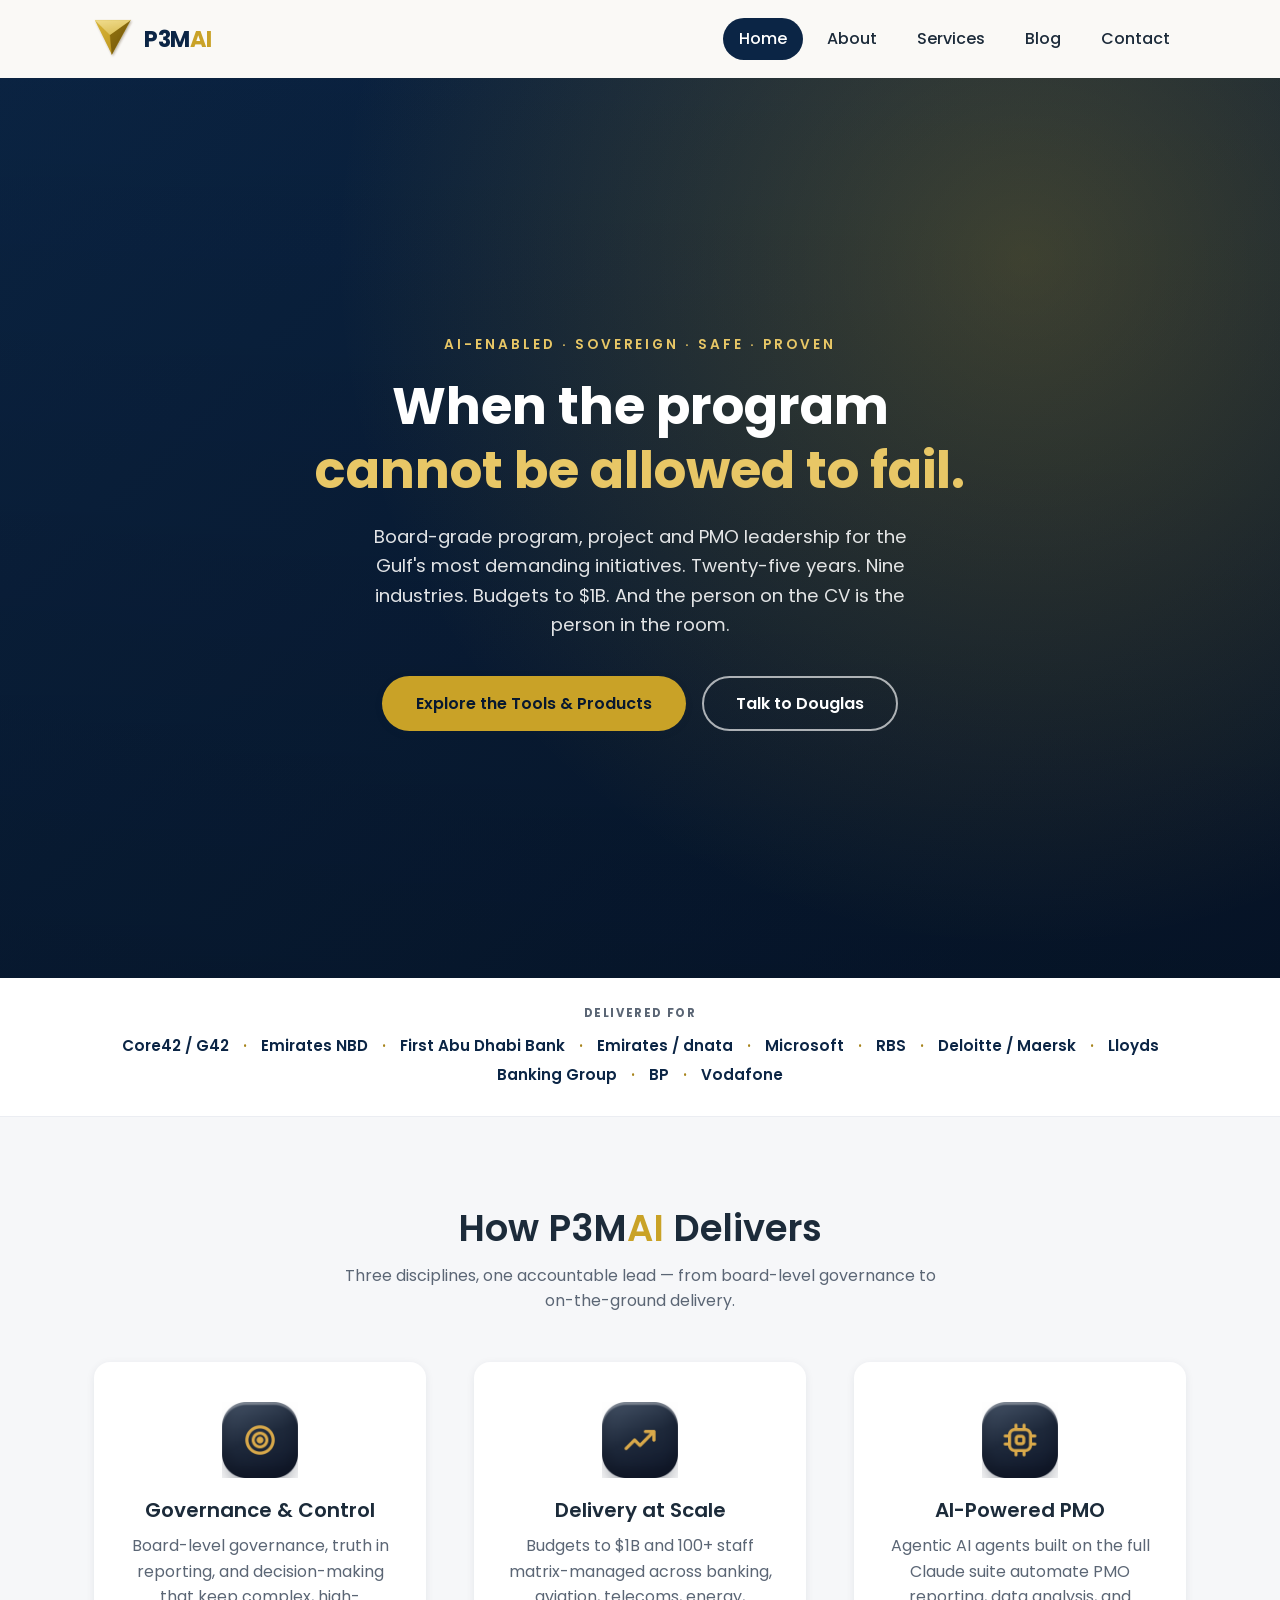
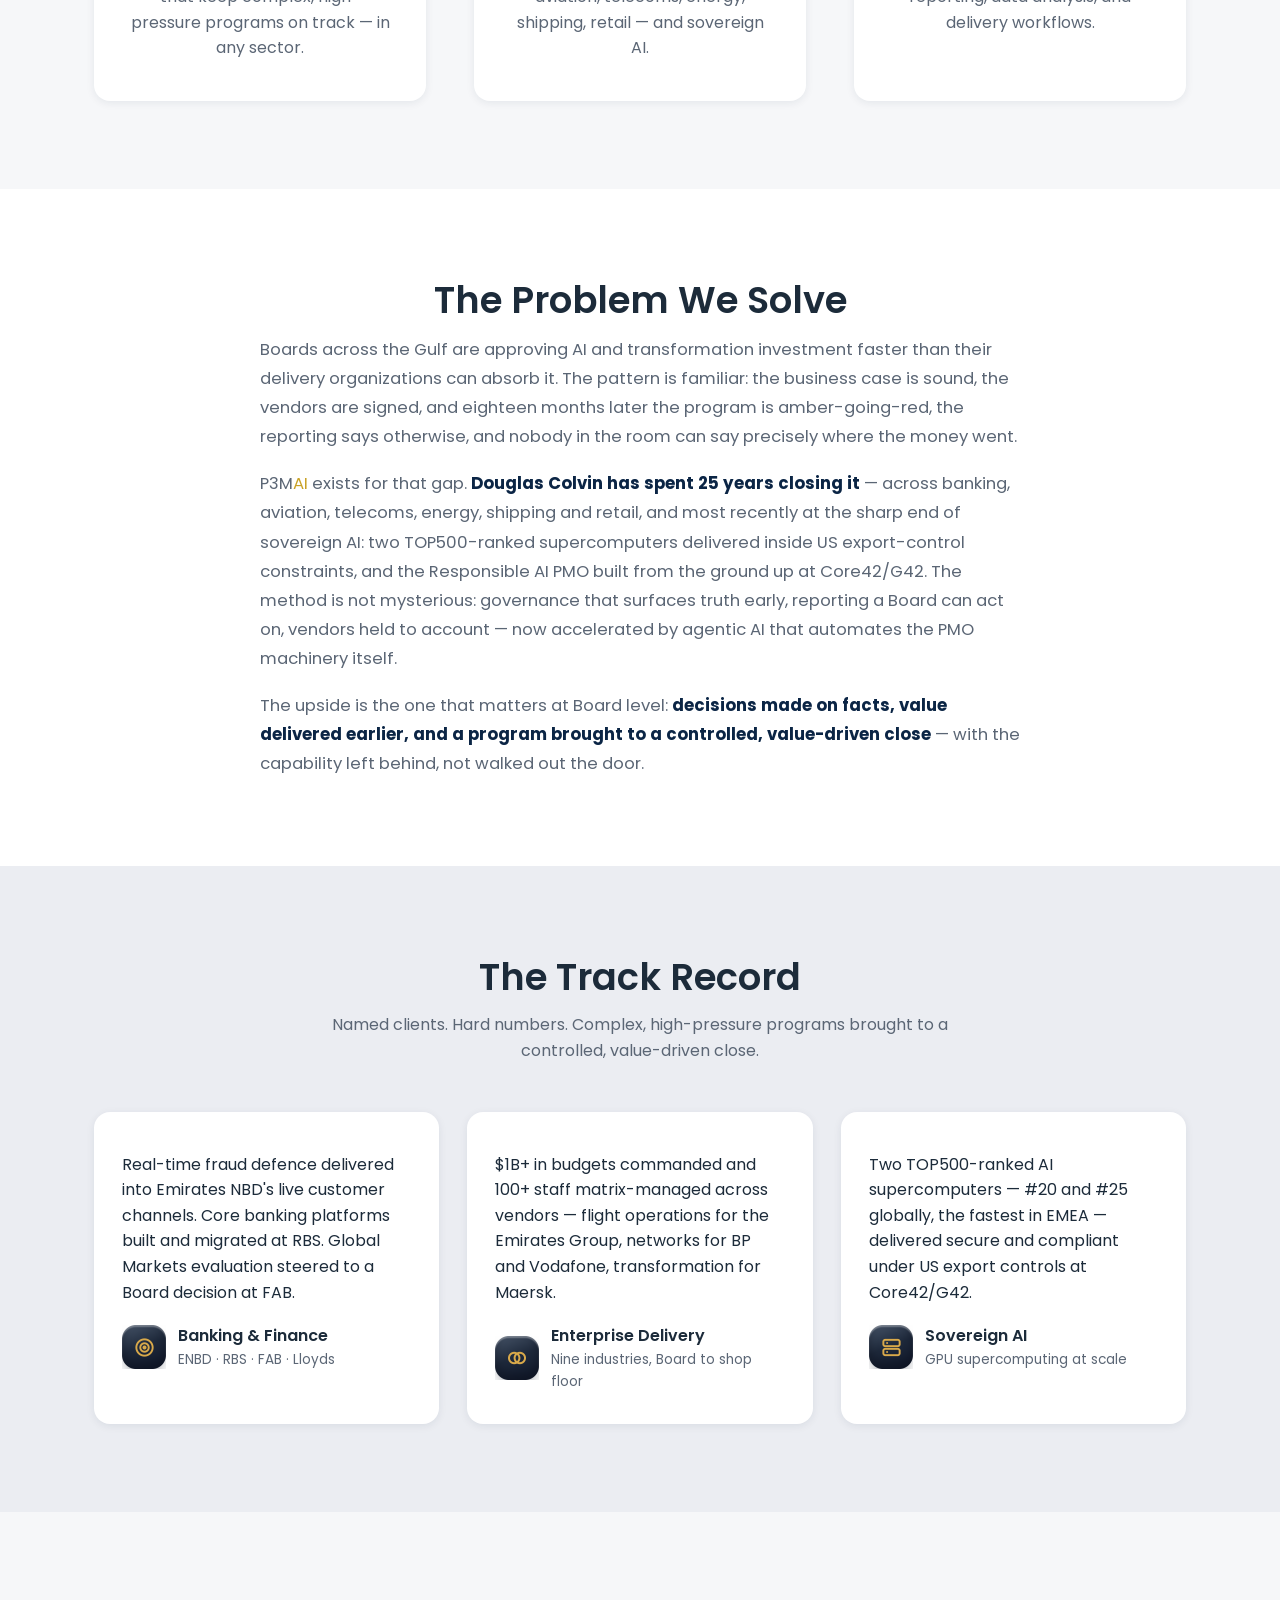
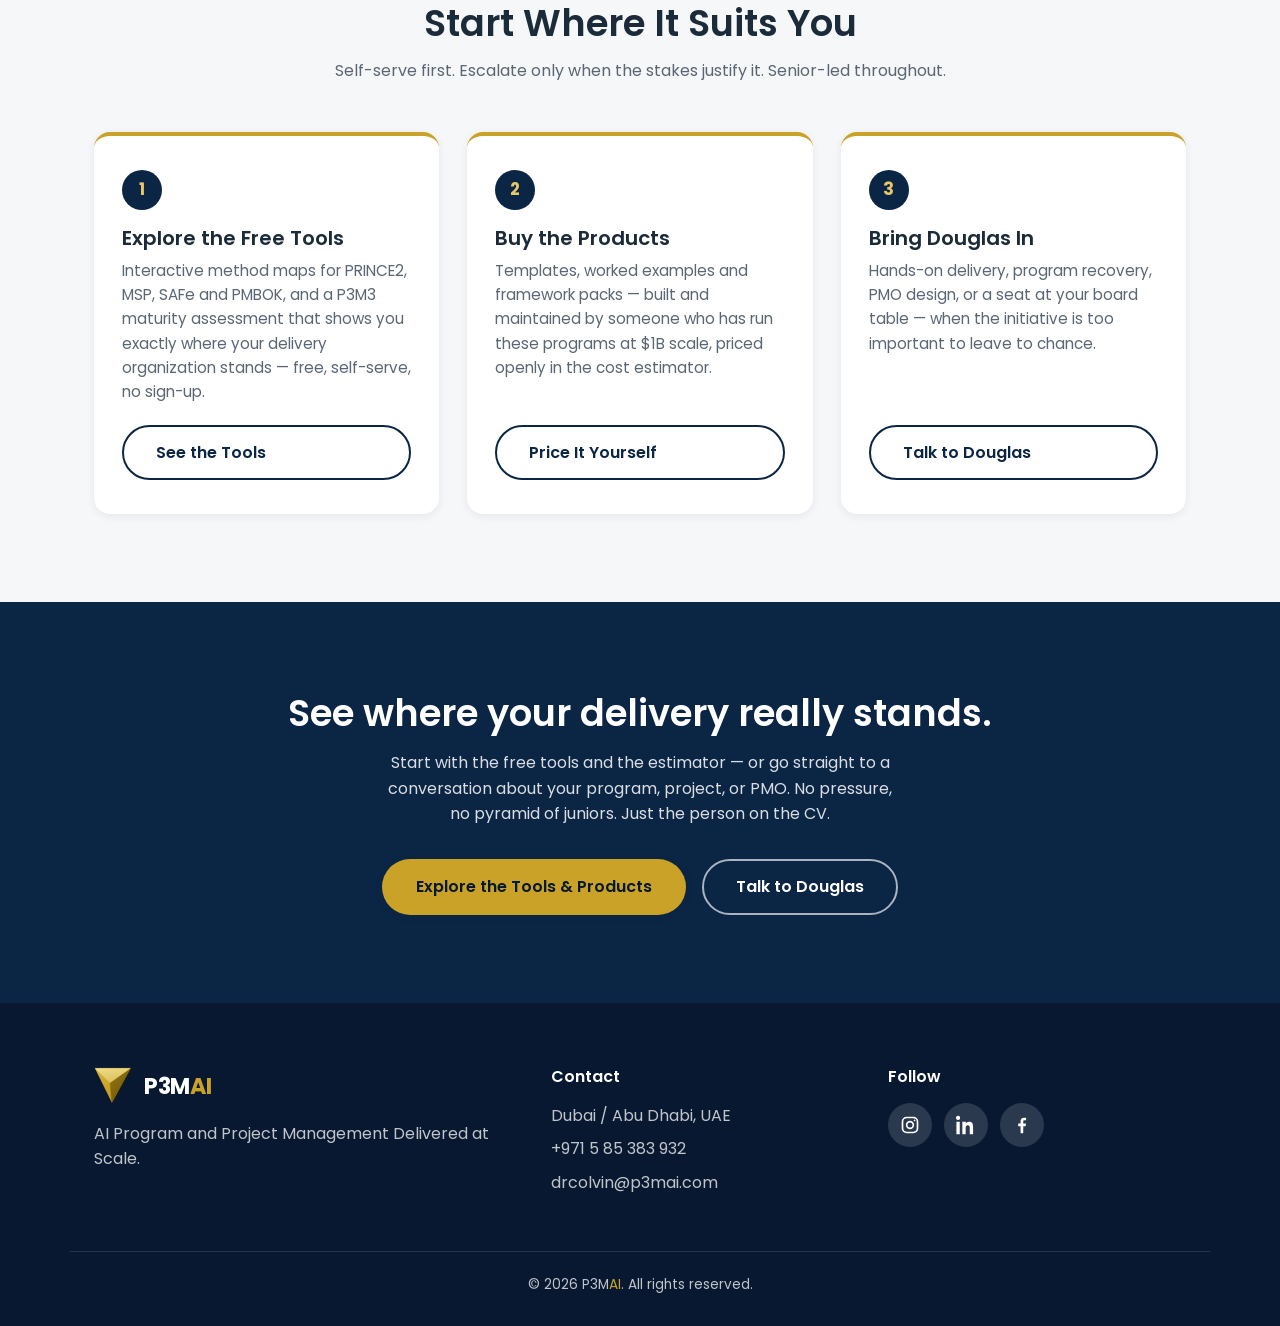
<file: index.html>
<!DOCTYPE html>
<html lang="en">
<head>
  <meta charset="UTF-8">
  <meta name="viewport" content="width=device-width, initial-scale=1.0">
  <title>P3MAI | AI Program and Project Management Delivered at Scale</title>
  <meta name="description" content="Board-grade program, project and PMO leadership for the Gulf's most demanding initiatives — AI-enabled, sovereign and safe. 25 years, nine industries, budgets to $1B.">
  <link rel="icon" type="image/svg+xml" href="favicon.svg?v=2">
  <link rel="preconnect" href="https://fonts.googleapis.com">
  <link rel="preconnect" href="https://fonts.gstatic.com" crossorigin>
  <link href="https://fonts.googleapis.com/css2?family=Poppins:wght@400;500;600;700&display=swap" rel="stylesheet">
  <link rel="stylesheet" href="style.css?v=7">
</head>
<body>

  <div class="page-transition" id="page-transition" aria-hidden="true">
    <div class="loader-mark">P</div>
  </div>

  <header class="site-header">
    <nav class="navbar container">
      <a href="index.html" class="logo"><img src="logo-triangle-navy.svg" alt="P3MAI" class="logo-mark"><span class="logo-text">P3M<span class="brand-ai">AI</span></span></a>
      <button class="nav-toggle" aria-label="Toggle navigation" aria-expanded="false">
        <span></span><span></span><span></span>
      </button>
      <ul class="nav-links">
        <li><a href="index.html" class="active">Home</a></li>
        <li><a href="about.html">About</a></li>
        <li><a href="services.html">Services</a></li>
        <li><a href="blog.html">Blog</a></li>
        <li><a href="contact.html">Contact</a></li>
      </ul>
    </nav>
  </header>

  <main>

    <!-- Hero -->
    <section class="hero">
      <div class="container hero-content">
        <span class="hero-eyebrow">AI-Enabled &middot; Sovereign &middot; Safe &middot; Proven</span>
        <h1>When the program <span>cannot be allowed to fail.</span></h1>
        <p>Board-grade program, project and PMO leadership for the Gulf's most demanding initiatives. Twenty-five years. Nine industries. Budgets to $1B. And the person on the CV is the person in the room.</p>
        <div class="cta-row">
          <a href="services.html" class="btn btn-accent">Explore the Tools &amp; Products</a>
          <a href="contact.html?interest=your%20program%2C%20project%20and%20PMO%20services" class="btn btn-ghost">Talk to Douglas</a>
        </div>
      </div>
    </section>

    <!-- Named clients -->
    <section class="client-strip">
      <div class="container">
        <div class="strip-label">Delivered For</div>
        <div class="strip-names">
          Core42 / G42 <span>&middot;</span> Emirates NBD <span>&middot;</span> First Abu Dhabi Bank <span>&middot;</span> Emirates / dnata <span>&middot;</span> Microsoft <span>&middot;</span> RBS <span>&middot;</span> Deloitte / Maersk <span>&middot;</span> Lloyds Banking Group <span>&middot;</span> BP <span>&middot;</span> Vodafone
        </div>
      </div>
    </section>

    <!-- Features -->
    <section class="features">
      <div class="container">
        <h2 class="section-title reveal">How P3M<span style="color:#C9A227">AI</span> Delivers</h2>
        <p class="section-subtitle reveal">Three disciplines, one accountable lead — from board-level governance to on-the-ground delivery.</p>
        <div class="feature-cards">
          <div class="card reveal">
            <div class="card-icon" style="background:none;width:76px;height:76px;"><img src="governance-and-control.png" alt="Governance and Control" style="width:100%;height:100%;display:block;"></div>
            <h3>Governance &amp; Control</h3>
            <p>Board-level governance, truth in reporting, and decision-making that keep complex, high-pressure programs on track — in any sector.</p>
          </div>
          <div class="card reveal">
            <div class="card-icon" style="background:none;width:76px;height:76px;"><img src="delivery-at-scale.png" alt="Delivery at Scale" style="width:100%;height:100%;display:block;"></div>
            <h3>Delivery at Scale</h3>
            <p>Budgets to $1B and 100+ staff matrix-managed across banking, aviation, telecoms, energy, shipping, retail — and sovereign AI.</p>
          </div>
          <div class="card reveal">
            <div class="card-icon" style="background:none;width:76px;height:76px;"><img src="ai-powered-pmo.png" alt="AI-Powered PMO" style="width:100%;height:100%;display:block;"></div>
            <h3>AI-Powered PMO</h3>
            <p>Agentic AI agents built on the full Claude suite automate PMO reporting, data analysis, and delivery workflows.</p>
          </div>
        </div>
      </div>
    </section>

    <!-- The problem we solve -->
    <section class="story-section">
      <div class="container">
        <h2 class="section-title reveal">The Problem We Solve</h2>
        <div class="story-copy reveal">
          <p>Boards across the Gulf are approving AI and transformation investment faster than their delivery organizations can absorb it. The pattern is familiar: the business case is sound, the vendors are signed, and eighteen months later the program is amber-going-red, the reporting says otherwise, and nobody in the room can say precisely where the money went.</p>
          <p>P3M<span style="color:#C9A227">AI</span> exists for that gap. <strong>Douglas Colvin has spent 25 years closing it</strong> — across banking, aviation, telecoms, energy, shipping and retail, and most recently at the sharp end of sovereign AI: two TOP500-ranked supercomputers delivered inside US export-control constraints, and the Responsible AI PMO built from the ground up at Core42/G42. The method is not mysterious: governance that surfaces truth early, reporting a Board can act on, vendors held to account — now accelerated by agentic AI that automates the PMO machinery itself.</p>
          <p>The upside is the one that matters at Board level: <strong>decisions made on facts, value delivered earlier, and a program brought to a controlled, value-driven close</strong> — with the capability left behind, not walked out the door.</p>
        </div>
      </div>
    </section>

    <!-- Track record -->
    <section class="testimonials">
      <div class="container">
        <h2 class="section-title reveal">The Track Record</h2>
        <p class="section-subtitle reveal">Named clients. Hard numbers. Complex, high-pressure programs brought to a controlled, value-driven close.</p>
        <div class="testimonial-grid">
          <div class="testimonial-card reveal">
            <p class="quote">Real-time fraud defence delivered into Emirates NBD's live customer channels. Core banking platforms built and migrated at RBS. Global Markets evaluation steered to a Board decision at FAB.</p>
            <div class="testimonial-author">
              <div class="author-avatar" style="background:none;width:44px;height:44px;"><img src="mini-budget-governance.png" alt="Banking and Finance" style="width:100%;height:100%;display:block;"></div>
              <div>
                <div class="author-name">Banking &amp; Finance</div>
                <div class="author-role">ENBD &middot; RBS &middot; FAB &middot; Lloyds</div>
              </div>
            </div>
          </div>
          <div class="testimonial-card reveal">
            <p class="quote">$1B+ in budgets commanded and 100+ staff matrix-managed across vendors — flight operations for the Emirates Group, networks for BP and Vodafone, transformation for Maersk.</p>
            <div class="testimonial-author">
              <div class="author-avatar" style="background:none;width:44px;height:44px;"><img src="mini-team-leadership.png" alt="Enterprise Delivery" style="width:100%;height:100%;display:block;"></div>
              <div>
                <div class="author-name">Enterprise Delivery</div>
                <div class="author-role">Nine industries, Board to shop floor</div>
              </div>
            </div>
          </div>
          <div class="testimonial-card reveal">
            <p class="quote">Two TOP500-ranked AI supercomputers — #20 and #25 globally, the fastest in EMEA — delivered secure and compliant under US export controls at Core42/G42.</p>
            <div class="testimonial-author">
              <div class="author-avatar" style="background:none;width:44px;height:44px;"><img src="mini-ai-infrastructure.png" alt="AI Infrastructure" style="width:100%;height:100%;display:block;"></div>
              <div>
                <div class="author-name">Sovereign AI</div>
                <div class="author-role">GPU supercomputing at scale</div>
              </div>
            </div>
          </div>
        </div>
      </div>
    </section>

    <!--
      What colleagues say — REAL testimonials only (site rule: nothing fabricated).
      Uncomment and fill as quotes arrive from past sponsors/colleagues, with their
      permission. Keep name + role + organization; drop any line that can't be attributed.

    <section class="testimonials">
      <div class="container">
        <h2 class="section-title reveal">What Colleagues Say</h2>
        <div class="testimonial-grid">
          <div class="testimonial-card reveal">
            <div class="quote-mark">&ldquo;</div>
            <p class="quote">QUOTE TEXT</p>
            <div class="testimonial-author">
              <div>
                <div class="author-name">NAME</div>
                <div class="author-role">ROLE, ORGANIZATION</div>
              </div>
            </div>
          </div>
        </div>
      </div>
    </section>
    -->

    <!-- Start where it suits you -->
    <section class="features">
      <div class="container">
        <h2 class="section-title reveal">Start Where It Suits You</h2>
        <p class="section-subtitle reveal">Self-serve first. Escalate only when the stakes justify it. Senior-led throughout.</p>
        <div class="ladder-grid">
          <div class="ladder-step reveal">
            <div class="step-num">1</div>
            <h3>Explore the Free Tools</h3>
            <p>Interactive method maps for PRINCE2, MSP, SAFe and PMBOK, and a P3M3 maturity assessment that shows you exactly where your delivery organization stands — free, self-serve, no sign-up.</p>
            <a href="services.html" class="btn btn-outline">See the Tools</a>
          </div>
          <div class="ladder-step reveal">
            <div class="step-num">2</div>
            <h3>Buy the Products</h3>
            <p>Templates, worked examples and framework packs — built and maintained by someone who has run these programs at $1B scale, priced openly in the cost estimator.</p>
            <a href="p3mai_services_cost_estimator.html" class="btn btn-outline">Price It Yourself</a>
          </div>
          <div class="ladder-step reveal">
            <div class="step-num">3</div>
            <h3>Bring Douglas In</h3>
            <p>Hands-on delivery, program recovery, PMO design, or a seat at your board table — when the initiative is too important to leave to chance.</p>
            <a href="contact.html?interest=your%20program%2C%20project%20and%20PMO%20services" class="btn btn-outline">Talk to Douglas</a>
          </div>
        </div>
      </div>
    </section>

    <!-- CTA -->
    <section class="cta">
      <div class="container cta-content reveal">
        <h2>See where your delivery really stands.</h2>
        <p>Start with the free tools and the estimator — or go straight to a conversation about your program, project, or PMO. No pressure, no pyramid of juniors. Just the person on the CV.</p>
        <div class="cta-row">
          <a href="services.html" class="btn btn-accent">Explore the Tools &amp; Products</a>
          <a href="contact.html?interest=your%20program%2C%20project%20and%20PMO%20services" class="btn btn-ghost">Talk to Douglas</a>
        </div>
      </div>
    </section>

  </main>

  <footer class="site-footer">
    <div class="container footer-grid">
      <div class="footer-brand">
        <span class="footer-logo-lockup"><img src="logo-triangle-white.svg" alt="P3MAI" class="footer-logo-mark"><span class="logo-text">P3M<span class="brand-ai">AI</span></span></span>
        <p>AI Program and Project Management Delivered at Scale.</p>
      </div>
      <div class="footer-contact">
        <h4>Contact</h4>
        <p>Dubai / Abu Dhabi, UAE</p>
        <p><a href="tel:+971585383932">+971 5 85 383 932</a></p>
        <p><a href="mailto:drcolvin@p3mai.com">drcolvin@p3mai.com</a></p>
      </div>
      <div class="footer-social">
        <h4>Follow</h4>
        <div class="social-row">
          <a href="https://instagram.com" target="_blank" rel="noopener" aria-label="Instagram">
            <svg viewBox="0 0 24 24" width="20" height="20" fill="none" stroke="currentColor" stroke-width="2"><rect x="3" y="3" width="18" height="18" rx="5"/><circle cx="12" cy="12" r="4"/><circle cx="17.5" cy="6.5" r="1" fill="currentColor" stroke="none"/></svg>
          </a>
          <a href="https://www.linkedin.com/in/douglascolvin/" target="_blank" rel="noopener" aria-label="LinkedIn">
            <svg viewBox="0 0 24 24" width="20" height="20" fill="currentColor"><path d="M4.98 3.5C4.98 4.88 3.87 6 2.5 6S0 4.88 0 3.5 1.12 1 2.5 1s2.48 1.12 2.48 2.5zM.5 8h4V23h-4V8zm7.5 0h3.83v2.05h.05c.53-1 1.85-2.05 3.8-2.05 4.07 0 4.82 2.68 4.82 6.16V23h-4v-6.84c0-1.63-.03-3.73-2.27-3.73-2.27 0-2.62 1.77-2.62 3.6V23h-4V8z"/></svg>
          </a>
          <a href="https://facebook.com" target="_blank" rel="noopener" aria-label="Facebook">
            <svg viewBox="0 0 24 24" width="20" height="20" fill="currentColor"><path d="M13.5 22v-8.5h2.85l.43-3.31H13.5V8c0-.96.27-1.62 1.65-1.62h1.76V3.42C16.6 3.36 15.6 3.27 14.43 3.27c-2.45 0-4.13 1.5-4.13 4.24v2.68H7.44v3.31h2.86V22h3.2z"/></svg>
          </a>
        </div>
      </div>
    </div>
    <div class="footer-bottom container">
      <p>&copy; 2026 P3M<span style="color:#C9A227">AI</span>. All rights reserved.</p>
    </div>
  </footer>

  <script src="script.js?v=8"></script>
</body>
</html>
</file>
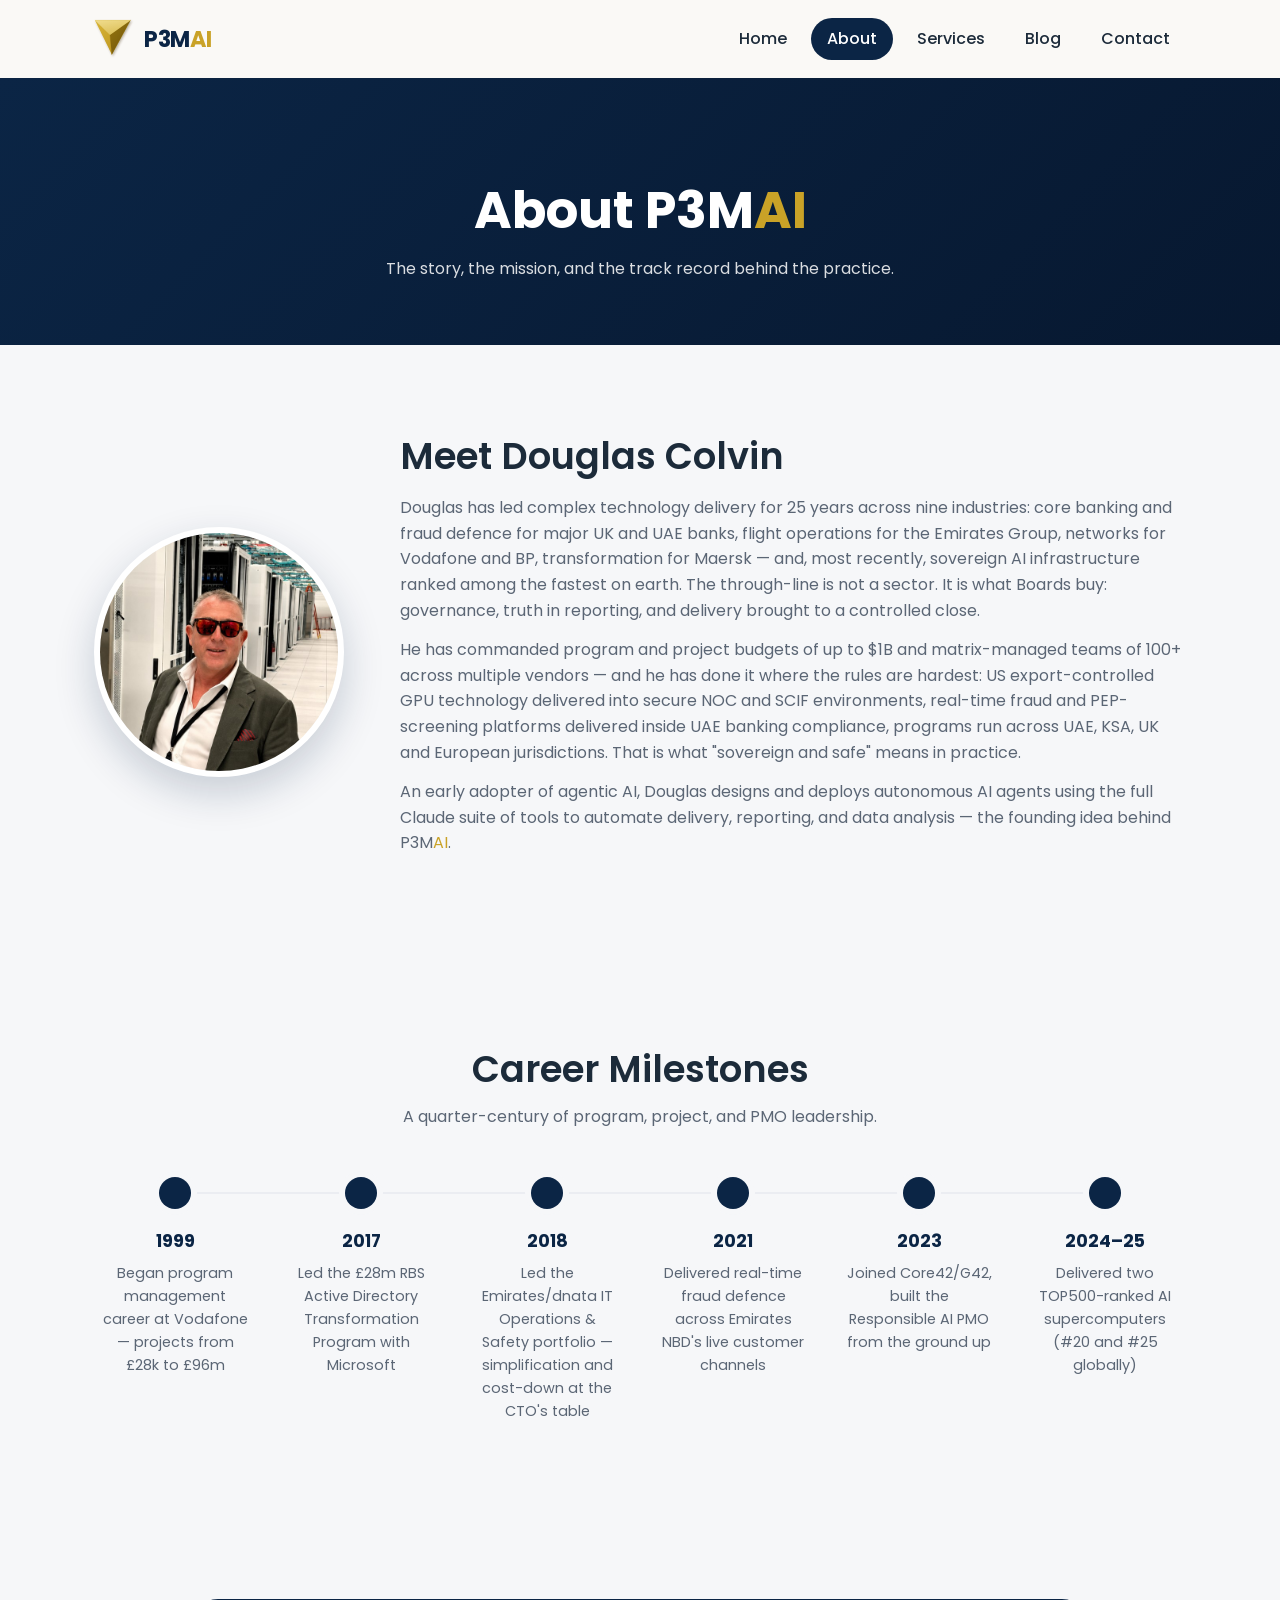
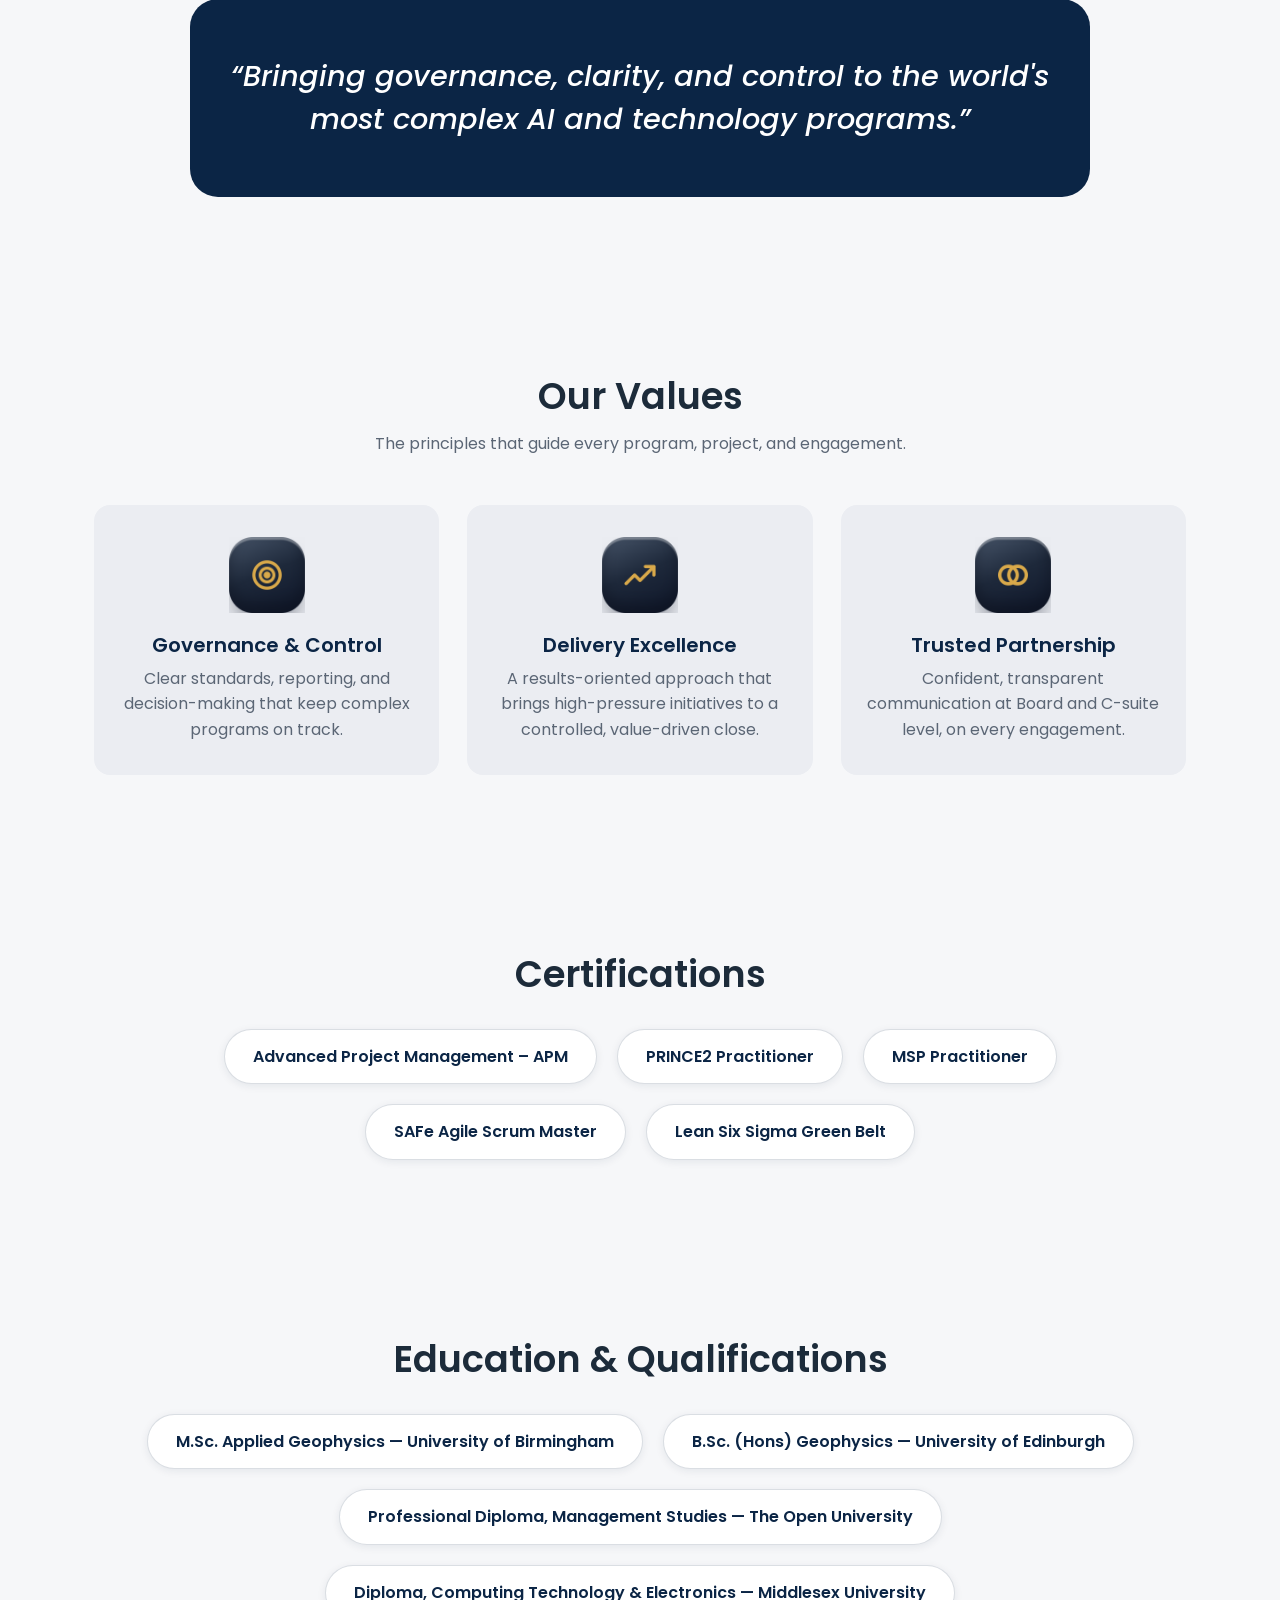
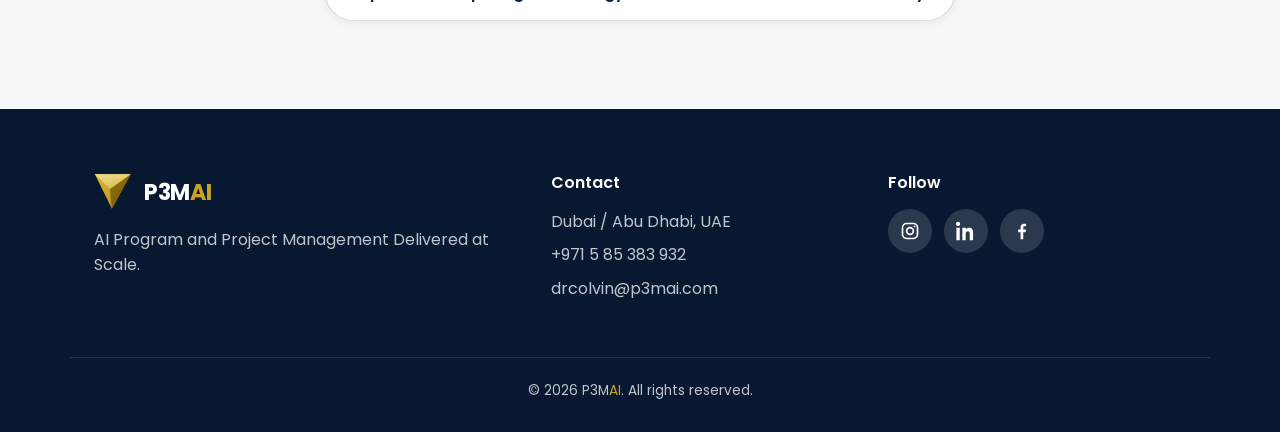
<file: about.html>
<!DOCTYPE html>
<html lang="en">
<head>
  <meta charset="UTF-8">
  <meta name="viewport" content="width=device-width, initial-scale=1.0">
  <title>About Douglas Colvin | P3MAI</title>
  <meta name="description" content="Meet Douglas Colvin, Program and Portfolio Director and founder of P3MAI, with 25+ years delivering AI infrastructure and enterprise transformation programs.">
  <link rel="icon" type="image/svg+xml" href="favicon.svg?v=2">
  <link rel="preconnect" href="https://fonts.googleapis.com">
  <link rel="preconnect" href="https://fonts.gstatic.com" crossorigin>
  <link href="https://fonts.googleapis.com/css2?family=Poppins:wght@400;500;600;700&display=swap" rel="stylesheet">
  <link rel="stylesheet" href="style.css?v=7">
</head>
<body>

  <div class="page-transition" id="page-transition" aria-hidden="true">
    <div class="loader-mark">P</div>
  </div>

  <header class="site-header">
    <nav class="navbar container">
      <a href="index.html" class="logo"><img src="logo-triangle-navy.svg" alt="P3MAI" class="logo-mark"><span class="logo-text">P3M<span class="brand-ai">AI</span></span></a>
      <button class="nav-toggle" aria-label="Toggle navigation" aria-expanded="false">
        <span></span><span></span><span></span>
      </button>
      <ul class="nav-links">
        <li><a href="index.html">Home</a></li>
        <li><a href="about.html" class="active">About</a></li>
        <li><a href="services.html">Services</a></li>
        <li><a href="blog.html">Blog</a></li>
        <li><a href="contact.html">Contact</a></li>
      </ul>
    </nav>
  </header>

  <main>

    <section class="page-hero">
      <div class="container">
        <h1>About P3M<span style="color:#C9A227">AI</span></h1>
        <p>The story, the mission, and the track record behind the practice.</p>
      </div>
    </section>

    <section class="about-story">
      <div class="container about-grid">
        <img src="douglas.jpg" alt="Douglas Colvin, Founder of P3MAI" class="about-photo reveal">
        <div class="story-text reveal">
          <h2>Meet Douglas Colvin</h2>
          <p>Douglas has led complex technology delivery for 25 years across nine industries: core banking and fraud defence for major UK and UAE banks, flight operations for the Emirates Group, networks for Vodafone and BP, transformation for Maersk — and, most recently, sovereign AI infrastructure ranked among the fastest on earth. The through-line is not a sector. It is what Boards buy: governance, truth in reporting, and delivery brought to a controlled close.</p>
          <p>He has commanded program and project budgets of up to $1B and matrix-managed teams of 100+ across multiple vendors — and he has done it where the rules are hardest: US export-controlled GPU technology delivered into secure NOC and SCIF environments, real-time fraud and PEP-screening platforms delivered inside UAE banking compliance, programs run across UAE, KSA, UK and European jurisdictions. That is what "sovereign and safe" means in practice.</p>
          <p>An early adopter of agentic AI, Douglas designs and deploys autonomous AI agents using the full Claude suite of tools to automate delivery, reporting, and data analysis — the founding idea behind P3M<span style="color:#C9A227">AI</span>.</p>
        </div>
      </div>
    </section>

    <section class="timeline-section">
      <div class="container">
        <h2 class="section-title reveal">Career Milestones</h2>
        <p class="section-subtitle reveal">A quarter-century of program, project, and PMO leadership.</p>
        <div class="timeline">
          <div class="timeline-item reveal">
            <div class="timeline-dot"></div>
            <div class="timeline-year">1999</div>
            <div class="timeline-label">Began program management career at Vodafone — projects from £28k to £96m</div>
          </div>
          <div class="timeline-item reveal">
            <div class="timeline-dot"></div>
            <div class="timeline-year">2017</div>
            <div class="timeline-label">Led the £28m RBS Active Directory Transformation Program with Microsoft</div>
          </div>
          <div class="timeline-item reveal">
            <div class="timeline-dot"></div>
            <div class="timeline-year">2018</div>
            <div class="timeline-label">Led the Emirates/dnata IT Operations &amp; Safety portfolio — simplification and cost-down at the CTO's table</div>
          </div>
          <div class="timeline-item reveal">
            <div class="timeline-dot"></div>
            <div class="timeline-year">2021</div>
            <div class="timeline-label">Delivered real-time fraud defence across Emirates NBD's live customer channels</div>
          </div>
          <div class="timeline-item reveal">
            <div class="timeline-dot"></div>
            <div class="timeline-year">2023</div>
            <div class="timeline-label">Joined Core42/G42, built the Responsible AI PMO from the ground up</div>
          </div>
          <div class="timeline-item reveal">
            <div class="timeline-dot"></div>
            <div class="timeline-year">2024–25</div>
            <div class="timeline-label">Delivered two TOP500-ranked AI supercomputers (#20 and #25 globally)</div>
          </div>
        </div>
      </div>
    </section>

    <section class="mission-section">
      <div class="container">
        <div class="mission reveal">
          <blockquote>&ldquo;Bringing governance, clarity, and control to the world's most complex AI and technology programs.&rdquo;</blockquote>
        </div>
      </div>
    </section>

    <section class="values">
      <div class="container">
        <h2 class="section-title reveal">Our Values</h2>
        <p class="section-subtitle reveal">The principles that guide every program, project, and engagement.</p>
        <div class="values-grid">
          <div class="value-card reveal">
            <div class="card-icon" style="background:none;width:76px;height:76px;"><img src="governance-and-control.png" alt="Governance and Control" style="width:100%;height:100%;display:block;"></div>
            <h3>Governance &amp; Control</h3>
            <p>Clear standards, reporting, and decision-making that keep complex programs on track.</p>
          </div>
          <div class="value-card reveal">
            <div class="card-icon" style="background:none;width:76px;height:76px;"><img src="delivery-excellence.png" alt="Delivery Excellence" style="width:100%;height:100%;display:block;"></div>
            <h3>Delivery Excellence</h3>
            <p>A results-oriented approach that brings high-pressure initiatives to a controlled, value-driven close.</p>
          </div>
          <div class="value-card reveal">
            <div class="card-icon" style="background:none;width:76px;height:76px;"><img src="trusted-partnership.png" alt="Trusted Partnership" style="width:100%;height:100%;display:block;"></div>
            <h3>Trusted Partnership</h3>
            <p>Confident, transparent communication at Board and C-suite level, on every engagement.</p>
          </div>
        </div>
      </div>
    </section>

    <section class="certifications">
      <div class="container">
        <h2 class="section-title reveal">Certifications</h2>
        <div class="cert-list">
          <div class="cert-item reveal">Advanced Project Management – APM</div>
          <div class="cert-item reveal">PRINCE2 Practitioner</div>
          <div class="cert-item reveal">MSP Practitioner</div>
          <div class="cert-item reveal">SAFe Agile Scrum Master</div>
          <div class="cert-item reveal">Lean Six Sigma Green Belt</div>
        </div>
      </div>
    </section>

    <section class="certifications">
      <div class="container">
        <h2 class="section-title reveal">Education &amp; Qualifications</h2>
        <div class="cert-list">
          <div class="cert-item reveal">M.Sc. Applied Geophysics — University of Birmingham</div>
          <div class="cert-item reveal">B.Sc. (Hons) Geophysics — University of Edinburgh</div>
          <div class="cert-item reveal">Professional Diploma, Management Studies — The Open University</div>
          <div class="cert-item reveal">Diploma, Computing Technology &amp; Electronics — Middlesex University</div>
        </div>
      </div>
    </section>

  </main>

  <footer class="site-footer">
    <div class="container footer-grid">
      <div class="footer-brand">
        <span class="footer-logo-lockup"><img src="logo-triangle-white.svg" alt="P3MAI" class="footer-logo-mark"><span class="logo-text">P3M<span class="brand-ai">AI</span></span></span>
        <p>AI Program and Project Management Delivered at Scale.</p>
      </div>
      <div class="footer-contact">
        <h4>Contact</h4>
        <p>Dubai / Abu Dhabi, UAE</p>
        <p><a href="tel:+971585383932">+971 5 85 383 932</a></p>
        <p><a href="mailto:drcolvin@p3mai.com">drcolvin@p3mai.com</a></p>
      </div>
      <div class="footer-social">
        <h4>Follow</h4>
        <div class="social-row">
          <a href="https://instagram.com" target="_blank" rel="noopener" aria-label="Instagram">
            <svg viewBox="0 0 24 24" width="20" height="20" fill="none" stroke="currentColor" stroke-width="2"><rect x="3" y="3" width="18" height="18" rx="5"/><circle cx="12" cy="12" r="4"/><circle cx="17.5" cy="6.5" r="1" fill="currentColor" stroke="none"/></svg>
          </a>
          <a href="https://www.linkedin.com/in/douglascolvin/" target="_blank" rel="noopener" aria-label="LinkedIn">
            <svg viewBox="0 0 24 24" width="20" height="20" fill="currentColor"><path d="M4.98 3.5C4.98 4.88 3.87 6 2.5 6S0 4.88 0 3.5 1.12 1 2.5 1s2.48 1.12 2.48 2.5zM.5 8h4V23h-4V8zm7.5 0h3.83v2.05h.05c.53-1 1.85-2.05 3.8-2.05 4.07 0 4.82 2.68 4.82 6.16V23h-4v-6.84c0-1.63-.03-3.73-2.27-3.73-2.27 0-2.62 1.77-2.62 3.6V23h-4V8z"/></svg>
          </a>
          <a href="https://facebook.com" target="_blank" rel="noopener" aria-label="Facebook">
            <svg viewBox="0 0 24 24" width="20" height="20" fill="currentColor"><path d="M13.5 22v-8.5h2.85l.43-3.31H13.5V8c0-.96.27-1.62 1.65-1.62h1.76V3.42C16.6 3.36 15.6 3.27 14.43 3.27c-2.45 0-4.13 1.5-4.13 4.24v2.68H7.44v3.31h2.86V22h3.2z"/></svg>
          </a>
        </div>
      </div>
    </div>
    <div class="footer-bottom container">
      <p>&copy; 2026 P3M<span style="color:#C9A227">AI</span>. All rights reserved.</p>
    </div>
  </footer>

  <script src="script.js?v=8"></script>
</body>
</html>
</file>
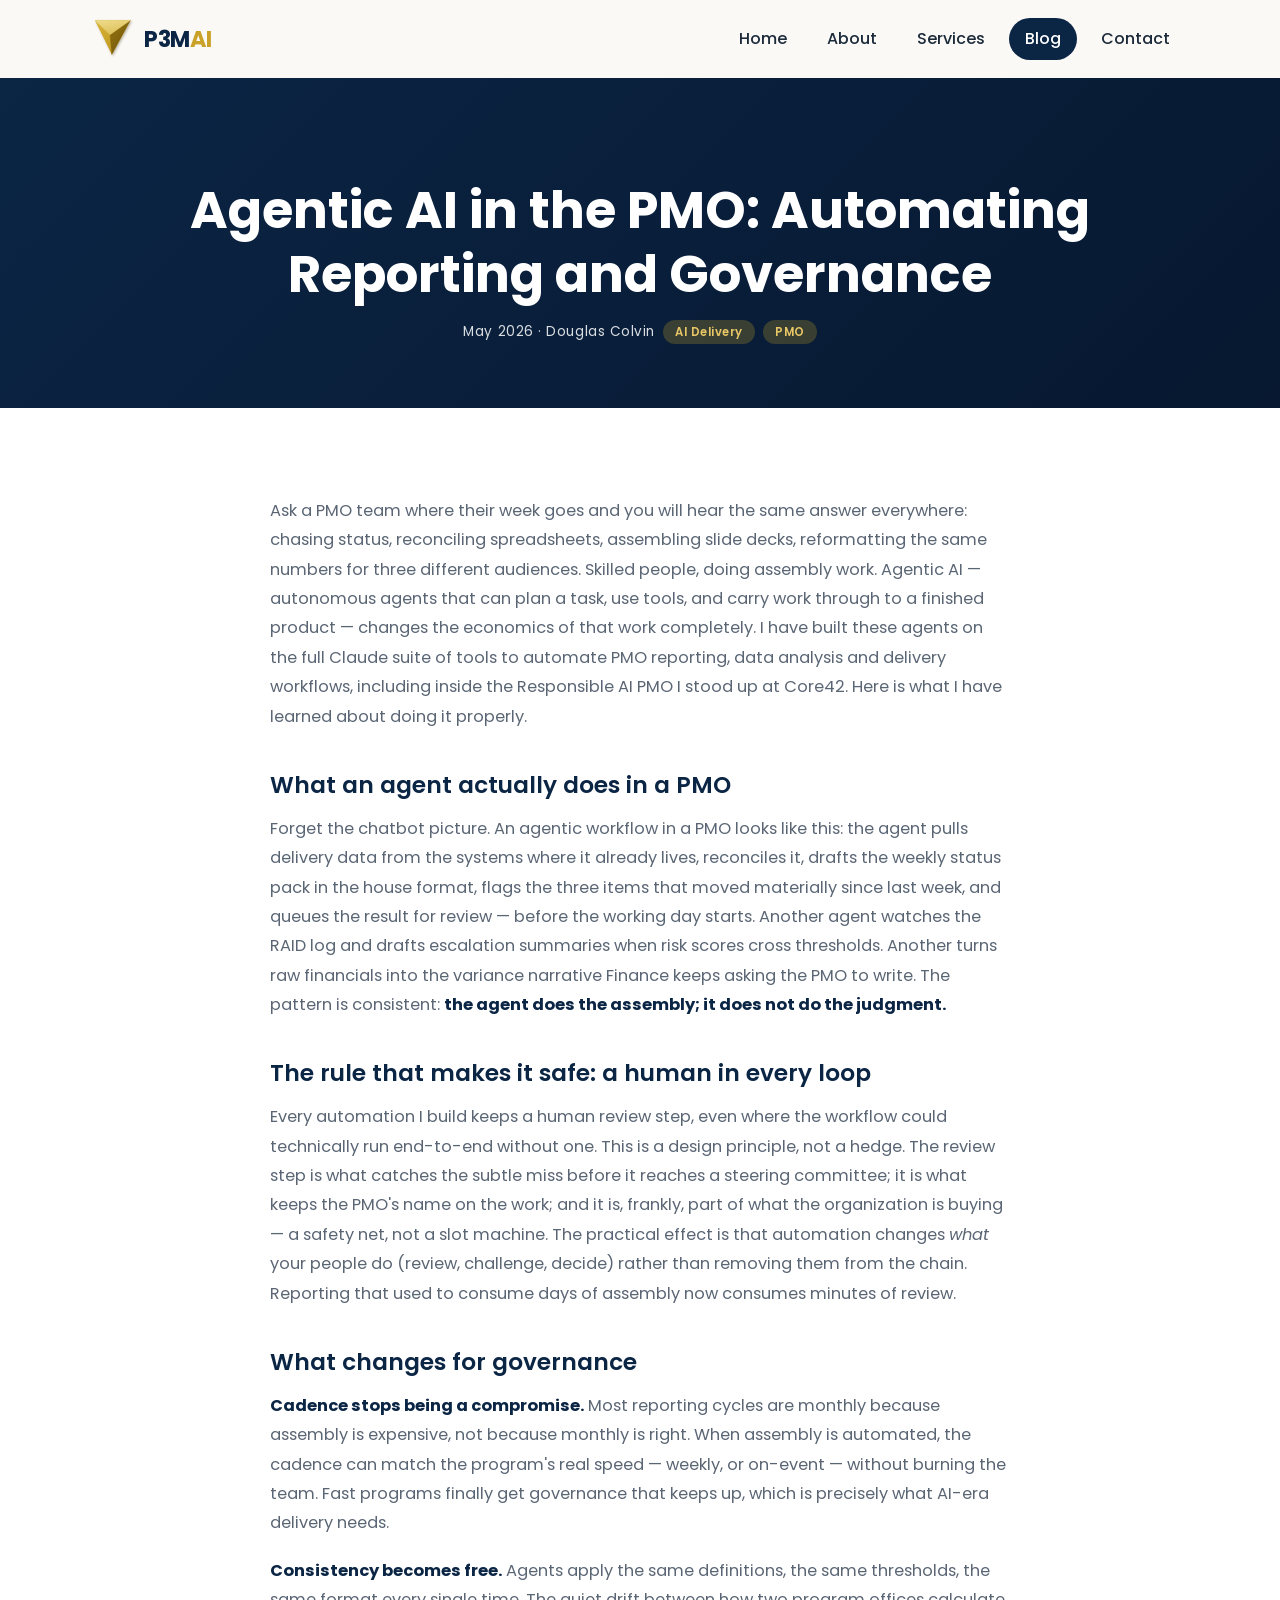
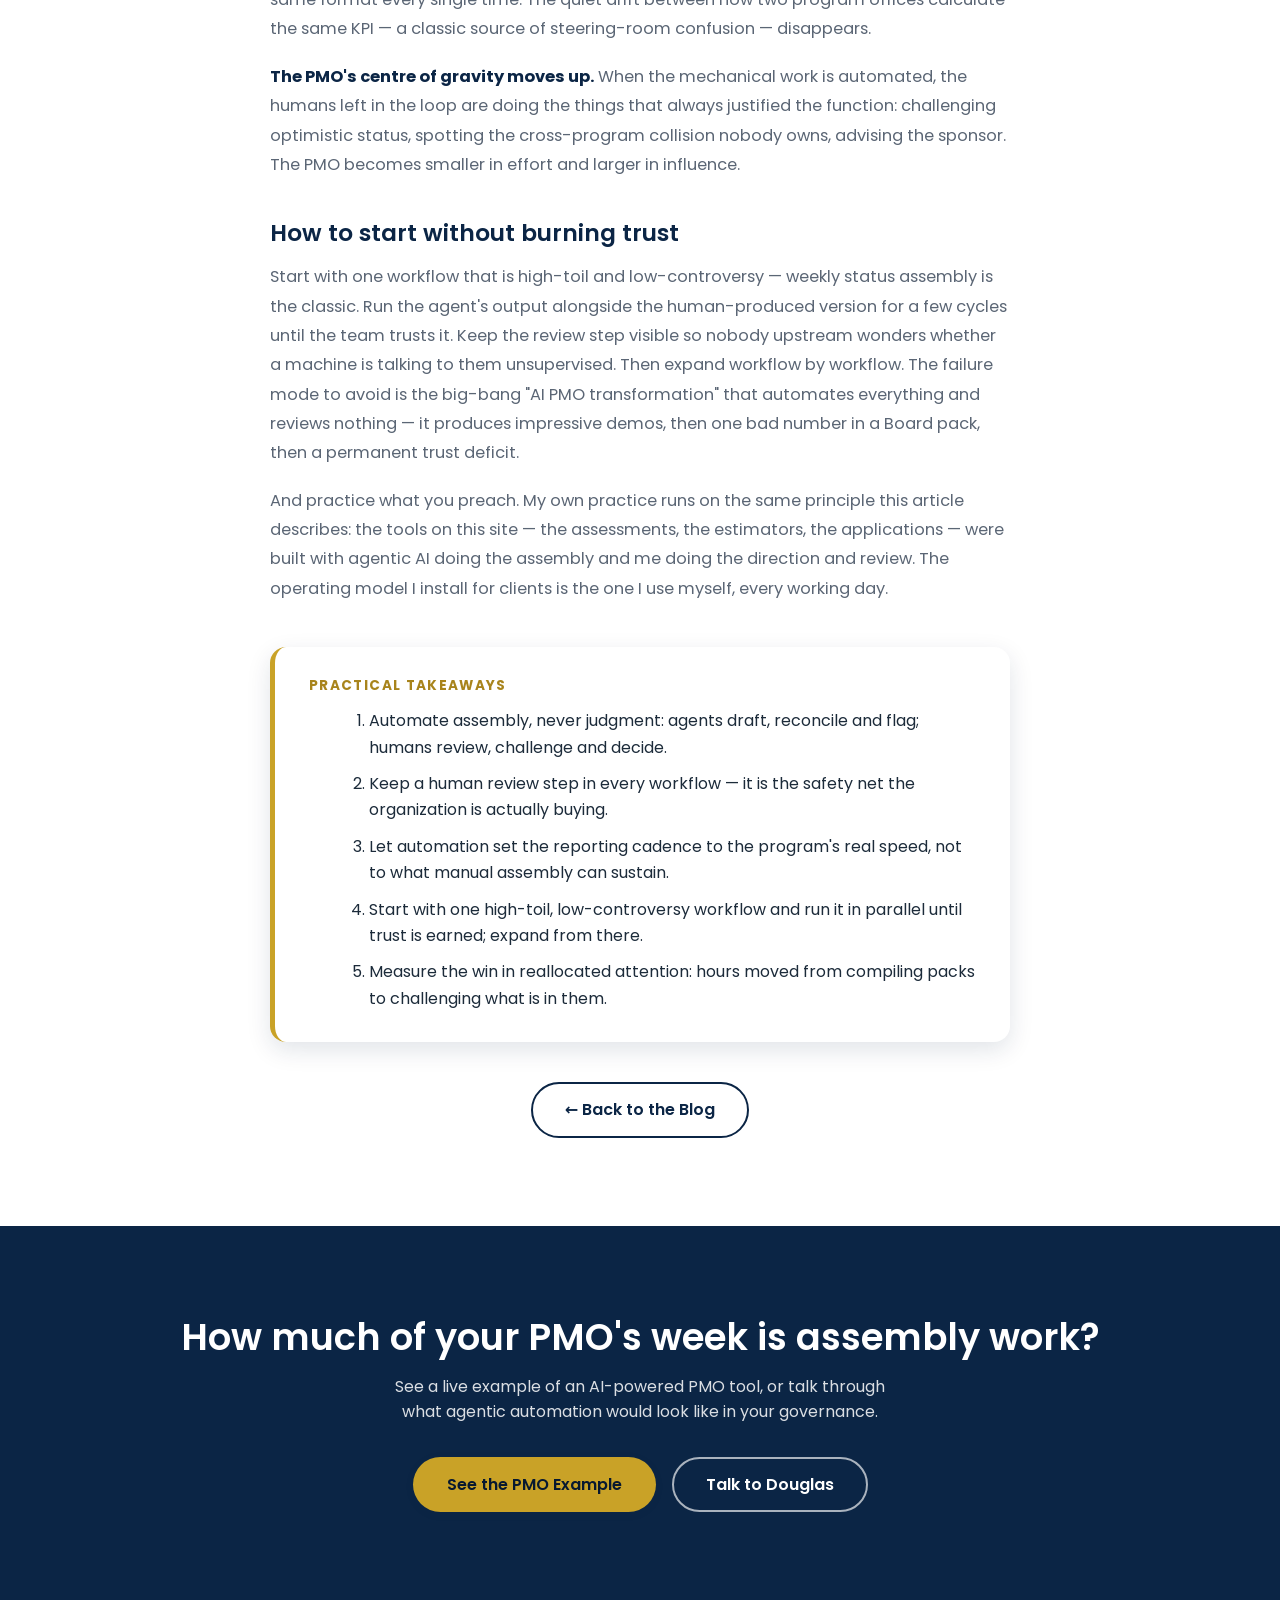
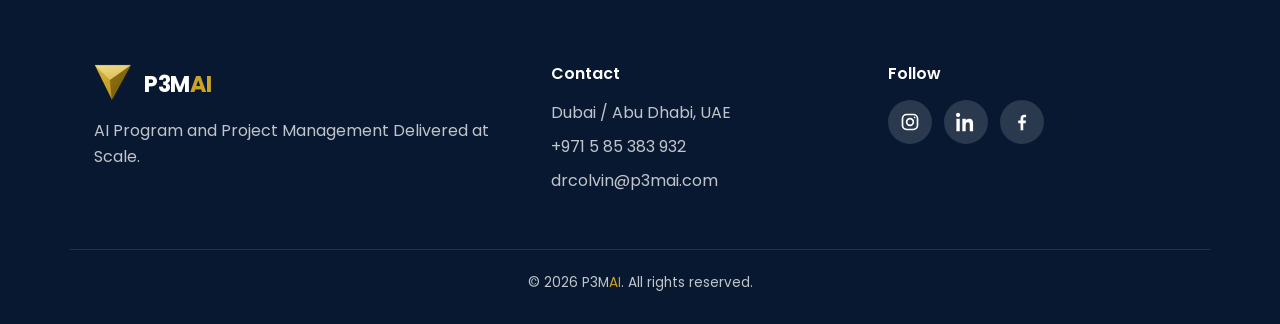
<file: agentic-ai-in-the-pmo.html>
<!DOCTYPE html>
<html lang="en">
<head>
  <meta charset="UTF-8">
  <meta name="viewport" content="width=device-width, initial-scale=1.0">
  <title>Agentic AI in the PMO: Automating Reporting and Governance | P3MAI</title>
  <meta name="description" content="Autonomous AI agents are changing what a PMO can do. How agentic AI built on the Claude suite automates reporting, data analysis, and delivery workflows — with a human safety net.">
  <link rel="icon" type="image/svg+xml" href="favicon.svg?v=2">
  <link rel="preconnect" href="https://fonts.googleapis.com">
  <link rel="preconnect" href="https://fonts.gstatic.com" crossorigin>
  <link href="https://fonts.googleapis.com/css2?family=Poppins:wght@400;500;600;700&display=swap" rel="stylesheet">
  <link rel="stylesheet" href="style.css?v=7">
</head>
<body>

  <div class="page-transition" id="page-transition" aria-hidden="true">
    <div class="loader-mark">P</div>
  </div>

  <header class="site-header">
    <nav class="navbar container">
      <a href="index.html" class="logo"><img src="logo-triangle-navy.svg" alt="P3MAI" class="logo-mark"><span class="logo-text">P3M<span class="brand-ai">AI</span></span></a>
      <button class="nav-toggle" aria-label="Toggle navigation" aria-expanded="false">
        <span></span><span></span><span></span>
      </button>
      <ul class="nav-links">
        <li><a href="index.html">Home</a></li>
        <li><a href="about.html">About</a></li>
        <li><a href="services.html">Services</a></li>
        <li><a href="blog.html" class="active">Blog</a></li>
        <li><a href="contact.html">Contact</a></li>
      </ul>
    </nav>
  </header>

  <main>

    <section class="page-hero">
      <div class="container">
        <h1>Agentic AI in the PMO: Automating Reporting and Governance</h1>
        <p class="article-meta">May 2026 &middot; Douglas Colvin<span class="tag">AI Delivery</span><span class="tag">PMO</span></p>
      </div>
    </section>

    <section class="story-section">
      <div class="container">
        <div class="article-body reveal">
          <p>Ask a PMO team where their week goes and you will hear the same answer everywhere: chasing status, reconciling spreadsheets, assembling slide decks, reformatting the same numbers for three different audiences. Skilled people, doing assembly work. Agentic AI — autonomous agents that can plan a task, use tools, and carry work through to a finished product — changes the economics of that work completely. I have built these agents on the full Claude suite of tools to automate PMO reporting, data analysis and delivery workflows, including inside the Responsible AI PMO I stood up at Core42. Here is what I have learned about doing it properly.</p>

          <h2>What an agent actually does in a PMO</h2>
          <p>Forget the chatbot picture. An agentic workflow in a PMO looks like this: the agent pulls delivery data from the systems where it already lives, reconciles it, drafts the weekly status pack in the house format, flags the three items that moved materially since last week, and queues the result for review — before the working day starts. Another agent watches the RAID log and drafts escalation summaries when risk scores cross thresholds. Another turns raw financials into the variance narrative Finance keeps asking the PMO to write. The pattern is consistent: <strong>the agent does the assembly; it does not do the judgment.</strong></p>

          <h2>The rule that makes it safe: a human in every loop</h2>
          <p>Every automation I build keeps a human review step, even where the workflow could technically run end-to-end without one. This is a design principle, not a hedge. The review step is what catches the subtle miss before it reaches a steering committee; it is what keeps the PMO's name on the work; and it is, frankly, part of what the organization is buying — a safety net, not a slot machine. The practical effect is that automation changes <em>what</em> your people do (review, challenge, decide) rather than removing them from the chain. Reporting that used to consume days of assembly now consumes minutes of review.</p>

          <h2>What changes for governance</h2>
          <p><strong>Cadence stops being a compromise.</strong> Most reporting cycles are monthly because assembly is expensive, not because monthly is right. When assembly is automated, the cadence can match the program's real speed — weekly, or on-event — without burning the team. Fast programs finally get governance that keeps up, which is precisely what AI-era delivery needs.</p>
          <p><strong>Consistency becomes free.</strong> Agents apply the same definitions, the same thresholds, the same format every single time. The quiet drift between how two program offices calculate the same KPI — a classic source of steering-room confusion — disappears.</p>
          <p><strong>The PMO's centre of gravity moves up.</strong> When the mechanical work is automated, the humans left in the loop are doing the things that always justified the function: challenging optimistic status, spotting the cross-program collision nobody owns, advising the sponsor. The PMO becomes smaller in effort and larger in influence.</p>

          <h2>How to start without burning trust</h2>
          <p>Start with one workflow that is high-toil and low-controversy — weekly status assembly is the classic. Run the agent's output alongside the human-produced version for a few cycles until the team trusts it. Keep the review step visible so nobody upstream wonders whether a machine is talking to them unsupervised. Then expand workflow by workflow. The failure mode to avoid is the big-bang "AI PMO transformation" that automates everything and reviews nothing — it produces impressive demos, then one bad number in a Board pack, then a permanent trust deficit.</p>
          <p>And practice what you preach. My own practice runs on the same principle this article describes: the tools on this site — the assessments, the estimators, the applications — were built with agentic AI doing the assembly and me doing the direction and review. The operating model I install for clients is the one I use myself, every working day.</p>
        </div>

        <div class="takeaways reveal">
          <h3>Practical Takeaways</h3>
          <ol>
            <li>Automate assembly, never judgment: agents draft, reconcile and flag; humans review, challenge and decide.</li>
            <li>Keep a human review step in every workflow — it is the safety net the organization is actually buying.</li>
            <li>Let automation set the reporting cadence to the program's real speed, not to what manual assembly can sustain.</li>
            <li>Start with one high-toil, low-controversy workflow and run it in parallel until trust is earned; expand from there.</li>
            <li>Measure the win in reallocated attention: hours moved from compiling packs to challenging what is in them.</li>
          </ol>
        </div>

        <div class="article-backlink reveal">
          <a href="blog.html" class="btn btn-outline">&larr; Back to the Blog</a>
        </div>
      </div>
    </section>

    <section class="cta">
      <div class="container cta-content reveal">
        <h2>How much of your PMO's week is assembly work?</h2>
        <p>See a live example of an AI-powered PMO tool, or talk through what agentic automation would look like in your governance.</p>
        <div class="cta-row">
          <a href="https://apps.p3mai.com/pmo" class="btn btn-accent">See the PMO Example</a>
          <a href="contact.html?interest=your%20PMO%20services" class="btn btn-ghost">Talk to Douglas</a>
        </div>
      </div>
    </section>

  </main>

  <footer class="site-footer">
    <div class="container footer-grid">
      <div class="footer-brand">
        <span class="footer-logo-lockup"><img src="logo-triangle-white.svg" alt="P3MAI" class="footer-logo-mark"><span class="logo-text">P3M<span class="brand-ai">AI</span></span></span>
        <p>AI Program and Project Management Delivered at Scale.</p>
      </div>
      <div class="footer-contact">
        <h4>Contact</h4>
        <p>Dubai / Abu Dhabi, UAE</p>
        <p><a href="tel:+971585383932">+971 5 85 383 932</a></p>
        <p><a href="mailto:drcolvin@p3mai.com">drcolvin@p3mai.com</a></p>
      </div>
      <div class="footer-social">
        <h4>Follow</h4>
        <div class="social-row">
          <a href="https://instagram.com" target="_blank" rel="noopener" aria-label="Instagram">
            <svg viewBox="0 0 24 24" width="20" height="20" fill="none" stroke="currentColor" stroke-width="2"><rect x="3" y="3" width="18" height="18" rx="5"/><circle cx="12" cy="12" r="4"/><circle cx="17.5" cy="6.5" r="1" fill="currentColor" stroke="none"/></svg>
          </a>
          <a href="https://www.linkedin.com/in/douglascolvin/" target="_blank" rel="noopener" aria-label="LinkedIn">
            <svg viewBox="0 0 24 24" width="20" height="20" fill="currentColor"><path d="M4.98 3.5C4.98 4.88 3.87 6 2.5 6S0 4.88 0 3.5 1.12 1 2.5 1s2.48 1.12 2.48 2.5zM.5 8h4V23h-4V8zm7.5 0h3.83v2.05h.05c.53-1 1.85-2.05 3.8-2.05 4.07 0 4.82 2.68 4.82 6.16V23h-4v-6.84c0-1.63-.03-3.73-2.27-3.73-2.27 0-2.62 1.77-2.62 3.6V23h-4V8z"/></svg>
          </a>
          <a href="https://facebook.com" target="_blank" rel="noopener" aria-label="Facebook">
            <svg viewBox="0 0 24 24" width="20" height="20" fill="currentColor"><path d="M13.5 22v-8.5h2.85l.43-3.31H13.5V8c0-.96.27-1.62 1.65-1.62h1.76V3.42C16.6 3.36 15.6 3.27 14.43 3.27c-2.45 0-4.13 1.5-4.13 4.24v2.68H7.44v3.31h2.86V22h3.2z"/></svg>
          </a>
        </div>
      </div>
    </div>
    <div class="footer-bottom container">
      <p>&copy; 2026 P3M<span style="color:#C9A227">AI</span>. All rights reserved.</p>
    </div>
  </footer>

  <script src="script.js?v=8"></script>
</body>
</html>
</file>
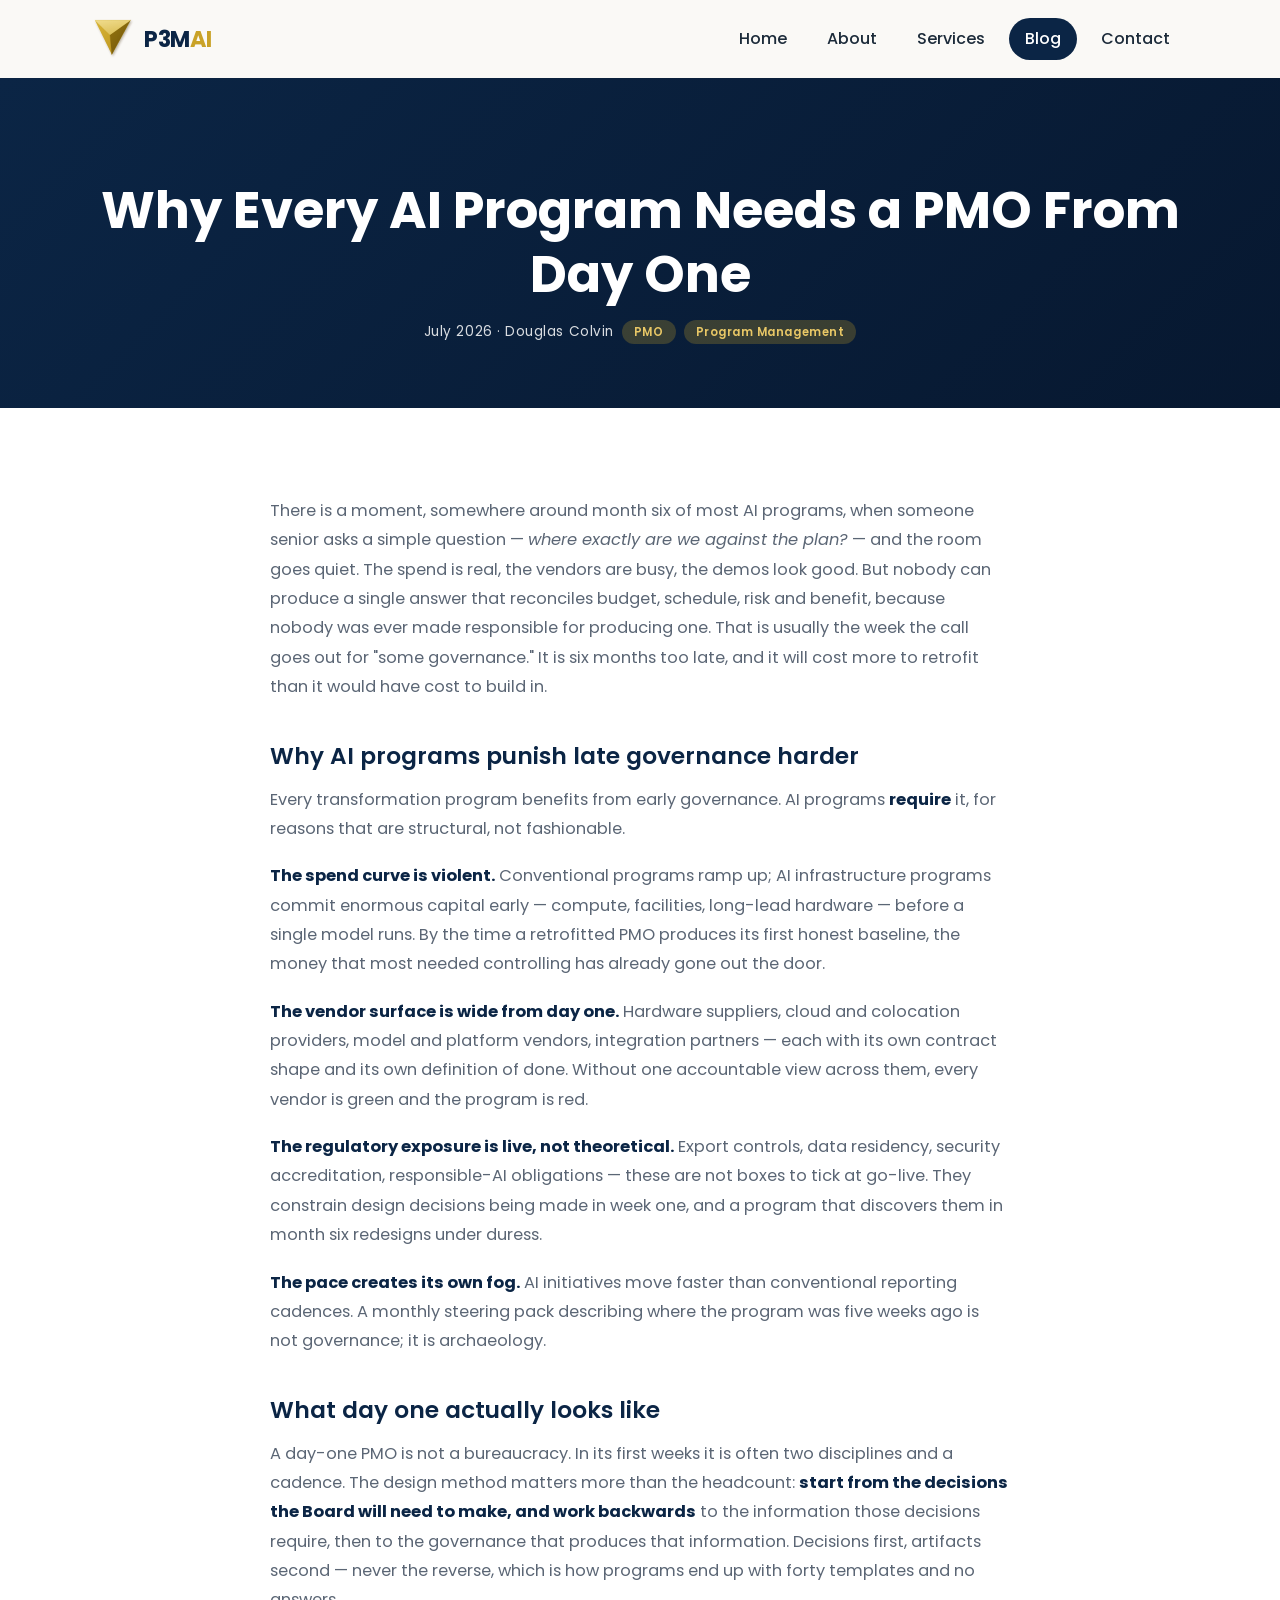
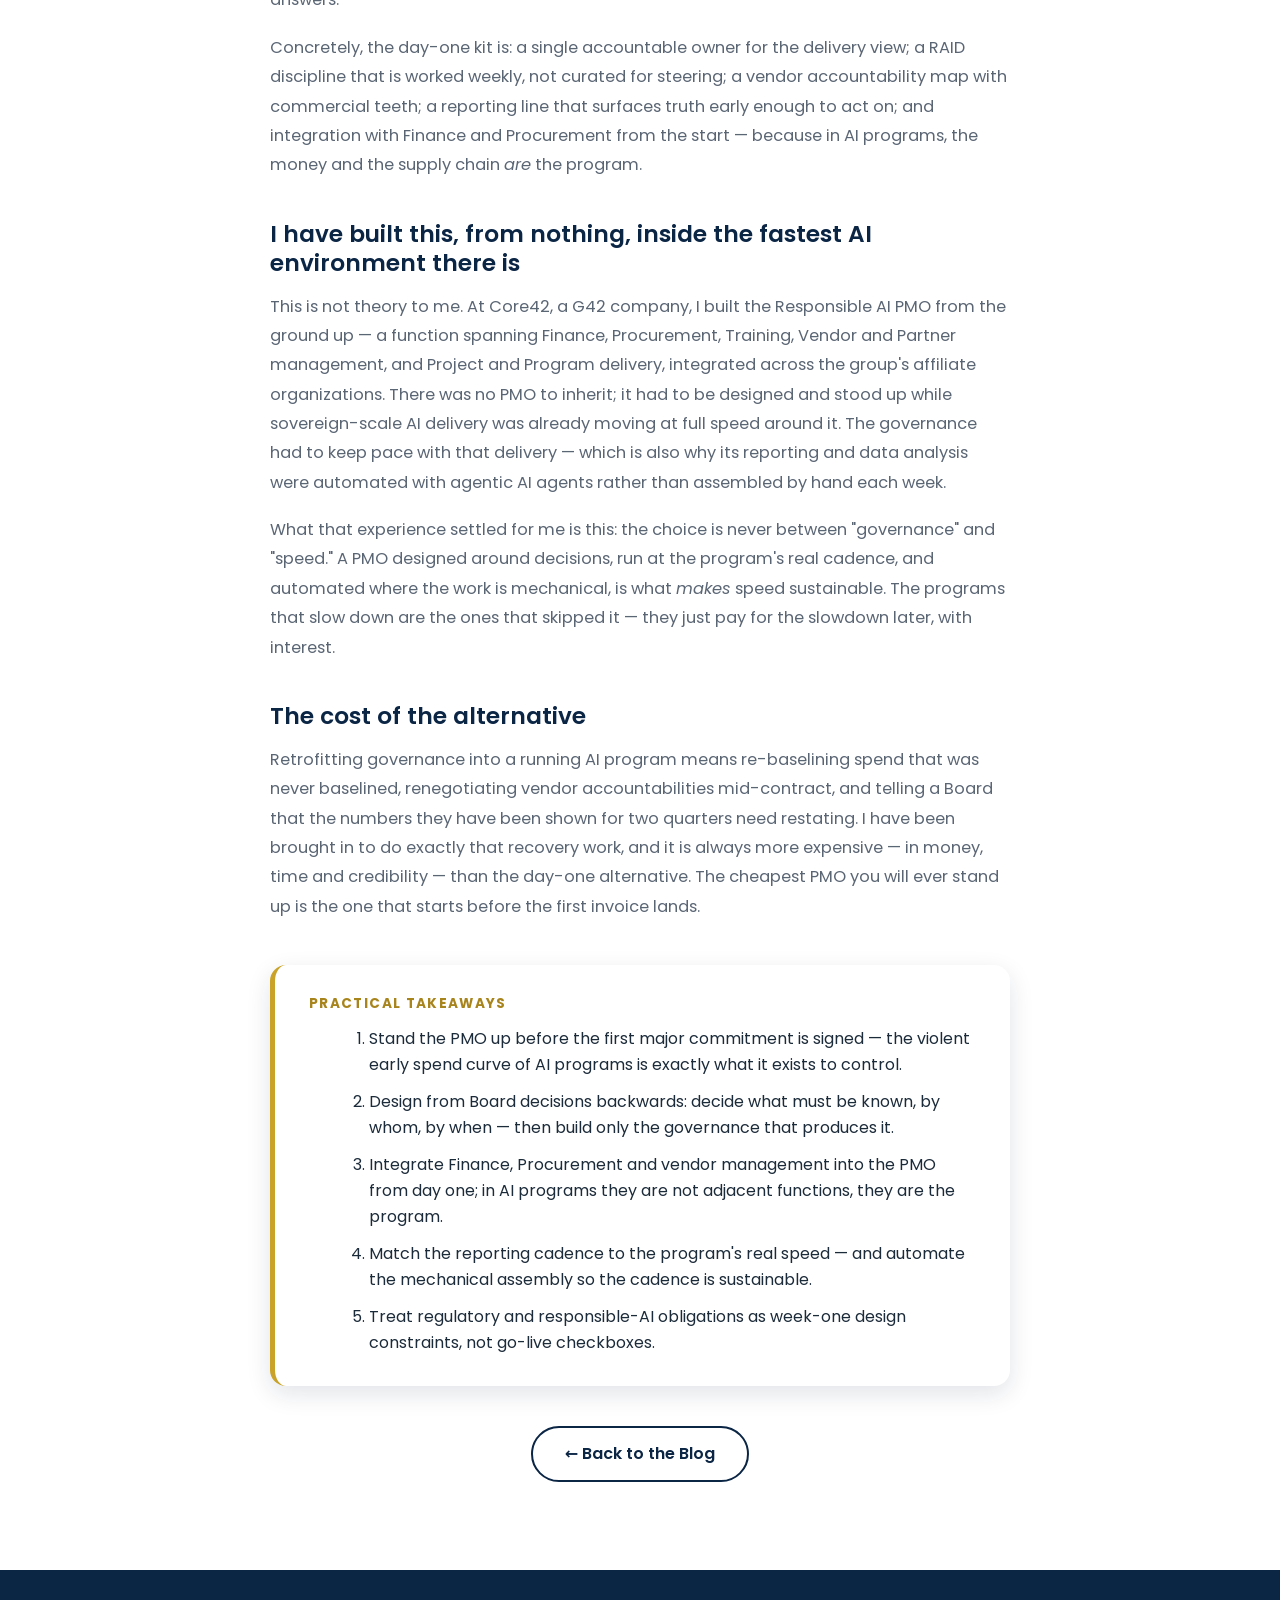
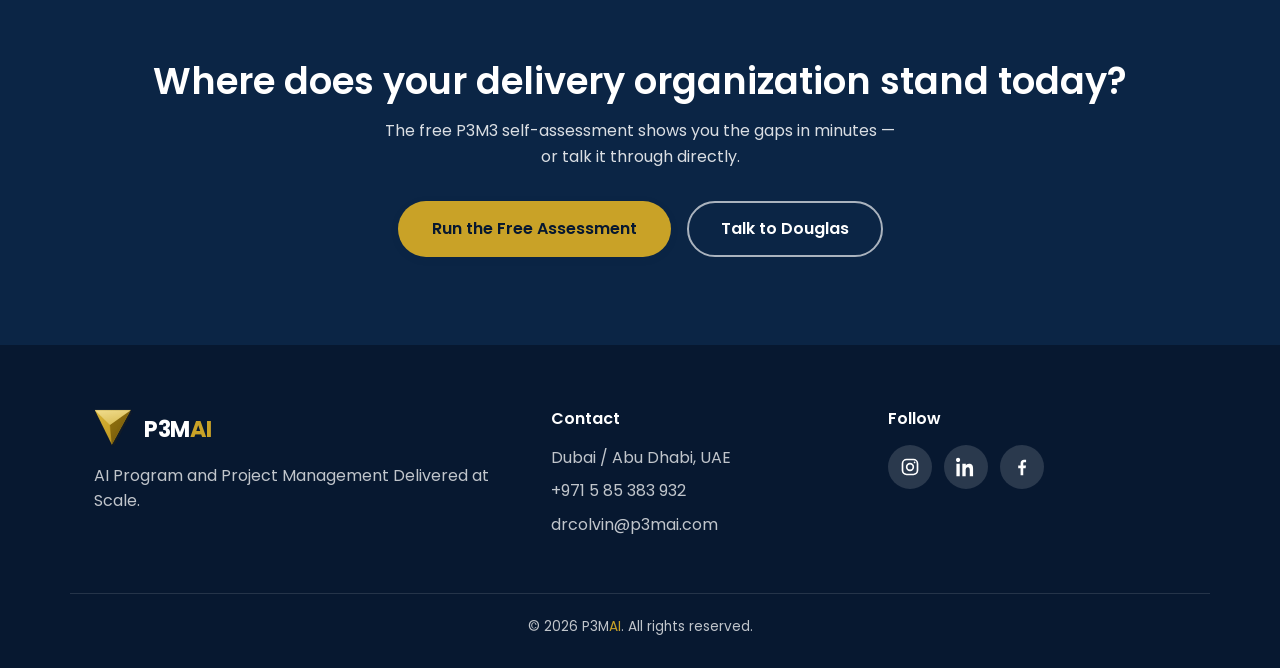
<file: ai-programs-need-a-pmo.html>
<!DOCTYPE html>
<html lang="en">
<head>
  <meta charset="UTF-8">
  <meta name="viewport" content="width=device-width, initial-scale=1.0">
  <title>Why Every AI Program Needs a PMO From Day One | P3MAI</title>
  <meta name="description" content="AI initiatives move fast and fail expensively without governance. Why standing up a PMO on day one — not month six — separates controlled delivery from chaos.">
  <link rel="icon" type="image/svg+xml" href="favicon.svg?v=2">
  <link rel="preconnect" href="https://fonts.googleapis.com">
  <link rel="preconnect" href="https://fonts.gstatic.com" crossorigin>
  <link href="https://fonts.googleapis.com/css2?family=Poppins:wght@400;500;600;700&display=swap" rel="stylesheet">
  <link rel="stylesheet" href="style.css?v=7">
</head>
<body>

  <div class="page-transition" id="page-transition" aria-hidden="true">
    <div class="loader-mark">P</div>
  </div>

  <header class="site-header">
    <nav class="navbar container">
      <a href="index.html" class="logo"><img src="logo-triangle-navy.svg" alt="P3MAI" class="logo-mark"><span class="logo-text">P3M<span class="brand-ai">AI</span></span></a>
      <button class="nav-toggle" aria-label="Toggle navigation" aria-expanded="false">
        <span></span><span></span><span></span>
      </button>
      <ul class="nav-links">
        <li><a href="index.html">Home</a></li>
        <li><a href="about.html">About</a></li>
        <li><a href="services.html">Services</a></li>
        <li><a href="blog.html" class="active">Blog</a></li>
        <li><a href="contact.html">Contact</a></li>
      </ul>
    </nav>
  </header>

  <main>

    <section class="page-hero">
      <div class="container">
        <h1>Why Every AI Program Needs a PMO From Day One</h1>
        <p class="article-meta">July 2026 &middot; Douglas Colvin<span class="tag">PMO</span><span class="tag">Program Management</span></p>
      </div>
    </section>

    <section class="story-section">
      <div class="container">
        <div class="article-body reveal">
          <p>There is a moment, somewhere around month six of most AI programs, when someone senior asks a simple question — <em>where exactly are we against the plan?</em> — and the room goes quiet. The spend is real, the vendors are busy, the demos look good. But nobody can produce a single answer that reconciles budget, schedule, risk and benefit, because nobody was ever made responsible for producing one. That is usually the week the call goes out for "some governance." It is six months too late, and it will cost more to retrofit than it would have cost to build in.</p>

          <h2>Why AI programs punish late governance harder</h2>
          <p>Every transformation program benefits from early governance. AI programs <strong>require</strong> it, for reasons that are structural, not fashionable.</p>
          <p><strong>The spend curve is violent.</strong> Conventional programs ramp up; AI infrastructure programs commit enormous capital early — compute, facilities, long-lead hardware — before a single model runs. By the time a retrofitted PMO produces its first honest baseline, the money that most needed controlling has already gone out the door.</p>
          <p><strong>The vendor surface is wide from day one.</strong> Hardware suppliers, cloud and colocation providers, model and platform vendors, integration partners — each with its own contract shape and its own definition of done. Without one accountable view across them, every vendor is green and the program is red.</p>
          <p><strong>The regulatory exposure is live, not theoretical.</strong> Export controls, data residency, security accreditation, responsible-AI obligations — these are not boxes to tick at go-live. They constrain design decisions being made in week one, and a program that discovers them in month six redesigns under duress.</p>
          <p><strong>The pace creates its own fog.</strong> AI initiatives move faster than conventional reporting cadences. A monthly steering pack describing where the program was five weeks ago is not governance; it is archaeology.</p>

          <h2>What day one actually looks like</h2>
          <p>A day-one PMO is not a bureaucracy. In its first weeks it is often two disciplines and a cadence. The design method matters more than the headcount: <strong>start from the decisions the Board will need to make, and work backwards</strong> to the information those decisions require, then to the governance that produces that information. Decisions first, artifacts second — never the reverse, which is how programs end up with forty templates and no answers.</p>
          <p>Concretely, the day-one kit is: a single accountable owner for the delivery view; a RAID discipline that is worked weekly, not curated for steering; a vendor accountability map with commercial teeth; a reporting line that surfaces truth early enough to act on; and integration with Finance and Procurement from the start — because in AI programs, the money and the supply chain <em>are</em> the program.</p>

          <h2>I have built this, from nothing, inside the fastest AI environment there is</h2>
          <p>This is not theory to me. At Core42, a G42 company, I built the Responsible AI PMO from the ground up — a function spanning Finance, Procurement, Training, Vendor and Partner management, and Project and Program delivery, integrated across the group's affiliate organizations. There was no PMO to inherit; it had to be designed and stood up while sovereign-scale AI delivery was already moving at full speed around it. The governance had to keep pace with that delivery — which is also why its reporting and data analysis were automated with agentic AI agents rather than assembled by hand each week.</p>
          <p>What that experience settled for me is this: the choice is never between "governance" and "speed." A PMO designed around decisions, run at the program's real cadence, and automated where the work is mechanical, is what <em>makes</em> speed sustainable. The programs that slow down are the ones that skipped it — they just pay for the slowdown later, with interest.</p>

          <h2>The cost of the alternative</h2>
          <p>Retrofitting governance into a running AI program means re-baselining spend that was never baselined, renegotiating vendor accountabilities mid-contract, and telling a Board that the numbers they have been shown for two quarters need restating. I have been brought in to do exactly that recovery work, and it is always more expensive — in money, time and credibility — than the day-one alternative. The cheapest PMO you will ever stand up is the one that starts before the first invoice lands.</p>
        </div>

        <div class="takeaways reveal">
          <h3>Practical Takeaways</h3>
          <ol>
            <li>Stand the PMO up before the first major commitment is signed — the violent early spend curve of AI programs is exactly what it exists to control.</li>
            <li>Design from Board decisions backwards: decide what must be known, by whom, by when — then build only the governance that produces it.</li>
            <li>Integrate Finance, Procurement and vendor management into the PMO from day one; in AI programs they are not adjacent functions, they are the program.</li>
            <li>Match the reporting cadence to the program's real speed — and automate the mechanical assembly so the cadence is sustainable.</li>
            <li>Treat regulatory and responsible-AI obligations as week-one design constraints, not go-live checkboxes.</li>
          </ol>
        </div>

        <div class="article-backlink reveal">
          <a href="blog.html" class="btn btn-outline">&larr; Back to the Blog</a>
        </div>
      </div>
    </section>

    <section class="cta">
      <div class="container cta-content reveal">
        <h2>Where does your delivery organization stand today?</h2>
        <p>The free P3M3 self-assessment shows you the gaps in minutes — or talk it through directly.</p>
        <div class="cta-row">
          <a href="https://apps.p3mai.com/p3m3" class="btn btn-accent">Run the Free Assessment</a>
          <a href="contact.html?interest=your%20PMO%20services" class="btn btn-ghost">Talk to Douglas</a>
        </div>
      </div>
    </section>

  </main>

  <footer class="site-footer">
    <div class="container footer-grid">
      <div class="footer-brand">
        <span class="footer-logo-lockup"><img src="logo-triangle-white.svg" alt="P3MAI" class="footer-logo-mark"><span class="logo-text">P3M<span class="brand-ai">AI</span></span></span>
        <p>AI Program and Project Management Delivered at Scale.</p>
      </div>
      <div class="footer-contact">
        <h4>Contact</h4>
        <p>Dubai / Abu Dhabi, UAE</p>
        <p><a href="tel:+971585383932">+971 5 85 383 932</a></p>
        <p><a href="mailto:drcolvin@p3mai.com">drcolvin@p3mai.com</a></p>
      </div>
      <div class="footer-social">
        <h4>Follow</h4>
        <div class="social-row">
          <a href="https://instagram.com" target="_blank" rel="noopener" aria-label="Instagram">
            <svg viewBox="0 0 24 24" width="20" height="20" fill="none" stroke="currentColor" stroke-width="2"><rect x="3" y="3" width="18" height="18" rx="5"/><circle cx="12" cy="12" r="4"/><circle cx="17.5" cy="6.5" r="1" fill="currentColor" stroke="none"/></svg>
          </a>
          <a href="https://www.linkedin.com/in/douglascolvin/" target="_blank" rel="noopener" aria-label="LinkedIn">
            <svg viewBox="0 0 24 24" width="20" height="20" fill="currentColor"><path d="M4.98 3.5C4.98 4.88 3.87 6 2.5 6S0 4.88 0 3.5 1.12 1 2.5 1s2.48 1.12 2.48 2.5zM.5 8h4V23h-4V8zm7.5 0h3.83v2.05h.05c.53-1 1.85-2.05 3.8-2.05 4.07 0 4.82 2.68 4.82 6.16V23h-4v-6.84c0-1.63-.03-3.73-2.27-3.73-2.27 0-2.62 1.77-2.62 3.6V23h-4V8z"/></svg>
          </a>
          <a href="https://facebook.com" target="_blank" rel="noopener" aria-label="Facebook">
            <svg viewBox="0 0 24 24" width="20" height="20" fill="currentColor"><path d="M13.5 22v-8.5h2.85l.43-3.31H13.5V8c0-.96.27-1.62 1.65-1.62h1.76V3.42C16.6 3.36 15.6 3.27 14.43 3.27c-2.45 0-4.13 1.5-4.13 4.24v2.68H7.44v3.31h2.86V22h3.2z"/></svg>
          </a>
        </div>
      </div>
    </div>
    <div class="footer-bottom container">
      <p>&copy; 2026 P3M<span style="color:#C9A227">AI</span>. All rights reserved.</p>
    </div>
  </footer>

  <script src="script.js?v=8"></script>
</body>
</html>
</file>
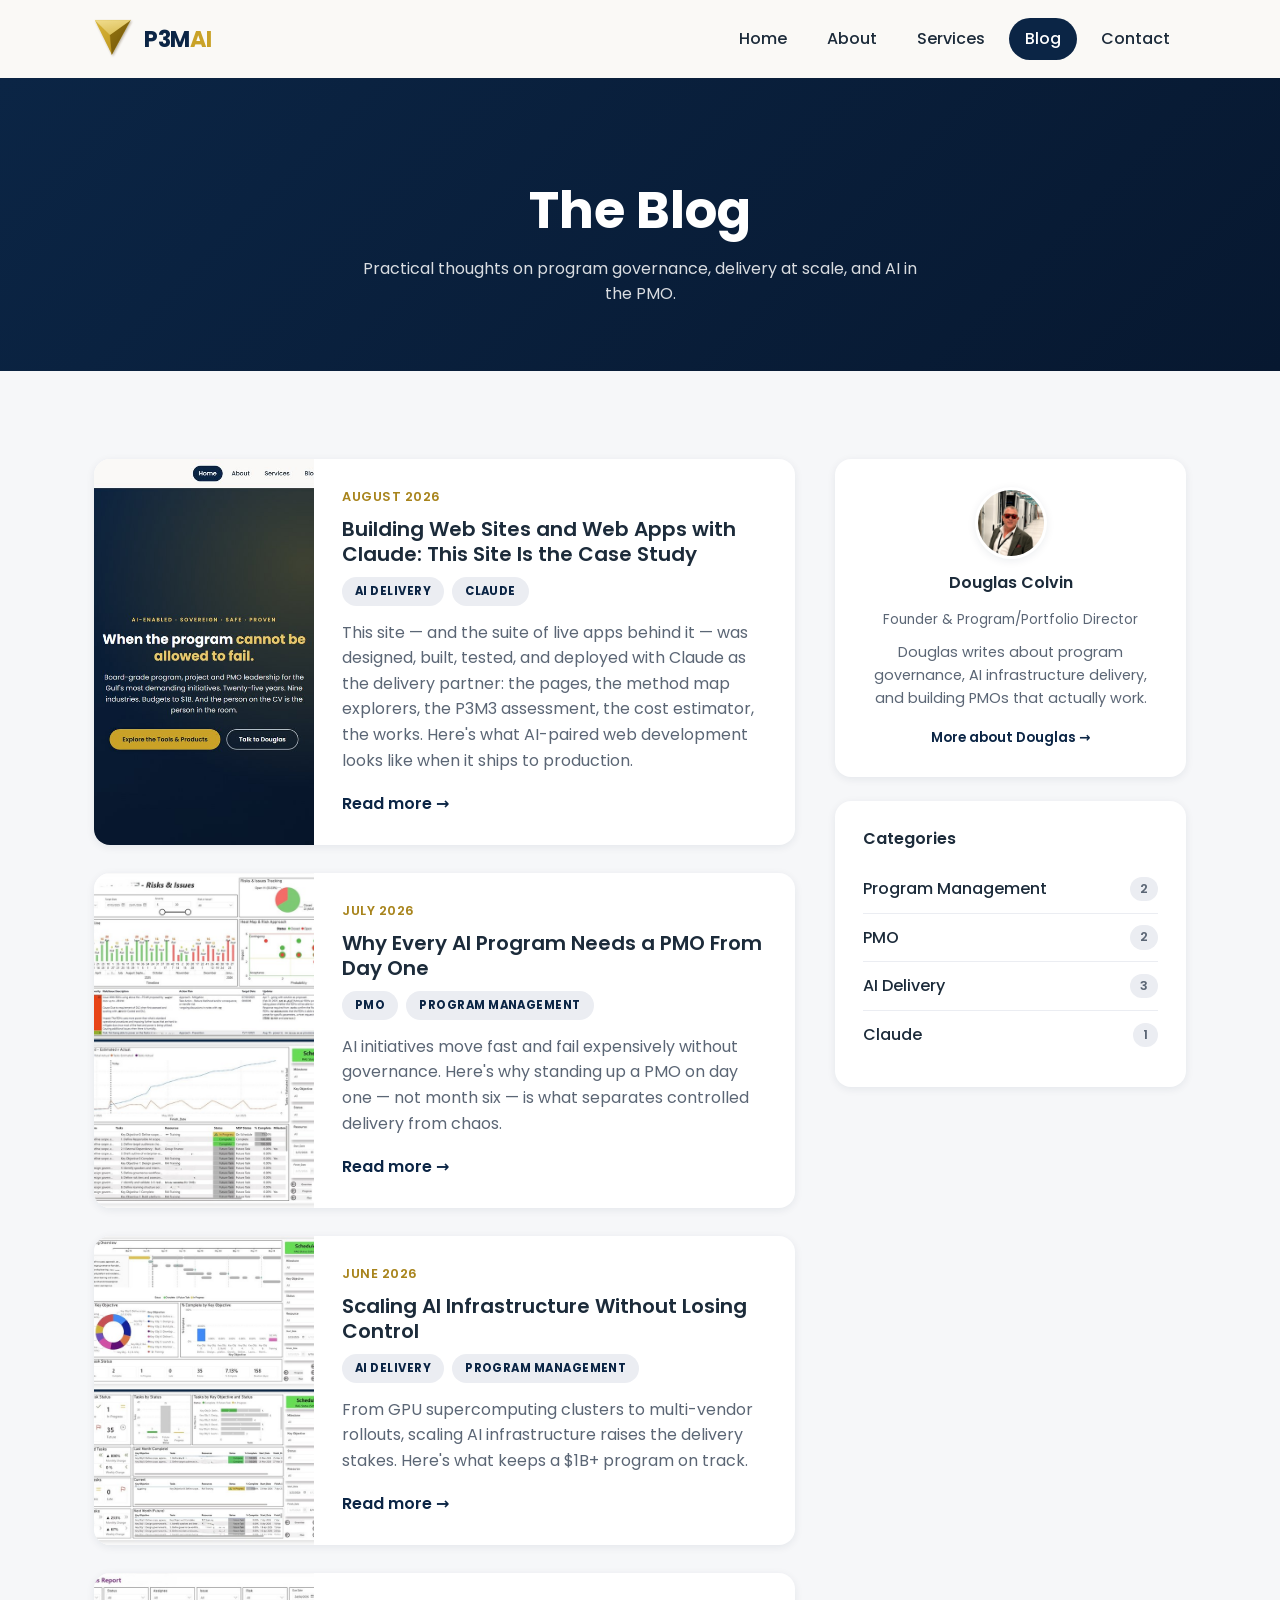
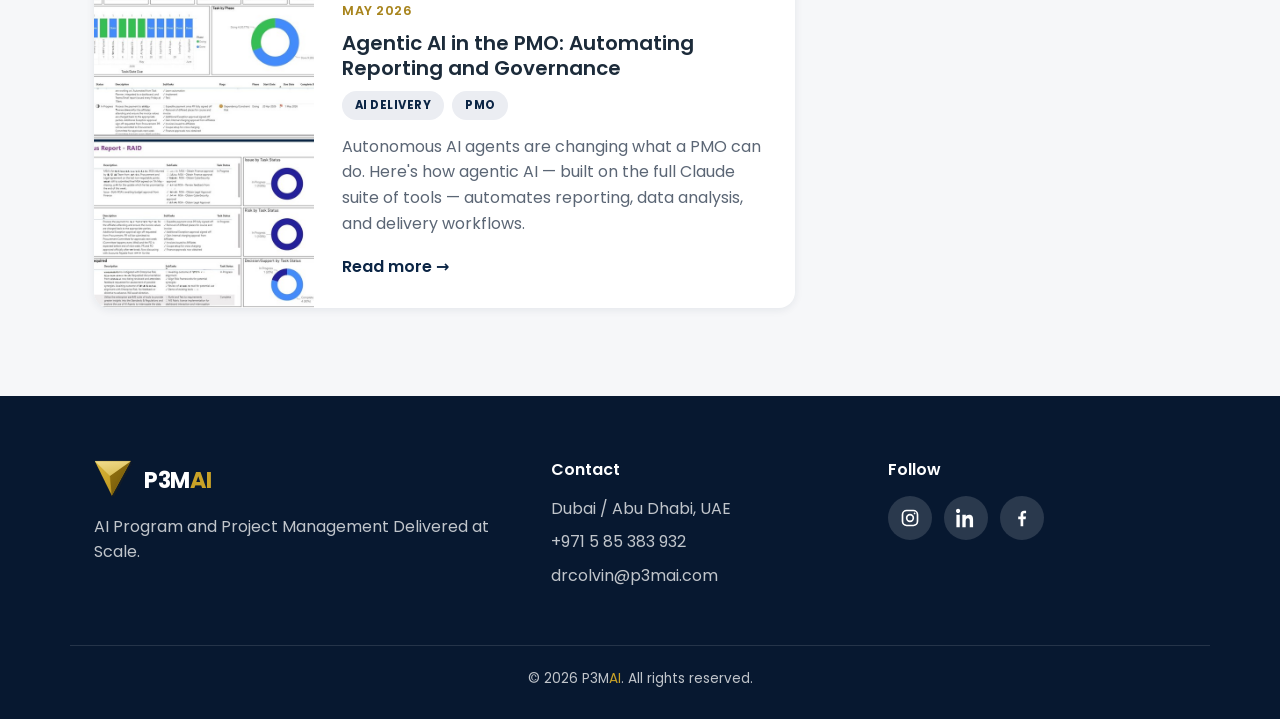
<file: blog.html>
<!DOCTYPE html>
<html lang="en">
<head>
  <meta charset="UTF-8">
  <meta name="viewport" content="width=device-width, initial-scale=1.0">
  <title>Blog | P3MAI</title>
  <meta name="description" content="Insights on AI program governance, delivery at scale, and agentic AI in the PMO from P3MAI.">
  <link rel="icon" type="image/svg+xml" href="favicon.svg?v=2">
  <link rel="preconnect" href="https://fonts.googleapis.com">
  <link rel="preconnect" href="https://fonts.gstatic.com" crossorigin>
  <link href="https://fonts.googleapis.com/css2?family=Poppins:wght@400;500;600;700&display=swap" rel="stylesheet">
  <link rel="stylesheet" href="style.css?v=7">
</head>
<body>

  <div class="page-transition" id="page-transition" aria-hidden="true">
    <div class="loader-mark">P</div>
  </div>

  <header class="site-header">
    <nav class="navbar container">
      <a href="index.html" class="logo"><img src="logo-triangle-navy.svg" alt="P3MAI" class="logo-mark"><span class="logo-text">P3M<span class="brand-ai">AI</span></span></a>
      <button class="nav-toggle" aria-label="Toggle navigation" aria-expanded="false">
        <span></span><span></span><span></span>
      </button>
      <ul class="nav-links">
        <li><a href="index.html">Home</a></li>
        <li><a href="about.html">About</a></li>
        <li><a href="services.html">Services</a></li>
        <li><a href="blog.html" class="active">Blog</a></li>
        <li><a href="contact.html">Contact</a></li>
      </ul>
    </nav>
  </header>

  <main>

    <section class="page-hero">
      <div class="container">
        <h1>The Blog</h1>
        <p>Practical thoughts on program governance, delivery at scale, and AI in the PMO.</p>
      </div>
    </section>

    <section class="blog-section">
      <div class="container blog-layout">

        <div class="blog-posts">

          <article class="blog-card reveal">
            <div class="blog-thumb">
              <img src="blog-thumb-claude-build.jpg" alt="The p3mai.com landing page, designed and built with Claude">
            </div>
            <div class="blog-body">
              <div class="blog-date">August 2026</div>
              <h3>Building Web Sites and Web Apps with Claude: This Site Is the Case Study</h3>
              <div class="blog-tags">
                <span class="tag">AI Delivery</span>
                <span class="tag">Claude</span>
              </div>
              <p>This site — and the suite of live apps behind it — was designed, built, tested, and deployed with Claude as the delivery partner: the pages, the method map explorers, the P3M3 assessment, the cost estimator, the works. Here's what AI-paired web development looks like when it ships to production.</p>
              <a href="building-web-apps-with-claude.html" class="read-more">Read more →</a>
            </div>
          </article>

          <article class="blog-card reveal">
            <div class="blog-thumb">
              <img src="blog-thumb-pmo.jpg" alt="PMO risk and RAID governance dashboards">
            </div>
            <div class="blog-body">
              <div class="blog-date">July 2026</div>
              <h3>Why Every AI Program Needs a PMO From Day One</h3>
              <div class="blog-tags">
                <span class="tag">PMO</span>
                <span class="tag">Program Management</span>
              </div>
              <p>AI initiatives move fast and fail expensively without governance. Here's why standing up a PMO on day one — not month six — is what separates controlled delivery from chaos.</p>
              <a href="ai-programs-need-a-pmo.html" class="read-more">Read more →</a>
            </div>
          </article>

          <article class="blog-card reveal">
            <div class="blog-thumb">
              <img src="blog-thumb-scale.jpg" alt="Program overview and progress tracking dashboards">
            </div>
            <div class="blog-body">
              <div class="blog-date">June 2026</div>
              <h3>Scaling AI Infrastructure Without Losing Control</h3>
              <div class="blog-tags">
                <span class="tag">AI Delivery</span>
                <span class="tag">Program Management</span>
              </div>
              <p>From GPU supercomputing clusters to multi-vendor rollouts, scaling AI infrastructure raises the delivery stakes. Here's what keeps a $1B+ program on track.</p>
              <a href="scaling-ai-infrastructure.html" class="read-more">Read more →</a>
            </div>
          </article>

          <article class="blog-card reveal">
            <div class="blog-thumb">
              <img src="blog-thumb-agentic.jpg" alt="Automated weekly status, tracker, and task dashboards">
            </div>
            <div class="blog-body">
              <div class="blog-date">May 2026</div>
              <h3>Agentic AI in the PMO: Automating Reporting and Governance</h3>
              <div class="blog-tags">
                <span class="tag">AI Delivery</span>
                <span class="tag">PMO</span>
              </div>
              <p>Autonomous AI agents are changing what a PMO can do. Here's how agentic AI — built on the full Claude suite of tools — automates reporting, data analysis, and delivery workflows.</p>
              <a href="agentic-ai-in-the-pmo.html" class="read-more">Read more →</a>
            </div>
          </article>

        </div>

        <aside class="blog-sidebar">
          <div class="sidebar-widget author-widget reveal">
            <img src="douglas.jpg" alt="Douglas Colvin" class="avatar avatar-photo">
            <h4>Douglas Colvin</h4>
            <div class="author-title">Founder &amp; Program/Portfolio Director</div>
            <p>Douglas writes about program governance, AI infrastructure delivery, and building PMOs that actually work.</p>
            <a href="about.html">More about Douglas →</a>
          </div>
          <div class="sidebar-widget categories-widget reveal">
            <h4>Categories</h4>
            <ul>
              <li><span>Program Management</span><span class="count">2</span></li>
              <li><span>PMO</span><span class="count">2</span></li>
              <li><span>AI Delivery</span><span class="count">3</span></li>
              <li><span>Claude</span><span class="count">1</span></li>
            </ul>
          </div>
        </aside>

      </div>
    </section>

  </main>

  <footer class="site-footer">
    <div class="container footer-grid">
      <div class="footer-brand">
        <span class="footer-logo-lockup"><img src="logo-triangle-white.svg" alt="P3MAI" class="footer-logo-mark"><span class="logo-text">P3M<span class="brand-ai">AI</span></span></span>
        <p>AI Program and Project Management Delivered at Scale.</p>
      </div>
      <div class="footer-contact">
        <h4>Contact</h4>
        <p>Dubai / Abu Dhabi, UAE</p>
        <p><a href="tel:+971585383932">+971 5 85 383 932</a></p>
        <p><a href="mailto:drcolvin@p3mai.com">drcolvin@p3mai.com</a></p>
      </div>
      <div class="footer-social">
        <h4>Follow</h4>
        <div class="social-row">
          <a href="https://instagram.com" target="_blank" rel="noopener" aria-label="Instagram">
            <svg viewBox="0 0 24 24" width="20" height="20" fill="none" stroke="currentColor" stroke-width="2"><rect x="3" y="3" width="18" height="18" rx="5"/><circle cx="12" cy="12" r="4"/><circle cx="17.5" cy="6.5" r="1" fill="currentColor" stroke="none"/></svg>
          </a>
          <a href="https://www.linkedin.com/in/douglascolvin/" target="_blank" rel="noopener" aria-label="LinkedIn">
            <svg viewBox="0 0 24 24" width="20" height="20" fill="currentColor"><path d="M4.98 3.5C4.98 4.88 3.87 6 2.5 6S0 4.88 0 3.5 1.12 1 2.5 1s2.48 1.12 2.48 2.5zM.5 8h4V23h-4V8zm7.5 0h3.83v2.05h.05c.53-1 1.85-2.05 3.8-2.05 4.07 0 4.82 2.68 4.82 6.16V23h-4v-6.84c0-1.63-.03-3.73-2.27-3.73-2.27 0-2.62 1.77-2.62 3.6V23h-4V8z"/></svg>
          </a>
          <a href="https://facebook.com" target="_blank" rel="noopener" aria-label="Facebook">
            <svg viewBox="0 0 24 24" width="20" height="20" fill="currentColor"><path d="M13.5 22v-8.5h2.85l.43-3.31H13.5V8c0-.96.27-1.62 1.65-1.62h1.76V3.42C16.6 3.36 15.6 3.27 14.43 3.27c-2.45 0-4.13 1.5-4.13 4.24v2.68H7.44v3.31h2.86V22h3.2z"/></svg>
          </a>
        </div>
      </div>
    </div>
    <div class="footer-bottom container">
      <p>&copy; 2026 P3M<span style="color:#C9A227">AI</span>. All rights reserved.</p>
    </div>
  </footer>

  <script src="script.js?v=8"></script>
</body>
</html>
</file>
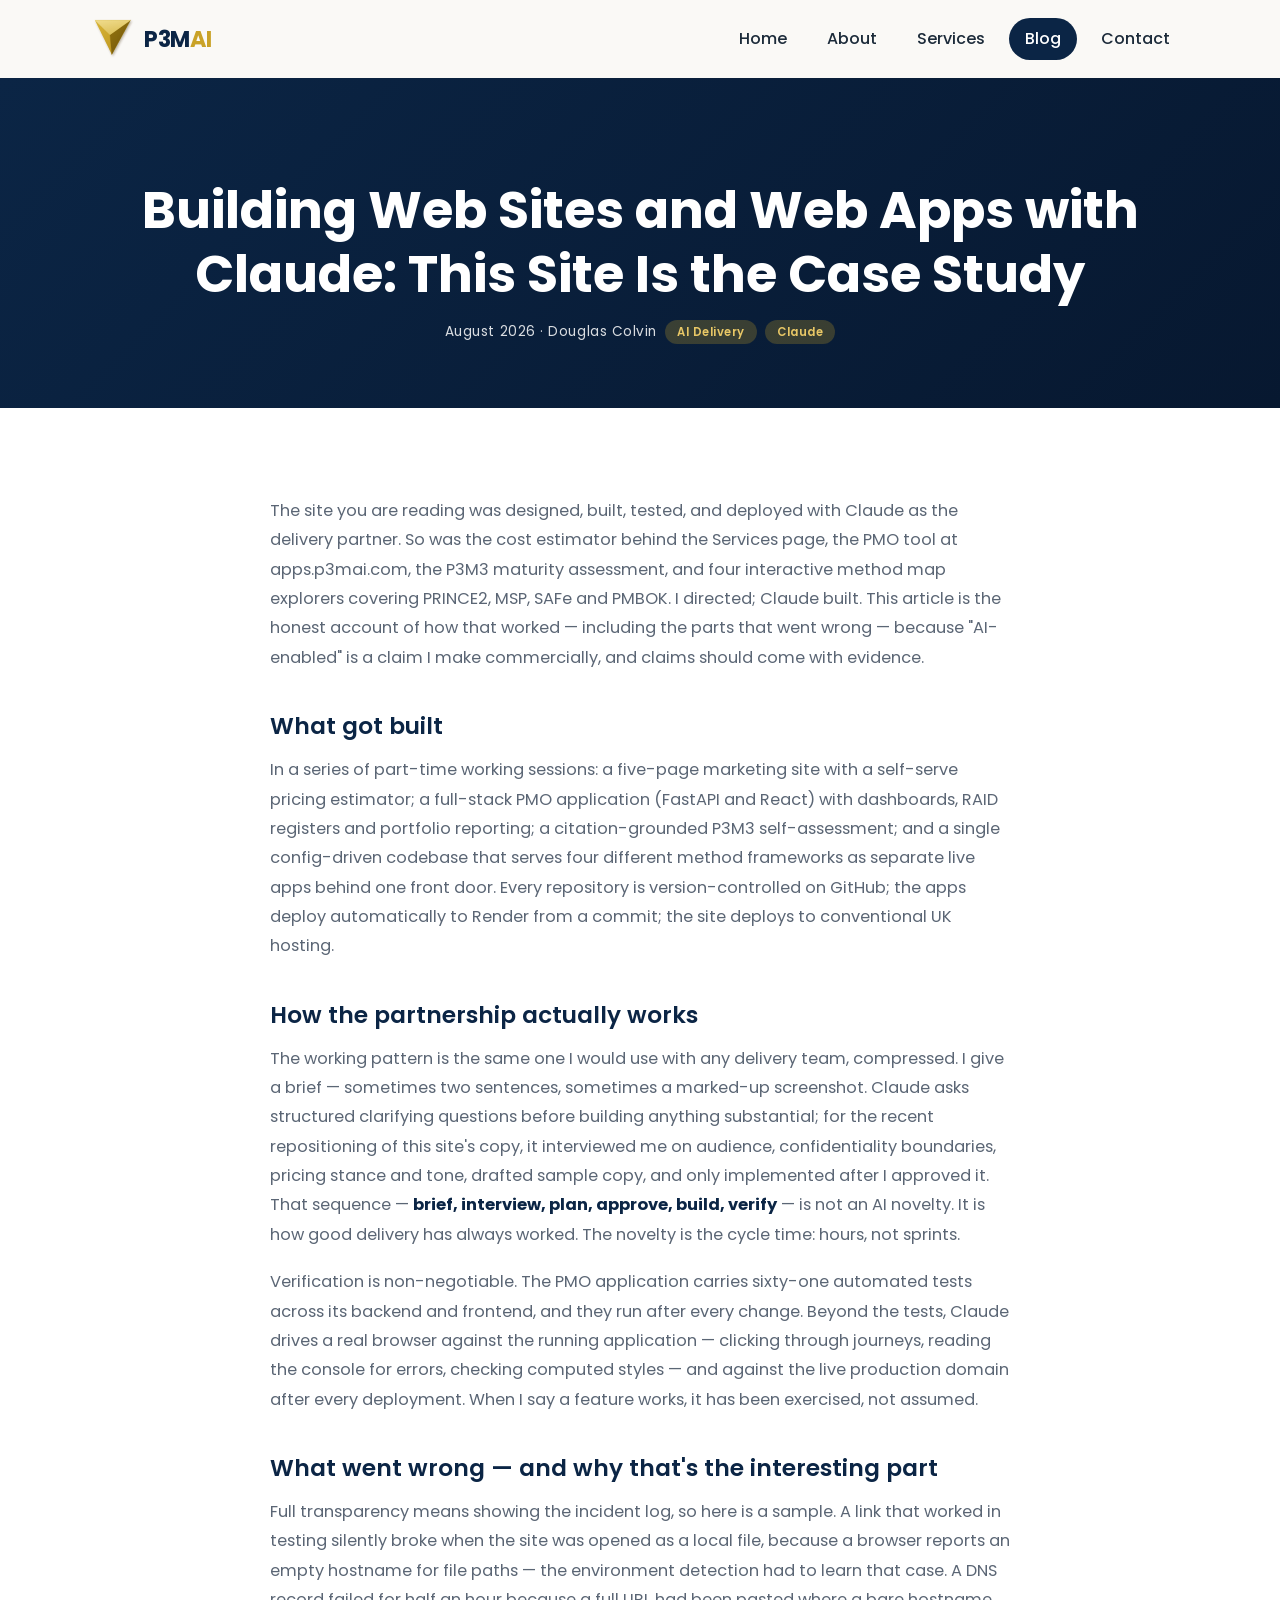
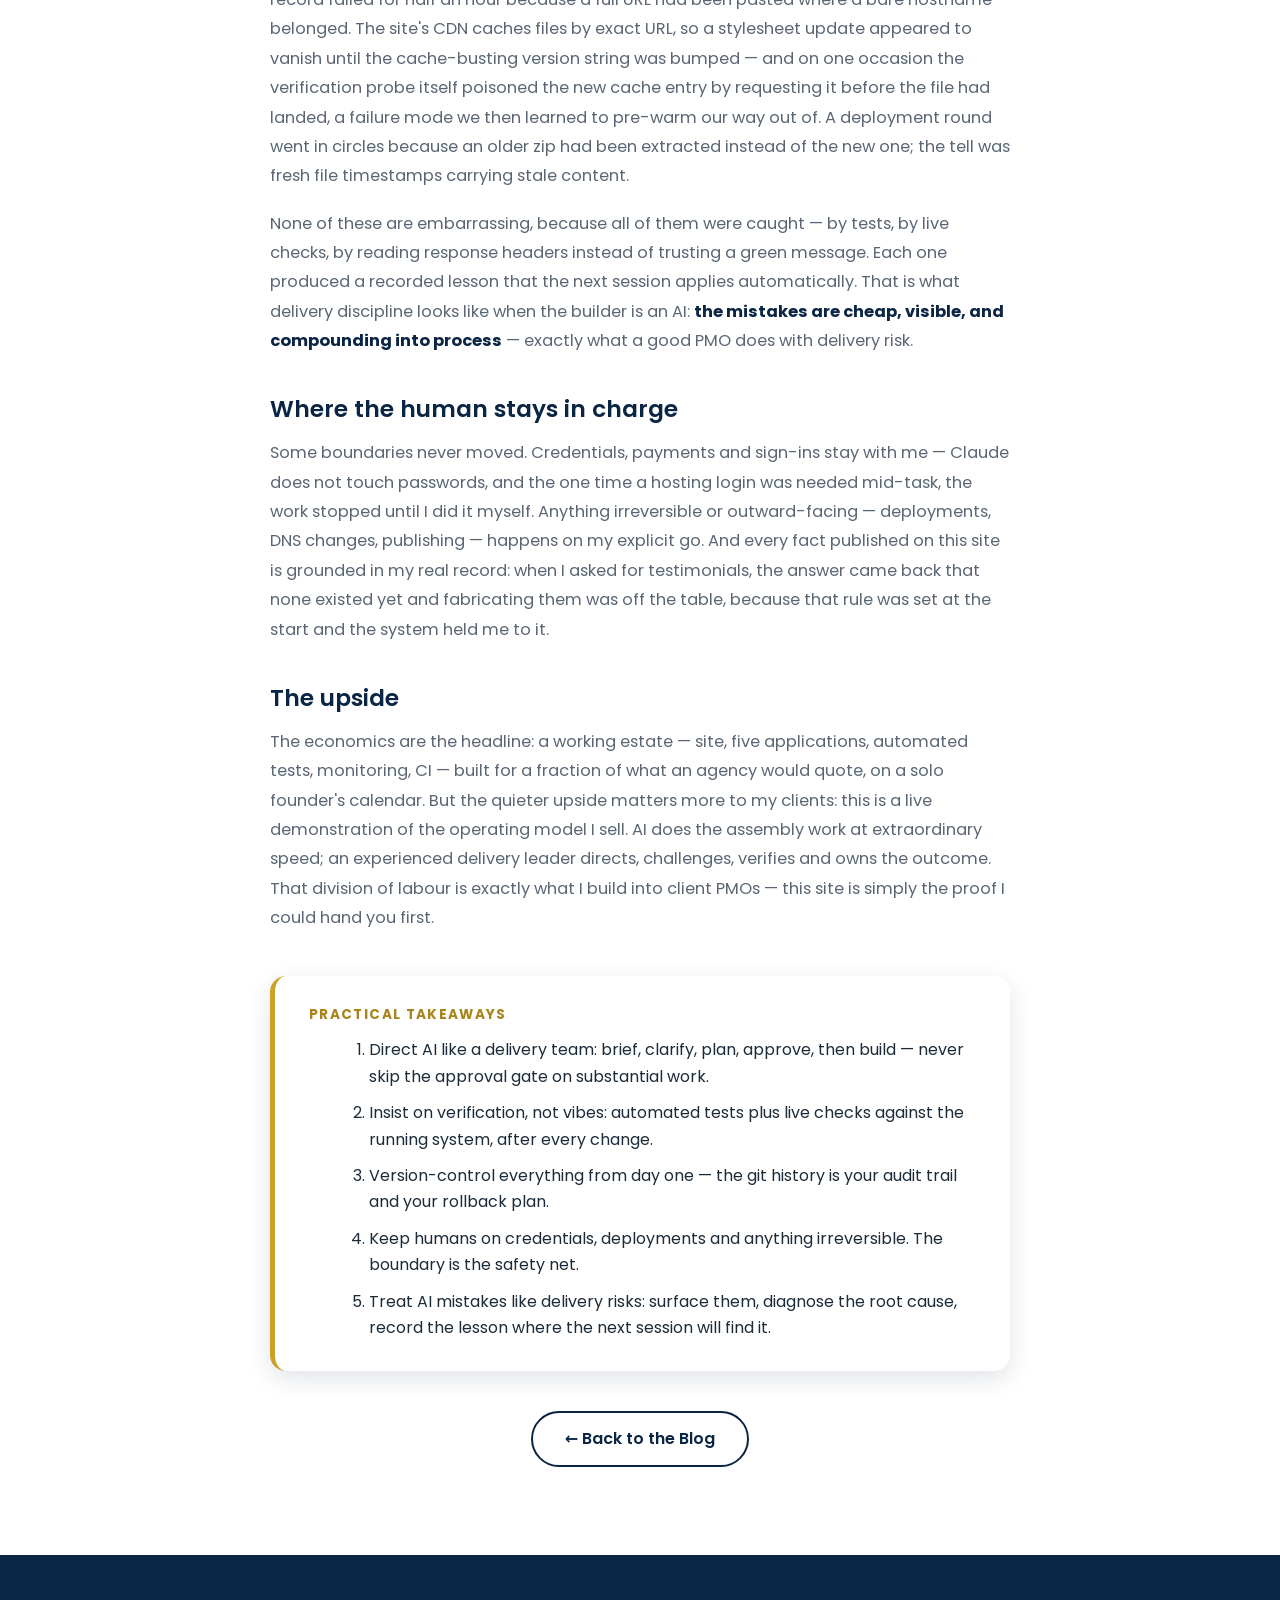
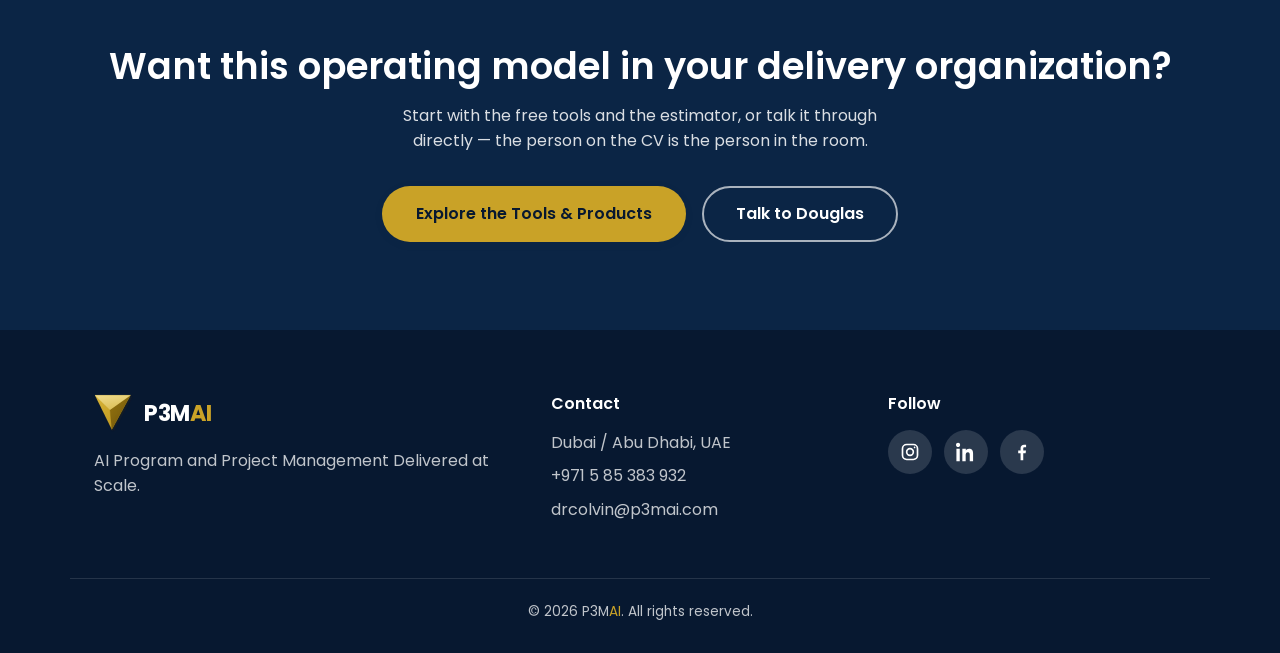
<file: building-web-apps-with-claude.html>
<!DOCTYPE html>
<html lang="en">
<head>
  <meta charset="UTF-8">
  <meta name="viewport" content="width=device-width, initial-scale=1.0">
  <title>Building Web Sites and Web Apps with Claude | P3MAI</title>
  <meta name="description" content="How p3mai.com and its suite of live web apps were designed, built, tested, and deployed with Claude as the delivery partner — the full case study, gotchas included.">
  <link rel="icon" type="image/svg+xml" href="favicon.svg?v=2">
  <link rel="preconnect" href="https://fonts.googleapis.com">
  <link rel="preconnect" href="https://fonts.gstatic.com" crossorigin>
  <link href="https://fonts.googleapis.com/css2?family=Poppins:wght@400;500;600;700&display=swap" rel="stylesheet">
  <link rel="stylesheet" href="style.css?v=7">
</head>
<body>

  <div class="page-transition" id="page-transition" aria-hidden="true">
    <div class="loader-mark">P</div>
  </div>

  <header class="site-header">
    <nav class="navbar container">
      <a href="index.html" class="logo"><img src="logo-triangle-navy.svg" alt="P3MAI" class="logo-mark"><span class="logo-text">P3M<span class="brand-ai">AI</span></span></a>
      <button class="nav-toggle" aria-label="Toggle navigation" aria-expanded="false">
        <span></span><span></span><span></span>
      </button>
      <ul class="nav-links">
        <li><a href="index.html">Home</a></li>
        <li><a href="about.html">About</a></li>
        <li><a href="services.html">Services</a></li>
        <li><a href="blog.html" class="active">Blog</a></li>
        <li><a href="contact.html">Contact</a></li>
      </ul>
    </nav>
  </header>

  <main>

    <section class="page-hero">
      <div class="container">
        <h1>Building Web Sites and Web Apps with Claude: This Site Is the Case Study</h1>
        <p class="article-meta">August 2026 &middot; Douglas Colvin<span class="tag">AI Delivery</span><span class="tag">Claude</span></p>
      </div>
    </section>

    <section class="story-section">
      <div class="container">
        <div class="article-body reveal">
          <p>The site you are reading was designed, built, tested, and deployed with Claude as the delivery partner. So was the cost estimator behind the Services page, the PMO tool at apps.p3mai.com, the P3M3 maturity assessment, and four interactive method map explorers covering PRINCE2, MSP, SAFe and PMBOK. I directed; Claude built. This article is the honest account of how that worked — including the parts that went wrong — because "AI-enabled" is a claim I make commercially, and claims should come with evidence.</p>

          <h2>What got built</h2>
          <p>In a series of part-time working sessions: a five-page marketing site with a self-serve pricing estimator; a full-stack PMO application (FastAPI and React) with dashboards, RAID registers and portfolio reporting; a citation-grounded P3M3 self-assessment; and a single config-driven codebase that serves four different method frameworks as separate live apps behind one front door. Every repository is version-controlled on GitHub; the apps deploy automatically to Render from a commit; the site deploys to conventional UK hosting.</p>

          <h2>How the partnership actually works</h2>
          <p>The working pattern is the same one I would use with any delivery team, compressed. I give a brief — sometimes two sentences, sometimes a marked-up screenshot. Claude asks structured clarifying questions before building anything substantial; for the recent repositioning of this site's copy, it interviewed me on audience, confidentiality boundaries, pricing stance and tone, drafted sample copy, and only implemented after I approved it. That sequence — <strong>brief, interview, plan, approve, build, verify</strong> — is not an AI novelty. It is how good delivery has always worked. The novelty is the cycle time: hours, not sprints.</p>
          <p>Verification is non-negotiable. The PMO application carries sixty-one automated tests across its backend and frontend, and they run after every change. Beyond the tests, Claude drives a real browser against the running application — clicking through journeys, reading the console for errors, checking computed styles — and against the live production domain after every deployment. When I say a feature works, it has been exercised, not assumed.</p>

          <h2>What went wrong — and why that's the interesting part</h2>
          <p>Full transparency means showing the incident log, so here is a sample. A link that worked in testing silently broke when the site was opened as a local file, because a browser reports an empty hostname for file paths — the environment detection had to learn that case. A DNS record failed for half an hour because a full URL had been pasted where a bare hostname belonged. The site's CDN caches files by exact URL, so a stylesheet update appeared to vanish until the cache-busting version string was bumped — and on one occasion the verification probe itself poisoned the new cache entry by requesting it before the file had landed, a failure mode we then learned to pre-warm our way out of. A deployment round went in circles because an older zip had been extracted instead of the new one; the tell was fresh file timestamps carrying stale content.</p>
          <p>None of these are embarrassing, because all of them were caught — by tests, by live checks, by reading response headers instead of trusting a green message. Each one produced a recorded lesson that the next session applies automatically. That is what delivery discipline looks like when the builder is an AI: <strong>the mistakes are cheap, visible, and compounding into process</strong> — exactly what a good PMO does with delivery risk.</p>

          <h2>Where the human stays in charge</h2>
          <p>Some boundaries never moved. Credentials, payments and sign-ins stay with me — Claude does not touch passwords, and the one time a hosting login was needed mid-task, the work stopped until I did it myself. Anything irreversible or outward-facing — deployments, DNS changes, publishing — happens on my explicit go. And every fact published on this site is grounded in my real record: when I asked for testimonials, the answer came back that none existed yet and fabricating them was off the table, because that rule was set at the start and the system held me to it.</p>

          <h2>The upside</h2>
          <p>The economics are the headline: a working estate — site, five applications, automated tests, monitoring, CI — built for a fraction of what an agency would quote, on a solo founder's calendar. But the quieter upside matters more to my clients: this is a live demonstration of the operating model I sell. AI does the assembly work at extraordinary speed; an experienced delivery leader directs, challenges, verifies and owns the outcome. That division of labour is exactly what I build into client PMOs — this site is simply the proof I could hand you first.</p>
        </div>

        <div class="takeaways reveal">
          <h3>Practical Takeaways</h3>
          <ol>
            <li>Direct AI like a delivery team: brief, clarify, plan, approve, then build — never skip the approval gate on substantial work.</li>
            <li>Insist on verification, not vibes: automated tests plus live checks against the running system, after every change.</li>
            <li>Version-control everything from day one — the git history is your audit trail and your rollback plan.</li>
            <li>Keep humans on credentials, deployments and anything irreversible. The boundary is the safety net.</li>
            <li>Treat AI mistakes like delivery risks: surface them, diagnose the root cause, record the lesson where the next session will find it.</li>
          </ol>
        </div>

        <div class="article-backlink reveal">
          <a href="blog.html" class="btn btn-outline">&larr; Back to the Blog</a>
        </div>
      </div>
    </section>

    <section class="cta">
      <div class="container cta-content reveal">
        <h2>Want this operating model in your delivery organization?</h2>
        <p>Start with the free tools and the estimator, or talk it through directly — the person on the CV is the person in the room.</p>
        <div class="cta-row">
          <a href="services.html" class="btn btn-accent">Explore the Tools &amp; Products</a>
          <a href="contact.html?interest=AI-enabled%20delivery%20after%20reading%20the%20Claude%20case%20study" class="btn btn-ghost">Talk to Douglas</a>
        </div>
      </div>
    </section>

  </main>

  <footer class="site-footer">
    <div class="container footer-grid">
      <div class="footer-brand">
        <span class="footer-logo-lockup"><img src="logo-triangle-white.svg" alt="P3MAI" class="footer-logo-mark"><span class="logo-text">P3M<span class="brand-ai">AI</span></span></span>
        <p>AI Program and Project Management Delivered at Scale.</p>
      </div>
      <div class="footer-contact">
        <h4>Contact</h4>
        <p>Dubai / Abu Dhabi, UAE</p>
        <p><a href="tel:+971585383932">+971 5 85 383 932</a></p>
        <p><a href="mailto:drcolvin@p3mai.com">drcolvin@p3mai.com</a></p>
      </div>
      <div class="footer-social">
        <h4>Follow</h4>
        <div class="social-row">
          <a href="https://instagram.com" target="_blank" rel="noopener" aria-label="Instagram">
            <svg viewBox="0 0 24 24" width="20" height="20" fill="none" stroke="currentColor" stroke-width="2"><rect x="3" y="3" width="18" height="18" rx="5"/><circle cx="12" cy="12" r="4"/><circle cx="17.5" cy="6.5" r="1" fill="currentColor" stroke="none"/></svg>
          </a>
          <a href="https://www.linkedin.com/in/douglascolvin/" target="_blank" rel="noopener" aria-label="LinkedIn">
            <svg viewBox="0 0 24 24" width="20" height="20" fill="currentColor"><path d="M4.98 3.5C4.98 4.88 3.87 6 2.5 6S0 4.88 0 3.5 1.12 1 2.5 1s2.48 1.12 2.48 2.5zM.5 8h4V23h-4V8zm7.5 0h3.83v2.05h.05c.53-1 1.85-2.05 3.8-2.05 4.07 0 4.82 2.68 4.82 6.16V23h-4v-6.84c0-1.63-.03-3.73-2.27-3.73-2.27 0-2.62 1.77-2.62 3.6V23h-4V8z"/></svg>
          </a>
          <a href="https://facebook.com" target="_blank" rel="noopener" aria-label="Facebook">
            <svg viewBox="0 0 24 24" width="20" height="20" fill="currentColor"><path d="M13.5 22v-8.5h2.85l.43-3.31H13.5V8c0-.96.27-1.62 1.65-1.62h1.76V3.42C16.6 3.36 15.6 3.27 14.43 3.27c-2.45 0-4.13 1.5-4.13 4.24v2.68H7.44v3.31h2.86V22h3.2z"/></svg>
          </a>
        </div>
      </div>
    </div>
    <div class="footer-bottom container">
      <p>&copy; 2026 P3M<span style="color:#C9A227">AI</span>. All rights reserved.</p>
    </div>
  </footer>

  <script src="script.js?v=8"></script>
</body>
</html>
</file>
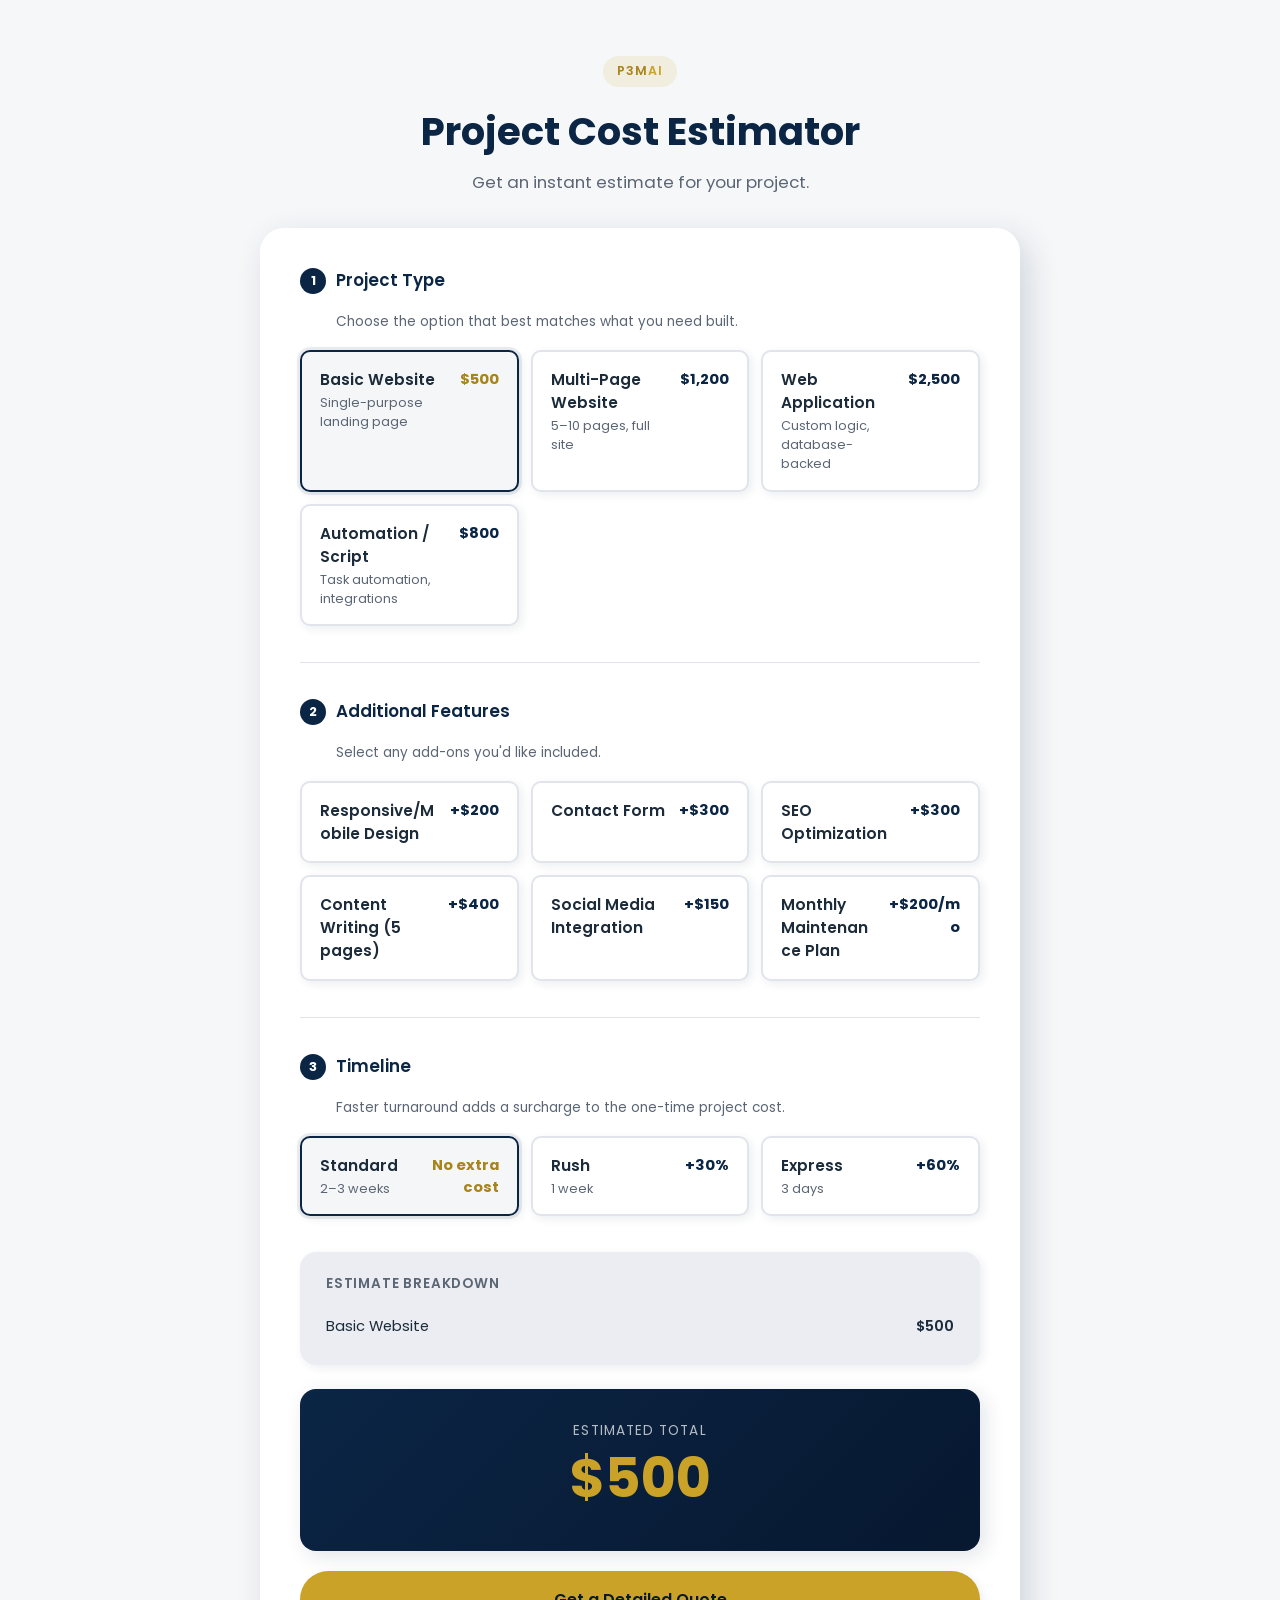
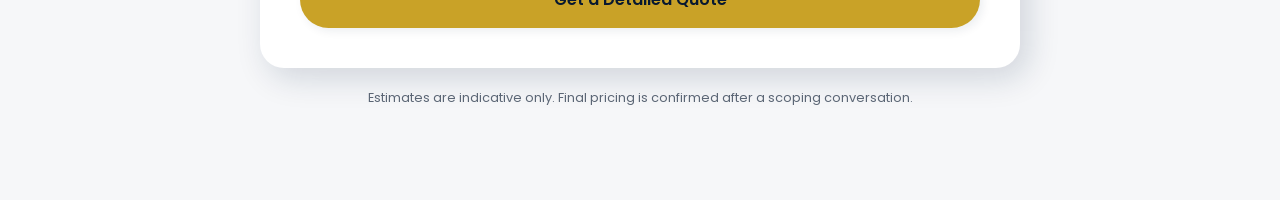
<file: calculator.html>
<!DOCTYPE html>
<html lang="en">
<head>
<meta charset="UTF-8">
<meta name="viewport" content="width=device-width, initial-scale=1.0">
<title>Project Cost Estimator | P3MAI</title>
<meta name="description" content="Get an instant estimate for your website, web application, or automation project.">
<link rel="icon" type="image/svg+xml" href="favicon.svg?v=2">
<link rel="preconnect" href="https://fonts.googleapis.com">
<link rel="preconnect" href="https://fonts.gstatic.com" crossorigin>
<link href="https://fonts.googleapis.com/css2?family=Poppins:wght@400;500;600;700&display=swap" rel="stylesheet">
<style>
  :root {
    --color-primary: #0B2545;
    --color-primary-dark: #071830;
    --color-primary-light: #1B3F6E;
    --color-accent: #C9A227;
    --color-accent-dark: #A8841C;
    --color-bg: #F6F7F9;
    --color-bg-alt: #EBEDF2;
    --color-text: #1C2B3A;
    --color-text-muted: #5B6675;
    --color-white: #ffffff;
    --color-border: #E1E5EB;
    --font-main: 'Poppins', 'Segoe UI', system-ui, -apple-system, sans-serif;
    --radius-sm: 10px;
    --radius-md: 16px;
    --radius-lg: 24px;
    --shadow-sm: 3px 3px 10px rgba(11, 37, 69, 0.08);
    --shadow-md: 5px 5px 20px rgba(11, 37, 69, 0.12);
    --shadow-lg: 8px 10px 32px rgba(11, 37, 69, 0.16);
    --transition: 0.2s ease;
  }

  * , *::before, *::after { box-sizing: border-box; }

  body {
    margin: 0;
    font-family: var(--font-main);
    background: var(--color-bg);
    color: var(--color-text);
    line-height: 1.5;
    -webkit-font-smoothing: antialiased;
    padding: 56px 20px 80px;
  }

  .page-wrap {
    max-width: 760px;
    margin: 0 auto;
  }

  .calc-header {
    text-align: center;
    margin-bottom: 32px;
  }
  .calc-eyebrow {
    display: inline-block;
    font-size: 0.78rem;
    font-weight: 600;
    letter-spacing: 0.08em;
    text-transform: uppercase;
    color: var(--color-accent-dark);
    background: rgba(201, 162, 39, 0.12);
    padding: 6px 14px;
    border-radius: 999px;
    margin-bottom: 16px;
  }
  .calc-header h1 {
    font-size: clamp(1.7rem, 3.4vw, 2.4rem);
    font-weight: 700;
    color: var(--color-primary);
    margin: 0 0 10px;
  }
  .calc-header p {
    color: var(--color-text-muted);
    font-size: 1.05rem;
    margin: 0;
  }

  .calc-card {
    background: var(--color-white);
    border-radius: var(--radius-lg);
    box-shadow: var(--shadow-lg);
    padding: 40px;
  }

  .calc-section + .calc-section {
    margin-top: 36px;
    padding-top: 36px;
    border-top: 1px solid var(--color-border);
  }

  .section-label {
    display: flex;
    align-items: center;
    gap: 10px;
    margin-bottom: 18px;
  }
  .section-num {
    display: flex;
    align-items: center;
    justify-content: center;
    width: 26px;
    height: 26px;
    border-radius: 50%;
    background: var(--color-primary);
    color: var(--color-white);
    font-size: 0.8rem;
    font-weight: 700;
    flex-shrink: 0;
  }
  .section-label h2 {
    font-size: 1.05rem;
    font-weight: 600;
    color: var(--color-primary);
    margin: 0;
  }
  .section-hint {
    font-size: 0.85rem;
    color: var(--color-text-muted);
    margin: 0 0 18px 36px;
  }

  /* Option grids */
  .option-grid {
    display: grid;
    grid-template-columns: repeat(auto-fit, minmax(210px, 1fr));
    gap: 12px;
  }
  .option-grid.timeline-grid {
    grid-template-columns: repeat(auto-fit, minmax(180px, 1fr));
  }

  .option-card {
    position: relative;
    display: flex;
    align-items: flex-start;
    justify-content: space-between;
    gap: 10px;
    padding: 16px 18px;
    border: 2px solid var(--color-border);
    border-radius: var(--radius-sm);
    cursor: pointer;
    overflow: hidden;
    transition: border-color var(--transition), background var(--transition), box-shadow var(--transition), transform var(--transition);
    background: var(--color-white);
    box-shadow: var(--shadow-sm);
  }
  .option-card:hover {
    border-color: var(--color-primary-light);
    transform: translateY(-1px);
  }
  .option-card.selected {
    border-color: var(--color-primary);
    background: rgba(11, 37, 69, 0.04);
    box-shadow: var(--shadow-sm), 0 0 0 3px rgba(11, 37, 69, 0.08);
  }
  .option-card input {
    position: absolute;
    opacity: 0;
    pointer-events: none;
  }

  .option-main {
    display: flex;
    flex-direction: column;
    gap: 2px;
    flex: 1 1 auto;
    min-width: 0;
  }
  .option-title {
    font-weight: 600;
    font-size: 0.96rem;
    color: var(--color-text);
    overflow-wrap: break-word;
    word-break: break-word;
  }
  .option-sub {
    font-size: 0.8rem;
    color: var(--color-text-muted);
    overflow-wrap: break-word;
    word-break: break-word;
  }
  .option-price {
    font-weight: 700;
    font-size: 0.92rem;
    color: var(--color-primary);
    white-space: normal;
    text-align: right;
    flex-shrink: 0;
    max-width: 42%;
    overflow-wrap: break-word;
  }
  .option-card.selected .option-price { color: var(--color-accent-dark); }

  .check-indicator {
    flex-shrink: 0;
    width: 20px;
    height: 20px;
    border-radius: 6px;
    border: 2px solid var(--color-border);
    display: flex;
    align-items: center;
    justify-content: center;
    margin-top: 2px;
    transition: all var(--transition);
  }
  .option-grid:not(.timeline-grid):not(.project-grid) .check-indicator,
  .features-grid .check-indicator {
    border-radius: 6px;
  }
  .project-grid .check-indicator,
  .timeline-grid .check-indicator {
    border-radius: 50%;
  }
  .option-card.selected .check-indicator {
    background: var(--color-primary);
    border-color: var(--color-primary);
  }
  .check-indicator svg {
    width: 12px;
    height: 12px;
    opacity: 0;
    transform: scale(0.6);
    transition: all var(--transition);
  }
  .option-card.selected .check-indicator svg {
    opacity: 1;
    transform: scale(1);
  }

  /* Breakdown */
  .breakdown {
    margin-top: 36px;
    background: var(--color-bg-alt);
    border-radius: var(--radius-md);
    padding: 22px 26px;
    box-shadow: var(--shadow-sm);
  }
  .breakdown h3 {
    font-size: 0.85rem;
    font-weight: 600;
    text-transform: uppercase;
    letter-spacing: 0.06em;
    color: var(--color-text-muted);
    margin: 0 0 14px;
  }
  .breakdown-row {
    display: flex;
    justify-content: space-between;
    align-items: flex-start;
    gap: 12px;
    font-size: 0.92rem;
    padding: 6px 0;
    color: var(--color-text);
  }
  .breakdown-row span:first-child {
    overflow-wrap: break-word;
    word-break: break-word;
  }
  .breakdown-row span:last-child {
    font-weight: 600;
    white-space: nowrap;
    flex-shrink: 0;
  }
  .breakdown-empty {
    font-size: 0.9rem;
    color: var(--color-text-muted);
    font-style: italic;
  }

  .total-section {
    margin-top: 24px;
    text-align: center;
    background: linear-gradient(135deg, var(--color-primary) 0%, var(--color-primary-dark) 100%);
    border-radius: var(--radius-md);
    padding: 32px 24px;
    color: var(--color-white);
    box-shadow: var(--shadow-md);
  }
  .total-label {
    font-size: 0.85rem;
    letter-spacing: 0.08em;
    text-transform: uppercase;
    color: rgba(255,255,255,0.7);
    margin-bottom: 8px;
  }
  .total-amount {
    font-size: clamp(2.4rem, 6vw, 3.4rem);
    font-weight: 700;
    color: var(--color-accent);
    line-height: 1.1;
  }
  .total-monthly {
    margin-top: 10px;
    font-size: 0.95rem;
    color: rgba(255,255,255,0.85);
  }
  .total-monthly strong { color: var(--color-white); }

  .quote-btn {
    display: block;
    width: 100%;
    margin-top: 20px;
    padding: 16px;
    border: none;
    border-radius: 999px;
    background: var(--color-accent);
    color: var(--color-primary-dark);
    font-family: inherit;
    font-size: 1rem;
    font-weight: 600;
    cursor: pointer;
    transition: background var(--transition), transform var(--transition), box-shadow var(--transition);
    box-shadow: var(--shadow-sm);
  }
  .quote-btn:hover {
    background: var(--color-accent-dark);
    transform: translateY(-2px);
    box-shadow: var(--shadow-md);
  }

  .quote-message {
    margin-top: 16px;
    padding: 16px 20px;
    border-radius: var(--radius-sm);
    background: rgba(201, 162, 39, 0.1);
    border: 1px solid rgba(201, 162, 39, 0.35);
    color: var(--color-text);
    font-size: 0.95rem;
    text-align: center;
    box-shadow: var(--shadow-sm);
    display: none;
  }
  .quote-message.visible {
    display: block;
    animation: fadeIn 0.3s ease;
  }
  .quote-message a {
    color: var(--color-primary);
    font-weight: 600;
    text-decoration: underline;
  }

  @keyframes fadeIn {
    from { opacity: 0; transform: translateY(-4px); }
    to { opacity: 1; transform: translateY(0); }
  }

  .calc-footnote {
    text-align: center;
    font-size: 0.8rem;
    color: var(--color-text-muted);
    margin-top: 20px;
  }

  @media (max-width: 560px) {
    .calc-card { padding: 28px 22px; }
    body { padding: 36px 14px 60px; }
  }
</style>
</head>
<body>

  <div class="page-wrap">

    <div class="calc-header">
      <span class="calc-eyebrow">P3M<span style="color:#C9A227">AI</span></span>
      <h1>Project Cost Estimator</h1>
      <p>Get an instant estimate for your project.</p>
    </div>

    <div class="calc-card">

      <!-- Section 1: Project Type -->
      <div class="calc-section">
        <div class="section-label">
          <span class="section-num">1</span>
          <h2>Project Type</h2>
        </div>
        <p class="section-hint">Choose the option that best matches what you need built.</p>
        <div class="option-grid project-grid" data-group="projectType">

          <label class="option-card" data-price="500">
            <input type="radio" name="projectType" value="500" checked>
            <span class="option-main">
              <span class="option-title">Basic Website</span>
              <span class="option-sub">Single-purpose landing page</span>
            </span>
            <span class="option-price">$500</span>
          </label>

          <label class="option-card" data-price="1200">
            <input type="radio" name="projectType" value="1200">
            <span class="option-main">
              <span class="option-title">Multi-Page Website</span>
              <span class="option-sub">5–10 pages, full site</span>
            </span>
            <span class="option-price">$1,200</span>
          </label>

          <label class="option-card" data-price="2500">
            <input type="radio" name="projectType" value="2500">
            <span class="option-main">
              <span class="option-title">Web Application</span>
              <span class="option-sub">Custom logic, database-backed</span>
            </span>
            <span class="option-price">$2,500</span>
          </label>

          <label class="option-card" data-price="800">
            <input type="radio" name="projectType" value="800">
            <span class="option-main">
              <span class="option-title">Automation / Script</span>
              <span class="option-sub">Task automation, integrations</span>
            </span>
            <span class="option-price">$800</span>
          </label>

        </div>
      </div>

      <!-- Section 2: Additional Features -->
      <div class="calc-section">
        <div class="section-label">
          <span class="section-num">2</span>
          <h2>Additional Features</h2>
        </div>
        <p class="section-hint">Select any add-ons you'd like included.</p>
        <div class="option-grid features-grid" data-group="features">

          <label class="option-card" data-price="200" data-recurring="false">
            <input type="checkbox" name="feature" value="200" data-label="Responsive/Mobile Design">
            <span class="option-main">
              <span class="option-title">Responsive/Mobile Design</span>
            </span>
            <span class="option-price">+$200</span>
          </label>

          <label class="option-card" data-price="300" data-recurring="false">
            <input type="checkbox" name="feature" value="300" data-label="Contact Form">
            <span class="option-main">
              <span class="option-title">Contact Form</span>
            </span>
            <span class="option-price">+$300</span>
          </label>

          <label class="option-card" data-price="300" data-recurring="false">
            <input type="checkbox" name="feature" value="300" data-label="SEO Optimization">
            <span class="option-main">
              <span class="option-title">SEO Optimization</span>
            </span>
            <span class="option-price">+$300</span>
          </label>

          <label class="option-card" data-price="400" data-recurring="false">
            <input type="checkbox" name="feature" value="400" data-label="Content Writing (5 pages)">
            <span class="option-main">
              <span class="option-title">Content Writing (5 pages)</span>
            </span>
            <span class="option-price">+$400</span>
          </label>

          <label class="option-card" data-price="150" data-recurring="false">
            <input type="checkbox" name="feature" value="150" data-label="Social Media Integration">
            <span class="option-main">
              <span class="option-title">Social Media Integration</span>
            </span>
            <span class="option-price">+$150</span>
          </label>

          <label class="option-card" data-price="200" data-recurring="true">
            <input type="checkbox" name="feature" value="200" data-label="Monthly Maintenance Plan" data-recurring="true">
            <span class="option-main">
              <span class="option-title">Monthly Maintenance Plan</span>
            </span>
            <span class="option-price">+$200/mo</span>
          </label>

        </div>
      </div>

      <!-- Section 3: Timeline -->
      <div class="calc-section">
        <div class="section-label">
          <span class="section-num">3</span>
          <h2>Timeline</h2>
        </div>
        <p class="section-hint">Faster turnaround adds a surcharge to the one-time project cost.</p>
        <div class="option-grid timeline-grid" data-group="timeline">

          <label class="option-card" data-surcharge="0">
            <input type="radio" name="timeline" value="0" checked>
            <span class="option-main">
              <span class="option-title">Standard</span>
              <span class="option-sub">2–3 weeks</span>
            </span>
            <span class="option-price">No extra cost</span>
          </label>

          <label class="option-card" data-surcharge="0.3">
            <input type="radio" name="timeline" value="0.3">
            <span class="option-main">
              <span class="option-title">Rush</span>
              <span class="option-sub">1 week</span>
            </span>
            <span class="option-price">+30%</span>
          </label>

          <label class="option-card" data-surcharge="0.6">
            <input type="radio" name="timeline" value="0.6">
            <span class="option-main">
              <span class="option-title">Express</span>
              <span class="option-sub">3 days</span>
            </span>
            <span class="option-price">+60%</span>
          </label>

        </div>
      </div>

      <!-- Breakdown -->
      <div class="breakdown">
        <h3>Estimate Breakdown</h3>
        <div id="breakdown-list"></div>
      </div>

      <!-- Total -->
      <div class="total-section">
        <div class="total-label">Estimated Total</div>
        <div class="total-amount" id="total-amount">$500</div>
        <div class="total-monthly" id="total-monthly"></div>
      </div>

      <button type="button" class="quote-btn" id="quote-btn">Get a Detailed Quote</button>
      <div class="quote-message" id="quote-message">
        Email us at <a href="mailto:hello@P3MAI.com">hello@P3M<span style="color:#C9A227">AI</span>.com</a> with your selections for a detailed proposal.
      </div>

    </div>

    <p class="calc-footnote">Estimates are indicative only. Final pricing is confirmed after a scoping conversation.</p>

  </div>

  <script>
    (function () {
      const projectRadios = document.querySelectorAll('input[name="projectType"]');
      const featureChecks = document.querySelectorAll('input[name="feature"]');
      const timelineRadios = document.querySelectorAll('input[name="timeline"]');

      const totalAmountEl = document.getElementById('total-amount');
      const totalMonthlyEl = document.getElementById('total-monthly');
      const breakdownListEl = document.getElementById('breakdown-list');

      const money = (n) => '$' + n.toLocaleString('en-US', { maximumFractionDigits: 0 });

      function updateCardStates() {
        document.querySelectorAll('.option-card').forEach(card => {
          const input = card.querySelector('input');
          card.classList.toggle('selected', input.checked);
        });
      }

      function calculate() {
        const projectInput = document.querySelector('input[name="projectType"]:checked');
        const projectCard = projectInput.closest('.option-card');
        const baseCost = parseFloat(projectInput.value);
        const baseLabel = projectCard.querySelector('.option-title').textContent;

        let oneTimeFeaturesTotal = 0;
        let monthlyTotal = 0;
        const lineItems = [{ label: baseLabel, amount: baseCost }];

        featureChecks.forEach(input => {
          if (input.checked) {
            const isRecurring = input.dataset.recurring === 'true';
            const amount = parseFloat(input.value);
            const label = input.dataset.label;
            if (isRecurring) {
              monthlyTotal += amount;
            } else {
              oneTimeFeaturesTotal += amount;
              lineItems.push({ label: label, amount: amount });
            }
          }
        });

        const timelineInput = document.querySelector('input[name="timeline"]:checked');
        const timelineCard = timelineInput.closest('.option-card');
        const surchargeRate = parseFloat(timelineInput.value);
        const subtotal = baseCost + oneTimeFeaturesTotal;
        const surchargeAmount = Math.round(subtotal * surchargeRate);

        if (surchargeRate > 0) {
          const timelineLabel = timelineCard.querySelector('.option-title').textContent;
          lineItems.push({ label: `${timelineLabel} surcharge (${Math.round(surchargeRate * 100)}%)`, amount: surchargeAmount });
        }

        const oneTimeTotal = subtotal + surchargeAmount;

        // Render breakdown
        breakdownListEl.innerHTML = lineItems.map(item =>
          `<div class="breakdown-row"><span>${item.label}</span><span>${money(item.amount)}</span></div>`
        ).join('');

        if (monthlyTotal > 0) {
          breakdownListEl.innerHTML += `<div class="breakdown-row"><span>Monthly Maintenance Plan</span><span>${money(monthlyTotal)}/mo</span></div>`;
        }

        // Render totals
        totalAmountEl.textContent = money(oneTimeTotal);
        totalMonthlyEl.textContent = monthlyTotal > 0
          ? `plus a recurring ${money(monthlyTotal)}/month for ongoing maintenance`
          : '';

        updateCardStates();
      }

      [...projectRadios, ...featureChecks, ...timelineRadios].forEach(input => {
        input.addEventListener('change', calculate);
      });

      // Quote button
      document.getElementById('quote-btn').addEventListener('click', function () {
        document.getElementById('quote-message').classList.add('visible');
      });

      // Initial render
      calculate();
    })();
  </script>

</body>
</html>
</file>
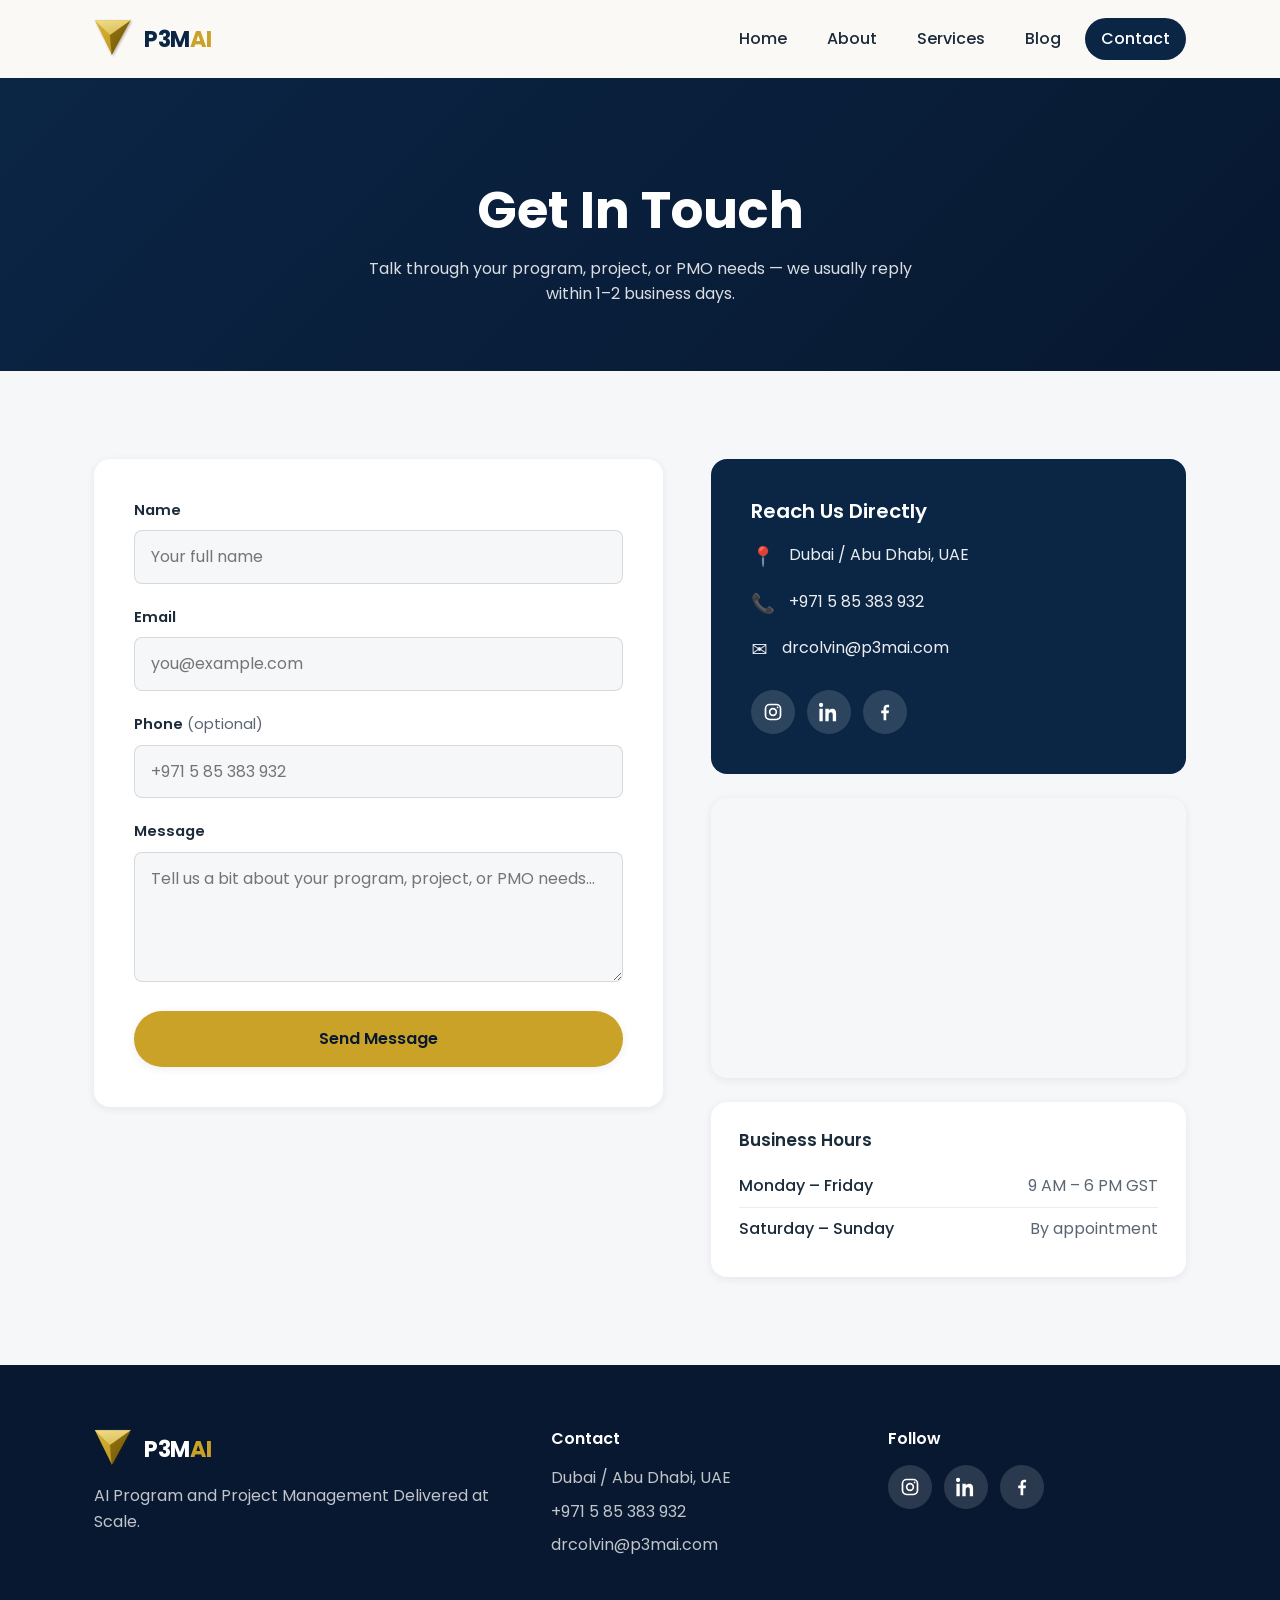
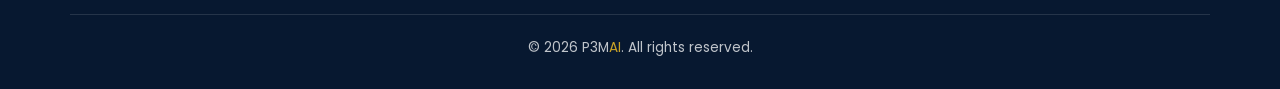
<file: contact.html>
<!DOCTYPE html>
<html lang="en">
<head>
  <meta charset="UTF-8">
  <meta name="viewport" content="width=device-width, initial-scale=1.0">
  <title>Contact | P3MAI</title>
  <meta name="description" content="Get in touch with P3MAI to talk through your AI program, project, or PMO needs.">
  <link rel="icon" type="image/svg+xml" href="favicon.svg?v=2">
  <link rel="preconnect" href="https://fonts.googleapis.com">
  <link rel="preconnect" href="https://fonts.gstatic.com" crossorigin>
  <link href="https://fonts.googleapis.com/css2?family=Poppins:wght@400;500;600;700&display=swap" rel="stylesheet">
  <link rel="stylesheet" href="style.css?v=7">
</head>
<body>

  <div class="page-transition" id="page-transition" aria-hidden="true">
    <div class="loader-mark">P</div>
  </div>

  <header class="site-header">
    <nav class="navbar container">
      <a href="index.html" class="logo"><img src="logo-triangle-navy.svg" alt="P3MAI" class="logo-mark"><span class="logo-text">P3M<span class="brand-ai">AI</span></span></a>
      <button class="nav-toggle" aria-label="Toggle navigation" aria-expanded="false">
        <span></span><span></span><span></span>
      </button>
      <ul class="nav-links">
        <li><a href="index.html">Home</a></li>
        <li><a href="about.html">About</a></li>
        <li><a href="services.html">Services</a></li>
        <li><a href="blog.html">Blog</a></li>
        <li><a href="contact.html" class="active">Contact</a></li>
      </ul>
    </nav>
  </header>

  <main>

    <section class="page-hero">
      <div class="container">
        <h1>Get In Touch</h1>
        <p>Talk through your program, project, or PMO needs — we usually reply within 1–2 business days.</p>
      </div>
    </section>

    <section class="contact-section">
      <div class="container contact-grid">

        <form id="contact-form" class="contact-form reveal" action="contact.php" method="post" novalidate>
          <!-- Honeypot: invisible to humans; bots that fill it are silently dropped -->
          <input type="text" name="website" tabindex="-1" autocomplete="off" aria-hidden="true" style="position:absolute;left:-9999px;height:0;overflow:hidden;">
          <div class="form-group" data-field="name">
            <label for="name">Name</label>
            <input type="text" id="name" name="name" placeholder="Your full name" required>
            <div class="field-error">Please enter your name.</div>
          </div>
          <div class="form-group" data-field="email">
            <label for="email">Email</label>
            <input type="email" id="email" name="email" placeholder="you@example.com" required>
            <div class="field-error">Please enter a valid email address.</div>
          </div>
          <div class="form-group">
            <label for="phone">Phone <span class="optional">(optional)</span></label>
            <input type="tel" id="phone" name="phone" placeholder="+971 5 85 383 932">
          </div>
          <div class="form-group" data-field="message">
            <label for="message">Message</label>
            <textarea id="message" name="message" placeholder="Tell us a bit about your program, project, or PMO needs..." required></textarea>
            <div class="field-error">Please enter a message.</div>
          </div>
          <button type="submit" class="btn btn-accent btn-block">Send Message</button>
          <div id="form-success" class="form-success hidden"></div>
        </form>

        <div class="contact-details reveal">
          <div class="contact-info-card">
            <h3>Reach Us Directly</h3>
            <div class="contact-info-row">
              <span class="icon">📍</span>
              <span>Dubai / Abu Dhabi, UAE</span>
            </div>
            <div class="contact-info-row">
              <span class="icon">📞</span>
              <a href="tel:+971585383932">+971 5 85 383 932</a>
            </div>
            <div class="contact-info-row">
              <span class="icon">✉️</span>
              <a href="mailto:drcolvin@p3mai.com">drcolvin@p3mai.com</a>
            </div>
            <div class="social-row">
              <a href="https://instagram.com" target="_blank" rel="noopener" aria-label="Instagram">
                <svg viewBox="0 0 24 24" width="20" height="20" fill="none" stroke="currentColor" stroke-width="2"><rect x="3" y="3" width="18" height="18" rx="5"/><circle cx="12" cy="12" r="4"/><circle cx="17.5" cy="6.5" r="1" fill="currentColor" stroke="none"/></svg>
              </a>
              <a href="https://www.linkedin.com/in/douglascolvin/" target="_blank" rel="noopener" aria-label="LinkedIn">
                <svg viewBox="0 0 24 24" width="20" height="20" fill="currentColor"><path d="M4.98 3.5C4.98 4.88 3.87 6 2.5 6S0 4.88 0 3.5 1.12 1 2.5 1s2.48 1.12 2.48 2.5zM.5 8h4V23h-4V8zm7.5 0h3.83v2.05h.05c.53-1 1.85-2.05 3.8-2.05 4.07 0 4.82 2.68 4.82 6.16V23h-4v-6.84c0-1.63-.03-3.73-2.27-3.73-2.27 0-2.62 1.77-2.62 3.6V23h-4V8z"/></svg>
              </a>
              <a href="https://facebook.com" target="_blank" rel="noopener" aria-label="Facebook">
                <svg viewBox="0 0 24 24" width="20" height="20" fill="currentColor"><path d="M13.5 22v-8.5h2.85l.43-3.31H13.5V8c0-.96.27-1.62 1.65-1.62h1.76V3.42C16.6 3.36 15.6 3.27 14.43 3.27c-2.45 0-4.13 1.5-4.13 4.24v2.68H7.44v3.31h2.86V22h3.2z"/></svg>
              </a>
            </div>
          </div>

          <div class="map-embed">
            <iframe
              src="https://www.google.com/maps?q=Dubai+International+Financial+Centre,+Dubai,+UAE&output=embed"
              width="100%" height="100%" style="border:0"
              allowfullscreen loading="lazy"
              referrerpolicy="no-referrer-when-downgrade"
              title="P3MAI location — DIFC, Dubai"></iframe>
          </div>

          <div class="hours-card">
            <h3>Business Hours</h3>
            <div class="hours-row"><span>Monday – Friday</span><span>9 AM – 6 PM GST</span></div>
            <div class="hours-row"><span>Saturday – Sunday</span><span>By appointment</span></div>
          </div>
        </div>

      </div>
    </section>

  </main>

  <footer class="site-footer">
    <div class="container footer-grid">
      <div class="footer-brand">
        <span class="footer-logo-lockup"><img src="logo-triangle-white.svg" alt="P3MAI" class="footer-logo-mark"><span class="logo-text">P3M<span class="brand-ai">AI</span></span></span>
        <p>AI Program and Project Management Delivered at Scale.</p>
      </div>
      <div class="footer-contact">
        <h4>Contact</h4>
        <p>Dubai / Abu Dhabi, UAE</p>
        <p><a href="tel:+971585383932">+971 5 85 383 932</a></p>
        <p><a href="mailto:drcolvin@p3mai.com">drcolvin@p3mai.com</a></p>
      </div>
      <div class="footer-social">
        <h4>Follow</h4>
        <div class="social-row">
          <a href="https://instagram.com" target="_blank" rel="noopener" aria-label="Instagram">
            <svg viewBox="0 0 24 24" width="20" height="20" fill="none" stroke="currentColor" stroke-width="2"><rect x="3" y="3" width="18" height="18" rx="5"/><circle cx="12" cy="12" r="4"/><circle cx="17.5" cy="6.5" r="1" fill="currentColor" stroke="none"/></svg>
          </a>
          <a href="https://www.linkedin.com/in/douglascolvin/" target="_blank" rel="noopener" aria-label="LinkedIn">
            <svg viewBox="0 0 24 24" width="20" height="20" fill="currentColor"><path d="M4.98 3.5C4.98 4.88 3.87 6 2.5 6S0 4.88 0 3.5 1.12 1 2.5 1s2.48 1.12 2.48 2.5zM.5 8h4V23h-4V8zm7.5 0h3.83v2.05h.05c.53-1 1.85-2.05 3.8-2.05 4.07 0 4.82 2.68 4.82 6.16V23h-4v-6.84c0-1.63-.03-3.73-2.27-3.73-2.27 0-2.62 1.77-2.62 3.6V23h-4V8z"/></svg>
          </a>
          <a href="https://facebook.com" target="_blank" rel="noopener" aria-label="Facebook">
            <svg viewBox="0 0 24 24" width="20" height="20" fill="currentColor"><path d="M13.5 22v-8.5h2.85l.43-3.31H13.5V8c0-.96.27-1.62 1.65-1.62h1.76V3.42C16.6 3.36 15.6 3.27 14.43 3.27c-2.45 0-4.13 1.5-4.13 4.24v2.68H7.44v3.31h2.86V22h3.2z"/></svg>
          </a>
        </div>
      </div>
    </div>
    <div class="footer-bottom container">
      <p>&copy; 2026 P3M<span style="color:#C9A227">AI</span>. All rights reserved.</p>
    </div>
  </footer>

  <script src="script.js?v=8"></script>
</body>
</html>
</file>
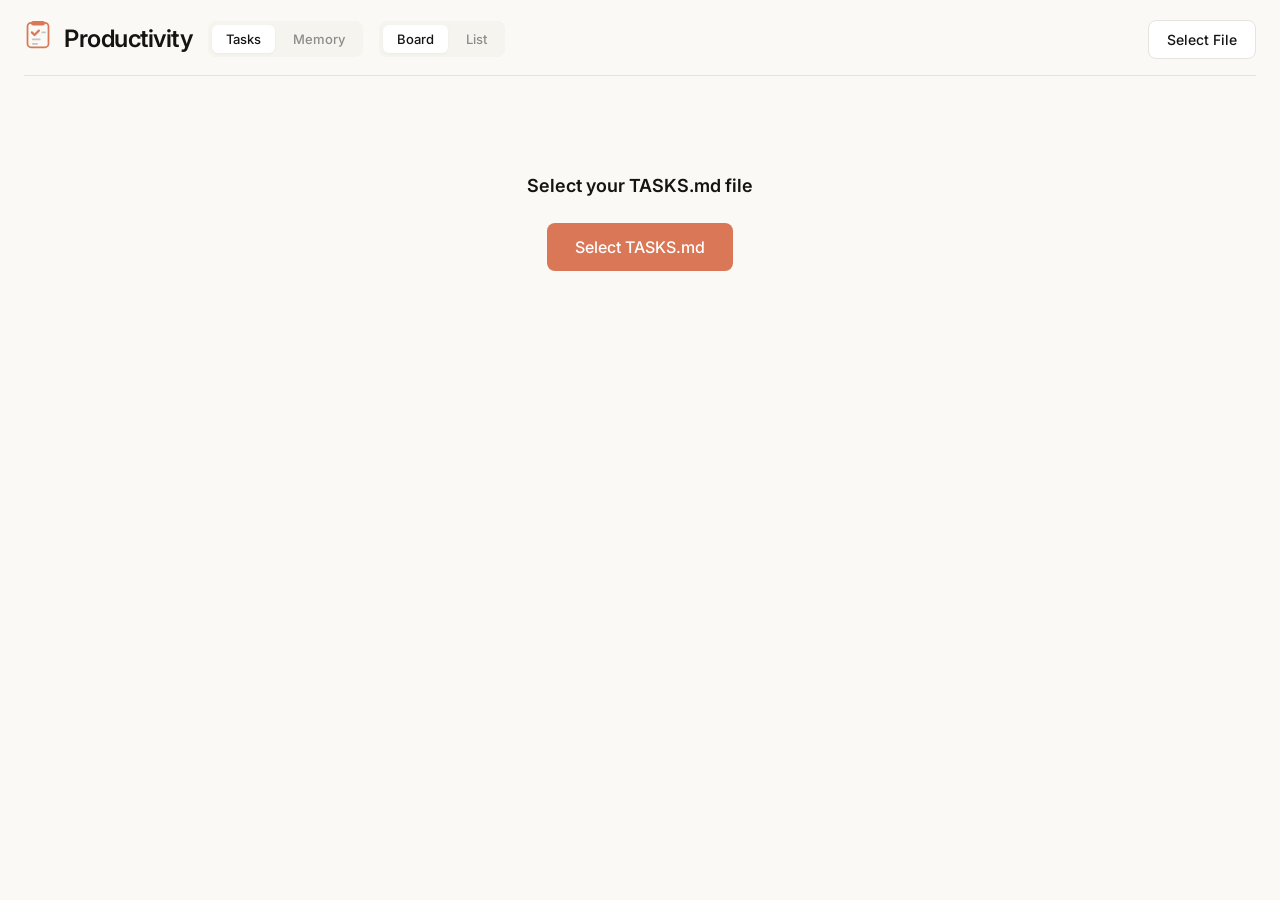
<file: dashboard.html>
<!DOCTYPE html>
<html lang="en">
<head>
  <meta charset="UTF-8">
  <meta name="viewport" content="width=device-width, initial-scale=1.0">
  <title>Productivity</title>
  <link rel="icon" type="image/svg+xml" href="data:image/svg+xml,%3Csvg xmlns='http://www.w3.org/2000/svg' viewBox='0 0 32 32'%3E%3Crect x='4' y='2' width='24' height='28' rx='4' fill='%23faf9f5' stroke='%23D97757' stroke-width='2'/%3E%3Crect x='8' y='0' width='16' height='5' rx='2.5' fill='%23D97757'/%3E%3Cpath d='M9 13l3 3 5-5' fill='none' stroke='%23D97757' stroke-width='2.5' stroke-linecap='round' stroke-linejoin='round'/%3E%3Crect x='20' y='12' width='5' height='2' rx='1' fill='%23c4c4c2'/%3E%3Crect x='9' y='20' width='10' height='2' rx='1' fill='%23c4c4c2'/%3E%3Crect x='9' y='25' width='7' height='2' rx='1' fill='%23c4c4c2'/%3E%3C/svg%3E">
  <link rel="preconnect" href="https://fonts.googleapis.com">
  <link rel="preconnect" href="https://fonts.gstatic.com" crossorigin>
  <link href="https://fonts.googleapis.com/css2?family=Inter:wght@400;500;600&display=swap" rel="stylesheet">
  <style>
    * { box-sizing: border-box; margin: 0; padding: 0; }

    :root {
      --bg-primary: #faf9f5;
      --bg-secondary: #F5F4EF;
      --bg-card: #ffffff;
      --text-primary: #141413;
      --text-secondary: #5c5c5a;
      --text-muted: #8c8c8a;
      --accent: #D97757;
      --accent-hover: #c4684a;
      --border: #e5e4df;
      --border-light: #eeeee9;
      --shadow: rgba(20, 20, 19, 0.04);
      --shadow-hover: rgba(20, 20, 19, 0.08);
    }

    body {
      font-family: 'Inter', -apple-system, BlinkMacSystemFont, sans-serif;
      background: var(--bg-primary);
      color: var(--text-primary);
      height: 100vh;
      padding: 20px 24px;
      line-height: 1.5;
      overflow: hidden;
      display: flex;
      flex-direction: column;
    }

    header {
      display: flex;
      justify-content: space-between;
      align-items: center;
      margin-bottom: 16px;
      padding-bottom: 16px;
      border-bottom: 1px solid var(--border);
      flex-shrink: 0;
    }

    h1 {
      font-size: 1.5rem;
      font-weight: 600;
      letter-spacing: -0.02em;
    }

    h2 { font-size: 1.1rem; font-weight: 600; margin-bottom: 12px; color: var(--text-secondary); }

    .header-left {
      display: flex;
      align-items: flex-start;
      gap: 0;
    }

    .view-toggle {
      display: flex;
      gap: 4px;
      background: var(--bg-secondary);
      padding: 4px;
      border-radius: 8px;
      margin-left: 16px;
    }

    .view-toggle button {
      background: transparent;
      border: none;
      padding: 6px 14px;
      font-size: 13px;
      color: var(--text-muted);
      border-radius: 6px;
    }

    .view-toggle button:hover {
      color: var(--text-primary);
      background: transparent;
    }

    .view-toggle button.active {
      background: var(--bg-card);
      color: var(--text-primary);
      box-shadow: 0 1px 3px var(--shadow);
    }

    .buttons { display: flex; gap: 12px; }

    button {
      background: var(--bg-card);
      color: var(--text-primary);
      border: 1px solid var(--border);
      padding: 10px 18px;
      border-radius: 8px;
      cursor: pointer;
      font-size: 14px;
      font-weight: 500;
      font-family: inherit;
      transition: all 0.15s ease;
    }

    button:hover {
      background: var(--bg-secondary);
      border-color: var(--text-muted);
    }

    button.primary {
      background: var(--accent);
      color: white;
      border-color: var(--accent);
    }

    button.primary:hover {
      background: var(--accent-hover);
      border-color: var(--accent-hover);
    }

    button:disabled {
      opacity: 0.4;
      cursor: not-allowed;
    }

    /* ===== TASKS STYLES ===== */

    .board {
      display: flex;
      gap: 24px;
      overflow-x: auto;
      overflow-y: hidden;
      padding-bottom: 24px;
      flex: 1;
      min-height: 0;
    }

    .column {
      background: var(--bg-secondary);
      border-radius: 12px;
      min-width: 340px;
      max-width: 340px;
      display: flex;
      flex-direction: column;
      height: 100%;
      max-height: 100%;
    }

    .column-header {
      padding: 16px 18px;
      font-weight: 600;
      font-size: 13px;
      text-transform: uppercase;
      letter-spacing: 0.05em;
      color: var(--text-secondary);
      display: flex;
      justify-content: space-between;
      align-items: center;
      cursor: grab;
    }

    .column-header:active {
      cursor: grabbing;
    }

    .column.dragging-column {
      opacity: 0.5;
    }

    .column-drop-indicator {
      width: 3px;
      background: var(--accent);
      border-radius: 2px;
      margin: 0 -2px;
      min-height: 100px;
    }

    .column-header .count {
      background: var(--bg-card);
      padding: 3px 10px;
      border-radius: 12px;
      font-size: 12px;
      font-weight: 500;
      color: var(--text-muted);
    }

    .cards {
      flex: 1;
      overflow-y: auto;
      padding: 0 12px 12px;
      min-height: 100px;
    }

    .cards.drag-over {
      background: rgba(217, 119, 87, 0.05);
      border-radius: 8px;
    }

    .task-card {
      background: var(--bg-card);
      border: 1px solid var(--border-light);
      border-radius: 10px;
      padding: 14px 16px;
      margin-bottom: 10px;
      cursor: grab;
      transition: all 0.15s ease;
      box-shadow: 0 1px 3px var(--shadow);
      position: relative;
    }

    .task-card:hover {
      box-shadow: 0 4px 12px var(--shadow-hover);
      border-color: var(--border);
    }

    .task-card .add-on-hover {
      display: none;
    }

    .task-card:hover .add-on-hover {
      display: block;
    }

    .task-card .delete-btn {
      display: none;
      position: absolute;
      top: 8px;
      right: 8px;
      background: transparent;
      border: none;
      color: var(--text-muted);
      cursor: pointer;
      padding: 4px 6px;
      font-size: 14px;
      line-height: 1;
      border-radius: 4px;
    }

    .task-card:hover .delete-btn {
      display: block;
    }

    .task-card .delete-btn:hover {
      background: var(--bg-secondary);
      color: var(--accent);
    }

    .task-card.dragging {
      opacity: 0.5;
      transform: rotate(2deg);
    }

    .card-title {
      font-size: 14px;
      font-weight: 500;
      line-height: 1.5;
      color: var(--text-primary);
    }

    .card-note {
      font-size: 13px;
      color: var(--text-muted);
      margin-top: 6px;
      line-height: 1.4;
      overflow-wrap: break-word;
      word-break: break-word;
    }

    .card-subtasks {
      margin-top: 10px;
      padding-top: 10px;
      border-top: 1px solid var(--border-light);
      font-size: 13px;
      color: var(--text-secondary);
    }

    .subtask {
      padding: 3px 0;
      display: flex;
      align-items: flex-start;
      gap: 8px;
    }

    .checkbox {
      width: 18px;
      height: 18px;
      min-width: 18px;
      min-height: 18px;
      flex-shrink: 0;
      border: 2px solid var(--border);
      border-radius: 5px;
      display: inline-flex;
      align-items: center;
      justify-content: center;
      vertical-align: middle;
      cursor: pointer;
      transition: all 0.15s ease;
      background: var(--bg-card);
    }

    .checkbox:hover {
      border-color: var(--accent);
    }

    .checkbox.checked {
      background: var(--accent);
      border-color: var(--accent);
    }

    .checkbox.checked::after {
      content: '';
      width: 5px;
      height: 9px;
      border: solid white;
      border-width: 0 2px 2px 0;
      transform: rotate(45deg);
      margin-bottom: 2px;
    }

    .empty-state {
      text-align: center;
      padding: 80px 40px;
      color: var(--text-muted);
    }

    .empty-state button {
      font-size: 16px;
      padding: 14px 28px;
      background: var(--accent);
      border: none;
      color: white;
    }

    .empty-state button:hover {
      background: var(--accent-hover);
    }

    .status-bar {
      position: fixed;
      bottom: 24px;
      left: 50%;
      transform: translateX(-50%);
      background: var(--text-primary);
      color: var(--bg-primary);
      padding: 12px 24px;
      border-radius: 10px;
      font-size: 13px;
      font-weight: 500;
      opacity: 0;
      transition: opacity 0.2s ease;
      box-shadow: 0 4px 20px rgba(20, 20, 19, 0.15);
      z-index: 200;
    }

    .status-bar.visible { opacity: 1; }

    .add-card {
      padding: 12px;
    }

    .add-card button {
      width: 100%;
      background: transparent;
      border: 2px dashed var(--border);
      color: var(--text-muted);
      font-weight: 500;
    }

    .add-card button:hover {
      border-color: var(--accent);
      color: var(--accent);
      background: transparent;
    }

    .new-task-input {
      width: 100%;
      background: var(--bg-card);
      border: 2px solid var(--accent);
      border-radius: 8px;
      padding: 12px;
      color: var(--text-primary);
      font-size: 14px;
      font-family: inherit;
      resize: none;
    }

    .new-task-input:focus {
      outline: none;
    }

    .new-task-input::placeholder {
      color: var(--text-muted);
    }

    /* Scrollbar styling */
    .cards::-webkit-scrollbar,
    .list-view::-webkit-scrollbar {
      width: 6px;
    }

    .cards::-webkit-scrollbar-track,
    .list-view::-webkit-scrollbar-track {
      background: transparent;
    }

    .cards::-webkit-scrollbar-thumb,
    .list-view::-webkit-scrollbar-thumb {
      background: var(--border);
      border-radius: 3px;
    }

    .cards::-webkit-scrollbar-thumb:hover,
    .list-view::-webkit-scrollbar-thumb:hover {
      background: var(--text-muted);
    }

    /* List View Styles */
    .list-view {
      max-width: 800px;
      margin: 0 auto;
      flex: 1;
      overflow-y: auto;
      overflow-x: hidden;
      min-height: 0;
    }

    .list-section {
      margin-bottom: 28px;
    }

    .list-section.drag-over {
      background: rgba(217, 119, 87, 0.05);
      border-radius: 8px;
      margin: 0 -12px 32px;
      padding: 0 12px;
    }

    .list-section-header {
      font-size: 13px;
      font-weight: 600;
      text-transform: uppercase;
      letter-spacing: 0.05em;
      color: var(--text-secondary);
      padding: 4px 0;
      margin-bottom: 6px;
      display: flex;
      justify-content: space-between;
      align-items: center;
    }

    .list-section-header .section-title {
      cursor: pointer;
    }

    .list-section-header .section-title:hover {
      color: var(--text-primary);
    }

    .list-section-header .count {
      font-size: 12px;
      color: var(--text-muted);
      font-weight: 500;
    }

    .list-item {
      display: flex;
      align-items: flex-start;
      gap: 12px;
      padding: 12px 14px;
      margin-bottom: 6px;
      background: var(--bg-card);
      border: 1px solid var(--border-light);
      cursor: grab;
      position: relative;
      border-radius: 10px;
      transition: all 0.15s ease;
      box-shadow: 0 1px 3px var(--shadow);
    }

    .list-item:active {
      cursor: grabbing;
    }

    .list-item:hover {
      box-shadow: 0 4px 12px var(--shadow-hover);
      border-color: var(--border);
    }

    .list-item.dragging {
      opacity: 0.5;
      background: var(--bg-secondary);
    }

    .list-item .checkbox {
      margin-top: 2px;
      flex-shrink: 0;
    }

    .list-item-content {
      flex: 1;
      min-width: 0;
    }

    .list-item-title {
      font-size: 15px;
      color: var(--text-primary);
      line-height: 1.4;
    }

    .list-item-title.checked {
      color: var(--text-muted);
      text-decoration: line-through;
    }

    .list-item-note {
      font-size: 13px;
      color: var(--text-muted);
      margin-top: 4px;
      cursor: pointer;
    }

    .list-item-note:hover {
      color: var(--text-secondary);
    }

    .list-item-note.add-note {
      font-style: italic;
      display: none;
    }

    .list-item:hover .list-item-note.add-note {
      display: block;
    }

    .list-item-subtasks {
      margin-top: 8px;
      padding-left: 2px;
    }

    .list-item-subtask {
      display: flex;
      align-items: flex-start;
      gap: 8px;
      padding: 3px 0;
      font-size: 13px;
      color: var(--text-secondary);
    }

    .list-item-subtask .checkbox {
      width: 16px;
      height: 16px;
      min-width: 16px;
      min-height: 16px;
      margin-top: 1px;
    }

    .list-item-subtask span {
      cursor: pointer;
    }

    .list-item-subtask span:hover {
      color: var(--text-primary);
    }

    .list-item-add-subtask {
      font-size: 13px;
      color: var(--text-muted);
      font-style: italic;
      cursor: pointer;
      padding: 3px 0;
      padding-left: 24px;
      display: none;
    }

    .list-item:hover .list-item-add-subtask {
      display: block;
    }

    .list-item-add-subtask:hover {
      color: var(--accent);
    }

    .list-item-section {
      font-size: 11px;
      color: var(--text-muted);
      background: var(--bg-secondary);
      padding: 2px 8px;
      border-radius: 4px;
      white-space: nowrap;
    }

    .list-item-actions {
      display: none;
      position: absolute;
      top: 8px;
      right: 8px;
    }

    .list-item:hover .list-item-actions {
      display: flex;
      gap: 4px;
    }

    .list-item-actions button {
      background: transparent;
      border: none;
      color: var(--text-muted);
      cursor: pointer;
      padding: 4px 6px;
      font-size: 14px;
      line-height: 1;
      border-radius: 4px;
    }

    .list-item-actions button:hover {
      background: var(--bg-card);
      color: var(--accent);
    }

    .list-drop-indicator {
      height: 3px;
      background: var(--accent);
      border-radius: 2px;
      margin: 2px -12px;
    }

    .list-add-section {
      margin-top: 16px;
      padding: 16px;
      border: 2px dashed var(--border);
      border-radius: 8px;
      text-align: center;
      cursor: pointer;
      color: var(--text-muted);
      font-size: 14px;
      font-weight: 500;
      transition: all 0.15s ease;
    }

    .list-add-section:hover {
      border-color: var(--accent);
      color: var(--accent);
    }

    .quick-add {
      display: flex;
      align-items: center;
      gap: 12px;
      padding: 12px 0;
    }

    .quick-add-input {
      flex: 1;
      background: transparent;
      border: none;
      font-size: 15px;
      color: var(--text-primary);
      font-family: inherit;
      outline: none;
    }

    .quick-add-input::placeholder {
      color: var(--text-muted);
    }

    .quick-add-section {
      font-size: 12px;
      color: var(--text-muted);
      background: var(--bg-secondary);
      padding: 4px 10px;
      border-radius: 6px;
      cursor: pointer;
      border: 1px solid var(--border);
    }

    .quick-add-section:hover {
      border-color: var(--accent);
    }

    .section-picker {
      position: absolute;
      background: var(--bg-card);
      border: 1px solid var(--border);
      border-radius: 8px;
      box-shadow: 0 4px 20px var(--shadow-hover);
      padding: 4px;
      z-index: 100;
    }

    .section-picker button {
      display: block;
      width: 100%;
      text-align: left;
      padding: 8px 12px;
      font-size: 13px;
      background: transparent;
      border: none;
      border-radius: 6px;
    }

    .section-picker button:hover {
      background: var(--bg-secondary);
    }

    /* ===== MEMORY STYLES ===== */

    .memory-tabs {
      display: flex;
      gap: 4px;
      margin-bottom: 12px;
      flex-wrap: wrap;
      background: var(--bg-secondary);
      padding: 4px;
      border-radius: 8px;
      flex-shrink: 0;
    }

    .memory-tab {
      background: transparent;
      color: var(--text-muted);
      padding: 8px 16px;
      border: none;
      border-radius: 6px;
      cursor: pointer;
      font-size: 13px;
      font-weight: 500;
      transition: all 0.15s ease;
      text-transform: capitalize;
    }

    .memory-tab:hover { color: var(--text-primary); }

    .memory-tab.active {
      color: var(--text-primary);
      background: var(--bg-card);
      box-shadow: 0 1px 3px var(--shadow);
    }

    .memory-tab .count {
      background: var(--bg-secondary);
      padding: 2px 8px;
      border-radius: 10px;
      font-size: 11px;
      margin-left: 6px;
      color: var(--text-muted);
    }

    .memory-tab.active .count {
      background: var(--border-light);
    }

    .memory-grid {
      display: grid;
      grid-template-columns: repeat(auto-fill, minmax(300px, 1fr));
      gap: 16px;
    }

    .memory-flat-table {
      width: 100%;
      border-collapse: collapse;
      font-size: 13px;
    }

    .memory-flat-table th {
      text-align: left;
      padding: 10px 16px;
      font-weight: 500;
      color: var(--text-muted);
      border-bottom: 1px solid var(--border);
      font-size: 12px;
      text-transform: uppercase;
      letter-spacing: 0.03em;
    }

    .memory-flat-table td {
      padding: 9px 16px;
      border-bottom: 1px solid var(--border-light);
      color: var(--text-primary);
      line-height: 1.4;
    }

    .memory-flat-table td:first-child {
      color: var(--text-muted);
      font-weight: 500;
      white-space: nowrap;
      width: 120px;
    }

    .memory-flat-table tr:last-child td {
      border-bottom: none;
    }

    .memory-flat-table tr:hover td {
      background: var(--bg-secondary);
    }

    .memory-card {
      background: var(--bg-card);
      border: 1px solid var(--border-light);
      border-radius: 10px;
      padding: 16px;
      cursor: pointer;
      transition: all 0.15s ease;
      box-shadow: 0 1px 3px var(--shadow);
    }

    .memory-card:hover {
      border-color: var(--accent);
      box-shadow: 0 4px 12px var(--shadow-hover);
    }

    .memory-card-title {
      font-size: 15px;
      font-weight: 600;
      margin-bottom: 8px;
      display: flex;
      align-items: center;
      gap: 8px;
      color: var(--text-primary);
    }

    .memory-card-meta {
      font-size: 13px;
      color: var(--text-muted);
      margin-bottom: 8px;
    }

    .memory-card-preview {
      font-size: 13px;
      color: var(--text-secondary);
      line-height: 1.5;
      overflow: hidden;
      display: -webkit-box;
      -webkit-line-clamp: 4;
      -webkit-box-orient: vertical;
    }

    .memory-card-fields {
      margin-top: 10px;
      font-size: 12px;
    }

    .memory-card-field {
      display: flex;
      gap: 8px;
      margin-bottom: 4px;
    }

    .memory-card-field-label {
      color: var(--text-muted);
      min-width: 80px;
    }

    .memory-card-field-value {
      color: var(--text-secondary);
    }

    .file-card {
      background: var(--bg-card);
      border: 1px solid var(--border-light);
      border-radius: 10px;
      margin-bottom: 16px;
      box-shadow: 0 1px 3px var(--shadow);
    }

    .file-card-header {
      padding: 16px;
      border-bottom: 1px solid var(--border-light);
      display: flex;
      justify-content: space-between;
      align-items: center;
      cursor: pointer;
    }

    .file-card-header:hover {
      background: var(--bg-secondary);
    }

    .file-card-title {
      font-size: 14px;
      font-weight: 600;
      color: var(--text-primary);
    }

    .file-card-content {
      padding: 16px;
      font-size: 13px;
      line-height: 1.6;
      white-space: pre-wrap;
      font-family: ui-monospace, SFMono-Regular, Menlo, Monaco, Consolas, monospace;
      overflow-y: auto;
      display: none;
      color: var(--text-secondary);
    }

    .file-card-content.expanded {
      display: block;
    }

    .stats {
      display: flex;
      gap: 16px;
      margin-bottom: 24px;
      flex-wrap: wrap;
    }

    .stat {
      background: var(--bg-card);
      border: 1px solid var(--border-light);
      border-radius: 10px;
      padding: 16px 24px;
      min-width: 100px;
      box-shadow: 0 1px 3px var(--shadow);
    }

    .stat-value {
      font-size: 28px;
      font-weight: 600;
      color: var(--accent);
    }

    .stat-label {
      font-size: 12px;
      color: var(--text-muted);
      text-transform: capitalize;
      margin-top: 4px;
    }

    .search-box {
      background: var(--bg-card);
      border: 1px solid var(--border);
      border-radius: 8px;
      padding: 10px 16px;
      display: flex;
      align-items: center;
      gap: 10px;
      margin-bottom: 20px;
    }

    .search-box input {
      flex: 1;
      background: transparent;
      border: none;
      color: var(--text-primary);
      font-size: 14px;
      font-family: inherit;
      outline: none;
    }

    .search-box input::placeholder {
      color: var(--text-muted);
    }

    .add-btn {
      background: transparent;
      border: 2px dashed var(--border);
      color: var(--text-muted);
      padding: 40px;
      border-radius: 10px;
      cursor: pointer;
      transition: all 0.15s ease;
      display: flex;
      align-items: center;
      justify-content: center;
      font-size: 14px;
      font-weight: 500;
    }

    .add-btn:hover {
      border-color: var(--accent);
      color: var(--accent);
    }

    .markdown-content {
      line-height: 1.6;
      color: var(--text-secondary);
    }

    .markdown-content h1 { font-size: 1.4em; margin: 16px 0 8px; color: var(--text-primary); }
    .markdown-content h2 { font-size: 1.2em; margin: 14px 0 6px; color: var(--text-primary); }
    .markdown-content h3 { font-size: 1.1em; margin: 12px 0 4px; color: var(--text-secondary); }
    .markdown-content p { margin: 8px 0; }
    .markdown-content ul, .markdown-content ol { margin: 8px 0 8px 20px; }
    .markdown-content li { margin: 4px 0; }
    .markdown-content code {
      background: var(--bg-secondary);
      padding: 2px 6px;
      border-radius: 4px;
      font-family: ui-monospace, SFMono-Regular, Menlo, Monaco, Consolas, monospace;
      color: var(--text-primary);
    }
    .markdown-content pre {
      background: var(--bg-secondary);
      padding: 12px;
      border-radius: 8px;
      overflow-x: auto;
      margin: 8px 0;
      border: 1px solid var(--border-light);
    }
    .markdown-content table {
      width: 100%;
      border-collapse: collapse;
      margin: 8px 0;
      font-size: 13px;
    }
    .markdown-content th, .markdown-content td {
      padding: 12px 16px;
      text-align: left;
      border-bottom: 1px solid var(--border-light);
    }
    .markdown-content th {
      background: var(--bg-secondary);
      font-weight: 600;
      font-size: 12px;
      text-transform: uppercase;
      letter-spacing: 0.05em;
      color: var(--text-secondary);
    }

    /* Modal */
    .modal-overlay {
      display: none;
      position: fixed;
      top: 0;
      left: 0;
      right: 0;
      bottom: 0;
      background: rgba(20, 20, 19, 0.5);
      z-index: 100;
      align-items: center;
      justify-content: center;
    }

    .modal-overlay.visible {
      display: flex;
    }

    .modal {
      background: var(--bg-card);
      border-radius: 12px;
      width: 90%;
      max-width: 800px;
      max-height: 85vh;
      overflow: hidden;
      display: flex;
      flex-direction: column;
      box-shadow: 0 20px 60px rgba(20, 20, 19, 0.2);
    }

    .modal-header {
      padding: 20px;
      border-bottom: 1px solid var(--border);
      display: flex;
      justify-content: space-between;
      align-items: center;
    }

    .modal-header h3 {
      font-size: 18px;
      font-weight: 600;
      color: var(--text-primary);
    }

    .modal-close {
      background: transparent;
      border: none;
      color: var(--text-muted);
      font-size: 24px;
      cursor: pointer;
      padding: 0;
      line-height: 1;
    }

    .modal-close:hover { color: var(--text-primary); }

    .modal-body {
      padding: 20px;
      overflow-y: auto;
      flex: 1;
    }

    .modal-footer {
      padding: 16px 20px;
      border-top: 1px solid var(--border);
      display: flex;
      justify-content: flex-end;
      gap: 10px;
    }

    .form-group {
      margin-bottom: 16px;
    }

    .form-group label {
      display: block;
      font-size: 12px;
      font-weight: 600;
      color: var(--text-secondary);
      text-transform: uppercase;
      letter-spacing: 0.05em;
      margin-bottom: 6px;
    }

    .form-group textarea {
      width: 100%;
      background: var(--bg-secondary);
      border: 1px solid var(--border);
      border-radius: 8px;
      padding: 12px;
      color: var(--text-primary);
      font-size: 13px;
      font-family: ui-monospace, SFMono-Regular, Menlo, Monaco, Consolas, monospace;
      line-height: 1.5;
      min-height: 300px;
      resize: vertical;
    }

    .form-group textarea:focus {
      outline: none;
      border-color: var(--accent);
    }

    /* Tab panel containers */
    .tab-panel {
      display: none;
      flex: 1;
      min-height: 0;
      flex-direction: column;
    }

    .tab-panel.active {
      display: flex;
    }

    /* Memory panel scrollable area */
    .memory-content-area {
      flex: 1;
      overflow-y: auto;
      min-height: 0;
    }

    .memory-content-area::-webkit-scrollbar {
      width: 6px;
    }

    .memory-content-area::-webkit-scrollbar-track {
      background: transparent;
    }

    .memory-content-area::-webkit-scrollbar-thumb {
      background: var(--border);
      border-radius: 3px;
    }

    .memory-content-area::-webkit-scrollbar-thumb:hover {
      background: var(--text-muted);
    }

    .file-card-content::-webkit-scrollbar,
    .modal-body::-webkit-scrollbar {
      width: 6px;
    }

    .file-card-content::-webkit-scrollbar-track,
    .modal-body::-webkit-scrollbar-track {
      background: transparent;
    }

    .file-card-content::-webkit-scrollbar-thumb,
    .modal-body::-webkit-scrollbar-thumb {
      background: var(--border);
      border-radius: 3px;
    }

    .file-card-content::-webkit-scrollbar-thumb:hover,
    .modal-body::-webkit-scrollbar-thumb:hover {
      background: var(--text-muted);
    }

    /* File path display */
    .file-path {
      font-size: 13px;
      color: var(--text-muted);
      margin-top: 2px;
    }
  </style>
</head>
<body>
  <header>
    <div class="header-left">
      <svg width="28" height="28" viewBox="0 0 32 32" style="margin-right: 12px; flex-shrink: 0;">
        <rect x="4" y="2" width="24" height="28" rx="4" fill="#faf9f5" stroke="#D97757" stroke-width="2"/>
        <rect x="8" y="0" width="16" height="5" rx="2.5" fill="#D97757"/>
        <path d="M9 13l3 3 5-5" fill="none" stroke="#D97757" stroke-width="2.5" stroke-linecap="round" stroke-linejoin="round"/>
        <rect x="20" y="12" width="5" height="2" rx="1" fill="#c4c4c2"/>
        <rect x="9" y="20" width="10" height="2" rx="1" fill="#c4c4c2"/>
        <rect x="9" y="25" width="7" height="2" rx="1" fill="#c4c4c2"/>
      </svg>
      <div>
        <h1>Productivity</h1>
        <div id="filePath" class="file-path"></div>
      </div>
      <div class="view-toggle" id="mainTabToggle">
        <button id="tasksTabBtn" class="active">Tasks</button>
        <button id="memoryTabBtn">Memory</button>
      </div>
      <div class="view-toggle" id="taskViewToggle">
        <button id="boardViewBtn" class="active">Board</button>
        <button id="listViewBtn">List</button>
      </div>
    </div>
    <div class="buttons">
      <button id="openTaskBtn">Select File</button>
      <button id="openMemoryBtn" style="display: none;">Open Folder</button>
      <button id="saveBtn" class="primary" disabled style="display: none;">Save</button>
    </div>
  </header>

  <!-- TASKS TAB PANEL -->
  <div class="tab-panel active" id="tasksPanel">
    <div class="list-view" id="listView" style="display: none;"></div>
    <div class="board" id="board">
      <div class="empty-state" id="boardEmptyState" style="width: 100%;">
        <p style="margin-bottom: 24px; font-size: 18px; font-weight: 600; color: var(--text-primary);">Select your TASKS.md file</p>
        <button id="openBtnLarge">Select TASKS.md</button>
      </div>
    </div>
  </div>

  <!-- MEMORY TAB PANEL -->
  <div class="tab-panel" id="memoryPanel">
    <div id="memoryEmptyState" class="empty-state">
      <p style="margin-bottom: 24px; font-size: 18px; font-weight: 600; color: var(--text-primary);">Select your project folder</p>
      <button id="openMemoryBtnLarge">Select Folder</button>
    </div>
    <div id="memoryMainContent" style="display: none; flex-direction: column; min-height: 0; flex: 1;">
      <div class="memory-tabs" id="memoryTabsContainer"></div>
      <div class="memory-content-area">
        <div id="memoryContentContainer"></div>
      </div>
    </div>
  </div>

  <!-- MODAL (shared for memory) -->
  <div class="modal-overlay" id="modalOverlay">
    <div class="modal">
      <div class="modal-header">
        <h3 id="modalTitle">Edit</h3>
        <button class="modal-close" id="modalClose">&times;</button>
      </div>
      <div class="modal-body" id="modalBody"></div>
      <div class="modal-footer">
        <button id="modalCancel">Cancel</button>
        <button id="modalSave" class="primary">Save</button>
      </div>
    </div>
  </div>

  <div class="status-bar" id="status"></div>

  <script>
    // ===== SHARED STATE =====
    let activeMainTab = 'tasks'; // 'tasks' or 'memory'

    const statusEl = document.getElementById('status');
    const filePathEl = document.getElementById('filePath');

    function showStatus(msg) {
      statusEl.textContent = msg;
      statusEl.classList.add('visible');
      setTimeout(() => statusEl.classList.remove('visible'), 2000);
    }

    // ===== MAIN TAB SWITCHING =====
    const tasksTabBtn = document.getElementById('tasksTabBtn');
    const memoryTabBtn = document.getElementById('memoryTabBtn');
    const tasksPanel = document.getElementById('tasksPanel');
    const memoryPanel = document.getElementById('memoryPanel');
    const taskViewToggle = document.getElementById('taskViewToggle');
    const openTaskBtn = document.getElementById('openTaskBtn');
    const openMemoryBtn = document.getElementById('openMemoryBtn');
    const saveBtn = document.getElementById('saveBtn');

    function switchMainTab(tab) {
      activeMainTab = tab;

      tasksTabBtn.classList.toggle('active', tab === 'tasks');
      memoryTabBtn.classList.toggle('active', tab === 'memory');

      tasksPanel.classList.toggle('active', tab === 'tasks');
      memoryPanel.classList.toggle('active', tab === 'memory');

      // Show/hide view toggle for tasks
      taskViewToggle.style.display = tab === 'tasks' ? 'flex' : 'none';

      // Show/hide appropriate buttons
      openTaskBtn.style.display = tab === 'tasks' ? 'inline-flex' : 'none';
      openMemoryBtn.style.display = tab === 'memory' ? 'inline-flex' : 'none';
      saveBtn.style.display = tab === 'tasks' ? 'inline-flex' : 'none';

      // Update file path display
      if (tab === 'tasks') {
        filePathEl.textContent = taskFileHandle ? taskFileName : '';
      } else {
        filePathEl.textContent = memoryDirHandle ? memoryDirHandle.name : '';
      }
    }

    tasksTabBtn.addEventListener('click', () => switchMainTab('tasks'));
    memoryTabBtn.addEventListener('click', () => switchMainTab('memory'));

    // ============================================================
    // ===== TASKS FUNCTIONALITY =====
    // ============================================================

    let taskFileHandle = null;
    let taskFileName = '';
    let sections = [];
    let tasks = {};
    let hasChanges = false;
    let currentView = 'board';
    let quickAddSection = null;

    const board = document.getElementById('board');
    const listView = document.getElementById('listView');
    const listViewBtn = document.getElementById('listViewBtn');
    const boardViewBtn = document.getElementById('boardViewBtn');

    function taskSectionId(name) {
      return name.toLowerCase().replace(/[^a-z0-9]+/g, '-').replace(/^-|-$/g, '');
    }

    function parseTaskMarkdown(content) {
      const resultSections = [];
      const resultTasks = {};
      let currentSection = null;
      let currentSectionId = null;

      const lines = content.split('\n');
      let currentTask = null;

      for (const line of lines) {
        const headerMatch = line.match(/^## \*{0,2}(.+?)\*{0,2}$/);
        if (headerMatch) {
          if (currentTask && currentSectionId) {
            resultTasks[currentSectionId].push(currentTask);
            currentTask = null;
          }

          const sectionName = headerMatch[1].trim();
          currentSectionId = taskSectionId(sectionName);
          currentSection = sectionName;

          if (!resultTasks[currentSectionId]) {
            resultSections.push({ id: currentSectionId, name: sectionName });
            resultTasks[currentSectionId] = [];
          }
        } else if (currentSectionId && line.match(/^- \[[ xX]\]/)) {
          if (currentTask) {
            resultTasks[currentSectionId].push(currentTask);
          }
          const checked = line.match(/\[[xX]\]/) !== null;
          let text = line.replace(/^- \[[ xX]\]\s*/, '');
          let title = text;
          let note = '';

          const boldMatch = text.match(/^\*\*(.+?)\*\*(.*)$/);
          if (boldMatch) {
            title = boldMatch[1];
            note = boldMatch[2].replace(/^\s*-\s*/, '').trim();
          }

          currentTask = {
            id: Date.now() + Math.random(),
            title,
            note,
            checked,
            subtasks: [],
            section: currentSectionId
          };
        } else if (currentTask && line.match(/^\s+- \[[ xX]\]/)) {
          const checked = line.match(/\[[xX]\]/) !== null;
          const text = line.replace(/^\s+- \[[ xX]\]\s*/, '');
          currentTask.subtasks.push({ text, checked });
        }
      }

      if (currentTask && currentSectionId) {
        resultTasks[currentSectionId].push(currentTask);
      }

      return { sections: resultSections, tasks: resultTasks };
    }

    function toMarkdown() {
      let md = '# Tasks\n';

      sections.forEach((section, idx) => {
        md += `\n## ${section.name}\n`;
        const sectionTasks = tasks[section.id] || [];
        sectionTasks.forEach(t => {
          const checkbox = t.checked ? '[x]' : '[ ]';
          const note = t.note ? ` - ${t.note}` : '';
          md += `- ${checkbox} **${t.title}**${note}\n`;
          t.subtasks.forEach(st => {
            const stCheckbox = st.checked ? '[x]' : '[ ]';
            md += `  - ${stCheckbox} ${st.text}\n`;
          });
        });
      });

      return md.trimEnd() + '\n';
    }

    function createCard(task) {
      const card = document.createElement('div');
      card.className = 'task-card';
      card.draggable = true;
      card.dataset.id = task.id;

      let html = `
        <div style="display: flex; align-items: flex-start; gap: 12px;">
          <button class="delete-btn" data-action="delete" title="Delete task">&times;</button>
          <span class="checkbox ${task.checked ? 'checked' : ''}" data-action="toggle"></span>
          <div class="card-title" data-action="edit-title">${task.title}</div>
        </div>
      `;

      if (task.note) {
        html += `<div class="card-note" data-action="edit-note" style="cursor: pointer; margin-left: 30px;">${task.note}</div>`;
      } else {
        html += `<div class="card-note add-on-hover" data-action="edit-note" style="cursor: pointer; margin-left: 30px; font-style: italic;">+ Add note</div>`;
      }

      if (task.subtasks.length > 0) {
        html += '<div class="card-subtasks" style="margin-left: 30px;">';
        task.subtasks.forEach((st, idx) => {
          html += `<div class="subtask">
            <span class="checkbox ${st.checked ? 'checked' : ''}" data-action="toggle-sub" data-idx="${idx}" style="width: 16px; height: 16px; min-width: 16px; min-height: 16px;"></span>
            <span data-action="edit-subtask" data-idx="${idx}" style="cursor: pointer;">${st.text}</span>
          </div>`;
        });
        html += `<div class="subtask add-on-hover" data-action="add-subtask" style="color: var(--text-muted); cursor: pointer; font-style: italic; padding-left: 24px;">+ Add subtask</div>`;
        html += '</div>';
      } else {
        html += `<div class="card-subtasks add-on-hover" style="margin-left: 30px;">
          <div class="subtask" data-action="add-subtask" style="color: var(--text-muted); cursor: pointer; font-style: italic;">+ Add subtask</div>
        </div>`;
      }

      card.innerHTML = html;

      card.addEventListener('dragstart', (e) => {
        card.classList.add('dragging');
        e.dataTransfer.setData('text/plain', task.id);
      });

      card.addEventListener('dragend', () => {
        card.classList.remove('dragging');
      });

      card.addEventListener('click', (e) => {
        const action = e.target.dataset.action;
        if (action === 'toggle') {
          task.checked = !task.checked;
          markChanged();
          renderTasks();
        } else if (action === 'toggle-sub') {
          const idx = parseInt(e.target.dataset.idx);
          task.subtasks[idx].checked = !task.subtasks[idx].checked;
          markChanged();
          renderTasks();
        } else if (action === 'edit-title') {
          startEditingTitle(e.target, task);
        } else if (action === 'edit-note') {
          startEditingNote(e.target, task);
        } else if (action === 'edit-subtask') {
          const idx = parseInt(e.target.dataset.idx);
          startEditingSubtask(e.target, task, idx);
        } else if (action === 'add-subtask') {
          startAddingSubtask(e.target, task);
        } else if (action === 'delete') {
          deleteTask(task);
        }
      });

      return card;
    }

    function startEditingTitle(titleEl, task) {
      const input = document.createElement('input');
      input.type = 'text';
      input.value = task.title;
      input.style.cssText = 'width: 100%; background: var(--bg-card); border: 2px solid var(--accent); border-radius: 6px; padding: 6px 10px; color: var(--text-primary); font-size: 14px; font-family: inherit; outline: none;';

      titleEl.replaceWith(input);
      input.focus();
      input.select();

      let saved = false;
      const saveEdit = () => {
        if (saved) return;
        saved = true;
        const newTitle = input.value.trim();
        if (newTitle && newTitle !== task.title) {
          task.title = newTitle;
          markChanged();
        }
        renderTasks();
      };

      input.addEventListener('keydown', (e) => {
        if (e.key === 'Enter') { e.preventDefault(); saveEdit(); }
        else if (e.key === 'Escape') { saved = true; renderTasks(); }
      });
      input.addEventListener('blur', saveEdit);
    }

    function startEditingNote(noteEl, task) {
      const input = document.createElement('input');
      input.type = 'text';
      input.value = task.note || '';
      input.placeholder = 'Add a note...';
      input.style.cssText = 'width: 100%; background: var(--bg-card); border: 2px solid var(--accent); border-radius: 6px; padding: 4px 8px; color: var(--text-primary); font-size: 13px; font-family: inherit; outline: none;';

      noteEl.replaceWith(input);
      input.focus();

      let saved = false;
      const saveEdit = () => {
        if (saved) return;
        saved = true;
        task.note = input.value.trim();
        markChanged();
        renderTasks();
      };

      input.addEventListener('keydown', (e) => {
        if (e.key === 'Enter') { e.preventDefault(); saveEdit(); }
        else if (e.key === 'Escape') { saved = true; renderTasks(); }
      });
      input.addEventListener('blur', saveEdit);
    }

    function startEditingSubtask(subtaskEl, task, idx) {
      const input = document.createElement('input');
      input.type = 'text';
      input.value = task.subtasks[idx].text;
      input.style.cssText = 'width: calc(100% - 30px); background: var(--bg-card); border: 2px solid var(--accent); border-radius: 4px; padding: 2px 6px; color: var(--text-primary); font-size: 13px; font-family: inherit; outline: none;';

      subtaskEl.replaceWith(input);
      input.focus();
      input.select();

      let saved = false;
      const saveEdit = () => {
        if (saved) return;
        saved = true;
        const newText = input.value.trim();
        if (newText) { task.subtasks[idx].text = newText; }
        else { task.subtasks.splice(idx, 1); }
        markChanged();
        renderTasks();
      };

      input.addEventListener('keydown', (e) => {
        if (e.key === 'Enter') { e.preventDefault(); saveEdit(); }
        else if (e.key === 'Escape') { saved = true; renderTasks(); }
      });
      input.addEventListener('blur', saveEdit);
    }

    function startAddingSubtask(el, task) {
      const input = document.createElement('input');
      input.type = 'text';
      input.placeholder = 'New subtask...';
      input.style.cssText = 'width: calc(100% - 10px); background: var(--bg-card); border: 2px solid var(--accent); border-radius: 4px; padding: 2px 6px; color: var(--text-primary); font-size: 13px; font-family: inherit; outline: none;';

      el.replaceWith(input);
      input.focus();

      let saved = false;
      const saveEdit = () => {
        if (saved) return;
        saved = true;
        const text = input.value.trim();
        if (text) { task.subtasks.push({ text, checked: false }); markChanged(); }
        renderTasks();
      };

      input.addEventListener('keydown', (e) => {
        if (e.key === 'Enter') { e.preventDefault(); saveEdit(); }
        else if (e.key === 'Escape') { saved = true; renderTasks(); }
      });
      input.addEventListener('blur', saveEdit);
    }

    function startEditingColumnTitle(titleEl, colId) {
      const section = sections.find(s => s.id === colId);
      if (!section) return;

      const input = document.createElement('input');
      input.type = 'text';
      input.value = section.name;
      input.style.cssText = 'width: 180px; background: var(--bg-card); border: 2px solid var(--accent); border-radius: 6px; padding: 4px 10px; color: var(--text-primary); font-size: 13px; font-weight: 600; text-transform: uppercase; letter-spacing: 0.05em; font-family: inherit; outline: none;';

      titleEl.replaceWith(input);
      input.focus();
      input.select();

      let saved = false;
      const saveEdit = () => {
        if (saved) return;
        saved = true;
        const newName = input.value.trim();
        if (newName && newName !== section.name) {
          const oldId = section.id;
          section.name = newName;
          const newId = taskSectionId(newName);
          if (newId !== oldId) {
            tasks[newId] = tasks[oldId] || [];
            delete tasks[oldId];
            tasks[newId].forEach(t => t.section = newId);
            section.id = newId;
          }
          markChanged();
        }
        renderTasks();
      };

      input.addEventListener('keydown', (e) => {
        if (e.key === 'Enter') { e.preventDefault(); saveEdit(); }
        else if (e.key === 'Escape') { saved = true; renderTasks(); }
      });
      input.addEventListener('blur', saveEdit);
    }

    function createColumn(id, title, items) {
      const col = document.createElement('div');
      col.className = 'column';
      col.innerHTML = `
        <div class="column-header">
          <span class="column-title" data-section-id="${id}" style="cursor: pointer;">${title}</span>
          <span class="count">${items.length}</span>
        </div>
        <div class="cards" data-column="${id}"></div>
        <div class="add-card">
          <button data-add="${id}">+ Add task</button>
        </div>
      `;

      col.querySelector('.column-title').addEventListener('click', (e) => {
        if (!col.dragging) { startEditingColumnTitle(e.target, id); }
      });

      const header = col.querySelector('.column-header');
      header.draggable = true;

      header.addEventListener('dragstart', (e) => {
        e.stopPropagation();
        col.classList.add('dragging-column');
        e.dataTransfer.setData('text/column', id);
        e.dataTransfer.effectAllowed = 'move';
      });

      header.addEventListener('dragend', () => {
        col.classList.remove('dragging-column');
        board.querySelectorAll('.column-drop-indicator').forEach(el => el.remove());
      });

      col.addEventListener('dragover', (e) => {
        if (e.dataTransfer.types.includes('text/column')) {
          e.preventDefault();
          e.stopPropagation();
          board.querySelectorAll('.column-drop-indicator').forEach(el => el.remove());
          const indicator = document.createElement('div');
          indicator.className = 'column-drop-indicator';
          const rect = col.getBoundingClientRect();
          if (e.clientX < rect.left + rect.width / 2) { col.before(indicator); }
          else { col.after(indicator); }
        }
      });

      col.addEventListener('drop', (e) => {
        if (e.dataTransfer.types.includes('text/column')) {
          e.preventDefault();
          e.stopPropagation();
          const fromId = e.dataTransfer.getData('text/column');
          const toId = id;
          if (fromId !== toId) {
            const rect = col.getBoundingClientRect();
            const insertBefore = e.clientX < rect.left + rect.width / 2;
            moveSection(fromId, toId, insertBefore);
          }
          board.querySelectorAll('.column-drop-indicator').forEach(el => el.remove());
        }
      });

      const cardsContainer = col.querySelector('.cards');
      items.forEach(task => { cardsContainer.appendChild(createCard(task)); });

      const getDropPosition = (e) => {
        const allCards = [...cardsContainer.querySelectorAll('.task-card')];
        const visibleCards = allCards.filter(c => !c.classList.contains('dragging'));
        let insertBeforeCard = null;
        let dropIndex = visibleCards.length;
        for (let i = 0; i < visibleCards.length; i++) {
          const rect = visibleCards[i].getBoundingClientRect();
          if (e.clientY < rect.top + rect.height / 2) {
            insertBeforeCard = visibleCards[i];
            dropIndex = i;
            break;
          }
        }
        return { insertBeforeCard, dropIndex };
      };

      const showDropIndicator = (e) => {
        col.querySelectorAll('.drop-indicator').forEach(el => el.remove());
        const { insertBeforeCard } = getDropPosition(e);
        const indicator = document.createElement('div');
        indicator.className = 'drop-indicator';
        indicator.style.cssText = 'height: 3px; background: var(--accent); border-radius: 2px; margin: 5px 0;';
        if (insertBeforeCard) { cardsContainer.insertBefore(indicator, insertBeforeCard); }
        else { cardsContainer.appendChild(indicator); }
      };

      col.addEventListener('dragover', (e) => {
        e.preventDefault();
        cardsContainer.classList.add('drag-over');
        showDropIndicator(e);
      });

      col.addEventListener('dragleave', (e) => {
        if (!col.contains(e.relatedTarget)) {
          cardsContainer.classList.remove('drag-over');
          col.querySelectorAll('.drop-indicator').forEach(el => el.remove());
        }
      });

      col.addEventListener('drop', (e) => {
        e.preventDefault();
        cardsContainer.classList.remove('drag-over');
        col.querySelectorAll('.drop-indicator').forEach(el => el.remove());
        const taskId = parseFloat(e.dataTransfer.getData('text/plain'));
        const { dropIndex } = getDropPosition(e);
        moveTask(taskId, id, dropIndex);
      });

      col.querySelector(`[data-add="${id}"]`).addEventListener('click', () => {
        addNewTask(id, col.querySelector('.cards'));
      });

      return col;
    }

    function addNewTask(sectionId, container) {
      const existing = container.querySelector('.new-task-input');
      if (existing) return;

      const input = document.createElement('textarea');
      input.className = 'new-task-input';
      input.placeholder = 'What needs to be done?';
      input.rows = 2;
      container.appendChild(input);
      input.focus();

      input.addEventListener('keydown', (e) => {
        if (e.key === 'Enter' && !e.shiftKey) {
          e.preventDefault();
          const title = input.value.trim();
          if (title) {
            if (!tasks[sectionId]) tasks[sectionId] = [];
            tasks[sectionId].push({
              id: Date.now() + Math.random(),
              title,
              note: '',
              checked: false,
              subtasks: [],
              section: sectionId
            });
            markChanged();
            renderTasks();
          } else { input.remove(); }
        } else if (e.key === 'Escape') { input.remove(); }
      });

      input.addEventListener('blur', () => { setTimeout(() => input.remove(), 100); });
    }

    function moveSection(fromId, toId, insertBefore) {
      const fromIdx = sections.findIndex(s => s.id === fromId);
      const toIdx = sections.findIndex(s => s.id === toId);
      if (fromIdx === -1 || toIdx === -1) return;
      const [section] = sections.splice(fromIdx, 1);
      let newIdx = sections.findIndex(s => s.id === toId);
      if (!insertBefore) newIdx++;
      sections.splice(newIdx, 0, section);
      markChanged();
      renderTasks();
    }

    function moveTask(taskId, toSectionId, dropIndex = -1) {
      let task = null;
      for (const section of sections) {
        const sectionTasks = tasks[section.id] || [];
        const idx = sectionTasks.findIndex(t => t.id === taskId);
        if (idx !== -1) {
          task = sectionTasks.splice(idx, 1)[0];
          break;
        }
      }
      if (!task) return;
      task.section = toSectionId;
      if (!tasks[toSectionId]) tasks[toSectionId] = [];
      if (dropIndex >= 0 && dropIndex <= tasks[toSectionId].length) {
        tasks[toSectionId].splice(dropIndex, 0, task);
      } else {
        tasks[toSectionId].push(task);
      }
      markChanged();
      renderTasks();
    }

    function deleteTask(task) {
      if (!confirm(`Delete "${task.title}"?`)) return;
      for (const section of sections) {
        const sectionTasks = tasks[section.id] || [];
        const idx = sectionTasks.findIndex(t => t.id === task.id);
        if (idx !== -1) { sectionTasks.splice(idx, 1); break; }
      }
      markChanged();
      renderTasks();
    }

    let saveTimeout = null;
    let lastModified = 0;
    let watchInterval = null;
    let isSaving = false;

    function markChanged() {
      hasChanges = true;
      saveBtn.disabled = false;
      if (saveTimeout) clearTimeout(saveTimeout);
      saveTimeout = setTimeout(autoSave, 500);
    }

    async function autoSave() {
      if (!taskFileHandle || !hasChanges || isSaving) return;
      isSaving = true;
      try {
        const writable = await taskFileHandle.createWritable();
        const content = toMarkdown();
        await writable.write(content);
        await writable.close();
        const file = await taskFileHandle.getFile();
        lastModified = file.lastModified;
        hasChanges = false;
        saveBtn.disabled = true;
        showStatus('Saved');
      } catch (e) {
        showStatus('Save failed: ' + e.message);
      }
      isSaving = false;
    }

    async function checkForExternalChanges() {
      if (!taskFileHandle || hasChanges || isSaving) return;
      try {
        const file = await taskFileHandle.getFile();
        if (file.lastModified > lastModified) {
          lastModified = file.lastModified;
          const content = await file.text();
          const result = parseTaskMarkdown(content);
          sections = result.sections;
          tasks = result.tasks;
          renderTasks();
          showStatus('Reloaded');
        }
      } catch (e) { console.log('Watch error:', e); }
    }

    function startWatching() {
      if (watchInterval) clearInterval(watchInterval);
      watchInterval = setInterval(checkForExternalChanges, 1000);
    }

    function stopWatching() {
      if (watchInterval) { clearInterval(watchInterval); watchInterval = null; }
    }

    function renderTasks() {
      if (currentView === 'board') { renderBoard(); }
      else { renderList(); }
    }

    function renderBoard() {
      board.innerHTML = '';
      sections.forEach(section => {
        const sectionTasks = tasks[section.id] || [];
        board.appendChild(createColumn(section.id, section.name, sectionTasks));
      });

      const addSectionBtn = document.createElement('div');
      addSectionBtn.className = 'column';
      addSectionBtn.style.cssText = 'background: transparent; border: 2px dashed var(--border); display: flex; align-items: center; justify-content: center; cursor: pointer; min-height: 120px;';
      addSectionBtn.innerHTML = '<span style="color: var(--text-muted); font-size: 14px; font-weight: 500;">+ Add Section</span>';
      addSectionBtn.addEventListener('click', () => startAddingSection(addSectionBtn));
      board.appendChild(addSectionBtn);
    }

    function renderList() {
      listView.innerHTML = '';

      if (!quickAddSection && sections.length > 0) {
        quickAddSection = sections[0].id;
      }

      // Quick add at top
      const quickAdd = document.createElement('div');
      quickAdd.className = 'quick-add';
      quickAdd.style.cssText = 'border-bottom: 2px solid var(--border); margin-bottom: 24px; padding-bottom: 16px;';

      const sectionName = sections.find(s => s.id === quickAddSection)?.name || 'Select section';
      quickAdd.innerHTML = `
        <span class="checkbox" style="opacity: 0.3;"></span>
        <input type="text" class="quick-add-input" placeholder="Add a task..." id="quickAddInput">
        <span class="quick-add-section" id="quickAddSectionBtn">${sectionName}</span>
      `;
      listView.appendChild(quickAdd);

      const quickInput = document.getElementById('quickAddInput');
      const sectionBtn = document.getElementById('quickAddSectionBtn');

      quickInput.addEventListener('keydown', (e) => {
        if (e.key === 'Enter' && quickInput.value.trim()) {
          const title = quickInput.value.trim();
          if (!tasks[quickAddSection]) tasks[quickAddSection] = [];
          tasks[quickAddSection].unshift({
            id: Date.now() + Math.random(),
            title,
            note: '',
            checked: false,
            subtasks: [],
            section: quickAddSection
          });
          quickInput.value = '';
          markChanged();
          renderTasks();
          setTimeout(() => document.getElementById('quickAddInput')?.focus(), 10);
        }
      });

      sectionBtn.addEventListener('click', (e) => { showSectionPicker(e.target); });

      // Render each section
      sections.forEach(section => {
        const sectionTasks = tasks[section.id] || [];
        const sectionEl = document.createElement('div');
        sectionEl.className = 'list-section';
        sectionEl.dataset.sectionId = section.id;

        const header = document.createElement('div');
        header.className = 'list-section-header';
        header.innerHTML = `
          <span class="section-title" data-section-id="${section.id}">${section.name}</span>
          <span class="count">${sectionTasks.length}</span>
        `;

        header.querySelector('.section-title').addEventListener('click', (e) => {
          startEditingListSectionTitle(e.target, section);
        });

        sectionEl.appendChild(header);

        const tasksContainer = document.createElement('div');
        tasksContainer.className = 'list-tasks-container';
        tasksContainer.dataset.sectionId = section.id;

        sectionTasks.forEach(task => {
          tasksContainer.appendChild(createListItem(task, section));
        });

        sectionEl.appendChild(tasksContainer);

        // Drag-and-drop handlers for section
        const getDropPosition = (e, container) => {
          const items = [...container.querySelectorAll('.list-item:not(.dragging)')];
          let insertBeforeEl = null;
          let dropIndex = items.length;
          for (let i = 0; i < items.length; i++) {
            const rect = items[i].getBoundingClientRect();
            if (e.clientY < rect.top + rect.height / 2) {
              insertBeforeEl = items[i];
              dropIndex = i;
              break;
            }
          }
          return { insertBeforeEl, dropIndex };
        };

        const showDropIndicator = (e) => {
          tasksContainer.querySelectorAll('.list-drop-indicator').forEach(el => el.remove());
          const { insertBeforeEl } = getDropPosition(e, tasksContainer);
          const indicator = document.createElement('div');
          indicator.className = 'list-drop-indicator';
          if (insertBeforeEl) { tasksContainer.insertBefore(indicator, insertBeforeEl); }
          else { tasksContainer.appendChild(indicator); }
        };

        sectionEl.addEventListener('dragover', (e) => {
          e.preventDefault();
          sectionEl.classList.add('drag-over');
          showDropIndicator(e);
        });

        sectionEl.addEventListener('dragleave', (e) => {
          if (!sectionEl.contains(e.relatedTarget)) {
            sectionEl.classList.remove('drag-over');
            tasksContainer.querySelectorAll('.list-drop-indicator').forEach(el => el.remove());
          }
        });

        sectionEl.addEventListener('drop', (e) => {
          e.preventDefault();
          sectionEl.classList.remove('drag-over');
          tasksContainer.querySelectorAll('.list-drop-indicator').forEach(el => el.remove());
          const taskId = parseFloat(e.dataTransfer.getData('text/plain'));
          if (!taskId) return;
          const { dropIndex } = getDropPosition(e, tasksContainer);
          moveTask(taskId, section.id, dropIndex);
        });

        listView.appendChild(sectionEl);
      });

      // Add Section button
      const addSectionBtn = document.createElement('div');
      addSectionBtn.className = 'list-add-section';
      addSectionBtn.textContent = '+ Add Section';
      addSectionBtn.addEventListener('click', () => { startAddingListSection(addSectionBtn); });
      listView.appendChild(addSectionBtn);
    }

    function startEditingListSectionTitle(titleEl, section) {
      const input = document.createElement('input');
      input.type = 'text';
      input.value = section.name;
      input.style.cssText = 'width: 200px; background: var(--bg-card); border: 2px solid var(--accent); border-radius: 6px; padding: 4px 10px; color: var(--text-primary); font-size: 13px; font-weight: 600; text-transform: uppercase; letter-spacing: 0.05em; font-family: inherit; outline: none;';

      titleEl.replaceWith(input);
      input.focus();
      input.select();

      let saved = false;
      const saveEdit = () => {
        if (saved) return;
        saved = true;
        const newName = input.value.trim();
        if (newName && newName !== section.name) {
          const oldId = section.id;
          section.name = newName;
          const newId = taskSectionId(newName);
          if (newId !== oldId) {
            tasks[newId] = tasks[oldId] || [];
            delete tasks[oldId];
            tasks[newId].forEach(t => t.section = newId);
            section.id = newId;
          }
          markChanged();
        }
        renderTasks();
      };

      input.addEventListener('keydown', (e) => {
        if (e.key === 'Enter') { e.preventDefault(); saveEdit(); }
        else if (e.key === 'Escape') { saved = true; renderTasks(); }
      });
      input.addEventListener('blur', saveEdit);
    }

    function startAddingListSection(btn) {
      const input = document.createElement('input');
      input.type = 'text';
      input.placeholder = 'Section name...';
      input.style.cssText = 'width: 100%; background: var(--bg-card); border: 2px solid var(--accent); border-radius: 8px; padding: 12px 16px; color: var(--text-primary); font-size: 14px; font-family: inherit; outline: none; text-align: left;';

      btn.innerHTML = '';
      btn.style.border = '2px solid var(--accent)';
      btn.style.cursor = 'default';
      btn.appendChild(input);
      input.focus();

      let saved = false;
      const saveSection = () => {
        if (saved) return;
        saved = true;
        const name = input.value.trim();
        if (name) {
          const id = taskSectionId(name);
          if (!tasks[id]) {
            sections.push({ id, name });
            tasks[id] = [];
            markChanged();
          }
        }
        renderTasks();
      };

      input.addEventListener('keydown', (e) => {
        if (e.key === 'Enter') { e.preventDefault(); saveSection(); }
        else if (e.key === 'Escape') { saved = true; renderTasks(); }
      });
      input.addEventListener('blur', saveSection);
    }

    function createListItem(task, section) {
      const item = document.createElement('div');
      item.className = 'list-item';
      item.draggable = true;
      item.dataset.taskId = task.id;

      item.addEventListener('dragstart', (e) => {
        item.classList.add('dragging');
        e.dataTransfer.setData('text/plain', task.id);
        e.dataTransfer.effectAllowed = 'move';
      });

      item.addEventListener('dragend', () => {
        item.classList.remove('dragging');
        document.querySelectorAll('.list-drop-indicator').forEach(el => el.remove());
        document.querySelectorAll('.list-section.drag-over').forEach(el => el.classList.remove('drag-over'));
      });

      const checkbox = document.createElement('span');
      checkbox.className = `checkbox ${task.checked ? 'checked' : ''}`;
      checkbox.addEventListener('click', (e) => {
        e.stopPropagation();
        task.checked = !task.checked;
        markChanged();
        renderTasks();
      });

      const content = document.createElement('div');
      content.className = 'list-item-content';

      const title = document.createElement('div');
      title.className = `list-item-title ${task.checked ? 'checked' : ''}`;
      title.textContent = task.title;
      title.addEventListener('click', (e) => {
        e.stopPropagation();
        startEditingListItem(title, task);
      });
      content.appendChild(title);

      if (task.note) {
        const note = document.createElement('div');
        note.className = 'list-item-note';
        note.textContent = task.note;
        note.addEventListener('click', (e) => {
          e.stopPropagation();
          startEditingListNote(note, task);
        });
        content.appendChild(note);
      } else {
        const addNote = document.createElement('div');
        addNote.className = 'list-item-note add-note';
        addNote.textContent = '+ Add note';
        addNote.addEventListener('click', (e) => {
          e.stopPropagation();
          startEditingListNote(addNote, task);
        });
        content.appendChild(addNote);
      }

      if (task.subtasks && task.subtasks.length > 0) {
        const subtasksContainer = document.createElement('div');
        subtasksContainer.className = 'list-item-subtasks';

        task.subtasks.forEach((st, idx) => {
          const subtaskEl = document.createElement('div');
          subtaskEl.className = 'list-item-subtask';

          const stCheckbox = document.createElement('span');
          stCheckbox.className = `checkbox ${st.checked ? 'checked' : ''}`;
          stCheckbox.addEventListener('click', (e) => {
            e.stopPropagation();
            st.checked = !st.checked;
            markChanged();
            renderTasks();
          });

          const stText = document.createElement('span');
          stText.textContent = st.text;
          if (st.checked) {
            stText.style.textDecoration = 'line-through';
            stText.style.color = 'var(--text-muted)';
          }
          stText.addEventListener('click', (e) => {
            e.stopPropagation();
            startEditingListSubtask(stText, task, idx);
          });

          subtaskEl.appendChild(stCheckbox);
          subtaskEl.appendChild(stText);
          subtasksContainer.appendChild(subtaskEl);
        });

        content.appendChild(subtasksContainer);
      }

      const addSubtask = document.createElement('div');
      addSubtask.className = 'list-item-add-subtask';
      addSubtask.textContent = '+ Add subtask';
      addSubtask.addEventListener('click', (e) => {
        e.stopPropagation();
        startAddingListSubtask(addSubtask, task);
      });
      content.appendChild(addSubtask);

      const actions = document.createElement('div');
      actions.className = 'list-item-actions';
      actions.innerHTML = '<button title="Delete task">&times;</button>';
      actions.querySelector('button').addEventListener('click', (e) => {
        e.stopPropagation();
        deleteTask(task);
      });

      item.appendChild(checkbox);
      item.appendChild(content);
      item.appendChild(actions);

      return item;
    }

    function startEditingListNote(noteEl, task) {
      const input = document.createElement('input');
      input.type = 'text';
      input.value = task.note || '';
      input.placeholder = 'Add a note...';
      input.style.cssText = 'width: 100%; background: var(--bg-card); border: 2px solid var(--accent); border-radius: 6px; padding: 4px 8px; color: var(--text-primary); font-size: 13px; font-family: inherit; outline: none;';

      noteEl.replaceWith(input);
      input.focus();

      let saved = false;
      const saveEdit = () => {
        if (saved) return;
        saved = true;
        task.note = input.value.trim();
        markChanged();
        renderTasks();
      };

      input.addEventListener('keydown', (e) => {
        if (e.key === 'Enter') { e.preventDefault(); saveEdit(); }
        else if (e.key === 'Escape') { saved = true; renderTasks(); }
      });
      input.addEventListener('blur', saveEdit);
    }

    function startEditingListSubtask(subtaskEl, task, idx) {
      const input = document.createElement('input');
      input.type = 'text';
      input.value = task.subtasks[idx].text;
      input.style.cssText = 'width: calc(100% - 30px); background: var(--bg-card); border: 2px solid var(--accent); border-radius: 4px; padding: 2px 6px; color: var(--text-primary); font-size: 13px; font-family: inherit; outline: none;';

      subtaskEl.replaceWith(input);
      input.focus();
      input.select();

      let saved = false;
      const saveEdit = () => {
        if (saved) return;
        saved = true;
        const newText = input.value.trim();
        if (newText) { task.subtasks[idx].text = newText; }
        else { task.subtasks.splice(idx, 1); }
        markChanged();
        renderTasks();
      };

      input.addEventListener('keydown', (e) => {
        if (e.key === 'Enter') { e.preventDefault(); saveEdit(); }
        else if (e.key === 'Escape') { saved = true; renderTasks(); }
      });
      input.addEventListener('blur', saveEdit);
    }

    function startAddingListSubtask(el, task) {
      const input = document.createElement('input');
      input.type = 'text';
      input.placeholder = 'New subtask...';
      input.style.cssText = 'width: calc(100% - 10px); background: var(--bg-card); border: 2px solid var(--accent); border-radius: 4px; padding: 2px 6px; color: var(--text-primary); font-size: 13px; font-family: inherit; outline: none;';

      el.replaceWith(input);
      input.focus();

      let saved = false;
      const saveEdit = () => {
        if (saved) return;
        saved = true;
        const text = input.value.trim();
        if (text) {
          if (!task.subtasks) task.subtasks = [];
          task.subtasks.push({ text, checked: false });
          markChanged();
        }
        renderTasks();
      };

      input.addEventListener('keydown', (e) => {
        if (e.key === 'Enter') { e.preventDefault(); saveEdit(); }
        else if (e.key === 'Escape') { saved = true; renderTasks(); }
      });
      input.addEventListener('blur', saveEdit);
    }

    function startEditingListItem(titleEl, task) {
      const input = document.createElement('input');
      input.type = 'text';
      input.value = task.title;
      input.style.cssText = 'width: 100%; background: var(--bg-card); border: 2px solid var(--accent); border-radius: 6px; padding: 8px 12px; color: var(--text-primary); font-size: 15px; font-family: inherit; outline: none;';

      titleEl.replaceWith(input);
      input.focus();
      input.select();

      let saved = false;
      const saveEdit = () => {
        if (saved) return;
        saved = true;
        const newTitle = input.value.trim();
        if (newTitle && newTitle !== task.title) {
          task.title = newTitle;
          markChanged();
        }
        renderTasks();
      };

      input.addEventListener('keydown', (e) => {
        if (e.key === 'Enter') { e.preventDefault(); saveEdit(); }
        else if (e.key === 'Escape') { saved = true; renderTasks(); }
      });
      input.addEventListener('blur', saveEdit);
    }

    function showSectionPicker(anchorEl) {
      document.querySelectorAll('.section-picker').forEach(el => el.remove());
      const picker = document.createElement('div');
      picker.className = 'section-picker';
      const rect = anchorEl.getBoundingClientRect();
      picker.style.top = (rect.bottom + 4) + 'px';
      picker.style.right = (window.innerWidth - rect.right) + 'px';

      sections.forEach(section => {
        const btn = document.createElement('button');
        btn.textContent = section.name;
        btn.addEventListener('click', () => {
          quickAddSection = section.id;
          picker.remove();
          renderTasks();
          setTimeout(() => document.getElementById('quickAddInput')?.focus(), 10);
        });
        picker.appendChild(btn);
      });

      document.body.appendChild(picker);
      setTimeout(() => {
        document.addEventListener('click', function closeHandler(e) {
          if (!picker.contains(e.target)) {
            picker.remove();
            document.removeEventListener('click', closeHandler);
          }
        });
      }, 10);
    }

    function switchTaskView(view) {
      currentView = view;
      if (view === 'list') {
        listView.style.display = 'block';
        board.style.display = 'none';
        listViewBtn.classList.add('active');
        boardViewBtn.classList.remove('active');
      } else {
        listView.style.display = 'none';
        board.style.display = 'flex';
        listViewBtn.classList.remove('active');
        boardViewBtn.classList.add('active');
      }
      renderTasks();
    }

    listViewBtn.addEventListener('click', () => switchTaskView('list'));
    boardViewBtn.addEventListener('click', () => switchTaskView('board'));

    function startAddingSection(btn) {
      const input = document.createElement('input');
      input.type = 'text';
      input.placeholder = 'Section name...';
      input.style.cssText = 'width: 220px; background: var(--bg-card); border: 2px solid var(--accent); border-radius: 8px; padding: 10px 14px; color: var(--text-primary); font-size: 14px; font-family: inherit; outline: none;';

      btn.innerHTML = '';
      btn.style.cssText = 'background: var(--bg-secondary); border: 2px dashed var(--accent); display: flex; align-items: center; justify-content: center; cursor: default; min-height: 120px; min-width: 340px; border-radius: 12px;';
      btn.appendChild(input);
      input.focus();

      let saved = false;
      const saveSection = () => {
        if (saved) return;
        saved = true;
        const name = input.value.trim();
        if (name) {
          const id = taskSectionId(name);
          if (!tasks[id]) {
            sections.push({ id, name });
            tasks[id] = [];
            markChanged();
          }
        }
        renderTasks();
      };

      input.addEventListener('keydown', (e) => {
        if (e.key === 'Enter') { e.preventDefault(); saveSection(); }
        else if (e.key === 'Escape') { saved = true; renderTasks(); }
      });
      input.addEventListener('blur', saveSection);
    }

    async function openTaskFile() {
      try {
        [taskFileHandle] = await window.showOpenFilePicker({
          types: [{ description: 'Markdown', accept: { 'text/markdown': ['.md'] } }]
        });
        const file = await taskFileHandle.getFile();
        const content = await file.text();
        lastModified = file.lastModified;
        const result = parseTaskMarkdown(content);
        sections = result.sections;
        tasks = result.tasks;
        switchTaskView('board');
        startWatching();
        taskFileName = file.name;
        filePathEl.textContent = file.name;
        showStatus('Loaded ' + file.name);
      } catch (e) {
        if (e.name !== 'AbortError') { showStatus('Error: ' + e.message); }
      }
    }

    openTaskBtn.addEventListener('click', openTaskFile);
    document.getElementById('openBtnLarge')?.addEventListener('click', openTaskFile);

    saveBtn.addEventListener('click', async () => {
      if (!taskFileHandle) return;
      try {
        const writable = await taskFileHandle.createWritable();
        await writable.write(toMarkdown());
        await writable.close();
        hasChanges = false;
        saveBtn.disabled = true;
        showStatus('Saved');
      } catch (e) { showStatus('Error: ' + e.message); }
    });

    window.addEventListener('beforeunload', (e) => {
      if (hasChanges) { e.preventDefault(); e.returnValue = ''; }
    });

    // ============================================================
    // ===== MEMORY FUNCTIONALITY =====
    // ============================================================

    let memoryDirHandle = null;
    let memoryData = {
      claudeMd: null,
      memoryFiles: [],
      memoryDirs: {}
    };

    const memoryEmptyState = document.getElementById('memoryEmptyState');
    const memoryMainContent = document.getElementById('memoryMainContent');
    const memoryTabsContainer = document.getElementById('memoryTabsContainer');
    const memoryContentContainer = document.getElementById('memoryContentContainer');
    const modalOverlay = document.getElementById('modalOverlay');

    function escapeHtml(text) {
      const div = document.createElement('div');
      div.textContent = text || '';
      return div.innerHTML;
    }

    function parseMemoryMarkdown(content) {
      const parsed = {
        title: '',
        fields: {},
        sections: {},
        tables: [],
        rawContent: content
      };

      const lines = content.split('\n');
      let currentSection = '_intro';
      parsed.sections[currentSection] = [];

      for (let i = 0; i < lines.length; i++) {
        const line = lines[i];

        if (line.match(/^# /)) {
          parsed.title = line.replace(/^# /, '').trim();
          continue;
        }

        if (line.match(/^## /)) {
          currentSection = line.replace(/^## /, '').trim();
          parsed.sections[currentSection] = [];
          continue;
        }

        const kvMatch = line.match(/^\*\*(.+?):\*\*\s*(.*)$/);
        if (kvMatch) {
          parsed.fields[kvMatch[1]] = kvMatch[2];
          continue;
        }

        parsed.sections[currentSection].push(line);
      }

      for (const key in parsed.sections) {
        parsed.sections[key] = parsed.sections[key].join('\n').trim();
      }

      const tableRegex = /\|(.+)\|\n\|[-| ]+\|\n((?:\|.+\|\n?)+)/g;
      let match;
      while ((match = tableRegex.exec(content)) !== null) {
        const headers = match[1].split('|').map(h => h.trim()).filter(h => h);
        const rowLines = match[2].trim().split('\n');
        const rows = rowLines.map(row => row.split('|').map(c => c.trim()).filter(c => c));
        parsed.tables.push({ headers, rows });
      }

      return parsed;
    }

    function getPreview(content, maxLength = 150) {
      let preview = content
        .replace(/^#+ .+$/gm, '')
        .replace(/\*\*(.+?):\*\*.*/g, '')
        .replace(/\|.+\|/g, '')
        .replace(/[-=]{3,}/g, '')
        .trim()
        .substring(0, maxLength);
      if (content.length > maxLength) preview += '...';
      return preview;
    }

    function getDisplayName(filename) {
      return filename
        .replace('.md', '')
        .split(/[-_]/)
        .map(w => w.charAt(0).toUpperCase() + w.slice(1))
        .join(' ');
    }

    async function loadMemoryDirectory() {
      try {
        memoryDirHandle = await window.showDirectoryPicker();

        memoryData = { claudeMd: null, memoryFiles: [], memoryDirs: {} };

        try {
          const claudeFileHandle = await memoryDirHandle.getFileHandle('CLAUDE.md');
          const file = await claudeFileHandle.getFile();
          memoryData.claudeMd = { content: await file.text(), fileHandle: claudeFileHandle };
        } catch (e) { console.log('No CLAUDE.md found'); }

        try {
          const memoryDir = await memoryDirHandle.getDirectoryHandle('memory');
          for await (const entry of memoryDir.values()) {
            if (entry.kind === 'file' && entry.name.endsWith('.md')) {
              const file = await entry.getFile();
              memoryData.memoryFiles.push({
                name: entry.name,
                content: await file.text(),
                fileHandle: entry
              });
            } else if (entry.kind === 'directory') {
              memoryData.memoryDirs[entry.name] = [];
              const subDirHandle = entry;
              for await (const subEntry of subDirHandle.values()) {
                if (subEntry.kind === 'file' && subEntry.name.endsWith('.md')) {
                  const file = await subEntry.getFile();
                  const content = await file.text();
                  memoryData.memoryDirs[entry.name].push({
                    name: subEntry.name,
                    content: content,
                    fileHandle: subEntry,
                    dirHandle: subDirHandle,
                    parsed: parseMemoryMarkdown(content)
                  });
                }
              }
            }
          }
        } catch (e) { console.log('No memory/ directory found'); }

        renderMemory();
        memoryEmptyState.style.display = 'none';
        memoryMainContent.style.display = 'flex';
        filePathEl.textContent = memoryDirHandle.name;
        showStatus('Loaded memory from ' + memoryDirHandle.name);

      } catch (e) {
        if (e.name !== 'AbortError') { showStatus('Error: ' + e.message); }
      }
    }

    function renderMemory() {
      renderMemoryTabs();
      renderMemoryContent();
    }

    function renderMemoryTabs() {
      let html = '';

      if (memoryData.claudeMd) {
        html += `<button class="memory-tab active" data-tab="overview">Overview</button>`;
      }

      for (const file of memoryData.memoryFiles) {
        const name = file.name.replace('.md', '');
        html += `<button class="memory-tab${!memoryData.claudeMd && memoryData.memoryFiles[0] === file ? ' active' : ''}" data-tab="file-${name}">${name}</button>`;
      }

      for (const dirName of Object.keys(memoryData.memoryDirs).sort()) {
        const files = memoryData.memoryDirs[dirName];
        let count;
        if (dirName === 'context') {
          count = 0;
          for (const file of files) {
            const p = file.parsed;
            count += Object.keys(p.fields).length;
            for (const table of p.tables) {
              count += table.rows.length;
            }
            for (const [sName, sContent] of Object.entries(p.sections)) {
              if (sContent && sName !== '_intro') {
                count += sContent.split('\n').filter(l => l.trim() && !l.trim().startsWith('|')).length;
              }
            }
          }
        } else {
          count = files.length;
        }
        html += `<button class="memory-tab" data-tab="dir-${dirName}">${dirName} <span class="count">${count}</span></button>`;
      }

      memoryTabsContainer.innerHTML = html;

      memoryTabsContainer.querySelectorAll('.memory-tab').forEach(tab => {
        tab.addEventListener('click', () => {
          memoryTabsContainer.querySelectorAll('.memory-tab').forEach(t => t.classList.remove('active'));
          tab.classList.add('active');
          renderMemoryContent();
        });
      });
    }

    function renderMemoryContent() {
      const activeTab = memoryTabsContainer.querySelector('.memory-tab.active');
      if (!activeTab) return;

      const tabId = activeTab.dataset.tab;

      if (tabId === 'overview') { renderMemoryOverview(); }
      else if (tabId.startsWith('file-')) {
        const fileName = tabId.replace('file-', '') + '.md';
        renderMemoryFile(fileName);
      } else if (tabId.startsWith('dir-')) {
        const dirName = tabId.replace('dir-', '');
        renderMemoryDirectory(dirName);
      }
    }

    function renderMemoryOverview() {
      if (!memoryData.claudeMd) return;

      let statsHtml = '<div class="stats">';
      for (const [dirName, files] of Object.entries(memoryData.memoryDirs)) {
        let count;
        if (dirName === 'context') {
          count = 0;
          for (const file of files) {
            const p = file.parsed;
            count += Object.keys(p.fields).length;
            for (const table of p.tables) { count += table.rows.length; }
            for (const [sName, sContent] of Object.entries(p.sections)) {
              if (sContent && sName !== '_intro') {
                count += sContent.split('\n').filter(l => l.trim() && !l.trim().startsWith('|')).length;
              }
            }
          }
        } else {
          count = files.length;
        }
        statsHtml += `
          <div class="stat">
            <div class="stat-value">${count}</div>
            <div class="stat-label">${dirName}</div>
          </div>
        `;
      }
      statsHtml += '</div>';

      const claudeContent = renderMarkdownToHtml(memoryData.claudeMd.content);

      memoryContentContainer.innerHTML = `
        ${statsHtml}
        <div class="file-card">
          <div class="file-card-header" onclick="this.nextElementSibling.classList.toggle('expanded'); this.querySelector('.toggle').textContent = this.nextElementSibling.classList.contains('expanded') ? '\u2212' : '+'">
            <span class="file-card-title">CLAUDE.md</span>
            <span class="toggle" style="color: var(--text-muted);">&minus;</span>
          </div>
          <div class="file-card-content expanded markdown-content">${claudeContent}</div>
        </div>
        <button onclick="openEditModal('CLAUDE.md', 'claudeMd')" style="margin-top: 10px;">Edit CLAUDE.md</button>
      `;
    }

    function renderMemoryFile(fileName) {
      const file = memoryData.memoryFiles.find(f => f.name === fileName);
      if (!file) return;

      const content = renderMarkdownToHtml(file.content);

      memoryContentContainer.innerHTML = `
        <div class="file-card">
          <div class="file-card-header">
            <span class="file-card-title">${fileName}</span>
          </div>
          <div class="file-card-content expanded markdown-content">${content}</div>
        </div>
        <button onclick="openEditModal('${fileName}', 'memoryFile')" style="margin-top: 10px;">Edit ${fileName}</button>
      `;
    }

    function renderMemoryDirectory(dirName) {
      const files = memoryData.memoryDirs[dirName] || [];

      // Context directory uses flat list view
      if (dirName === 'context') {
        renderMemoryDirectoryFlat(dirName, files);
        return;
      }

      // All other directories use card grid view
      let html = `
        <div class="search-box">
          <span style="color: var(--text-muted);">&#128269;</span>
          <input type="text" placeholder="Search ${dirName}..." id="dirSearch" oninput="filterMemoryDirectory('${dirName}', this.value)">
        </div>
        <div class="memory-grid" id="dirGrid">
      `;

      for (const file of files) {
        const p = file.parsed;
        const title = p.title || getDisplayName(file.name);

        let fieldsHtml = '';
        const fieldEntries = Object.entries(p.fields).slice(0, 3);
        if (fieldEntries.length > 0) {
          fieldsHtml = '<div class="memory-card-fields">';
          for (const [key, value] of fieldEntries) {
            fieldsHtml += `
              <div class="memory-card-field">
                <span class="memory-card-field-label">${escapeHtml(key)}</span>
                <span class="memory-card-field-value">${escapeHtml(value)}</span>
              </div>
            `;
          }
          fieldsHtml += '</div>';
        }

        let preview = '';
        for (const [sectionName, sectionContent] of Object.entries(p.sections)) {
          if (sectionContent && sectionName !== '_intro') {
            preview = getPreview(sectionContent, 100);
            break;
          }
        }
        if (!preview) preview = getPreview(p.rawContent, 100);

        html += `
          <div class="memory-card" onclick="openFileModal('${dirName}', '${file.name}')" data-search="${escapeHtml((title + ' ' + JSON.stringify(p.fields) + ' ' + p.rawContent).toLowerCase())}">
            <div class="memory-card-title">${escapeHtml(title)}</div>
            ${fieldsHtml}
            <div class="memory-card-preview">${escapeHtml(preview)}</div>
          </div>
        `;
      }

      html += `
        <div class="add-btn" onclick="openNewFileModal('${dirName}')">
          + Add to ${dirName}
        </div>
      </div>`;

      memoryContentContainer.innerHTML = html;
    }

    function renderMemoryDirectoryFlat(dirName, files) {
      let html = `
        <div class="search-box">
          <span style="color: var(--text-muted);">&#128269;</span>
          <input type="text" placeholder="Search ${dirName}..." id="dirSearch" oninput="filterMemoryDirectory('${dirName}', this.value)">
        </div>
        <div id="dirGrid">
      `;

      for (const file of files) {
        const p = file.parsed;

        // Render fields as a key-value table
        const fieldEntries = Object.entries(p.fields);
        if (fieldEntries.length > 0) {
          html += `<div class="file-card" style="margin-bottom: 16px;"><table class="memory-flat-table"><tbody>`;
          for (const [key, value] of fieldEntries) {
            html += `<tr data-search="${escapeHtml((key + ' ' + value).toLowerCase())}"><td>${escapeHtml(key)}</td><td>${escapeHtml(value)}</td></tr>`;
          }
          html += `</tbody></table></div>`;
        }

        // Render parsed tables (teams, tools, etc.) as proper HTML tables
        for (const table of p.tables) {
          html += `<div class="file-card" style="margin-bottom: 16px;"><table class="memory-flat-table"><thead><tr>`;
          for (const h of table.headers) {
            html += `<th>${escapeHtml(h)}</th>`;
          }
          html += `</tr></thead><tbody>`;
          for (const row of table.rows) {
            const searchData = row.join(' ').toLowerCase();
            html += `<tr data-search="${escapeHtml(searchData)}">`;
            for (const cell of row) {
              html += `<td>${escapeHtml(cell)}</td>`;
            }
            html += `</tr>`;
          }
          html += `</tbody></table></div>`;
        }

        // Render non-table section content as list items
        for (const [sectionName, sectionContent] of Object.entries(p.sections)) {
          if (!sectionContent || sectionName === '_intro') continue;
          const lines = sectionContent.split('\n').filter(l => l.trim() && !l.trim().startsWith('|'));
          if (lines.length === 0) continue;
          html += `<div class="file-card" style="margin-bottom: 16px;"><table class="memory-flat-table"><thead><tr><th colspan="2">${escapeHtml(sectionName)}</th></tr></thead><tbody>`;
          for (const line of lines) {
            const cleanLine = line.replace(/^[-*]\s*/, '').replace(/\*\*(.+?)\*\*/g, '$1').trim();
            if (!cleanLine) continue;
            html += `<tr data-search="${escapeHtml((sectionName + ' ' + cleanLine).toLowerCase())}"><td colspan="2">${escapeHtml(cleanLine)}</td></tr>`;
          }
          html += `</tbody></table></div>`;
        }
      }

      html += `</div>`;
      memoryContentContainer.innerHTML = html;
    }

    function filterMemoryDirectory(dirName, searchTerm) {
      const grid = document.getElementById('dirGrid');
      const items = grid.querySelectorAll('.memory-card, tr[data-search]');
      const search = searchTerm.toLowerCase();
      items.forEach(item => {
        const searchData = item.dataset.search || '';
        item.style.display = (!search || searchData.includes(search)) ? '' : 'none';
      });
    }

    function renderMarkdownToHtml(md) {
      let html = escapeHtml(md);

      html = html.replace(/^### (.+)$/gm, '<h3>$1</h3>');
      html = html.replace(/^## (.+)$/gm, '<h2>$1</h2>');
      html = html.replace(/^# (.+)$/gm, '<h1>$1</h1>');
      html = html.replace(/\*\*(.+?)\*\*/g, '<strong>$1</strong>');
      html = html.replace(/\*(.+?)\*/g, '<em>$1</em>');
      html = html.replace(/```[\s\S]*?```/g, match => {
        const code = match.replace(/```\w*\n?/g, '');
        return '<pre><code>' + code + '</code></pre>';
      });
      html = html.replace(/`([^`]+)`/g, '<code>$1</code>');
      html = html.replace(/(\|.+\|\n\|[-| ]+\|\n(?:\|.+\|\n?)+)/g, match => {
        const lines = match.trim().split('\n');
        const headers = lines[0].split('|').filter(c => c.trim());
        const rows = lines.slice(2).map(row => row.split('|').filter(c => c.trim()));
        let table = '<table><thead><tr>';
        headers.forEach(h => table += `<th>${h.trim()}</th>`);
        table += '</tr></thead><tbody>';
        rows.forEach(row => {
          table += '<tr>';
          row.forEach(cell => table += `<td>${cell.trim()}</td>`);
          table += '</tr>';
        });
        table += '</tbody></table>';
        return table;
      });
      html = html.replace(/^- (.+)$/gm, '<li>$1</li>');
      html = html.replace(/(<li>.*<\/li>\n?)+/g, '<ul>$&</ul>');
      html = html.replace(/^(?!<[hupol]|<li|<table|<pre)(.+)$/gm, '<p>$1</p>');
      html = html.replace(/<p><\/p>/g, '');
      html = html.replace(/<p>\s*<\/p>/g, '');

      return html;
    }

    // Modal functions
    function openFileModal(dirName, fileName) {
      const files = memoryData.memoryDirs[dirName];
      const file = files.find(f => f.name === fileName);
      if (!file) return;

      document.getElementById('modalTitle').textContent = getDisplayName(fileName);
      document.getElementById('modalBody').innerHTML = `
        <div class="markdown-content" style="margin-bottom: 20px;">
          ${renderMarkdownToHtml(file.content)}
        </div>
        <div class="form-group">
          <label>Edit Raw Markdown</label>
          <textarea id="editContent">${escapeHtml(file.content)}</textarea>
        </div>
      `;

      modalOverlay.classList.add('visible');
      modalOverlay.dataset.type = 'dirFile';
      modalOverlay.dataset.dirName = dirName;
      modalOverlay.dataset.fileName = fileName;
    }

    function openNewFileModal(dirName) {
      document.getElementById('modalTitle').textContent = `Add to ${dirName}`;

      let template = '# New Entry\n\n';
      const existingFiles = memoryData.memoryDirs[dirName];
      if (existingFiles && existingFiles.length > 0) {
        const sample = existingFiles[0].parsed;
        for (const key of Object.keys(sample.fields)) {
          template += `**${key}:** \n`;
        }
        template += '\n';
        for (const section of Object.keys(sample.sections)) {
          if (section !== '_intro') {
            template += `## ${section}\n\n`;
          }
        }
      }

      document.getElementById('modalBody').innerHTML = `
        <div class="form-group">
          <label>Filename (without .md)</label>
          <input type="text" id="newFileName" placeholder="my-new-entry" style="width: 100%; background: var(--bg-secondary); border: 1px solid var(--border); border-radius: 8px; padding: 10px 12px; color: var(--text-primary); font-size: 14px; font-family: inherit; margin-bottom: 16px;">
        </div>
        <div class="form-group">
          <label>Content</label>
          <textarea id="editContent">${escapeHtml(template)}</textarea>
        </div>
      `;

      modalOverlay.classList.add('visible');
      modalOverlay.dataset.type = 'newDirFile';
      modalOverlay.dataset.dirName = dirName;
    }

    function openEditModal(fileName, type) {
      let content = '';
      if (type === 'claudeMd') {
        content = memoryData.claudeMd.content;
      } else if (type === 'memoryFile') {
        const file = memoryData.memoryFiles.find(f => f.name === fileName);
        if (file) content = file.content;
      }

      document.getElementById('modalTitle').textContent = `Edit ${fileName}`;
      document.getElementById('modalBody').innerHTML = `
        <div class="form-group">
          <label>Content</label>
          <textarea id="editContent" style="min-height: 400px;">${escapeHtml(content)}</textarea>
        </div>
      `;

      modalOverlay.classList.add('visible');
      modalOverlay.dataset.type = type;
      modalOverlay.dataset.fileName = fileName;
    }

    function closeModal() {
      modalOverlay.classList.remove('visible');
    }

    async function saveModal() {
      const type = modalOverlay.dataset.type;
      const content = document.getElementById('editContent').value;

      try {
        if (type === 'claudeMd') {
          memoryData.claudeMd.content = content;
          const writable = await memoryData.claudeMd.fileHandle.createWritable();
          await writable.write(content);
          await writable.close();
          showStatus('Saved CLAUDE.md');

        } else if (type === 'memoryFile') {
          const fileName = modalOverlay.dataset.fileName;
          const file = memoryData.memoryFiles.find(f => f.name === fileName);
          if (file) {
            file.content = content;
            const writable = await file.fileHandle.createWritable();
            await writable.write(content);
            await writable.close();
            showStatus('Saved ' + fileName);
          }

        } else if (type === 'dirFile') {
          const dirName = modalOverlay.dataset.dirName;
          const fileName = modalOverlay.dataset.fileName;
          const files = memoryData.memoryDirs[dirName];
          const file = files.find(f => f.name === fileName);
          if (file) {
            file.content = content;
            file.parsed = parseMemoryMarkdown(content);
            const writable = await file.fileHandle.createWritable();
            await writable.write(content);
            await writable.close();
            showStatus('Saved ' + fileName);
          }

        } else if (type === 'newDirFile') {
          const dirName = modalOverlay.dataset.dirName;
          let fileName = document.getElementById('newFileName').value.trim();
          if (!fileName) { showStatus('Please enter a filename'); return; }
          if (!fileName.endsWith('.md')) fileName += '.md';

          const memoryDir = await memoryDirHandle.getDirectoryHandle('memory');
          const subDir = await memoryDir.getDirectoryHandle(dirName, { create: true });
          const fileHandle = await subDir.getFileHandle(fileName, { create: true });

          const writable = await fileHandle.createWritable();
          await writable.write(content);
          await writable.close();

          memoryData.memoryDirs[dirName].push({
            name: fileName,
            content: content,
            fileHandle: fileHandle,
            dirHandle: subDir,
            parsed: parseMemoryMarkdown(content)
          });

          showStatus('Created ' + fileName);
        }

        closeModal();
        renderMemory();

      } catch (e) {
        showStatus('Error saving: ' + e.message);
      }
    }

    // Memory event listeners
    openMemoryBtn.addEventListener('click', loadMemoryDirectory);
    document.getElementById('openMemoryBtnLarge').addEventListener('click', loadMemoryDirectory);
    document.getElementById('modalClose').addEventListener('click', closeModal);
    document.getElementById('modalCancel').addEventListener('click', closeModal);
    document.getElementById('modalSave').addEventListener('click', saveModal);

    modalOverlay.addEventListener('click', (e) => {
      if (e.target === modalOverlay) closeModal();
    });

    document.addEventListener('keydown', (e) => {
      if (e.key === 'Escape') closeModal();
    });

    // Expose functions to onclick handlers
    window.openFileModal = openFileModal;
    window.openNewFileModal = openNewFileModal;
    window.openEditModal = openEditModal;
    window.filterMemoryDirectory = filterMemoryDirectory;
  </script>
</body>
</html>
</file>
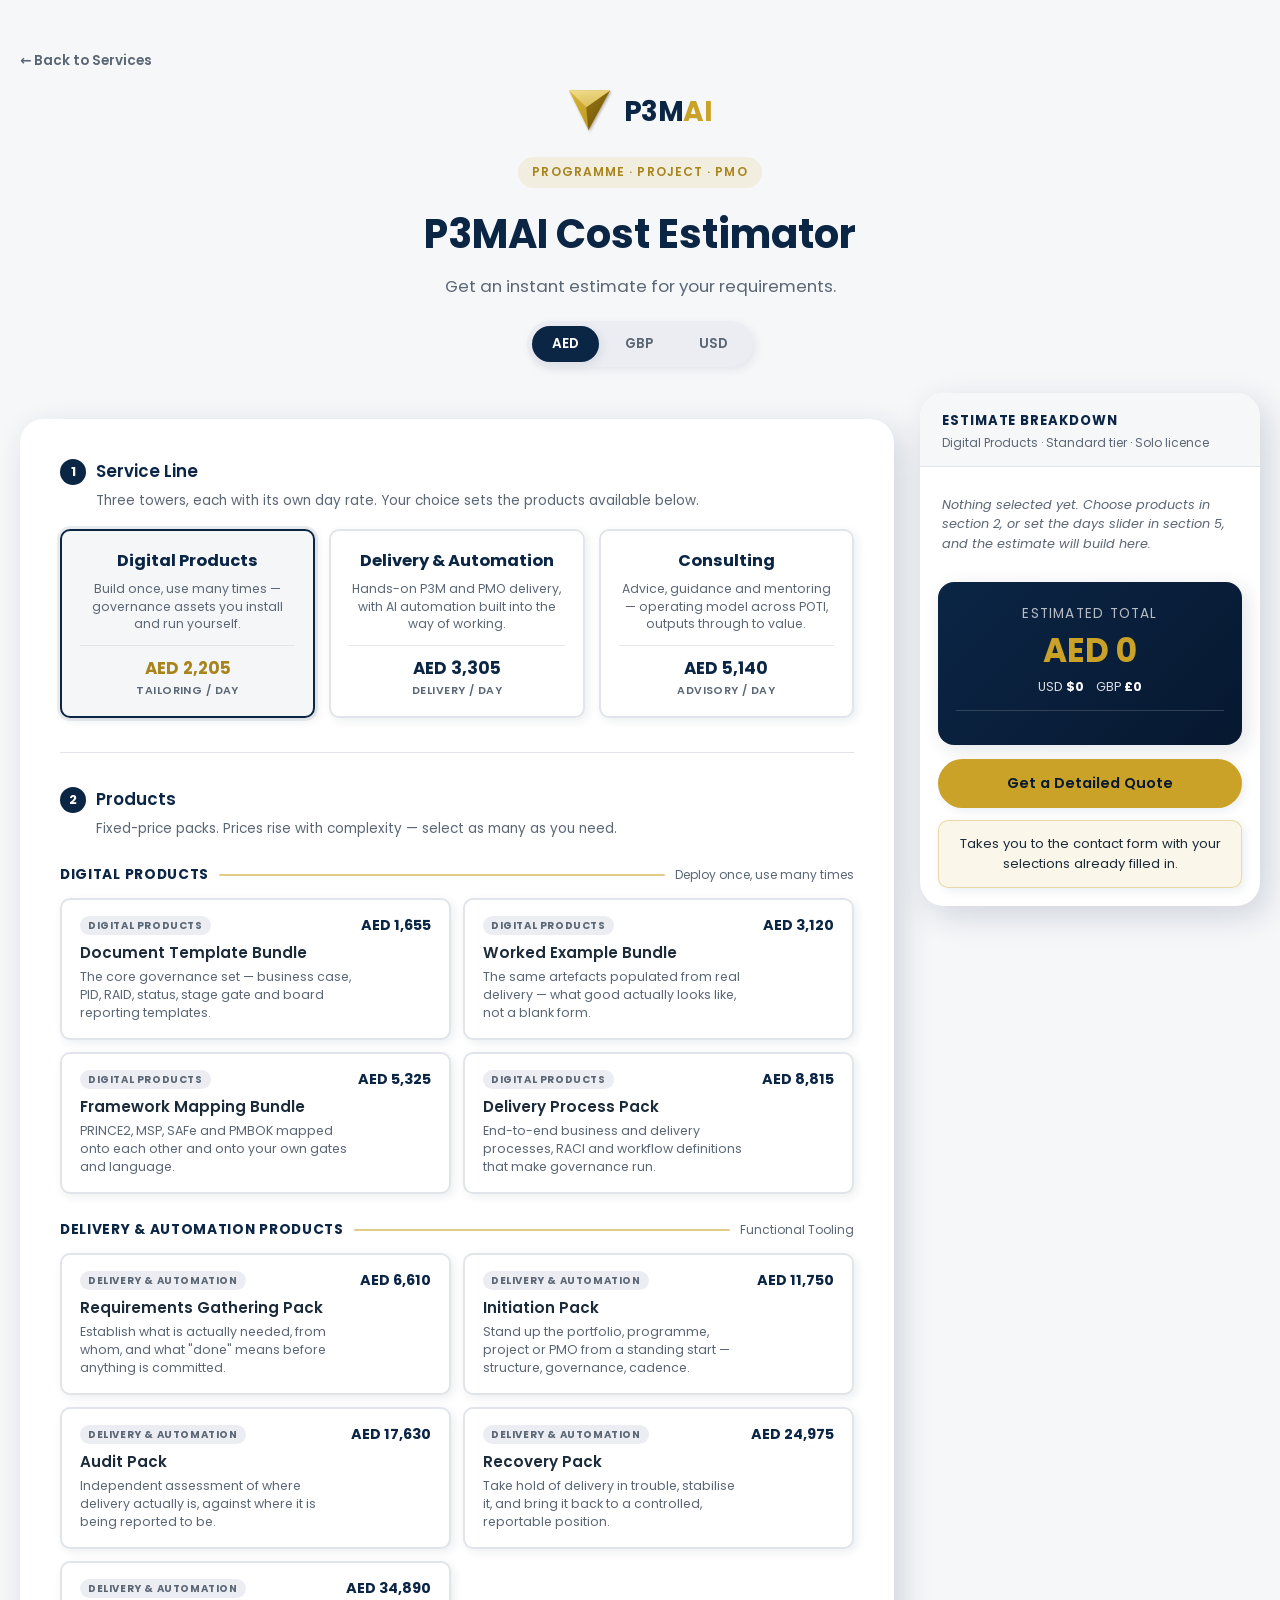
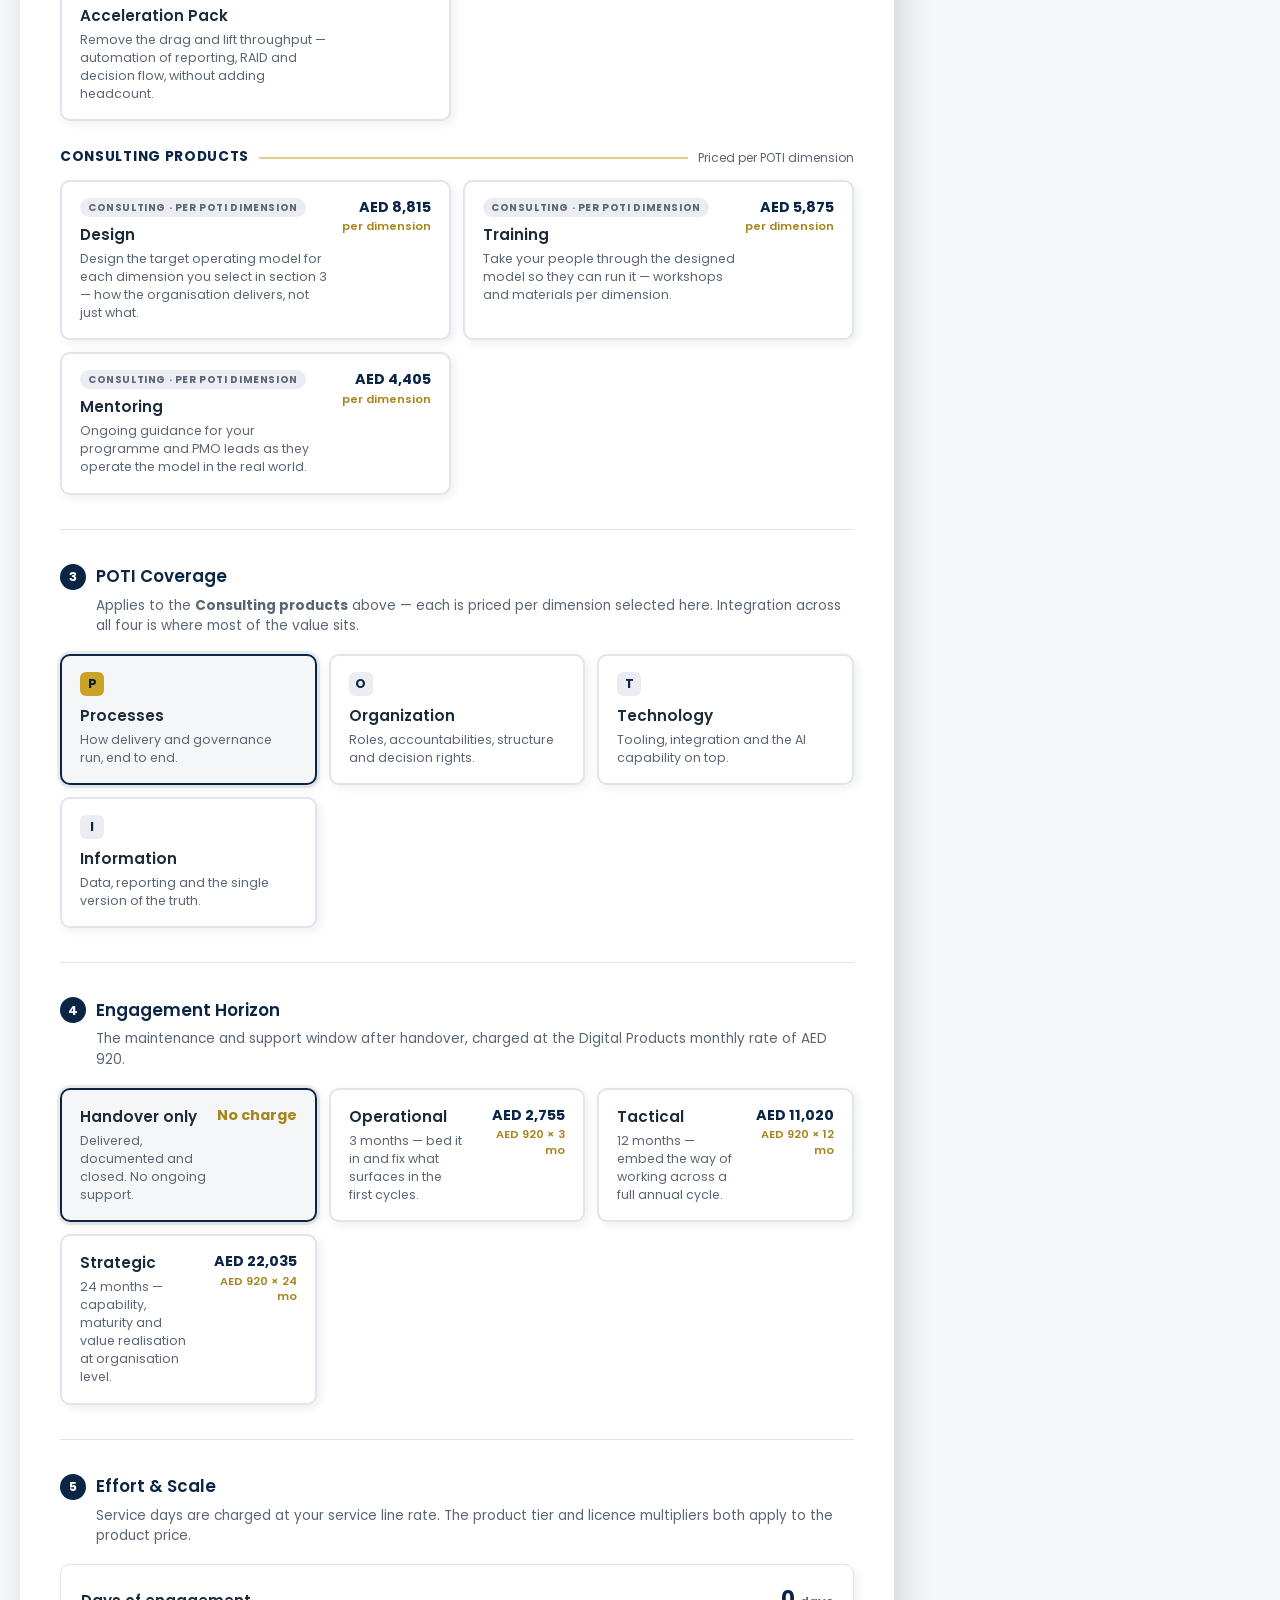
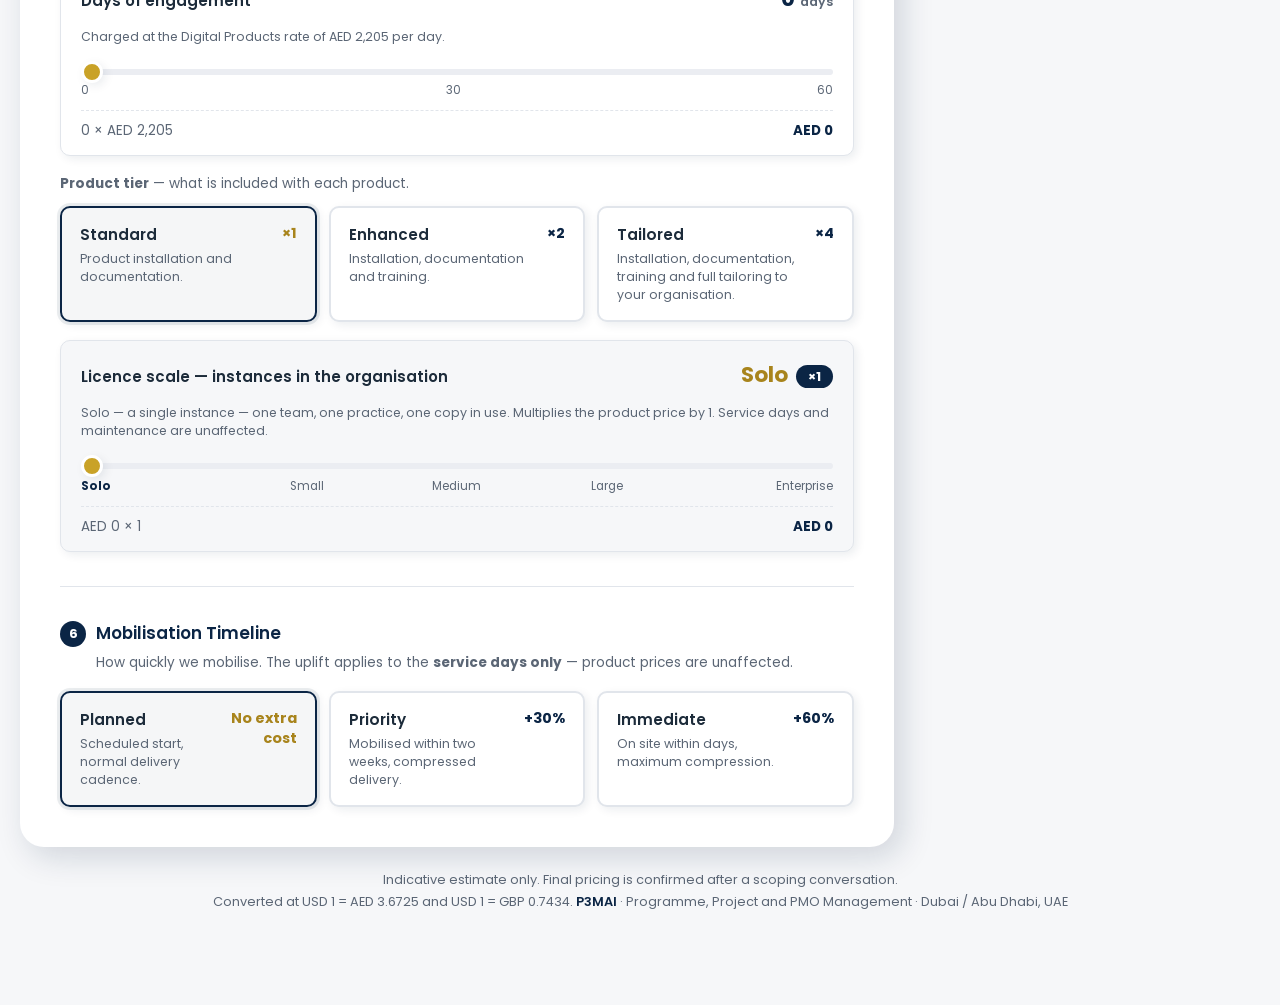
<file: p3mai_services_cost_estimator.html>
<!DOCTYPE html>
<html lang="en">
<head>
<meta charset="UTF-8">
<meta name="viewport" content="width=device-width, initial-scale=1.0">
<title>P3MAI Cost Estimator | P3MAI</title>
<meta name="description" content="Instant estimate for Programme, Project and PMO products and services from P3MAI.">
<link rel="icon" type="image/svg+xml" href="data:image/svg+xml,%3Csvg xmlns='http://www.w3.org/2000/svg' viewBox='0 0 64 64'%3E%3Crect width='64' height='64' rx='14' fill='%230B2545'/%3E%3Cpolygon points='12,14 52,14 28,22' fill='%23E7C65C'/%3E%3Cpolygon points='12,14 30,50 28,22' fill='%23C9A227'/%3E%3Cpolygon points='52,14 30,50 28,22' fill='%238A6B14'/%3E%3C/svg%3E">
<link rel="preconnect" href="https://fonts.googleapis.com">
<link rel="preconnect" href="https://fonts.gstatic.com" crossorigin>
<link href="https://fonts.googleapis.com/css2?family=Poppins:wght@400;500;600;700&display=swap" rel="stylesheet">
<style>
  :root {
    --color-primary: #0B2545;
    --color-primary-dark: #071830;
    --color-primary-light: #1B3F6E;
    --color-accent: #C9A227;
    --color-accent-dark: #A8841C;
    --color-accent-light: #E7C65C;
    --color-bg: #F6F7F9;
    --color-bg-alt: #EBEDF2;
    --color-text: #1C2B3A;
    --color-text-muted: #5B6675;
    --color-white: #ffffff;
    --color-border: #E1E5EB;
    --font-main: 'Poppins', 'Segoe UI', system-ui, -apple-system, sans-serif;
    --radius-sm: 10px;
    --radius-md: 16px;
    --radius-lg: 24px;
    --shadow-sm: 3px 3px 10px rgba(11, 37, 69, 0.08);
    --shadow-md: 5px 5px 20px rgba(11, 37, 69, 0.12);
    --shadow-lg: 8px 10px 32px rgba(11, 37, 69, 0.16);
    --transition: 0.2s ease;
  }

  * , *::before, *::after { box-sizing: border-box; }

  body {
    margin: 0; font-family: var(--font-main);
    background: var(--color-bg); color: var(--color-text);
    line-height: 1.5; -webkit-font-smoothing: antialiased;
    padding: 48px 20px 80px;
  }
  .page-wrap { max-width: 1280px; margin: 0 auto; }

  /* ---------- Two-column layout ---------- */
  .calc-layout {
    display: grid; grid-template-columns: minmax(0, 1fr) 340px;
    gap: 26px; align-items: start; margin-top: 26px;
  }
  .summary-rail { position: sticky; top: 24px; }
  .rail-inner {
    background: var(--color-white); border-radius: var(--radius-lg);
    box-shadow: var(--shadow-lg); overflow: hidden;
    max-height: calc(100vh - 48px); display: flex; flex-direction: column;
  }
  .rail-head {
    padding: 18px 22px 14px; border-bottom: 1px solid var(--color-border);
    background: var(--color-bg); flex-shrink: 0;
  }
  .rail-head h3 {
    margin: 0; font-size: 0.82rem; font-weight: 700; letter-spacing: 0.07em;
    text-transform: uppercase; color: var(--color-primary);
  }
  .rail-head .rail-line { font-size: 0.75rem; color: var(--color-text-muted); margin-top: 3px; }
  .rail-body { padding: 16px 22px; overflow-y: auto; flex: 1 1 auto; min-height: 60px; }
  .rail-foot { flex-shrink: 0; padding: 0 18px 18px; }

  .rail-warn {
    margin: 0 0 12px; padding: 10px 12px; border-radius: 8px;
    background: rgba(166,43,43,0.07); border: 1px solid rgba(166,43,43,0.3);
    color: #8E2626; font-size: 0.78rem; line-height: 1.45;
  }
  .rail-group {
    font-size: 0.68rem; font-weight: 700; letter-spacing: 0.07em; text-transform: uppercase;
    color: var(--color-text-muted); margin: 14px 0 6px;
  }
  .rail-group:first-child { margin-top: 0; }
  .rail-row {
    display: flex; justify-content: space-between; align-items: flex-start; gap: 10px;
    font-size: 0.8rem; padding: 4px 0; color: var(--color-text); line-height: 1.4;
  }
  .rail-row span:last-child { font-weight: 600; white-space: nowrap; flex-shrink: 0; }
  .rail-row.muted { color: var(--color-text-muted); }
  .rail-row.subtotal {
    border-top: 1px solid var(--color-border); margin-top: 6px; padding-top: 8px;
    font-weight: 700; color: var(--color-primary);
  }
  .rail-empty { font-size: 0.8rem; color: var(--color-text-muted); font-style: italic; line-height: 1.5; }

  /* ---------- Back link ---------- */
  .back-link {
    display: inline-flex; align-items: center; gap: 6px;
    font-size: 0.85rem; font-weight: 600; color: var(--color-text-muted);
    text-decoration: none; margin-bottom: 18px;
    transition: color var(--transition);
  }
  .back-link:hover { color: var(--color-primary); }

  /* ---------- Brand lockup (matches style.css) ---------- */
  .brand-bar { display: flex; align-items: center; justify-content: center; gap: 10px; margin-bottom: 22px; }
  .brand-bar img { display: block; height: 46px; width: auto; }
  .logo-text {
    font-weight: 700; font-size: 1.75rem; letter-spacing: -0.5px; line-height: 1;
    color: var(--color-primary);
  }
  .logo-text .brand-ai { color: var(--color-accent); }

  /* ---------- Header ---------- */
  .calc-header { text-align: center; margin-bottom: 26px; }
  .calc-eyebrow {
    display: inline-block; font-size: 0.76rem; font-weight: 600;
    letter-spacing: 0.09em; text-transform: uppercase;
    color: var(--color-accent-dark); background: rgba(201, 162, 39, 0.12);
    padding: 6px 14px; border-radius: 999px; margin-bottom: 16px;
  }
  .calc-header h1 {
    font-size: clamp(1.8rem, 3.6vw, 2.5rem); font-weight: 700;
    color: var(--color-primary); margin: 0 0 10px;
  }
  .calc-header p { color: var(--color-text-muted); font-size: 1.05rem; margin: 0; }

  /* ---------- Currency ---------- */
  .currency-switch {
    display: flex; justify-content: center; gap: 6px; margin: 22px auto 0;
    background: var(--color-bg-alt); padding: 5px; border-radius: 999px;
    width: fit-content; box-shadow: var(--shadow-sm);
  }
  .currency-switch button {
    font-family: inherit; font-size: 0.85rem; font-weight: 600; border: none;
    background: transparent; color: var(--color-text-muted);
    padding: 8px 20px; border-radius: 999px; cursor: pointer; transition: all var(--transition);
  }
  .currency-switch button:hover { color: var(--color-primary); }
  .currency-switch button.active { background: var(--color-primary); color: var(--color-white); box-shadow: var(--shadow-sm); }

  /* ---------- Card / sections ---------- */
  .calc-card {
    background: var(--color-white); border-radius: var(--radius-lg);
    box-shadow: var(--shadow-lg); padding: 40px; margin-top: 26px;
  }
  .calc-section + .calc-section { margin-top: 34px; padding-top: 34px; border-top: 1px solid var(--color-border); }
  .section-label { display: flex; align-items: center; gap: 10px; margin-bottom: 6px; }
  .section-num {
    display: flex; align-items: center; justify-content: center;
    width: 26px; height: 26px; border-radius: 50%;
    background: var(--color-primary); color: var(--color-white);
    font-size: 0.8rem; font-weight: 700; flex-shrink: 0;
  }
  .section-label h2 { font-size: 1.05rem; font-weight: 600; color: var(--color-primary); margin: 0; }
  .section-hint { font-size: 0.85rem; color: var(--color-text-muted); margin: 0 0 18px 36px; }

  /* ---------- Three towers ---------- */
  .tower-grid { display: grid; grid-template-columns: repeat(3, 1fr); gap: 14px; }
  .tower-card {
    position: relative; display: flex; flex-direction: column; gap: 6px;
    padding: 18px 18px 16px; border: 2px solid var(--color-border);
    border-radius: var(--radius-sm); cursor: pointer; background: var(--color-white);
    box-shadow: var(--shadow-sm); text-align: center;
    transition: border-color var(--transition), background var(--transition), box-shadow var(--transition), transform var(--transition);
  }
  .tower-card:hover { border-color: var(--color-primary-light); transform: translateY(-2px); }
  .tower-card.selected {
    border-color: var(--color-primary); background: rgba(11, 37, 69, 0.04);
    box-shadow: var(--shadow-sm), 0 0 0 3px rgba(11, 37, 69, 0.08);
  }
  .tower-card input { position: absolute; opacity: 0; pointer-events: none; }
  .tower-name { font-weight: 700; font-size: 1.02rem; color: var(--color-primary); }
  .tower-desc { font-size: 0.77rem; color: var(--color-text-muted); line-height: 1.45; min-height: 3.1em; }
  .tower-rate {
    margin-top: 6px; padding-top: 10px; border-top: 1px solid var(--color-border);
    font-size: 1.05rem; font-weight: 700; color: var(--color-primary);
  }
  .tower-rate small { display: block; font-size: 0.68rem; font-weight: 600; color: var(--color-text-muted); letter-spacing: 0.04em; text-transform: uppercase; margin-top: 2px; }
  .tower-card.selected .tower-rate { color: var(--color-accent-dark); }

  /* ---------- Option cards ---------- */
  .option-grid { display: grid; grid-template-columns: repeat(auto-fit, minmax(255px, 1fr)); gap: 12px; }
  .option-grid.two-col { grid-template-columns: repeat(auto-fit, minmax(340px, 1fr)); }
  .option-grid.four-col { grid-template-columns: repeat(auto-fit, minmax(200px, 1fr)); }
  .option-grid.tier-grid { grid-template-columns: repeat(auto-fit, minmax(230px, 1fr)); }

  .option-card {
    position: relative; display: flex; align-items: flex-start; justify-content: space-between;
    gap: 10px; padding: 16px 18px;
    border: 2px solid var(--color-border); border-radius: var(--radius-sm);
    cursor: pointer; overflow: hidden; background: var(--color-white); box-shadow: var(--shadow-sm);
    transition: border-color var(--transition), background var(--transition), box-shadow var(--transition), transform var(--transition);
  }
  .option-card:hover { border-color: var(--color-primary-light); transform: translateY(-1px); }
  .option-card.selected {
    border-color: var(--color-primary); background: rgba(11, 37, 69, 0.04);
    box-shadow: var(--shadow-sm), 0 0 0 3px rgba(11, 37, 69, 0.08);
  }
  .option-card input { position: absolute; opacity: 0; pointer-events: none; }
  .option-main { display: flex; flex-direction: column; gap: 3px; flex: 1 1 auto; min-width: 0; }
  .option-title { font-weight: 600; font-size: 0.95rem; color: var(--color-text); overflow-wrap: break-word; }
  .option-sub { font-size: 0.78rem; color: var(--color-text-muted); overflow-wrap: break-word; line-height: 1.45; }
  .option-price {
    font-weight: 700; font-size: 0.9rem; color: var(--color-primary);
    text-align: right; flex-shrink: 0; max-width: 42%; overflow-wrap: break-word; line-height: 1.35;
  }
  .option-price .sub-rate { display: block; font-size: 0.7rem; font-weight: 600; color: var(--color-accent-dark); margin-top: 2px; }
  .option-card.selected .option-price { color: var(--color-accent-dark); }
  .option-card.selected .option-price .sub-rate { color: var(--color-primary); }

  /* product family heading */
  .family-head {
    display: flex; align-items: center; gap: 10px;
    margin: 26px 0 12px;
  }
  .family-head:first-of-type { margin-top: 4px; }
  .family-head .fh-name {
    font-size: 0.86rem; font-weight: 700; letter-spacing: 0.05em;
    text-transform: uppercase; color: var(--color-primary); white-space: nowrap;
  }
  .family-head .fh-rule { flex: 1 1 auto; height: 2px; background: var(--color-accent); opacity: 0.55; border-radius: 2px; }
  .family-head .fh-note { font-size: 0.75rem; color: var(--color-text-muted); white-space: nowrap; }

  /* product family pip */
  .rank {
    display: inline-block; font-size: 0.63rem; font-weight: 700; letter-spacing: 0.06em;
    text-transform: uppercase; color: var(--color-text-muted);
    background: var(--color-bg-alt); padding: 2px 8px; border-radius: 999px; margin-bottom: 4px; align-self: flex-start;
  }
  .option-card.selected .rank { background: var(--color-accent); color: var(--color-primary-dark); }

  /* POTI */
  .poti-letter {
    display: inline-flex; align-items: center; justify-content: center;
    width: 24px; height: 24px; border-radius: 6px; margin-bottom: 6px;
    background: var(--color-bg-alt); color: var(--color-primary);
    font-size: 0.78rem; font-weight: 700;
  }
  .option-card.selected .poti-letter { background: var(--color-accent); color: var(--color-primary-dark); }

  /* ---------- Sliders ---------- */
  .slider-box {
    border: 1px solid var(--color-border); border-radius: var(--radius-sm);
    padding: 18px 20px 14px; background: var(--color-white); box-shadow: var(--shadow-sm);
  }
  .slider-box.licence { margin-top: 18px; background: var(--color-bg); }
  .slider-head { display: flex; justify-content: space-between; align-items: baseline; gap: 10px; margin-bottom: 4px; }
  .slider-head .lab { font-weight: 600; font-size: 0.94rem; color: var(--color-text); }
  .slider-head .val { font-weight: 700; font-size: 1.35rem; color: var(--color-primary); white-space: nowrap; }
  .slider-head .val small { font-size: 0.78rem; font-weight: 600; color: var(--color-text-muted); margin-left: 5px; }
  .slider-box.licence .val { color: var(--color-accent-dark); }
  .mult-pill {
    display: inline-block; margin-left: 8px; padding: 2px 12px; border-radius: 999px;
    background: var(--color-primary); color: var(--color-white);
    font-size: 0.8rem; font-weight: 700; vertical-align: middle;
  }
  .slider-note { font-size: 0.78rem; color: var(--color-text-muted); margin-bottom: 12px; line-height: 1.45; }
  input[type=range] {
    -webkit-appearance: none; appearance: none; width: 100%; height: 6px;
    border-radius: 999px; background: var(--color-bg-alt); outline: none; margin: 4px 0 6px;
  }
  input[type=range]::-webkit-slider-thumb {
    -webkit-appearance: none; appearance: none; width: 22px; height: 22px; border-radius: 50%;
    background: var(--color-accent); border: 3px solid var(--color-white);
    box-shadow: var(--shadow-sm); cursor: pointer; transition: transform var(--transition);
  }
  input[type=range]::-webkit-slider-thumb:hover { transform: scale(1.12); }
  input[type=range]::-moz-range-thumb {
    width: 18px; height: 18px; border-radius: 50%;
    background: var(--color-accent); border: 3px solid var(--color-white);
    box-shadow: var(--shadow-sm); cursor: pointer;
  }
  .slider-scale { display: flex; justify-content: space-between; font-size: 0.72rem; color: var(--color-text-muted); }
  .licence-ticks {
    display: grid; grid-template-columns: repeat(5, 1fr);
    font-size: 0.72rem; color: var(--color-text-muted); text-align: center; margin-top: 2px;
  }
  .licence-ticks span.on { color: var(--color-primary); font-weight: 700; }
  .licence-ticks span:first-child { text-align: left; }
  .licence-ticks span:last-child { text-align: right; }
  .slider-sub {
    margin-top: 10px; padding-top: 10px; border-top: 1px dashed var(--color-border);
    display: flex; justify-content: space-between; font-size: 0.84rem; color: var(--color-text-muted);
  }
  .slider-sub strong { color: var(--color-primary); font-weight: 700; }

  .hidden { display: none !important; }

  /* ---------- Breakdown ---------- */
  .breakdown {
    margin-top: 34px; background: var(--color-bg-alt);
    border-radius: var(--radius-md); padding: 22px 26px; box-shadow: var(--shadow-sm);
  }
  .breakdown h3 {
    font-size: 0.85rem; font-weight: 600; text-transform: uppercase;
    letter-spacing: 0.06em; color: var(--color-text-muted); margin: 0 0 14px;
  }
  .breakdown-row {
    display: flex; justify-content: space-between; align-items: flex-start; gap: 12px;
    font-size: 0.92rem; padding: 6px 0; color: var(--color-text);
  }
  .breakdown-row span:first-child { overflow-wrap: break-word; }
  .breakdown-row span:last-child { font-weight: 600; white-space: nowrap; flex-shrink: 0; }
  .breakdown-row.sub { color: var(--color-text-muted); font-size: 0.86rem; }
  .breakdown-row.total-line { font-weight: 700; color: var(--color-primary); }
  .breakdown-divider { border-top: 1px solid var(--color-border); margin: 8px 0; }

  /* ---------- Total ---------- */
  .total-section {
    margin: 0 0 14px; text-align: center;
    background: linear-gradient(135deg, var(--color-primary) 0%, var(--color-primary-dark) 100%);
    border-radius: var(--radius-md); padding: 22px 18px; color: var(--color-white);
    box-shadow: var(--shadow-md);
  }
  .total-label {
    font-size: 0.85rem; letter-spacing: 0.09em; text-transform: uppercase;
    color: rgba(255,255,255,0.7); margin-bottom: 8px;
  }
  .total-amount { font-size: 2.05rem; font-weight: 700; color: var(--color-accent); line-height: 1.15; }
  .total-alt {
    margin-top: 8px; font-size: 0.78rem; color: rgba(255,255,255,0.85);
    display: flex; justify-content: center; flex-wrap: wrap; gap: 4px 12px;
  }
  .total-alt span strong { color: var(--color-white); }
  .total-monthly {
    margin-top: 14px; padding-top: 12px; border-top: 1px solid rgba(255,255,255,0.16);
    font-size: 0.78rem; color: rgba(255,255,255,0.85); line-height: 1.5;
  }
  .total-monthly strong { color: var(--color-accent-light); }

  /* ---------- Button ---------- */
  .quote-btn {
    display: block; width: 100%; margin-top: 0; padding: 14px;
    border: none; border-radius: 999px;
    background: var(--color-accent); color: var(--color-primary-dark);
    font-family: inherit; font-size: 0.92rem; font-weight: 600; cursor: pointer;
    box-shadow: var(--shadow-sm);
    transition: background var(--transition), transform var(--transition), box-shadow var(--transition);
  }
  .quote-btn:hover { background: var(--color-accent-dark); transform: translateY(-2px); box-shadow: var(--shadow-md); }
  .quote-message {
    margin-top: 12px; padding: 13px 15px; border-radius: var(--radius-sm);
    font-size: 0.82rem; line-height: 1.5;
    background: rgba(201, 162, 39, 0.1); border: 1px solid rgba(201, 162, 39, 0.35);
    color: var(--color-text); text-align: center;
    box-shadow: var(--shadow-sm); display: block;
  }
  .quote-message a { color: var(--color-primary); font-weight: 600; text-decoration: underline; }
  @keyframes fadeIn { from { opacity: 0; transform: translateY(-4px); } to { opacity: 1; transform: translateY(0); } }

  .calc-footnote { text-align: center; font-size: 0.8rem; color: var(--color-text-muted); margin-top: 22px; line-height: 1.7; }
  .calc-footnote a { color: var(--color-primary); font-weight: 600; text-decoration: none; }

  @media (max-width: 1080px) {
    .calc-layout { grid-template-columns: minmax(0, 1fr); }
    .summary-rail { position: static; }
    .rail-inner { max-height: none; }
  }
  @media (max-width: 720px) {
    .tower-grid { grid-template-columns: 1fr; }
    .tower-desc { min-height: 0; }
  }
  @media (max-width: 560px) {
    .calc-card { padding: 28px 22px; }
    body { padding: 32px 14px 60px; }
    .option-price { max-width: 48%; font-size: 0.85rem; }
  }
</style>
</head>
<body>

  <div class="page-wrap">

    <a href="services.html" class="back-link">&larr; Back to Services</a>

    <div class="brand-bar">
      <img src="logo-triangle-navy.svg" alt="" aria-hidden="true">
      <span class="logo-text">P3M<span class="brand-ai">AI</span></span>
    </div>

    <div class="calc-header">
      <span class="calc-eyebrow">Programme · Project · PMO</span>
      <h1>P3MAI Cost Estimator</h1>
      <p>Get an instant estimate for your requirements.</p>
      <div class="currency-switch" role="group" aria-label="Display currency">
        <button type="button" data-cur="AED" class="active">AED</button>
        <button type="button" data-cur="GBP">GBP</button>
        <button type="button" data-cur="USD">USD</button>
      </div>
    </div>

    <div class="calc-layout">

      <div class="calc-card">

      <!-- ===== 1. Service line ===== -->
      <div class="calc-section">
        <div class="section-label"><span class="section-num">1</span><h2>Service Line</h2></div>
        <p class="section-hint">Three towers, each with its own day rate. Your choice sets the products available below.</p>
        <div class="tower-grid" data-group="line">

          <label class="tower-card">
            <input type="radio" name="line" value="products" checked
                   data-label="Digital Products" data-day="600" data-monthly="250" data-days="0" data-suffix="tailoring / day">
            <span class="tower-name">Digital Products</span>
            <span class="tower-desc">Build once, use many times — governance assets you install and run yourself.</span>
            <span class="tower-rate" data-rate="600" data-suffix="tailoring / day">—</span>
          </label>

          <label class="tower-card">
            <input type="radio" name="line" value="delivery"
                   data-label="Delivery &amp; Automation" data-day="900" data-monthly="450" data-days="0" data-suffix="delivery / day">
            <span class="tower-name">Delivery &amp; Automation</span>
            <span class="tower-desc">Hands-on P3M and PMO delivery, with AI automation built into the way of working.</span>
            <span class="tower-rate" data-rate="900" data-suffix="delivery / day">—</span>
          </label>

          <label class="tower-card">
            <input type="radio" name="line" value="consulting"
                   data-label="Consulting" data-day="1400" data-monthly="900" data-days="0" data-suffix="advisory / day">
            <span class="tower-name">Consulting</span>
            <span class="tower-desc">Advice, guidance and mentoring — operating model across POTI, outputs through to value.</span>
            <span class="tower-rate" data-rate="1400" data-suffix="advisory / day">—</span>
          </label>

        </div>
      </div>

      <!-- ===== 2. Products ===== -->
      <div class="calc-section">
        <div class="section-label"><span class="section-num">2</span><h2>Products</h2></div>
        <p class="section-hint" id="product-hint">Fixed-price packs. Prices rise with complexity — select as many as you need.</p>

        <div class="family-head">
          <span class="fh-name">Digital Products</span><span class="fh-rule"></span>
          <span class="fh-note">Deploy once, use many times</span>
        </div>
        <div class="option-grid two-col product-group" data-line="products">
          <label class="option-card">
            <input type="checkbox" name="product" value="450" data-label="Document Template Bundle">
            <span class="option-main"><span class="rank">Digital Products</span>
              <span class="option-title">Document Template Bundle</span>
              <span class="option-sub">The core governance set — business case, PID, RAID, status, stage gate and board reporting templates.</span></span>
            <span class="option-price" data-price-add="450"></span>
          </label>
          <label class="option-card">
            <input type="checkbox" name="product" value="850" data-label="Document Worked Example Bundle">
            <span class="option-main"><span class="rank">Digital Products</span>
              <span class="option-title">Worked Example Bundle</span>
              <span class="option-sub">The same artefacts populated from real delivery — what good actually looks like, not a blank form.</span></span>
            <span class="option-price" data-price-add="850"></span>
          </label>
          <label class="option-card">
            <input type="checkbox" name="product" value="1450" data-label="Framework Mapping Bundle">
            <span class="option-main"><span class="rank">Digital Products</span>
              <span class="option-title">Framework Mapping Bundle</span>
              <span class="option-sub">PRINCE2, MSP, SAFe and PMBOK mapped onto each other and onto your own gates and language.</span></span>
            <span class="option-price" data-price-add="1450"></span>
          </label>
          <label class="option-card">
            <input type="checkbox" name="product" value="2400" data-label="Delivery Process Pack">
            <span class="option-main"><span class="rank">Digital Products</span>
              <span class="option-title">Delivery Process Pack</span>
              <span class="option-sub">End-to-end business and delivery processes, RACI and workflow definitions that make governance run.</span></span>
            <span class="option-price" data-price-add="2400"></span>
          </label>
        </div>

        <div class="family-head">
          <span class="fh-name">Delivery &amp; Automation Products</span><span class="fh-rule"></span>
          <span class="fh-note">Functional Tooling</span>
        </div>
        <div class="option-grid two-col product-group" data-line="delivery">
          <label class="option-card">
            <input type="checkbox" name="product" value="1800" data-label="Requirements Gathering Pack">
            <span class="option-main"><span class="rank">Delivery &amp; Automation</span>
              <span class="option-title">Requirements Gathering Pack</span>
              <span class="option-sub">Establish what is actually needed, from whom, and what "done" means before anything is committed.</span></span>
            <span class="option-price" data-price-add="1800"></span>
          </label>
          <label class="option-card">
            <input type="checkbox" name="product" value="3200" data-label="Initiation Pack">
            <span class="option-main"><span class="rank">Delivery &amp; Automation</span>
              <span class="option-title">Initiation Pack</span>
              <span class="option-sub">Stand up the portfolio, programme, project or PMO from a standing start — structure, governance, cadence.</span></span>
            <span class="option-price" data-price-add="3200"></span>
          </label>
          <label class="option-card">
            <input type="checkbox" name="product" value="4800" data-label="Audit Pack">
            <span class="option-main"><span class="rank">Delivery &amp; Automation</span>
              <span class="option-title">Audit Pack</span>
              <span class="option-sub">Independent assessment of where delivery actually is, against where it is being reported to be.</span></span>
            <span class="option-price" data-price-add="4800"></span>
          </label>
          <label class="option-card">
            <input type="checkbox" name="product" value="6800" data-label="Recovery Pack">
            <span class="option-main"><span class="rank">Delivery &amp; Automation</span>
              <span class="option-title">Recovery Pack</span>
              <span class="option-sub">Take hold of delivery in trouble, stabilise it, and bring it back to a controlled, reportable position.</span></span>
            <span class="option-price" data-price-add="6800"></span>
          </label>
          <label class="option-card">
            <input type="checkbox" name="product" value="9500" data-label="Acceleration Pack">
            <span class="option-main"><span class="rank">Delivery &amp; Automation</span>
              <span class="option-title">Acceleration Pack</span>
              <span class="option-sub">Remove the drag and lift throughput — automation of reporting, RAID and decision flow, without adding headcount.</span></span>
            <span class="option-price" data-price-add="9500"></span>
          </label>
        </div>

        <div class="family-head">
          <span class="fh-name">Consulting Products</span><span class="fh-rule"></span>
          <span class="fh-note">Priced per POTI dimension</span>
        </div>
        <div class="option-grid two-col product-group" data-line="consulting">
          <label class="option-card">
            <input type="checkbox" name="product" value="2400" data-label="Design">
            <span class="option-main"><span class="rank">Consulting · per POTI dimension</span>
              <span class="option-title">Design</span>
              <span class="option-sub">Design the target operating model for each dimension you select in section 3 — how the organisation delivers, not just what.</span></span>
            <span class="option-price" data-price-add="2400" data-per-poti="1"></span>
          </label>
          <label class="option-card">
            <input type="checkbox" name="product" value="1600" data-label="Training">
            <span class="option-main"><span class="rank">Consulting · per POTI dimension</span>
              <span class="option-title">Training</span>
              <span class="option-sub">Take your people through the designed model so they can run it — workshops and materials per dimension.</span></span>
            <span class="option-price" data-price-add="1600" data-per-poti="1"></span>
          </label>
          <label class="option-card">
            <input type="checkbox" name="product" value="1200" data-label="Mentoring">
            <span class="option-main"><span class="rank">Consulting · per POTI dimension</span>
              <span class="option-title">Mentoring</span>
              <span class="option-sub">Ongoing guidance for your programme and PMO leads as they operate the model in the real world.</span></span>
            <span class="option-price" data-price-add="1200" data-per-poti="1"></span>
          </label>
        </div>
      </div>

      <!-- ===== 3. POTI (consulting only) ===== -->
      <div class="calc-section" id="poti-section">
        <div class="section-label"><span class="section-num">3</span><h2>POTI Coverage</h2></div>
        <p class="section-hint">Applies to the <strong>Consulting products</strong> above — each is priced per dimension selected here. Integration across all four is where most of the value sits.</p>
        <div class="option-grid four-col" data-group="poti">
          <label class="option-card">
            <input type="checkbox" name="poti" value="1" data-label="Processes" checked>
            <span class="option-main"><span class="poti-letter">P</span>
              <span class="option-title">Processes</span>
              <span class="option-sub">How delivery and governance run, end to end.</span></span>
          </label>
          <label class="option-card">
            <input type="checkbox" name="poti" value="1" data-label="Organization">
            <span class="option-main"><span class="poti-letter">O</span>
              <span class="option-title">Organization</span>
              <span class="option-sub">Roles, accountabilities, structure and decision rights.</span></span>
          </label>
          <label class="option-card">
            <input type="checkbox" name="poti" value="1" data-label="Technology">
            <span class="option-main"><span class="poti-letter">T</span>
              <span class="option-title">Technology</span>
              <span class="option-sub">Tooling, integration and the AI capability on top.</span></span>
          </label>
          <label class="option-card">
            <input type="checkbox" name="poti" value="1" data-label="Information">
            <span class="option-main"><span class="poti-letter">I</span>
              <span class="option-title">Information</span>
              <span class="option-sub">Data, reporting and the single version of the truth.</span></span>
          </label>
        </div>
      </div>

      <!-- ===== 4. Engagement horizon = maintenance window ===== -->
      <div class="calc-section">
        <div class="section-label"><span class="section-num">4</span><h2>Engagement Horizon</h2></div>
        <p class="section-hint" id="horizon-hint">The maintenance and support window after handover, charged at the monthly rate for your service line.</p>
        <div class="option-grid" data-group="horizon">
          <label class="option-card">
            <input type="radio" name="horizon" value="0" data-label="No maintenance window" checked>
            <span class="option-main"><span class="option-title">Handover only</span>
              <span class="option-sub">Delivered, documented and closed. No ongoing support.</span></span>
            <span class="option-price">No charge</span>
          </label>
          <label class="option-card">
            <input type="radio" name="horizon" value="3" data-label="Operational — 3 months">
            <span class="option-main"><span class="option-title">Operational</span>
              <span class="option-sub">3 months — bed it in and fix what surfaces in the first cycles.</span></span>
            <span class="option-price horizon-price" data-months="3"></span>
          </label>
          <label class="option-card">
            <input type="radio" name="horizon" value="12" data-label="Tactical — 12 months">
            <span class="option-main"><span class="option-title">Tactical</span>
              <span class="option-sub">12 months — embed the way of working across a full annual cycle.</span></span>
            <span class="option-price horizon-price" data-months="12"></span>
          </label>
          <label class="option-card">
            <input type="radio" name="horizon" value="24" data-label="Strategic — 24 months">
            <span class="option-main"><span class="option-title">Strategic</span>
              <span class="option-sub">24 months — capability, maturity and value realisation at organisation level.</span></span>
            <span class="option-price horizon-price" data-months="24"></span>
          </label>
        </div>
      </div>

      <!-- ===== 5. Effort & scale ===== -->
      <div class="calc-section">
        <div class="section-label"><span class="section-num">5</span><h2>Effort &amp; Scale</h2></div>
        <p class="section-hint">Service days are charged at your service line rate. The product tier and licence multipliers both apply to the product price.</p>

        <div class="slider-box">
          <div class="slider-head">
            <span class="lab">Days of engagement</span>
            <span class="val"><span id="days-val">0</span><small>days</small></span>
          </div>
          <p class="slider-note" id="days-note"></p>
          <input type="range" id="days" min="0" max="60" step="1" value="0">
          <div class="slider-scale"><span>0</span><span>30</span><span>60</span></div>
          <div class="slider-sub"><span id="days-calc">—</span><strong id="days-total">—</strong></div>
        </div>

        <div style="margin-top:18px">
          <p class="section-hint" style="margin-left:0; margin-bottom:12px;"><strong>Product tier</strong> — what is included with each product.</p>
          <div class="option-grid tier-grid" data-group="tier">
            <label class="option-card">
              <input type="radio" name="tier" value="1" data-label="Standard tier (×1)" checked>
              <span class="option-main"><span class="option-title">Standard</span>
                <span class="option-sub">Product installation and documentation.</span></span>
              <span class="option-price">×1</span>
            </label>
            <label class="option-card">
              <input type="radio" name="tier" value="2" data-label="Enhanced tier (×2)">
              <span class="option-main"><span class="option-title">Enhanced</span>
                <span class="option-sub">Installation, documentation and training.</span></span>
              <span class="option-price">×2</span>
            </label>
            <label class="option-card">
              <input type="radio" name="tier" value="4" data-label="Tailored tier (×4)">
              <span class="option-main"><span class="option-title">Tailored</span>
                <span class="option-sub">Installation, documentation, training and full tailoring to your organisation.</span></span>
              <span class="option-price">×4</span>
            </label>
          </div>
        </div>

        <div class="slider-box licence">
          <div class="slider-head">
            <span class="lab">Licence scale — instances in the organisation</span>
            <span class="val"><span id="lic-val">Solo</span><span class="mult-pill" id="lic-mult">×1</span></span>
          </div>
          <p class="slider-note" id="lic-note"></p>
          <input type="range" id="licence" min="0" max="4" step="1" value="0">
          <div class="licence-ticks" id="lic-ticks">
            <span>Solo</span><span>Small</span><span>Medium</span><span>Large</span><span>Enterprise</span>
          </div>
          <div class="slider-sub"><span id="lic-calc">—</span><strong id="lic-total">—</strong></div>
        </div>
      </div>

      <!-- ===== 6. Mobilisation & delivery timeline ===== -->
      <div class="calc-section">
        <div class="section-label"><span class="section-num">6</span><h2>Mobilisation Timeline</h2></div>
        <p class="section-hint">How quickly we mobilise. The uplift applies to the <strong>service days only</strong> — product prices are unaffected.</p>
        <div class="option-grid" data-group="timeline">
          <label class="option-card">
            <input type="radio" name="timeline" value="0" data-label="Planned" checked>
            <span class="option-main"><span class="option-title">Planned</span>
              <span class="option-sub">Scheduled start, normal delivery cadence.</span></span>
            <span class="option-price">No extra cost</span>
          </label>
          <label class="option-card">
            <input type="radio" name="timeline" value="0.3" data-label="Priority">
            <span class="option-main"><span class="option-title">Priority</span>
              <span class="option-sub">Mobilised within two weeks, compressed delivery.</span></span>
            <span class="option-price">+30%</span>
          </label>
          <label class="option-card">
            <input type="radio" name="timeline" value="0.6" data-label="Immediate">
            <span class="option-main"><span class="option-title">Immediate</span>
              <span class="option-sub">On site within days, maximum compression.</span></span>
            <span class="option-price">+60%</span>
          </label>
        </div>
      </div>

      </div><!-- /calc-card -->

      <!-- ===== Summary rail ===== -->
      <aside class="summary-rail">
        <div class="rail-inner">
          <div class="rail-head">
            <h3>Estimate Breakdown</h3>
            <div class="rail-line" id="rail-line">—</div>
          </div>

          <div class="rail-body" id="rail-body"></div>

          <div class="rail-foot">
            <div class="total-section">
              <div class="total-label">Estimated Total</div>
              <div class="total-amount" id="total-amount">—</div>
              <div class="total-alt" id="total-alt"></div>
              <div class="total-monthly" id="total-monthly"></div>
            </div>
            <button type="button" class="quote-btn" id="quote-btn">Get a Detailed Quote</button>
            <div class="quote-message" id="quote-message">
              Takes you to the contact form with your selections already filled in.
            </div>
          </div>
        </div>
      </aside>

    </div><!-- /calc-layout -->

    <p class="calc-footnote">
      Indicative estimate only. Final pricing is confirmed after a scoping conversation.<br>
      Converted at USD 1 = AED 3.6725 and USD 1 = GBP 0.7434.
      <a href="index.html">P3M<span class="brand-ai">AI</span></a> · Programme, Project and PMO Management · Dubai / Abu Dhabi, UAE
    </p>

  </div>

  <script>
    (function () {
      const RATES  = { USD: 1, AED: 3.6725, GBP: 0.7434 };
      const SYMBOL = { USD: '$', AED: 'AED ', GBP: '£' };
      let currency = 'AED';

      const LICENCE = [
        { name: 'Solo',       mult: 1, desc: 'a single instance — one team, one practice, one copy in use' },
        { name: 'Small',      mult: 2, desc: 'a small number of instances — one department or delivery function' },
        { name: 'Medium',     mult: 3, desc: 'several instances across functions or a portfolio' },
        { name: 'Large',      mult: 5, desc: 'many instances across divisions, with formal governance and assurance' },
        { name: 'Enterprise', mult: 8, desc: 'unlimited instances — organisation-wide, multi-country deployment' }
      ];

      const $ = id => document.getElementById(id);
      const daysEl = $('days'), licEl = $('licence');

      const convert = (usd, cur) => Math.round(usd * RATES[cur] / 5) * 5;
      const fmt = (usd, cur) => SYMBOL[cur || currency] + convert(usd, cur || currency).toLocaleString('en-US');

      const currentLine = () => document.querySelector('input[name="line"]:checked');
      const potiCount = () => document.querySelectorAll('input[name="poti"]:checked').length;

      /* ---- price chips ---- */
      function paintPrices() {
        document.querySelectorAll('.tower-rate').forEach(el => {
          el.innerHTML = fmt(parseFloat(el.dataset.rate)) + '<small>' + el.dataset.suffix + '</small>';
        });
        document.querySelectorAll('.option-price[data-price-add]').forEach(el => {
          const v = fmt(parseFloat(el.dataset.priceAdd));
          el.innerHTML = el.dataset.perPoti ? v + '<span class="sub-rate">per dimension</span>' : v;
        });
        const line = currentLine();
        const mo = parseFloat(line.dataset.monthly);
        document.querySelectorAll('.horizon-price').forEach(el => {
          const m = parseInt(el.dataset.months, 10);
          el.innerHTML = fmt(mo * m) + '<span class="sub-rate">' + fmt(mo) + ' × ' + m + ' mo</span>';
        });
      }

      function updateCardStates() {
        document.querySelectorAll('.option-card, .tower-card').forEach(c => {
          const i = c.querySelector('input');
          c.classList.toggle('selected', i.checked && !c.closest('.hidden'));
        });
      }

      /* ---- swap product group when the tower changes ---- */
      function applyLine(line) {
        daysEl.value = line.dataset.days;
        $('horizon-hint').textContent =
          'The maintenance and support window after handover, charged at the ' +
          line.dataset.label + ' monthly rate of ' + fmt(parseFloat(line.dataset.monthly)) + '.';
      }

      /* ---- the calculation ---- */
      function calculate() {
        const line     = currentLine();
        const dayRate  = parseFloat(line.dataset.day);
        const monthly  = parseFloat(line.dataset.monthly);
        const days     = parseInt(daysEl.value, 10);
        const tier     = document.querySelector('input[name="tier"]:checked');
        const tierMult = parseFloat(tier.value);
        const lic      = LICENCE[parseInt(licEl.value, 10)];
        const nPoti    = potiCount();

        /* ---------- products ---------- */
        const productRows = [];
        let productBase = 0, orphanConsulting = false;

        document.querySelectorAll('input[name="product"]:checked').forEach(i => {
          const unit    = parseFloat(i.value);
          const perPoti = i.closest('.option-card').querySelector('.option-price').dataset.perPoti;
          if (perPoti && nPoti === 0) { orphanConsulting = true; return; }
          const amt = perPoti ? unit * nPoti : unit;
          productBase += amt;
          productRows.push({
            label: i.dataset.label + (perPoti ? ' × ' + nPoti + ' POTI' : ''),
            amount: amt
          });
        });

        const afterTier   = productBase * tierMult;
        const productCost = afterTier * lic.mult;

        /* ---------- services ---------- */
        const effortCost = days * dayRate;
        const timeline   = document.querySelector('input[name="timeline"]:checked');
        const tRate      = parseFloat(timeline.value);
        const surcharge  = Math.round(effortCost * tRate);
        const serviceCost = effortCost + surcharge;

        const oneTime = productCost + serviceCost;

        /* ---------- maintenance ---------- */
        const horizon    = document.querySelector('input[name="horizon"]:checked');
        const months     = parseInt(horizon.value, 10);
        const maintTotal = months * monthly;

        /* ---------- slider read-outs ---------- */
        $('days-val').textContent   = days;
        $('days-note').textContent  = 'Charged at the ' + line.dataset.label + ' rate of ' + fmt(dayRate) + ' per day.';
        $('days-calc').textContent  = days + ' × ' + fmt(dayRate);
        $('days-total').textContent = fmt(effortCost);

        $('lic-val').textContent  = lic.name;
        $('lic-mult').textContent = '×' + lic.mult;
        $('lic-note').textContent = lic.name + ' — ' + lic.desc +
          '. Multiplies the product price by ' + lic.mult + '. Service days and maintenance are unaffected.';
        $('lic-calc').textContent  = fmt(afterTier) + ' × ' + lic.mult;
        $('lic-total').textContent = fmt(productCost);
        Array.from($('lic-ticks').children).forEach((t, i) =>
          t.classList.toggle('on', i === parseInt(licEl.value, 10)));

        /* ---------- rail ---------- */
        $('rail-line').textContent =
          line.dataset.label + ' · ' + tier.dataset.label.replace(/ tier.*/, '') + ' tier · ' + lic.name + ' licence';

        let h = '';
        if (orphanConsulting) {
          h += '<p class="rail-warn">Consulting products are priced per POTI dimension. ' +
               'Select at least one dimension in section 3, or they cannot be costed.</p>';
        }

        if (productRows.length) {
          h += '<div class="rail-group">Products</div>';
          productRows.forEach(r => {
            h += '<div class="rail-row"><span>' + r.label + '</span><span>' + fmt(r.amount) + '</span></div>';
          });
          if (tierMult > 1) {
            h += '<div class="rail-row muted"><span>' + tier.dataset.label.replace(/ \(.*/, '') +
                 ' tier ×' + tierMult + '</span><span>+ ' + fmt(afterTier - productBase) + '</span></div>';
          }
          if (lic.mult > 1) {
            h += '<div class="rail-row muted"><span>' + lic.name + ' licence ×' + lic.mult +
                 '</span><span>+ ' + fmt(productCost - afterTier) + '</span></div>';
          }
          h += '<div class="rail-row subtotal"><span>Products subtotal</span><span>' + fmt(productCost) + '</span></div>';
        }

        if (days > 0) {
          h += '<div class="rail-group">Services</div>';
          h += '<div class="rail-row"><span>' + days + ' days @ ' + fmt(dayRate) + '</span><span>' + fmt(effortCost) + '</span></div>';
          if (surcharge > 0) {
            h += '<div class="rail-row muted"><span>' + timeline.dataset.label + ' mobilisation +' +
                 Math.round(tRate * 100) + '%</span><span>+ ' + fmt(surcharge) + '</span></div>';
          }
          h += '<div class="rail-row subtotal"><span>Services subtotal</span><span>' + fmt(serviceCost) + '</span></div>';
        }

        if (months > 0) {
          h += '<div class="rail-group">Maintenance</div>';
          h += '<div class="rail-row"><span>' + horizon.dataset.label + '</span><span>' + fmt(monthly) + ' / mo</span></div>';
          h += '<div class="rail-row subtotal"><span>' + months + ' months</span><span>' + fmt(maintTotal) + '</span></div>';
        }

        if (!productRows.length && days === 0 && months === 0 && !orphanConsulting) {
          h = '<p class="rail-empty">Nothing selected yet. Choose products in section 2, or set the days slider in section 5, and the estimate will build here.</p>';
        }
        $('rail-body').innerHTML = h;

        /* ---------- totals ---------- */
        $('total-amount').textContent = fmt(oneTime);
        const others = Object.keys(RATES).filter(c => c !== currency);
        $('total-alt').innerHTML = others.map(c => '<span>' + c + ' <strong>' + fmt(oneTime, c) + '</strong></span>').join('');
        $('total-monthly').innerHTML = months > 0
          ? 'plus <strong>' + fmt(monthly) + ' / month</strong> for ' + months + ' months<br>' +
            '<strong>' + fmt(maintTotal) + '</strong> over the window'
          : '';

        paintPrices();
        updateCardStates();
      }

      /* ---- wiring ---- */
      document.querySelectorAll('input[name="line"]').forEach(r =>
        r.addEventListener('change', function () { applyLine(this); calculate(); }));

      document.querySelectorAll('input[name="product"], input[name="poti"], input[name="horizon"], input[name="tier"], input[name="timeline"]')
        .forEach(i => i.addEventListener('change', calculate));

      [daysEl, licEl].forEach(s => s.addEventListener('input', calculate));

      document.querySelectorAll('.currency-switch button').forEach(btn =>
        btn.addEventListener('click', function () {
          currency = this.dataset.cur;
          document.querySelectorAll('.currency-switch button').forEach(b => b.classList.toggle('active', b === this));
          calculate();
        }));

      /* Quote button: carry the visitor's selections to the contact form.
         The rendered rail already holds every priced line, so the summary is
         read from the DOM rather than re-deriving the pricing logic. Lands in
         the contact page's Message field via ?interest= and ?details=. */
      $('quote-btn').addEventListener('click', () => {
        const lines = [];
        if (!$('rail-body').querySelector('.rail-empty')) {
          lines.push('My cost estimator selections — ' + $('rail-line').textContent + ':');
          $('rail-body').querySelectorAll('.rail-group, .rail-row').forEach(el => {
            if (el.classList.contains('rail-group')) {
              lines.push('');
              lines.push(el.textContent.trim() + ':');
            } else {
              const cells = el.querySelectorAll('span');
              lines.push('- ' + cells[0].textContent.trim() +
                         (cells[1] ? ': ' + cells[1].textContent.trim() : ''));
            }
          });
          lines.push('');
          lines.push('Estimated one-time total: ' + $('total-amount').textContent);
          const alt = Array.from($('total-alt').children).map(s => s.textContent.trim()).join(' / ');
          if (alt) lines.push('(' + alt + ')');
          const monthly = $('total-monthly').textContent.trim();
          if (monthly) lines.push('Maintenance: ' + monthly.replace(/\s+/g, ' '));
        }
        let url = 'contact.html?interest=' +
          encodeURIComponent('a detailed quote for my cost estimator selections');
        if (lines.length) url += '&details=' + encodeURIComponent(lines.join('\n'));
        window.location.href = url;
      });

      applyLine(currentLine());
      calculate();
    })();
  </script>

</body>
</html>
</file>
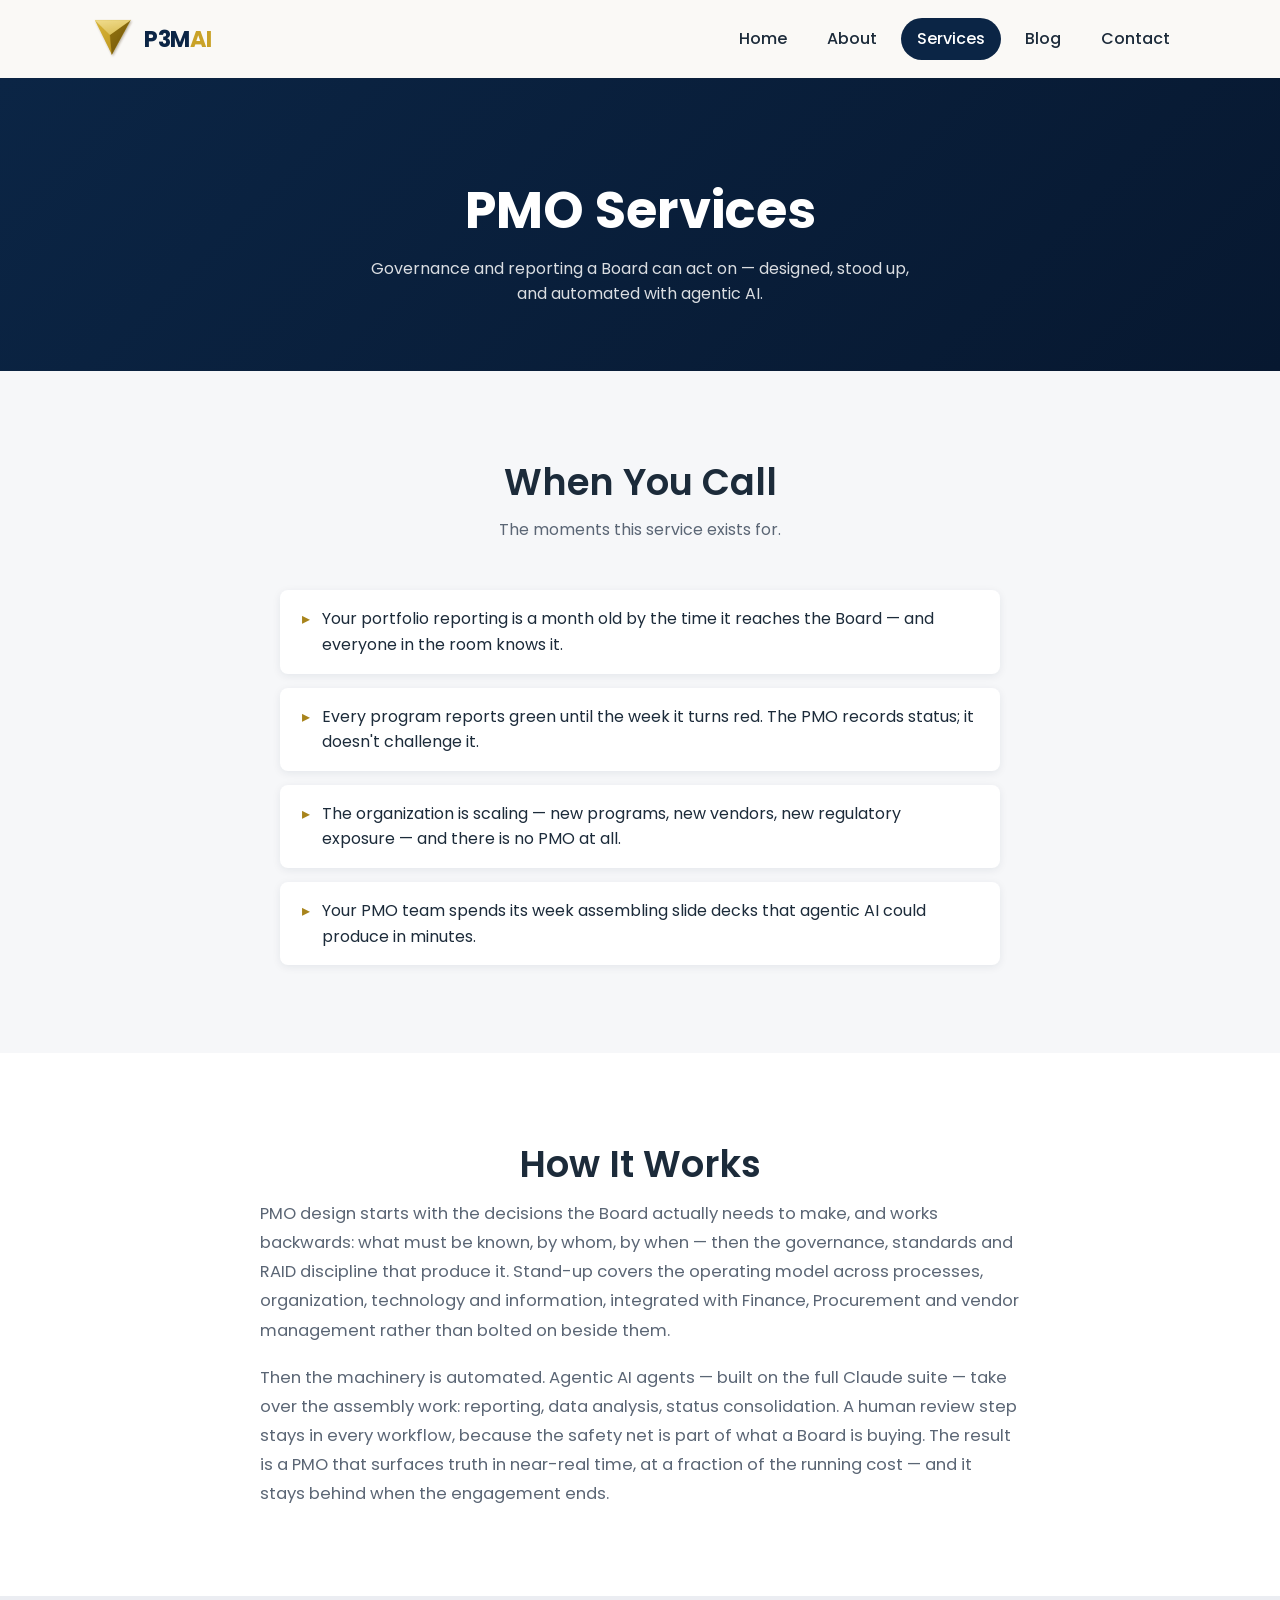
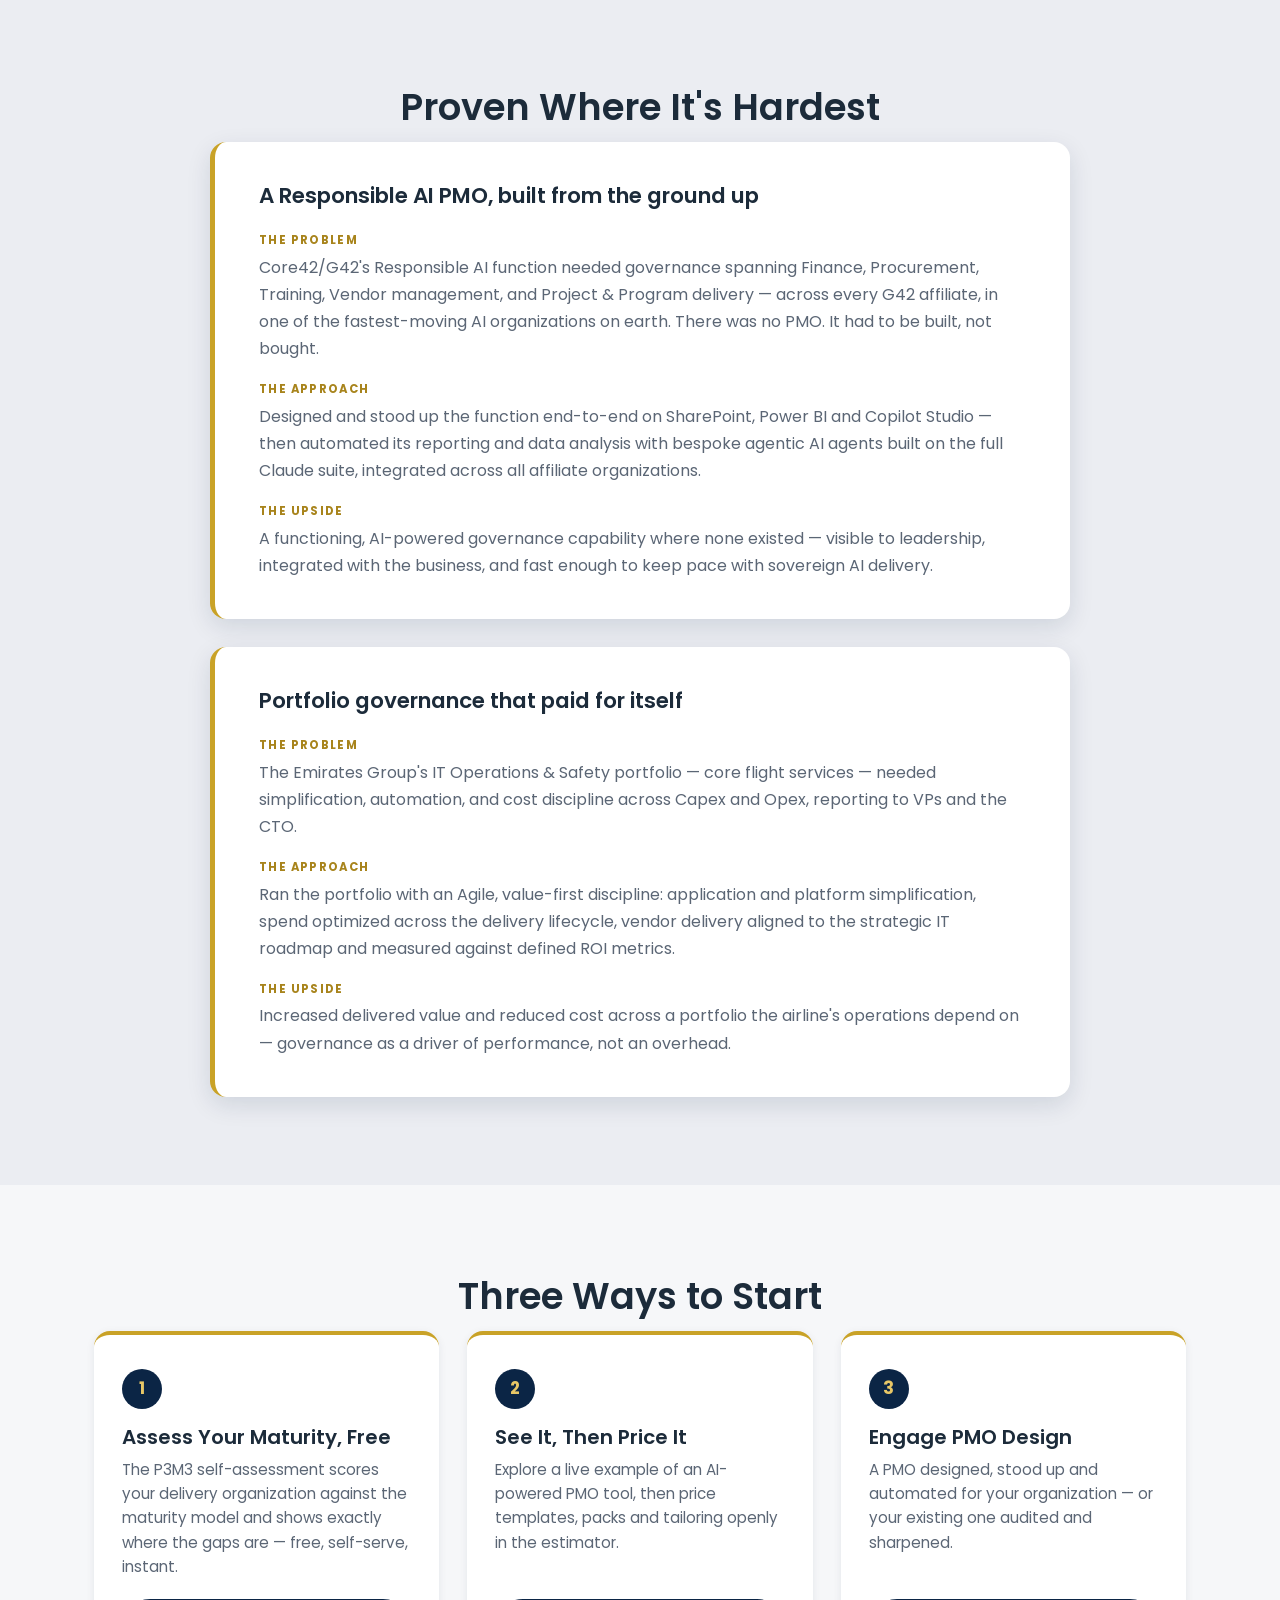
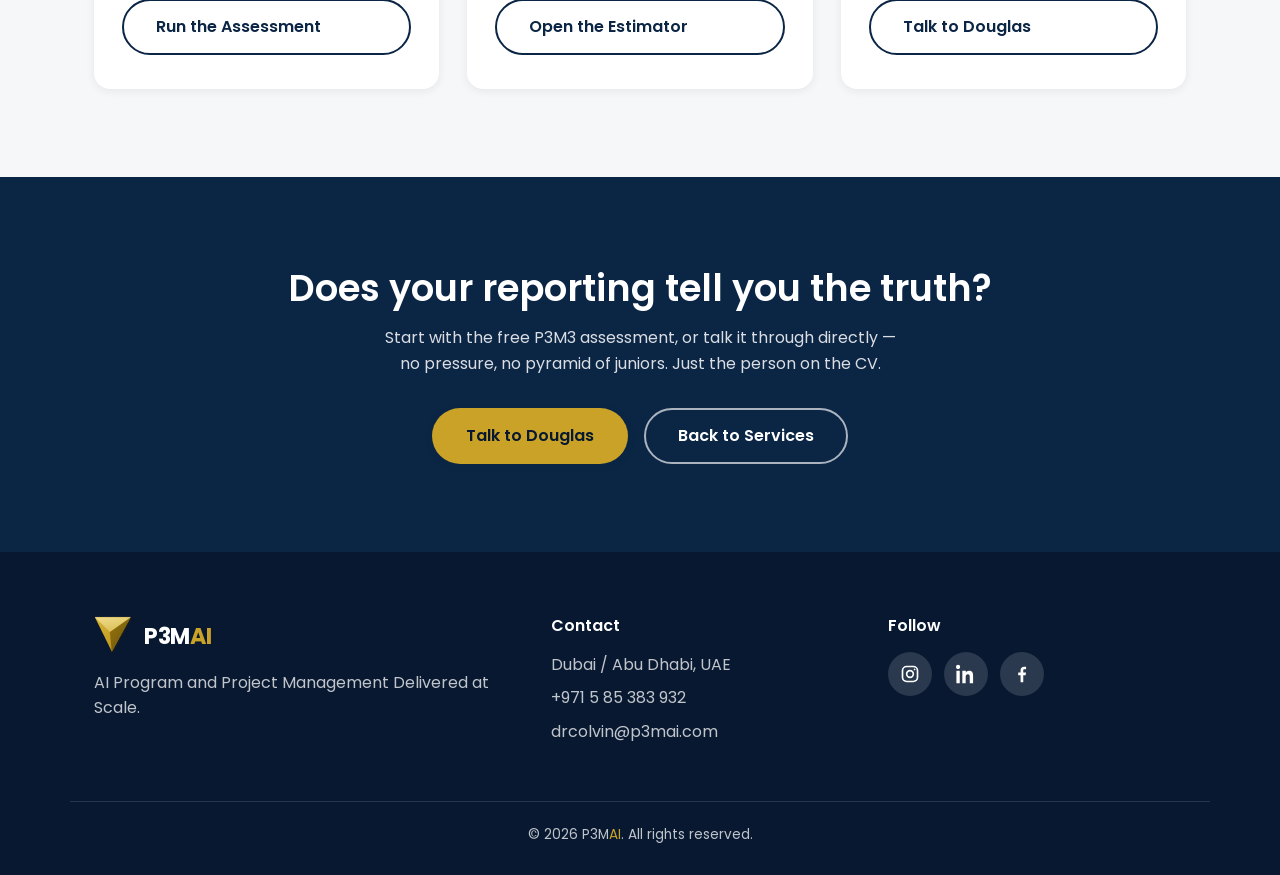
<file: pmo-services.html>
<!DOCTYPE html>
<html lang="en">
<head>
  <meta charset="UTF-8">
  <meta name="viewport" content="width=device-width, initial-scale=1.0">
  <title>PMO Services | P3MAI</title>
  <meta name="description" content="PMO design, governance and AI-powered automation from P3MAI — reporting a Board can act on, proven by the Responsible AI PMO built from the ground up at Core42/G42.">
  <link rel="icon" type="image/svg+xml" href="favicon.svg?v=2">
  <link rel="preconnect" href="https://fonts.googleapis.com">
  <link rel="preconnect" href="https://fonts.gstatic.com" crossorigin>
  <link href="https://fonts.googleapis.com/css2?family=Poppins:wght@400;500;600;700&display=swap" rel="stylesheet">
  <link rel="stylesheet" href="style.css?v=7">
</head>
<body>

  <div class="page-transition" id="page-transition" aria-hidden="true">
    <div class="loader-mark">P</div>
  </div>

  <header class="site-header">
    <nav class="navbar container">
      <a href="index.html" class="logo"><img src="logo-triangle-navy.svg" alt="P3MAI" class="logo-mark"><span class="logo-text">P3M<span class="brand-ai">AI</span></span></a>
      <button class="nav-toggle" aria-label="Toggle navigation" aria-expanded="false">
        <span></span><span></span><span></span>
      </button>
      <ul class="nav-links">
        <li><a href="index.html">Home</a></li>
        <li><a href="about.html">About</a></li>
        <li><a href="services.html" class="active">Services</a></li>
        <li><a href="blog.html">Blog</a></li>
        <li><a href="contact.html">Contact</a></li>
      </ul>
    </nav>
  </header>

  <main>

    <section class="page-hero">
      <div class="container">
        <h1>PMO Services</h1>
        <p>Governance and reporting a Board can act on — designed, stood up, and automated with agentic AI.</p>
      </div>
    </section>

    <section class="features">
      <div class="container">
        <h2 class="section-title reveal">When You Call</h2>
        <p class="section-subtitle reveal">The moments this service exists for.</p>
        <ul class="trigger-list reveal">
          <li>Your portfolio reporting is a month old by the time it reaches the Board — and everyone in the room knows it.</li>
          <li>Every program reports green until the week it turns red. The PMO records status; it doesn't challenge it.</li>
          <li>The organization is scaling — new programs, new vendors, new regulatory exposure — and there is no PMO at all.</li>
          <li>Your PMO team spends its week assembling slide decks that agentic AI could produce in minutes.</li>
        </ul>
      </div>
    </section>

    <section class="story-section">
      <div class="container">
        <h2 class="section-title reveal">How It Works</h2>
        <div class="story-copy reveal">
          <p>PMO design starts with the decisions the Board actually needs to make, and works backwards: what must be known, by whom, by when — then the governance, standards and RAID discipline that produce it. Stand-up covers the operating model across processes, organization, technology and information, integrated with Finance, Procurement and vendor management rather than bolted on beside them.</p>
          <p>Then the machinery is automated. Agentic AI agents — built on the full Claude suite — take over the assembly work: reporting, data analysis, status consolidation. A human review step stays in every workflow, because the safety net is part of what a Board is buying. The result is a PMO that surfaces truth in near-real time, at a fraction of the running cost — and it stays behind when the engagement ends.</p>
        </div>
      </div>
    </section>

    <section class="testimonials">
      <div class="container">
        <h2 class="section-title reveal">Proven Where It's Hardest</h2>
        <div class="case-study reveal">
          <h3>A Responsible AI PMO, built from the ground up</h3>
          <div class="cs-row">
            <span class="cs-label">The Problem</span>
            <p>Core42/G42's Responsible AI function needed governance spanning Finance, Procurement, Training, Vendor management, and Project &amp; Program delivery — across every G42 affiliate, in one of the fastest-moving AI organizations on earth. There was no PMO. It had to be built, not bought.</p>
          </div>
          <div class="cs-row">
            <span class="cs-label">The Approach</span>
            <p>Designed and stood up the function end-to-end on SharePoint, Power BI and Copilot Studio — then automated its reporting and data analysis with bespoke agentic AI agents built on the full Claude suite, integrated across all affiliate organizations.</p>
          </div>
          <div class="cs-row">
            <span class="cs-label">The Upside</span>
            <p>A functioning, AI-powered governance capability where none existed — visible to leadership, integrated with the business, and fast enough to keep pace with sovereign AI delivery.</p>
          </div>
        </div>
        <div class="case-study reveal">
          <h3>Portfolio governance that paid for itself</h3>
          <div class="cs-row">
            <span class="cs-label">The Problem</span>
            <p>The Emirates Group's IT Operations &amp; Safety portfolio — core flight services — needed simplification, automation, and cost discipline across Capex and Opex, reporting to VPs and the CTO.</p>
          </div>
          <div class="cs-row">
            <span class="cs-label">The Approach</span>
            <p>Ran the portfolio with an Agile, value-first discipline: application and platform simplification, spend optimized across the delivery lifecycle, vendor delivery aligned to the strategic IT roadmap and measured against defined ROI metrics.</p>
          </div>
          <div class="cs-row">
            <span class="cs-label">The Upside</span>
            <p>Increased delivered value and reduced cost across a portfolio the airline's operations depend on — governance as a driver of performance, not an overhead.</p>
          </div>
        </div>
      </div>
    </section>

    <section class="features">
      <div class="container">
        <h2 class="section-title reveal">Three Ways to Start</h2>
        <div class="ladder-grid">
          <div class="ladder-step reveal">
            <div class="step-num">1</div>
            <h3>Assess Your Maturity, Free</h3>
            <p>The P3M3 self-assessment scores your delivery organization against the maturity model and shows exactly where the gaps are — free, self-serve, instant.</p>
            <a href="https://apps.p3mai.com/p3m3" class="btn btn-outline">Run the Assessment</a>
          </div>
          <div class="ladder-step reveal">
            <div class="step-num">2</div>
            <h3>See It, Then Price It</h3>
            <p>Explore a live example of an AI-powered PMO tool, then price templates, packs and tailoring openly in the estimator.</p>
            <a href="p3mai_services_cost_estimator.html" class="btn btn-outline">Open the Estimator</a>
          </div>
          <div class="ladder-step reveal">
            <div class="step-num">3</div>
            <h3>Engage PMO Design</h3>
            <p>A PMO designed, stood up and automated for your organization — or your existing one audited and sharpened.</p>
            <a href="contact.html?interest=your%20PMO%20services" class="btn btn-outline">Talk to Douglas</a>
          </div>
        </div>
      </div>
    </section>

    <section class="cta">
      <div class="container cta-content reveal">
        <h2>Does your reporting tell you the truth?</h2>
        <p>Start with the free P3M3 assessment, or talk it through directly — no pressure, no pyramid of juniors. Just the person on the CV.</p>
        <div class="cta-row">
          <a href="contact.html?interest=your%20PMO%20services" class="btn btn-accent">Talk to Douglas</a>
          <a href="services.html" class="btn btn-ghost">Back to Services</a>
        </div>
      </div>
    </section>

  </main>

  <footer class="site-footer">
    <div class="container footer-grid">
      <div class="footer-brand">
        <span class="footer-logo-lockup"><img src="logo-triangle-white.svg" alt="P3MAI" class="footer-logo-mark"><span class="logo-text">P3M<span class="brand-ai">AI</span></span></span>
        <p>AI Program and Project Management Delivered at Scale.</p>
      </div>
      <div class="footer-contact">
        <h4>Contact</h4>
        <p>Dubai / Abu Dhabi, UAE</p>
        <p><a href="tel:+971585383932">+971 5 85 383 932</a></p>
        <p><a href="mailto:drcolvin@p3mai.com">drcolvin@p3mai.com</a></p>
      </div>
      <div class="footer-social">
        <h4>Follow</h4>
        <div class="social-row">
          <a href="https://instagram.com" target="_blank" rel="noopener" aria-label="Instagram">
            <svg viewBox="0 0 24 24" width="20" height="20" fill="none" stroke="currentColor" stroke-width="2"><rect x="3" y="3" width="18" height="18" rx="5"/><circle cx="12" cy="12" r="4"/><circle cx="17.5" cy="6.5" r="1" fill="currentColor" stroke="none"/></svg>
          </a>
          <a href="https://www.linkedin.com/in/douglascolvin/" target="_blank" rel="noopener" aria-label="LinkedIn">
            <svg viewBox="0 0 24 24" width="20" height="20" fill="currentColor"><path d="M4.98 3.5C4.98 4.88 3.87 6 2.5 6S0 4.88 0 3.5 1.12 1 2.5 1s2.48 1.12 2.48 2.5zM.5 8h4V23h-4V8zm7.5 0h3.83v2.05h.05c.53-1 1.85-2.05 3.8-2.05 4.07 0 4.82 2.68 4.82 6.16V23h-4v-6.84c0-1.63-.03-3.73-2.27-3.73-2.27 0-2.62 1.77-2.62 3.6V23h-4V8z"/></svg>
          </a>
          <a href="https://facebook.com" target="_blank" rel="noopener" aria-label="Facebook">
            <svg viewBox="0 0 24 24" width="20" height="20" fill="currentColor"><path d="M13.5 22v-8.5h2.85l.43-3.31H13.5V8c0-.96.27-1.62 1.65-1.62h1.76V3.42C16.6 3.36 15.6 3.27 14.43 3.27c-2.45 0-4.13 1.5-4.13 4.24v2.68H7.44v3.31h2.86V22h3.2z"/></svg>
          </a>
        </div>
      </div>
    </div>
    <div class="footer-bottom container">
      <p>&copy; 2026 P3M<span style="color:#C9A227">AI</span>. All rights reserved.</p>
    </div>
  </footer>

  <script src="script.js?v=8"></script>
</body>
</html>
</file>
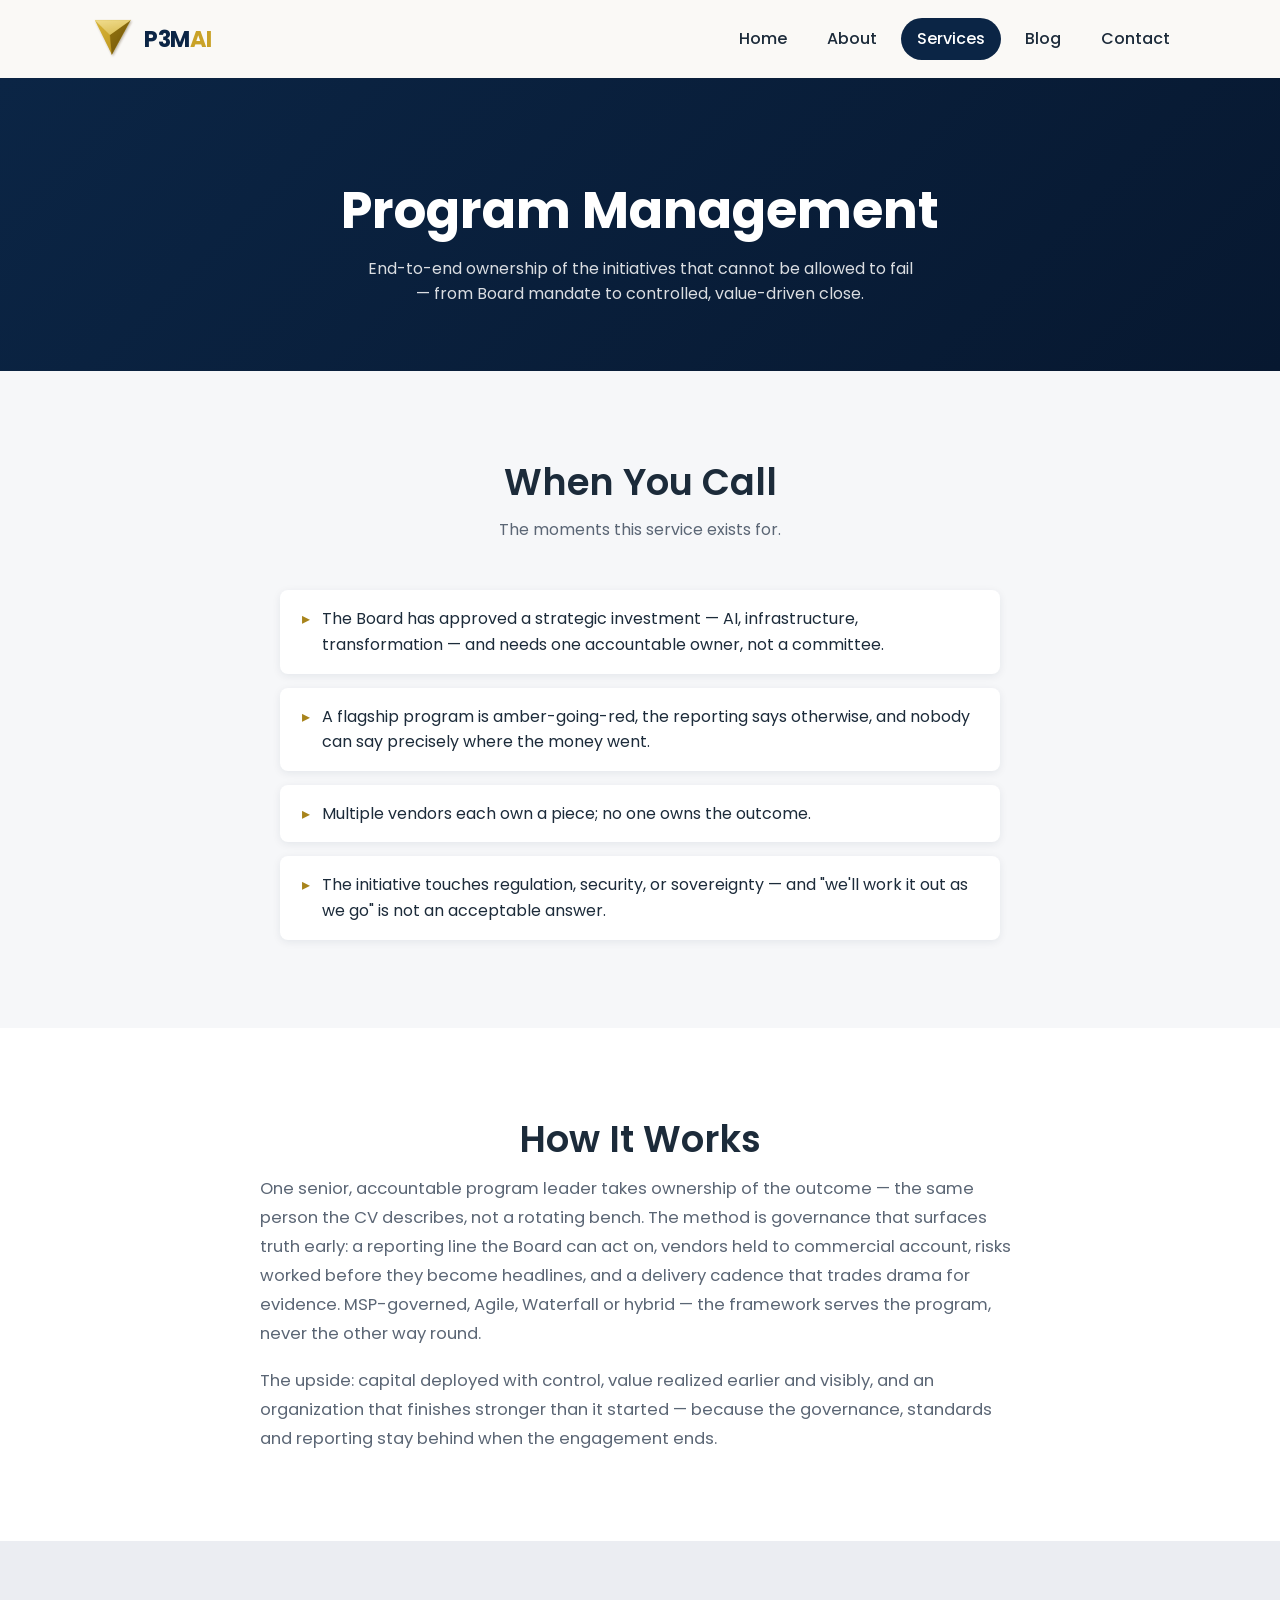
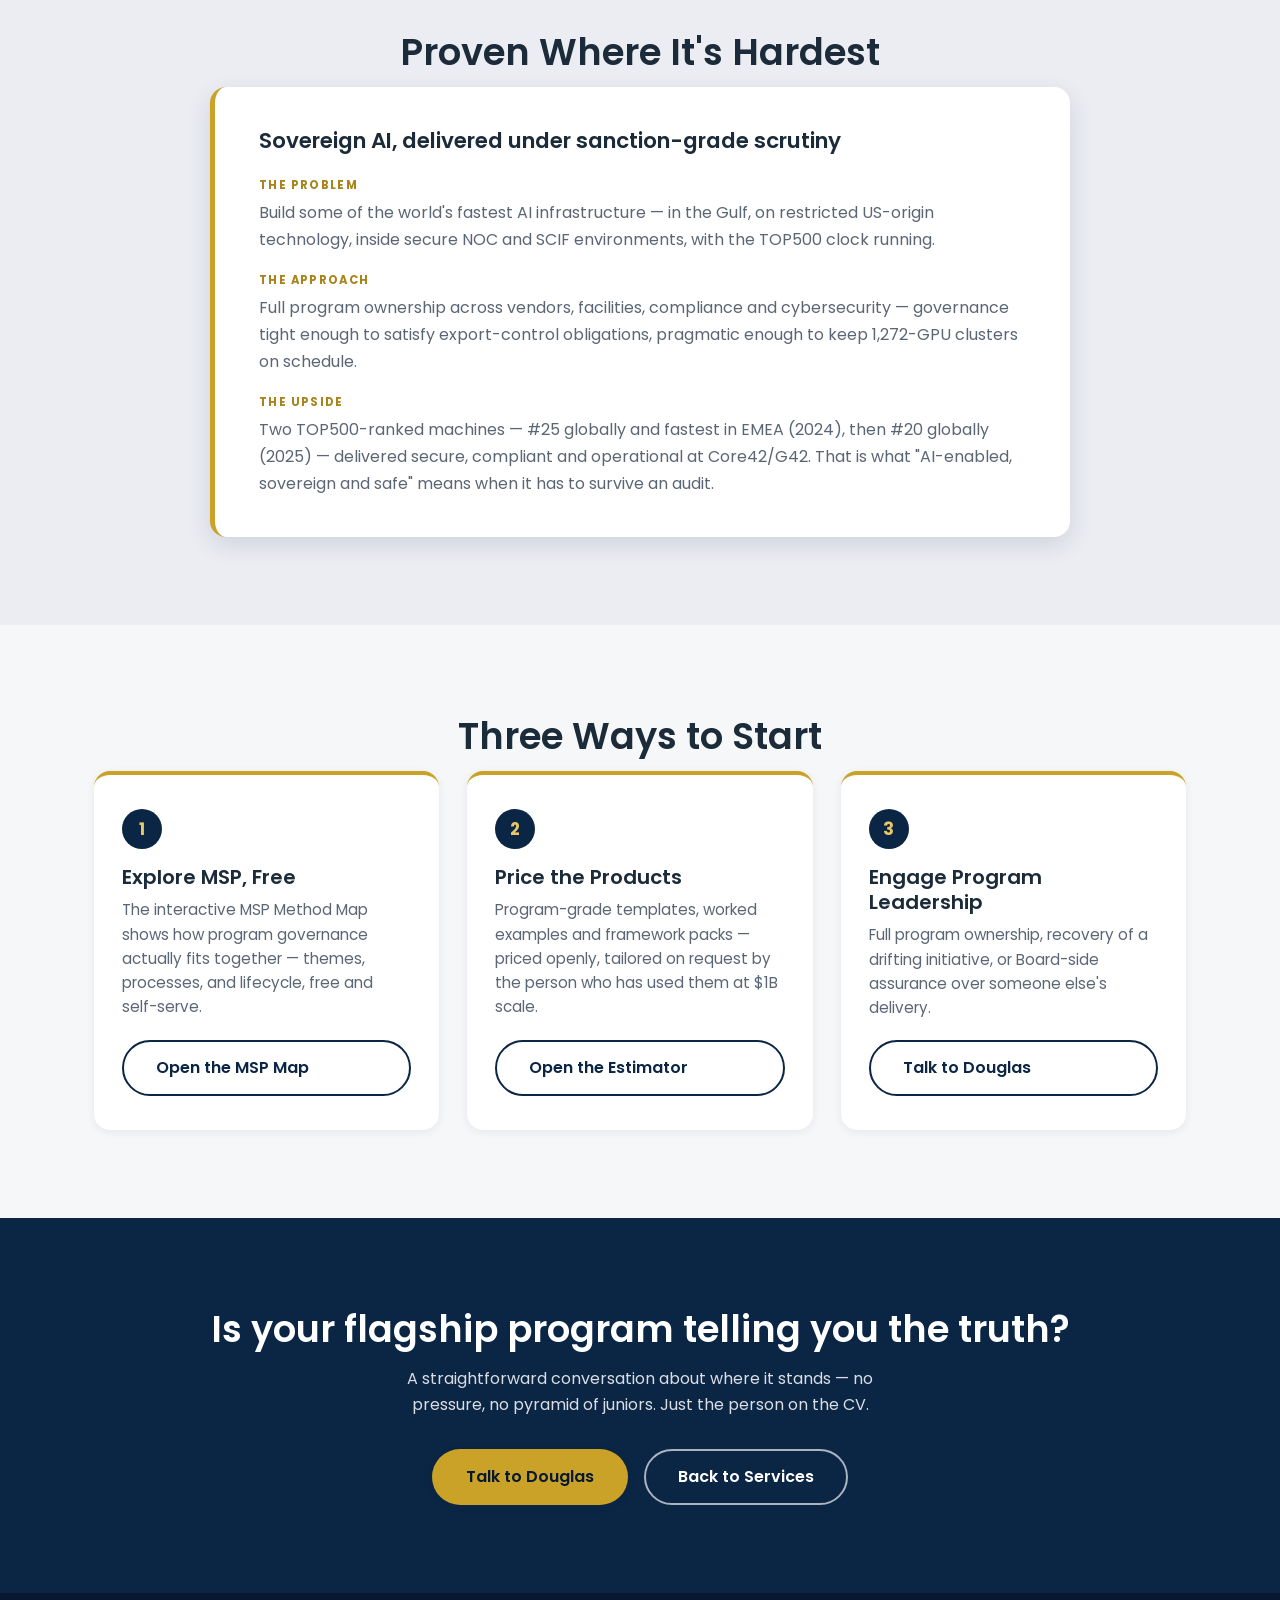
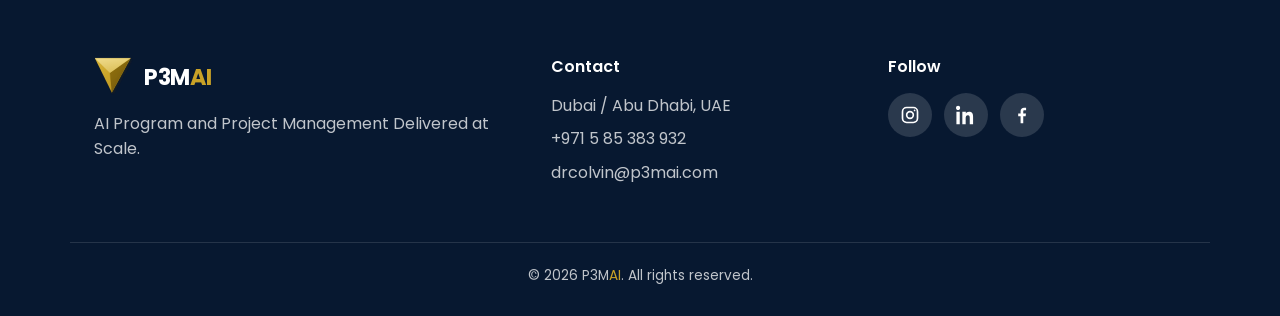
<file: program-management.html>
<!DOCTYPE html>
<html lang="en">
<head>
  <meta charset="UTF-8">
  <meta name="viewport" content="width=device-width, initial-scale=1.0">
  <title>Program Management | P3MAI</title>
  <meta name="description" content="Board-grade program leadership from P3MAI — end-to-end ownership of the initiatives that cannot be allowed to fail, proven on sovereign AI delivered under US export controls.">
  <link rel="icon" type="image/svg+xml" href="favicon.svg?v=2">
  <link rel="preconnect" href="https://fonts.googleapis.com">
  <link rel="preconnect" href="https://fonts.gstatic.com" crossorigin>
  <link href="https://fonts.googleapis.com/css2?family=Poppins:wght@400;500;600;700&display=swap" rel="stylesheet">
  <link rel="stylesheet" href="style.css?v=7">
</head>
<body>

  <div class="page-transition" id="page-transition" aria-hidden="true">
    <div class="loader-mark">P</div>
  </div>

  <header class="site-header">
    <nav class="navbar container">
      <a href="index.html" class="logo"><img src="logo-triangle-navy.svg" alt="P3MAI" class="logo-mark"><span class="logo-text">P3M<span class="brand-ai">AI</span></span></a>
      <button class="nav-toggle" aria-label="Toggle navigation" aria-expanded="false">
        <span></span><span></span><span></span>
      </button>
      <ul class="nav-links">
        <li><a href="index.html">Home</a></li>
        <li><a href="about.html">About</a></li>
        <li><a href="services.html" class="active">Services</a></li>
        <li><a href="blog.html">Blog</a></li>
        <li><a href="contact.html">Contact</a></li>
      </ul>
    </nav>
  </header>

  <main>

    <section class="page-hero">
      <div class="container">
        <h1>Program Management</h1>
        <p>End-to-end ownership of the initiatives that cannot be allowed to fail — from Board mandate to controlled, value-driven close.</p>
      </div>
    </section>

    <section class="features">
      <div class="container">
        <h2 class="section-title reveal">When You Call</h2>
        <p class="section-subtitle reveal">The moments this service exists for.</p>
        <ul class="trigger-list reveal">
          <li>The Board has approved a strategic investment — AI, infrastructure, transformation — and needs one accountable owner, not a committee.</li>
          <li>A flagship program is amber-going-red, the reporting says otherwise, and nobody can say precisely where the money went.</li>
          <li>Multiple vendors each own a piece; no one owns the outcome.</li>
          <li>The initiative touches regulation, security, or sovereignty — and "we'll work it out as we go" is not an acceptable answer.</li>
        </ul>
      </div>
    </section>

    <section class="story-section">
      <div class="container">
        <h2 class="section-title reveal">How It Works</h2>
        <div class="story-copy reveal">
          <p>One senior, accountable program leader takes ownership of the outcome — the same person the CV describes, not a rotating bench. The method is governance that surfaces truth early: a reporting line the Board can act on, vendors held to commercial account, risks worked before they become headlines, and a delivery cadence that trades drama for evidence. MSP-governed, Agile, Waterfall or hybrid — the framework serves the program, never the other way round.</p>
          <p>The upside: capital deployed with control, value realized earlier and visibly, and an organization that finishes stronger than it started — because the governance, standards and reporting stay behind when the engagement ends.</p>
        </div>
      </div>
    </section>

    <section class="testimonials">
      <div class="container">
        <h2 class="section-title reveal">Proven Where It's Hardest</h2>
        <div class="case-study reveal">
          <h3>Sovereign AI, delivered under sanction-grade scrutiny</h3>
          <div class="cs-row">
            <span class="cs-label">The Problem</span>
            <p>Build some of the world's fastest AI infrastructure — in the Gulf, on restricted US-origin technology, inside secure NOC and SCIF environments, with the TOP500 clock running.</p>
          </div>
          <div class="cs-row">
            <span class="cs-label">The Approach</span>
            <p>Full program ownership across vendors, facilities, compliance and cybersecurity — governance tight enough to satisfy export-control obligations, pragmatic enough to keep 1,272-GPU clusters on schedule.</p>
          </div>
          <div class="cs-row">
            <span class="cs-label">The Upside</span>
            <p>Two TOP500-ranked machines — #25 globally and fastest in EMEA (2024), then #20 globally (2025) — delivered secure, compliant and operational at Core42/G42. That is what "AI-enabled, sovereign and safe" means when it has to survive an audit.</p>
          </div>
        </div>
      </div>
    </section>

    <section class="features">
      <div class="container">
        <h2 class="section-title reveal">Three Ways to Start</h2>
        <div class="ladder-grid">
          <div class="ladder-step reveal">
            <div class="step-num">1</div>
            <h3>Explore MSP, Free</h3>
            <p>The interactive MSP Method Map shows how program governance actually fits together — themes, processes, and lifecycle, free and self-serve.</p>
            <a href="https://apps.p3mai.com/msp" class="btn btn-outline">Open the MSP Map</a>
          </div>
          <div class="ladder-step reveal">
            <div class="step-num">2</div>
            <h3>Price the Products</h3>
            <p>Program-grade templates, worked examples and framework packs — priced openly, tailored on request by the person who has used them at $1B scale.</p>
            <a href="p3mai_services_cost_estimator.html" class="btn btn-outline">Open the Estimator</a>
          </div>
          <div class="ladder-step reveal">
            <div class="step-num">3</div>
            <h3>Engage Program Leadership</h3>
            <p>Full program ownership, recovery of a drifting initiative, or Board-side assurance over someone else's delivery.</p>
            <a href="contact.html?interest=your%20Program%20Management%20services" class="btn btn-outline">Talk to Douglas</a>
          </div>
        </div>
      </div>
    </section>

    <section class="cta">
      <div class="container cta-content reveal">
        <h2>Is your flagship program telling you the truth?</h2>
        <p>A straightforward conversation about where it stands — no pressure, no pyramid of juniors. Just the person on the CV.</p>
        <div class="cta-row">
          <a href="contact.html?interest=your%20Program%20Management%20services" class="btn btn-accent">Talk to Douglas</a>
          <a href="services.html" class="btn btn-ghost">Back to Services</a>
        </div>
      </div>
    </section>

  </main>

  <footer class="site-footer">
    <div class="container footer-grid">
      <div class="footer-brand">
        <span class="footer-logo-lockup"><img src="logo-triangle-white.svg" alt="P3MAI" class="footer-logo-mark"><span class="logo-text">P3M<span class="brand-ai">AI</span></span></span>
        <p>AI Program and Project Management Delivered at Scale.</p>
      </div>
      <div class="footer-contact">
        <h4>Contact</h4>
        <p>Dubai / Abu Dhabi, UAE</p>
        <p><a href="tel:+971585383932">+971 5 85 383 932</a></p>
        <p><a href="mailto:drcolvin@p3mai.com">drcolvin@p3mai.com</a></p>
      </div>
      <div class="footer-social">
        <h4>Follow</h4>
        <div class="social-row">
          <a href="https://instagram.com" target="_blank" rel="noopener" aria-label="Instagram">
            <svg viewBox="0 0 24 24" width="20" height="20" fill="none" stroke="currentColor" stroke-width="2"><rect x="3" y="3" width="18" height="18" rx="5"/><circle cx="12" cy="12" r="4"/><circle cx="17.5" cy="6.5" r="1" fill="currentColor" stroke="none"/></svg>
          </a>
          <a href="https://www.linkedin.com/in/douglascolvin/" target="_blank" rel="noopener" aria-label="LinkedIn">
            <svg viewBox="0 0 24 24" width="20" height="20" fill="currentColor"><path d="M4.98 3.5C4.98 4.88 3.87 6 2.5 6S0 4.88 0 3.5 1.12 1 2.5 1s2.48 1.12 2.48 2.5zM.5 8h4V23h-4V8zm7.5 0h3.83v2.05h.05c.53-1 1.85-2.05 3.8-2.05 4.07 0 4.82 2.68 4.82 6.16V23h-4v-6.84c0-1.63-.03-3.73-2.27-3.73-2.27 0-2.62 1.77-2.62 3.6V23h-4V8z"/></svg>
          </a>
          <a href="https://facebook.com" target="_blank" rel="noopener" aria-label="Facebook">
            <svg viewBox="0 0 24 24" width="20" height="20" fill="currentColor"><path d="M13.5 22v-8.5h2.85l.43-3.31H13.5V8c0-.96.27-1.62 1.65-1.62h1.76V3.42C16.6 3.36 15.6 3.27 14.43 3.27c-2.45 0-4.13 1.5-4.13 4.24v2.68H7.44v3.31h2.86V22h3.2z"/></svg>
          </a>
        </div>
      </div>
    </div>
    <div class="footer-bottom container">
      <p>&copy; 2026 P3M<span style="color:#C9A227">AI</span>. All rights reserved.</p>
    </div>
  </footer>

  <script src="script.js?v=8"></script>
</body>
</html>
</file>
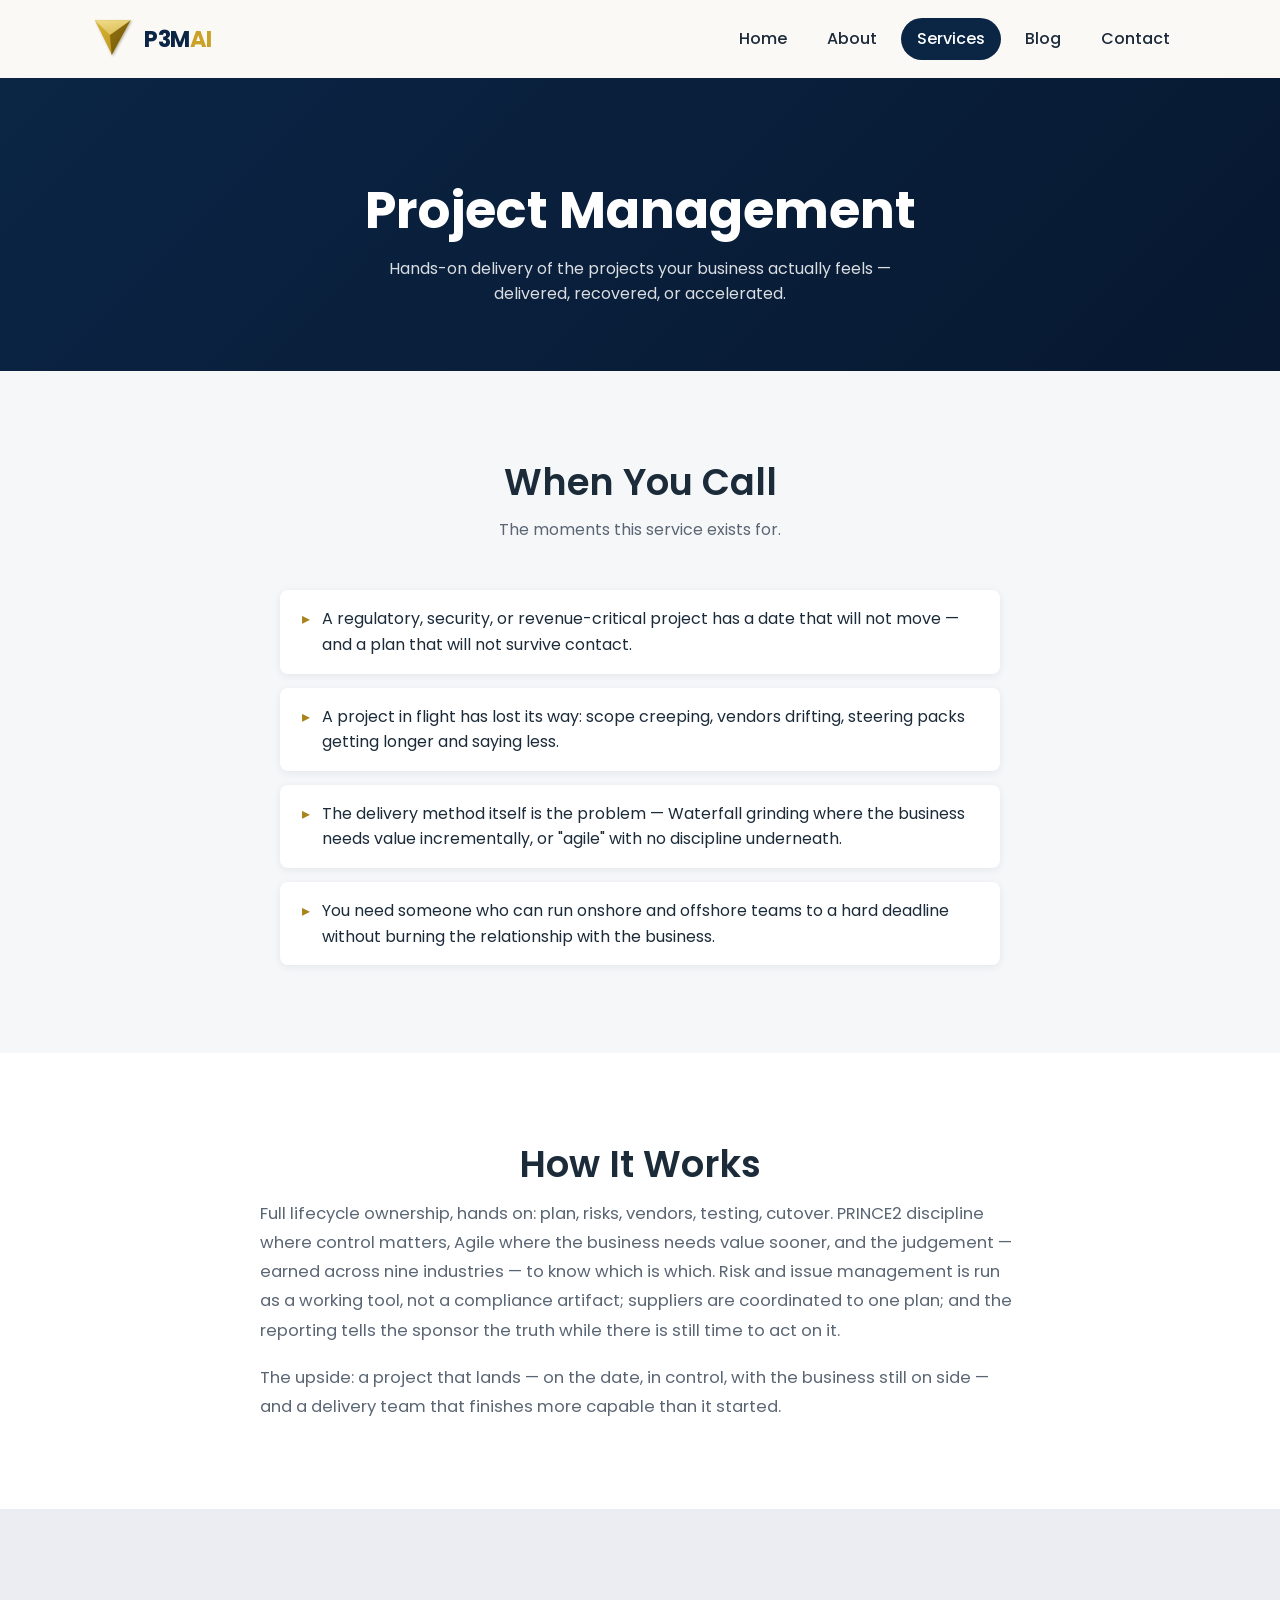
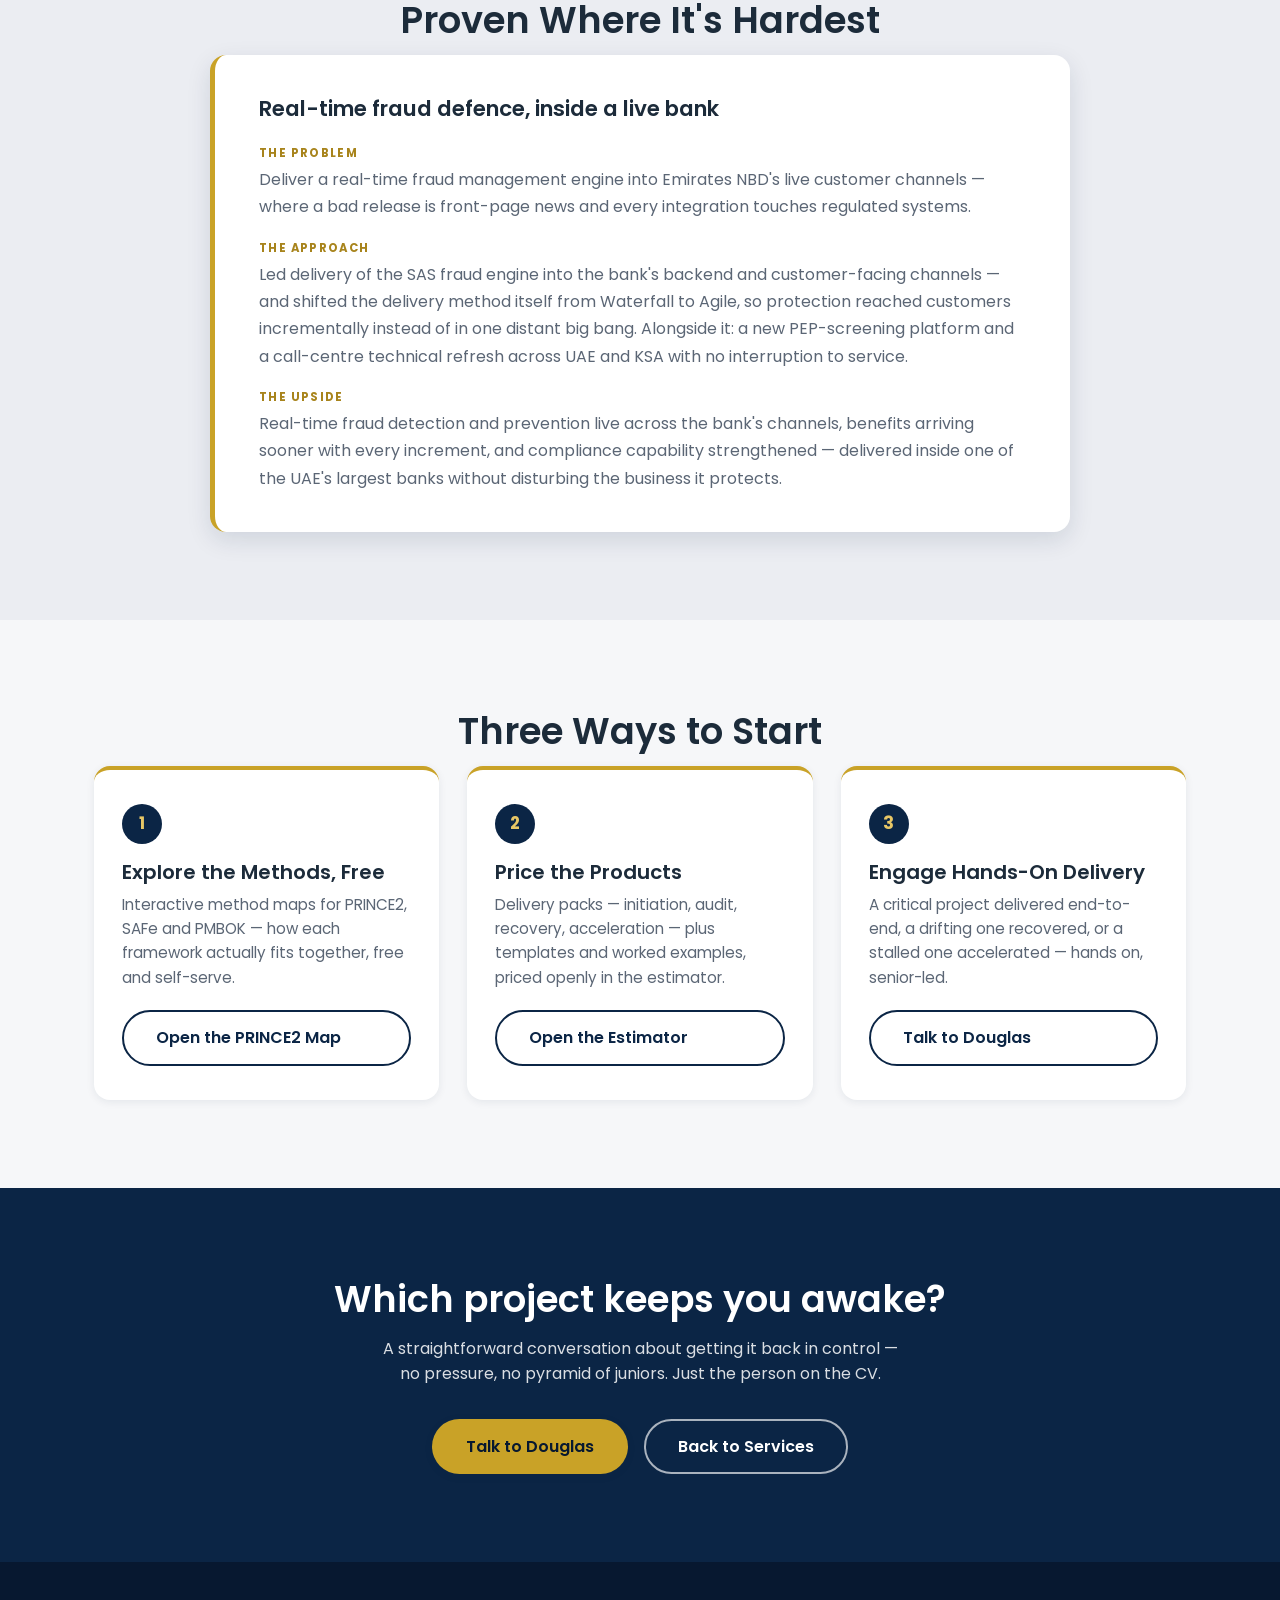
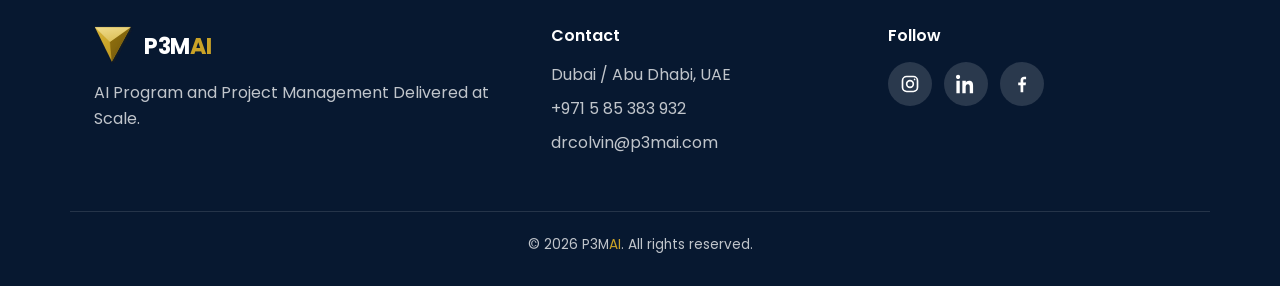
<file: project-management.html>
<!DOCTYPE html>
<html lang="en">
<head>
  <meta charset="UTF-8">
  <meta name="viewport" content="width=device-width, initial-scale=1.0">
  <title>Project Management | P3MAI</title>
  <meta name="description" content="Hands-on project delivery from P3MAI — critical projects delivered, recovered, or accelerated, proven on real-time fraud defence inside Emirates NBD's live banking channels.">
  <link rel="icon" type="image/svg+xml" href="favicon.svg?v=2">
  <link rel="preconnect" href="https://fonts.googleapis.com">
  <link rel="preconnect" href="https://fonts.gstatic.com" crossorigin>
  <link href="https://fonts.googleapis.com/css2?family=Poppins:wght@400;500;600;700&display=swap" rel="stylesheet">
  <link rel="stylesheet" href="style.css?v=7">
</head>
<body>

  <div class="page-transition" id="page-transition" aria-hidden="true">
    <div class="loader-mark">P</div>
  </div>

  <header class="site-header">
    <nav class="navbar container">
      <a href="index.html" class="logo"><img src="logo-triangle-navy.svg" alt="P3MAI" class="logo-mark"><span class="logo-text">P3M<span class="brand-ai">AI</span></span></a>
      <button class="nav-toggle" aria-label="Toggle navigation" aria-expanded="false">
        <span></span><span></span><span></span>
      </button>
      <ul class="nav-links">
        <li><a href="index.html">Home</a></li>
        <li><a href="about.html">About</a></li>
        <li><a href="services.html" class="active">Services</a></li>
        <li><a href="blog.html">Blog</a></li>
        <li><a href="contact.html">Contact</a></li>
      </ul>
    </nav>
  </header>

  <main>

    <section class="page-hero">
      <div class="container">
        <h1>Project Management</h1>
        <p>Hands-on delivery of the projects your business actually feels — delivered, recovered, or accelerated.</p>
      </div>
    </section>

    <section class="features">
      <div class="container">
        <h2 class="section-title reveal">When You Call</h2>
        <p class="section-subtitle reveal">The moments this service exists for.</p>
        <ul class="trigger-list reveal">
          <li>A regulatory, security, or revenue-critical project has a date that will not move — and a plan that will not survive contact.</li>
          <li>A project in flight has lost its way: scope creeping, vendors drifting, steering packs getting longer and saying less.</li>
          <li>The delivery method itself is the problem — Waterfall grinding where the business needs value incrementally, or "agile" with no discipline underneath.</li>
          <li>You need someone who can run onshore and offshore teams to a hard deadline without burning the relationship with the business.</li>
        </ul>
      </div>
    </section>

    <section class="story-section">
      <div class="container">
        <h2 class="section-title reveal">How It Works</h2>
        <div class="story-copy reveal">
          <p>Full lifecycle ownership, hands on: plan, risks, vendors, testing, cutover. PRINCE2 discipline where control matters, Agile where the business needs value sooner, and the judgement — earned across nine industries — to know which is which. Risk and issue management is run as a working tool, not a compliance artifact; suppliers are coordinated to one plan; and the reporting tells the sponsor the truth while there is still time to act on it.</p>
          <p>The upside: a project that lands — on the date, in control, with the business still on side — and a delivery team that finishes more capable than it started.</p>
        </div>
      </div>
    </section>

    <section class="testimonials">
      <div class="container">
        <h2 class="section-title reveal">Proven Where It's Hardest</h2>
        <div class="case-study reveal">
          <h3>Real-time fraud defence, inside a live bank</h3>
          <div class="cs-row">
            <span class="cs-label">The Problem</span>
            <p>Deliver a real-time fraud management engine into Emirates NBD's live customer channels — where a bad release is front-page news and every integration touches regulated systems.</p>
          </div>
          <div class="cs-row">
            <span class="cs-label">The Approach</span>
            <p>Led delivery of the SAS fraud engine into the bank's backend and customer-facing channels — and shifted the delivery method itself from Waterfall to Agile, so protection reached customers incrementally instead of in one distant big bang. Alongside it: a new PEP-screening platform and a call-centre technical refresh across UAE and KSA with no interruption to service.</p>
          </div>
          <div class="cs-row">
            <span class="cs-label">The Upside</span>
            <p>Real-time fraud detection and prevention live across the bank's channels, benefits arriving sooner with every increment, and compliance capability strengthened — delivered inside one of the UAE's largest banks without disturbing the business it protects.</p>
          </div>
        </div>
      </div>
    </section>

    <section class="features">
      <div class="container">
        <h2 class="section-title reveal">Three Ways to Start</h2>
        <div class="ladder-grid">
          <div class="ladder-step reveal">
            <div class="step-num">1</div>
            <h3>Explore the Methods, Free</h3>
            <p>Interactive method maps for PRINCE2, SAFe and PMBOK — how each framework actually fits together, free and self-serve.</p>
            <a href="https://apps.p3mai.com/prince2" class="btn btn-outline">Open the PRINCE2 Map</a>
          </div>
          <div class="ladder-step reveal">
            <div class="step-num">2</div>
            <h3>Price the Products</h3>
            <p>Delivery packs — initiation, audit, recovery, acceleration — plus templates and worked examples, priced openly in the estimator.</p>
            <a href="p3mai_services_cost_estimator.html" class="btn btn-outline">Open the Estimator</a>
          </div>
          <div class="ladder-step reveal">
            <div class="step-num">3</div>
            <h3>Engage Hands-On Delivery</h3>
            <p>A critical project delivered end-to-end, a drifting one recovered, or a stalled one accelerated — hands on, senior-led.</p>
            <a href="contact.html?interest=your%20Project%20Management%20services" class="btn btn-outline">Talk to Douglas</a>
          </div>
        </div>
      </div>
    </section>

    <section class="cta">
      <div class="container cta-content reveal">
        <h2>Which project keeps you awake?</h2>
        <p>A straightforward conversation about getting it back in control — no pressure, no pyramid of juniors. Just the person on the CV.</p>
        <div class="cta-row">
          <a href="contact.html?interest=your%20Project%20Management%20services" class="btn btn-accent">Talk to Douglas</a>
          <a href="services.html" class="btn btn-ghost">Back to Services</a>
        </div>
      </div>
    </section>

  </main>

  <footer class="site-footer">
    <div class="container footer-grid">
      <div class="footer-brand">
        <span class="footer-logo-lockup"><img src="logo-triangle-white.svg" alt="P3MAI" class="footer-logo-mark"><span class="logo-text">P3M<span class="brand-ai">AI</span></span></span>
        <p>AI Program and Project Management Delivered at Scale.</p>
      </div>
      <div class="footer-contact">
        <h4>Contact</h4>
        <p>Dubai / Abu Dhabi, UAE</p>
        <p><a href="tel:+971585383932">+971 5 85 383 932</a></p>
        <p><a href="mailto:drcolvin@p3mai.com">drcolvin@p3mai.com</a></p>
      </div>
      <div class="footer-social">
        <h4>Follow</h4>
        <div class="social-row">
          <a href="https://instagram.com" target="_blank" rel="noopener" aria-label="Instagram">
            <svg viewBox="0 0 24 24" width="20" height="20" fill="none" stroke="currentColor" stroke-width="2"><rect x="3" y="3" width="18" height="18" rx="5"/><circle cx="12" cy="12" r="4"/><circle cx="17.5" cy="6.5" r="1" fill="currentColor" stroke="none"/></svg>
          </a>
          <a href="https://www.linkedin.com/in/douglascolvin/" target="_blank" rel="noopener" aria-label="LinkedIn">
            <svg viewBox="0 0 24 24" width="20" height="20" fill="currentColor"><path d="M4.98 3.5C4.98 4.88 3.87 6 2.5 6S0 4.88 0 3.5 1.12 1 2.5 1s2.48 1.12 2.48 2.5zM.5 8h4V23h-4V8zm7.5 0h3.83v2.05h.05c.53-1 1.85-2.05 3.8-2.05 4.07 0 4.82 2.68 4.82 6.16V23h-4v-6.84c0-1.63-.03-3.73-2.27-3.73-2.27 0-2.62 1.77-2.62 3.6V23h-4V8z"/></svg>
          </a>
          <a href="https://facebook.com" target="_blank" rel="noopener" aria-label="Facebook">
            <svg viewBox="0 0 24 24" width="20" height="20" fill="currentColor"><path d="M13.5 22v-8.5h2.85l.43-3.31H13.5V8c0-.96.27-1.62 1.65-1.62h1.76V3.42C16.6 3.36 15.6 3.27 14.43 3.27c-2.45 0-4.13 1.5-4.13 4.24v2.68H7.44v3.31h2.86V22h3.2z"/></svg>
          </a>
        </div>
      </div>
    </div>
    <div class="footer-bottom container">
      <p>&copy; 2026 P3M<span style="color:#C9A227">AI</span>. All rights reserved.</p>
    </div>
  </footer>

  <script src="script.js?v=8"></script>
</body>
</html>
</file>
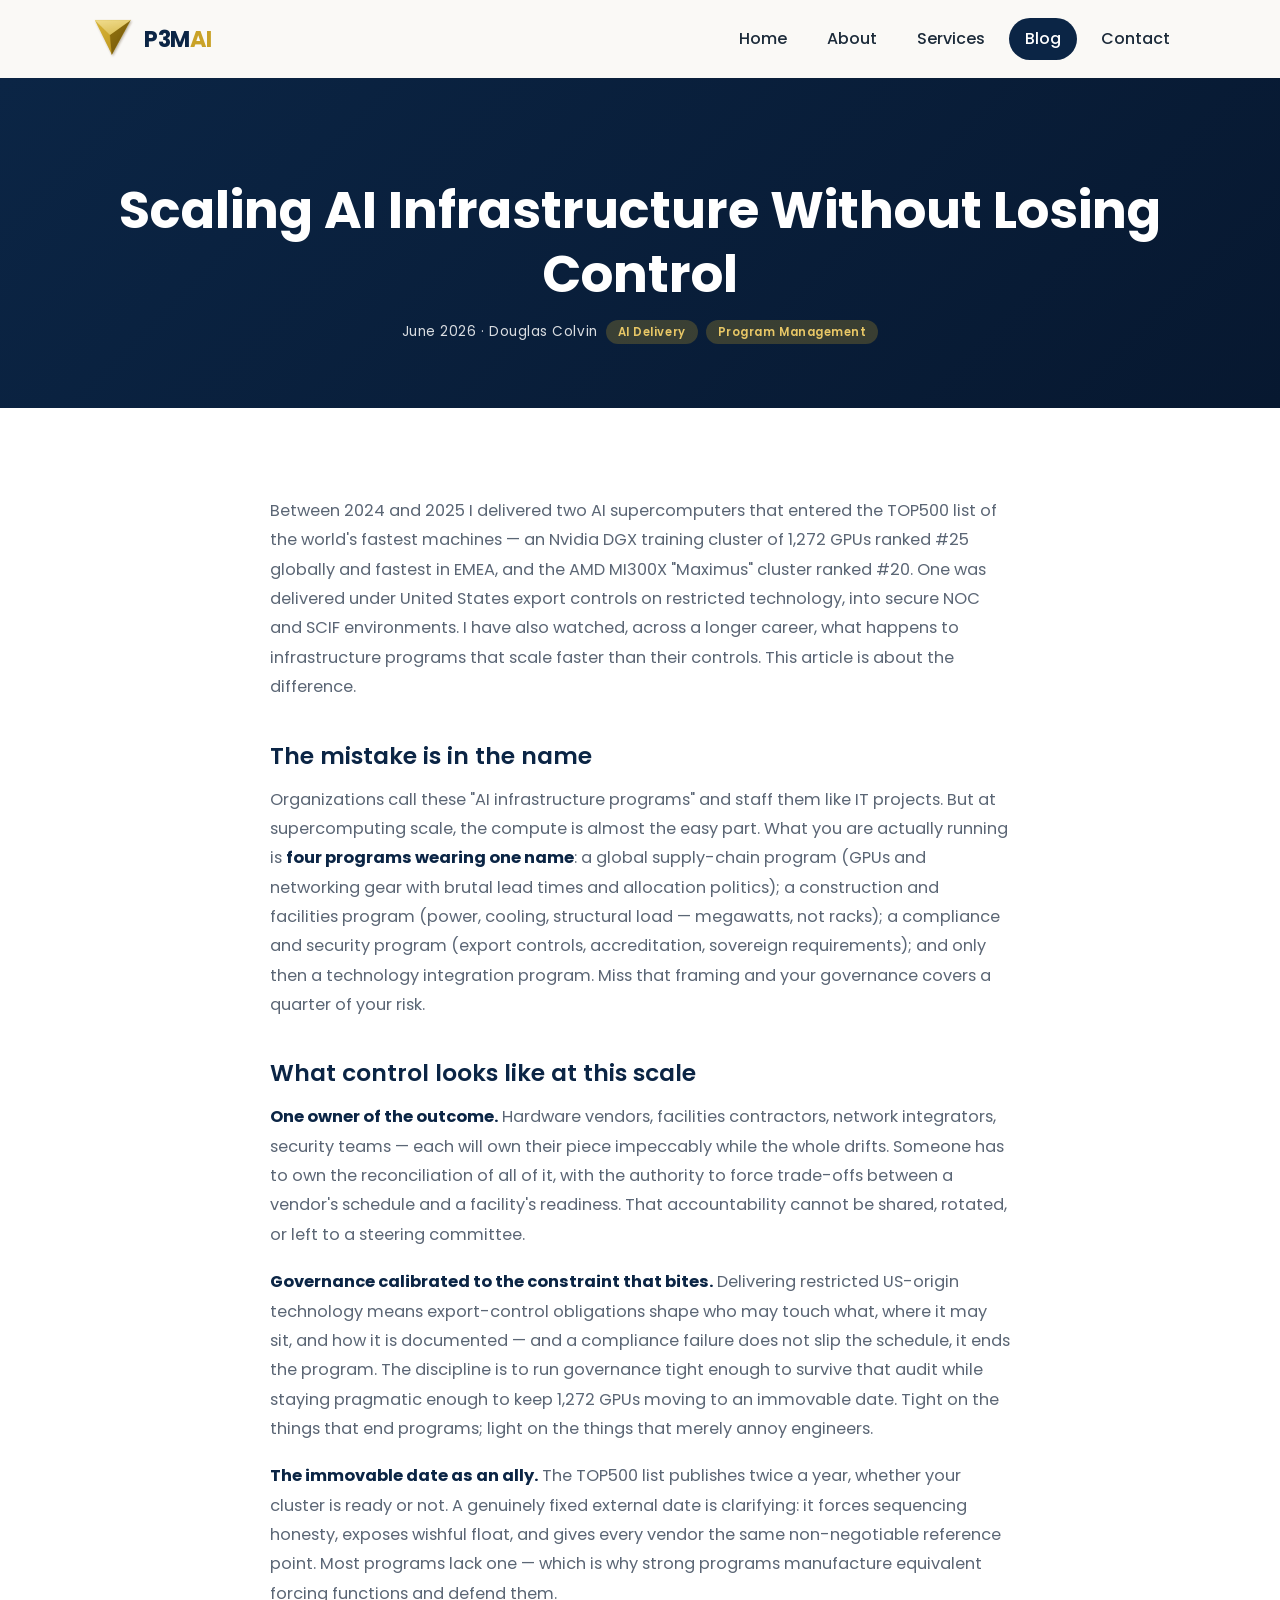
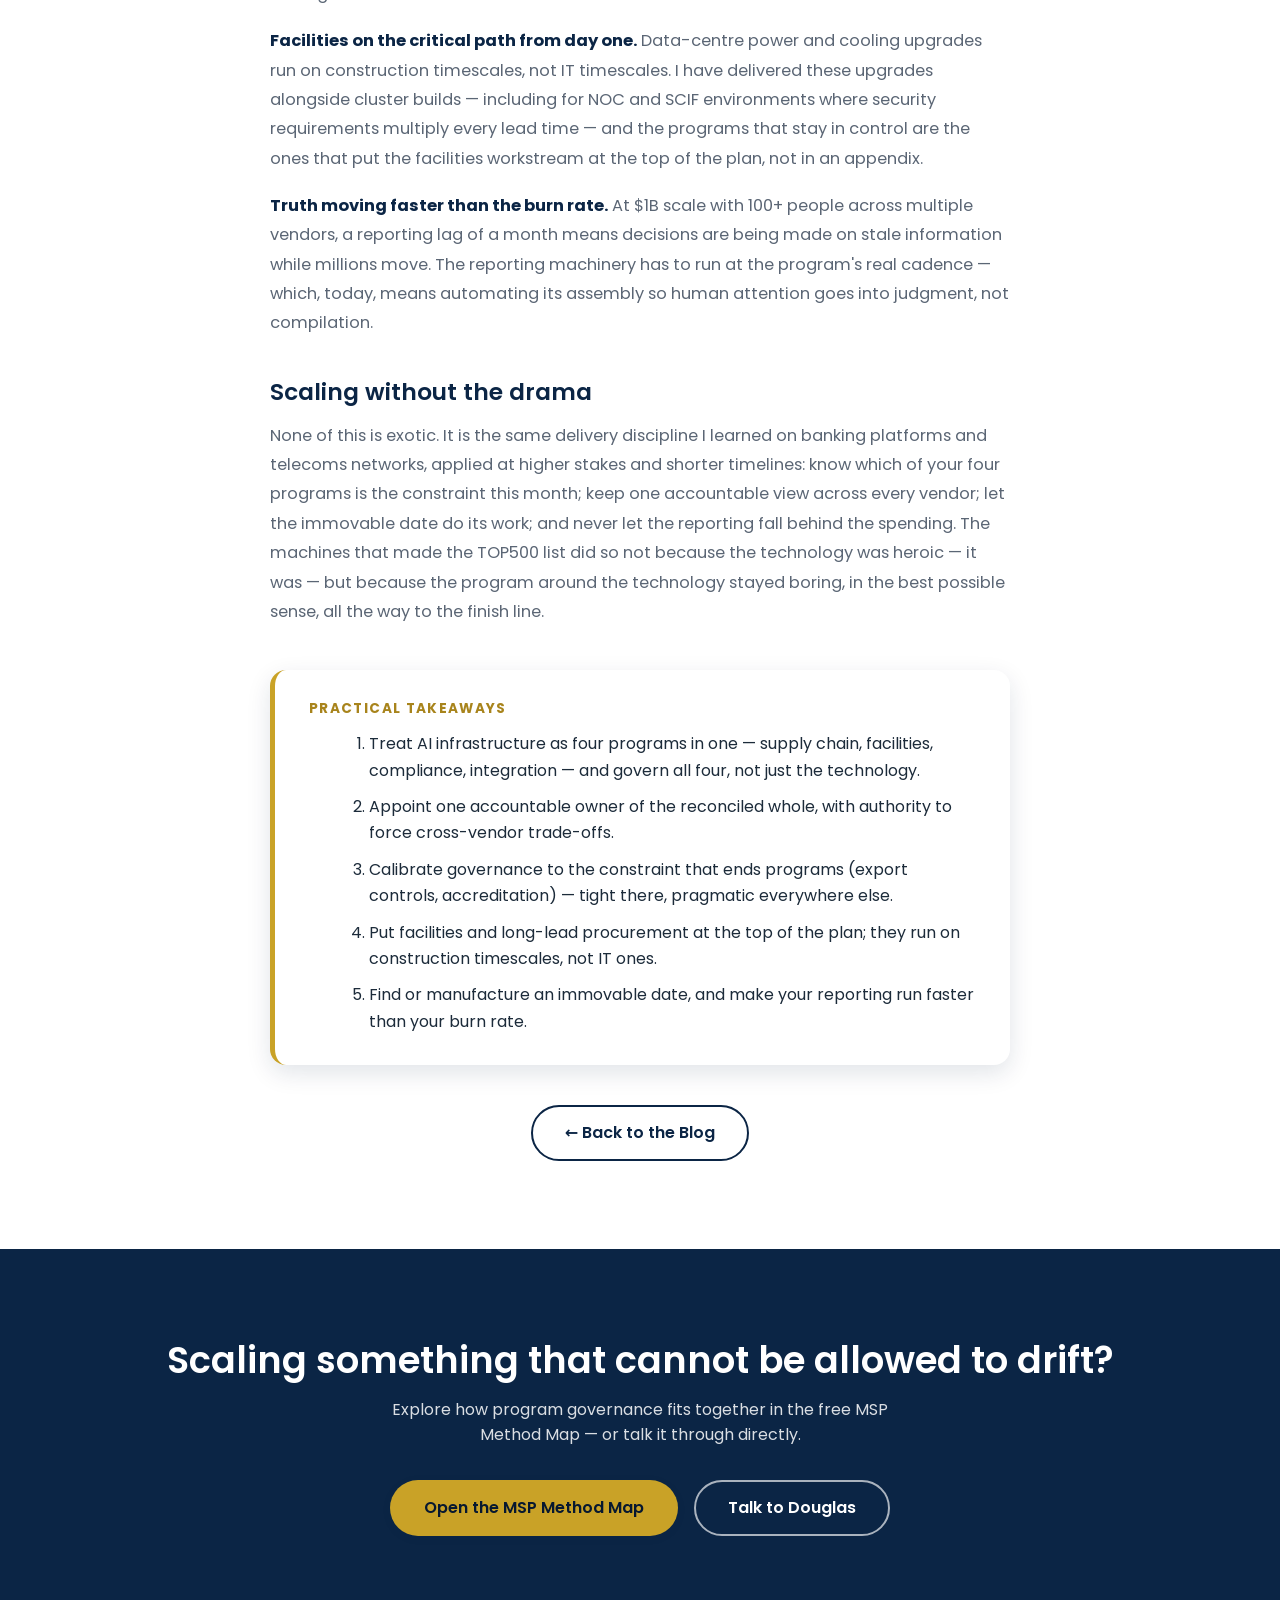
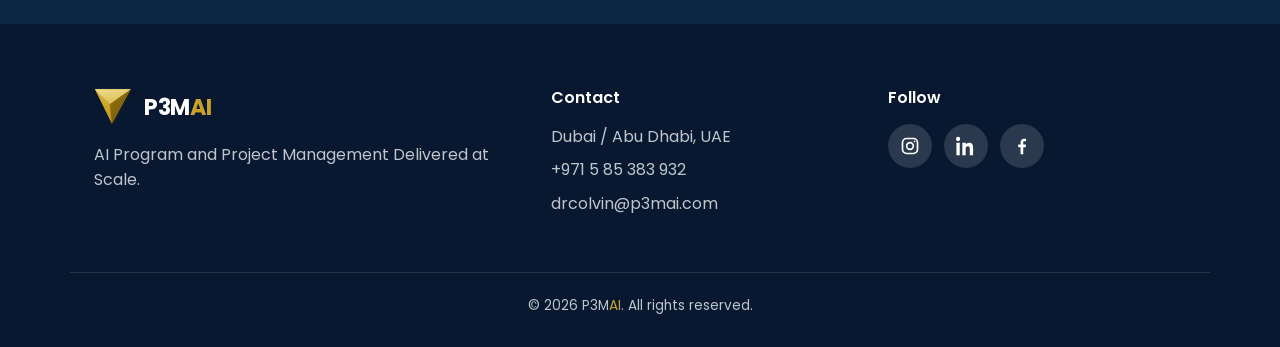
<file: scaling-ai-infrastructure.html>
<!DOCTYPE html>
<html lang="en">
<head>
  <meta charset="UTF-8">
  <meta name="viewport" content="width=device-width, initial-scale=1.0">
  <title>Scaling AI Infrastructure Without Losing Control | P3MAI</title>
  <meta name="description" content="From TOP500-ranked GPU clusters to multi-vendor rollouts under export controls — what actually keeps a $1B AI infrastructure program on track.">
  <link rel="icon" type="image/svg+xml" href="favicon.svg?v=2">
  <link rel="preconnect" href="https://fonts.googleapis.com">
  <link rel="preconnect" href="https://fonts.gstatic.com" crossorigin>
  <link href="https://fonts.googleapis.com/css2?family=Poppins:wght@400;500;600;700&display=swap" rel="stylesheet">
  <link rel="stylesheet" href="style.css?v=7">
</head>
<body>

  <div class="page-transition" id="page-transition" aria-hidden="true">
    <div class="loader-mark">P</div>
  </div>

  <header class="site-header">
    <nav class="navbar container">
      <a href="index.html" class="logo"><img src="logo-triangle-navy.svg" alt="P3MAI" class="logo-mark"><span class="logo-text">P3M<span class="brand-ai">AI</span></span></a>
      <button class="nav-toggle" aria-label="Toggle navigation" aria-expanded="false">
        <span></span><span></span><span></span>
      </button>
      <ul class="nav-links">
        <li><a href="index.html">Home</a></li>
        <li><a href="about.html">About</a></li>
        <li><a href="services.html">Services</a></li>
        <li><a href="blog.html" class="active">Blog</a></li>
        <li><a href="contact.html">Contact</a></li>
      </ul>
    </nav>
  </header>

  <main>

    <section class="page-hero">
      <div class="container">
        <h1>Scaling AI Infrastructure Without Losing Control</h1>
        <p class="article-meta">June 2026 &middot; Douglas Colvin<span class="tag">AI Delivery</span><span class="tag">Program Management</span></p>
      </div>
    </section>

    <section class="story-section">
      <div class="container">
        <div class="article-body reveal">
          <p>Between 2024 and 2025 I delivered two AI supercomputers that entered the TOP500 list of the world's fastest machines — an Nvidia DGX training cluster of 1,272 GPUs ranked #25 globally and fastest in EMEA, and the AMD MI300X "Maximus" cluster ranked #20. One was delivered under United States export controls on restricted technology, into secure NOC and SCIF environments. I have also watched, across a longer career, what happens to infrastructure programs that scale faster than their controls. This article is about the difference.</p>

          <h2>The mistake is in the name</h2>
          <p>Organizations call these "AI infrastructure programs" and staff them like IT projects. But at supercomputing scale, the compute is almost the easy part. What you are actually running is <strong>four programs wearing one name</strong>: a global supply-chain program (GPUs and networking gear with brutal lead times and allocation politics); a construction and facilities program (power, cooling, structural load — megawatts, not racks); a compliance and security program (export controls, accreditation, sovereign requirements); and only then a technology integration program. Miss that framing and your governance covers a quarter of your risk.</p>

          <h2>What control looks like at this scale</h2>
          <p><strong>One owner of the outcome.</strong> Hardware vendors, facilities contractors, network integrators, security teams — each will own their piece impeccably while the whole drifts. Someone has to own the reconciliation of all of it, with the authority to force trade-offs between a vendor's schedule and a facility's readiness. That accountability cannot be shared, rotated, or left to a steering committee.</p>
          <p><strong>Governance calibrated to the constraint that bites.</strong> Delivering restricted US-origin technology means export-control obligations shape who may touch what, where it may sit, and how it is documented — and a compliance failure does not slip the schedule, it ends the program. The discipline is to run governance tight enough to survive that audit while staying pragmatic enough to keep 1,272 GPUs moving to an immovable date. Tight on the things that end programs; light on the things that merely annoy engineers.</p>
          <p><strong>The immovable date as an ally.</strong> The TOP500 list publishes twice a year, whether your cluster is ready or not. A genuinely fixed external date is clarifying: it forces sequencing honesty, exposes wishful float, and gives every vendor the same non-negotiable reference point. Most programs lack one — which is why strong programs manufacture equivalent forcing functions and defend them.</p>
          <p><strong>Facilities on the critical path from day one.</strong> Data-centre power and cooling upgrades run on construction timescales, not IT timescales. I have delivered these upgrades alongside cluster builds — including for NOC and SCIF environments where security requirements multiply every lead time — and the programs that stay in control are the ones that put the facilities workstream at the top of the plan, not in an appendix.</p>
          <p><strong>Truth moving faster than the burn rate.</strong> At $1B scale with 100+ people across multiple vendors, a reporting lag of a month means decisions are being made on stale information while millions move. The reporting machinery has to run at the program's real cadence — which, today, means automating its assembly so human attention goes into judgment, not compilation.</p>

          <h2>Scaling without the drama</h2>
          <p>None of this is exotic. It is the same delivery discipline I learned on banking platforms and telecoms networks, applied at higher stakes and shorter timelines: know which of your four programs is the constraint this month; keep one accountable view across every vendor; let the immovable date do its work; and never let the reporting fall behind the spending. The machines that made the TOP500 list did so not because the technology was heroic — it was — but because the program around the technology stayed boring, in the best possible sense, all the way to the finish line.</p>
        </div>

        <div class="takeaways reveal">
          <h3>Practical Takeaways</h3>
          <ol>
            <li>Treat AI infrastructure as four programs in one — supply chain, facilities, compliance, integration — and govern all four, not just the technology.</li>
            <li>Appoint one accountable owner of the reconciled whole, with authority to force cross-vendor trade-offs.</li>
            <li>Calibrate governance to the constraint that ends programs (export controls, accreditation) — tight there, pragmatic everywhere else.</li>
            <li>Put facilities and long-lead procurement at the top of the plan; they run on construction timescales, not IT ones.</li>
            <li>Find or manufacture an immovable date, and make your reporting run faster than your burn rate.</li>
          </ol>
        </div>

        <div class="article-backlink reveal">
          <a href="blog.html" class="btn btn-outline">&larr; Back to the Blog</a>
        </div>
      </div>
    </section>

    <section class="cta">
      <div class="container cta-content reveal">
        <h2>Scaling something that cannot be allowed to drift?</h2>
        <p>Explore how program governance fits together in the free MSP Method Map — or talk it through directly.</p>
        <div class="cta-row">
          <a href="https://apps.p3mai.com/msp" class="btn btn-accent">Open the MSP Method Map</a>
          <a href="contact.html?interest=your%20Program%20Management%20services" class="btn btn-ghost">Talk to Douglas</a>
        </div>
      </div>
    </section>

  </main>

  <footer class="site-footer">
    <div class="container footer-grid">
      <div class="footer-brand">
        <span class="footer-logo-lockup"><img src="logo-triangle-white.svg" alt="P3MAI" class="footer-logo-mark"><span class="logo-text">P3M<span class="brand-ai">AI</span></span></span>
        <p>AI Program and Project Management Delivered at Scale.</p>
      </div>
      <div class="footer-contact">
        <h4>Contact</h4>
        <p>Dubai / Abu Dhabi, UAE</p>
        <p><a href="tel:+971585383932">+971 5 85 383 932</a></p>
        <p><a href="mailto:drcolvin@p3mai.com">drcolvin@p3mai.com</a></p>
      </div>
      <div class="footer-social">
        <h4>Follow</h4>
        <div class="social-row">
          <a href="https://instagram.com" target="_blank" rel="noopener" aria-label="Instagram">
            <svg viewBox="0 0 24 24" width="20" height="20" fill="none" stroke="currentColor" stroke-width="2"><rect x="3" y="3" width="18" height="18" rx="5"/><circle cx="12" cy="12" r="4"/><circle cx="17.5" cy="6.5" r="1" fill="currentColor" stroke="none"/></svg>
          </a>
          <a href="https://www.linkedin.com/in/douglascolvin/" target="_blank" rel="noopener" aria-label="LinkedIn">
            <svg viewBox="0 0 24 24" width="20" height="20" fill="currentColor"><path d="M4.98 3.5C4.98 4.88 3.87 6 2.5 6S0 4.88 0 3.5 1.12 1 2.5 1s2.48 1.12 2.48 2.5zM.5 8h4V23h-4V8zm7.5 0h3.83v2.05h.05c.53-1 1.85-2.05 3.8-2.05 4.07 0 4.82 2.68 4.82 6.16V23h-4v-6.84c0-1.63-.03-3.73-2.27-3.73-2.27 0-2.62 1.77-2.62 3.6V23h-4V8z"/></svg>
          </a>
          <a href="https://facebook.com" target="_blank" rel="noopener" aria-label="Facebook">
            <svg viewBox="0 0 24 24" width="20" height="20" fill="currentColor"><path d="M13.5 22v-8.5h2.85l.43-3.31H13.5V8c0-.96.27-1.62 1.65-1.62h1.76V3.42C16.6 3.36 15.6 3.27 14.43 3.27c-2.45 0-4.13 1.5-4.13 4.24v2.68H7.44v3.31h2.86V22h3.2z"/></svg>
          </a>
        </div>
      </div>
    </div>
    <div class="footer-bottom container">
      <p>&copy; 2026 P3M<span style="color:#C9A227">AI</span>. All rights reserved.</p>
    </div>
  </footer>

  <script src="script.js?v=8"></script>
</body>
</html>
</file>
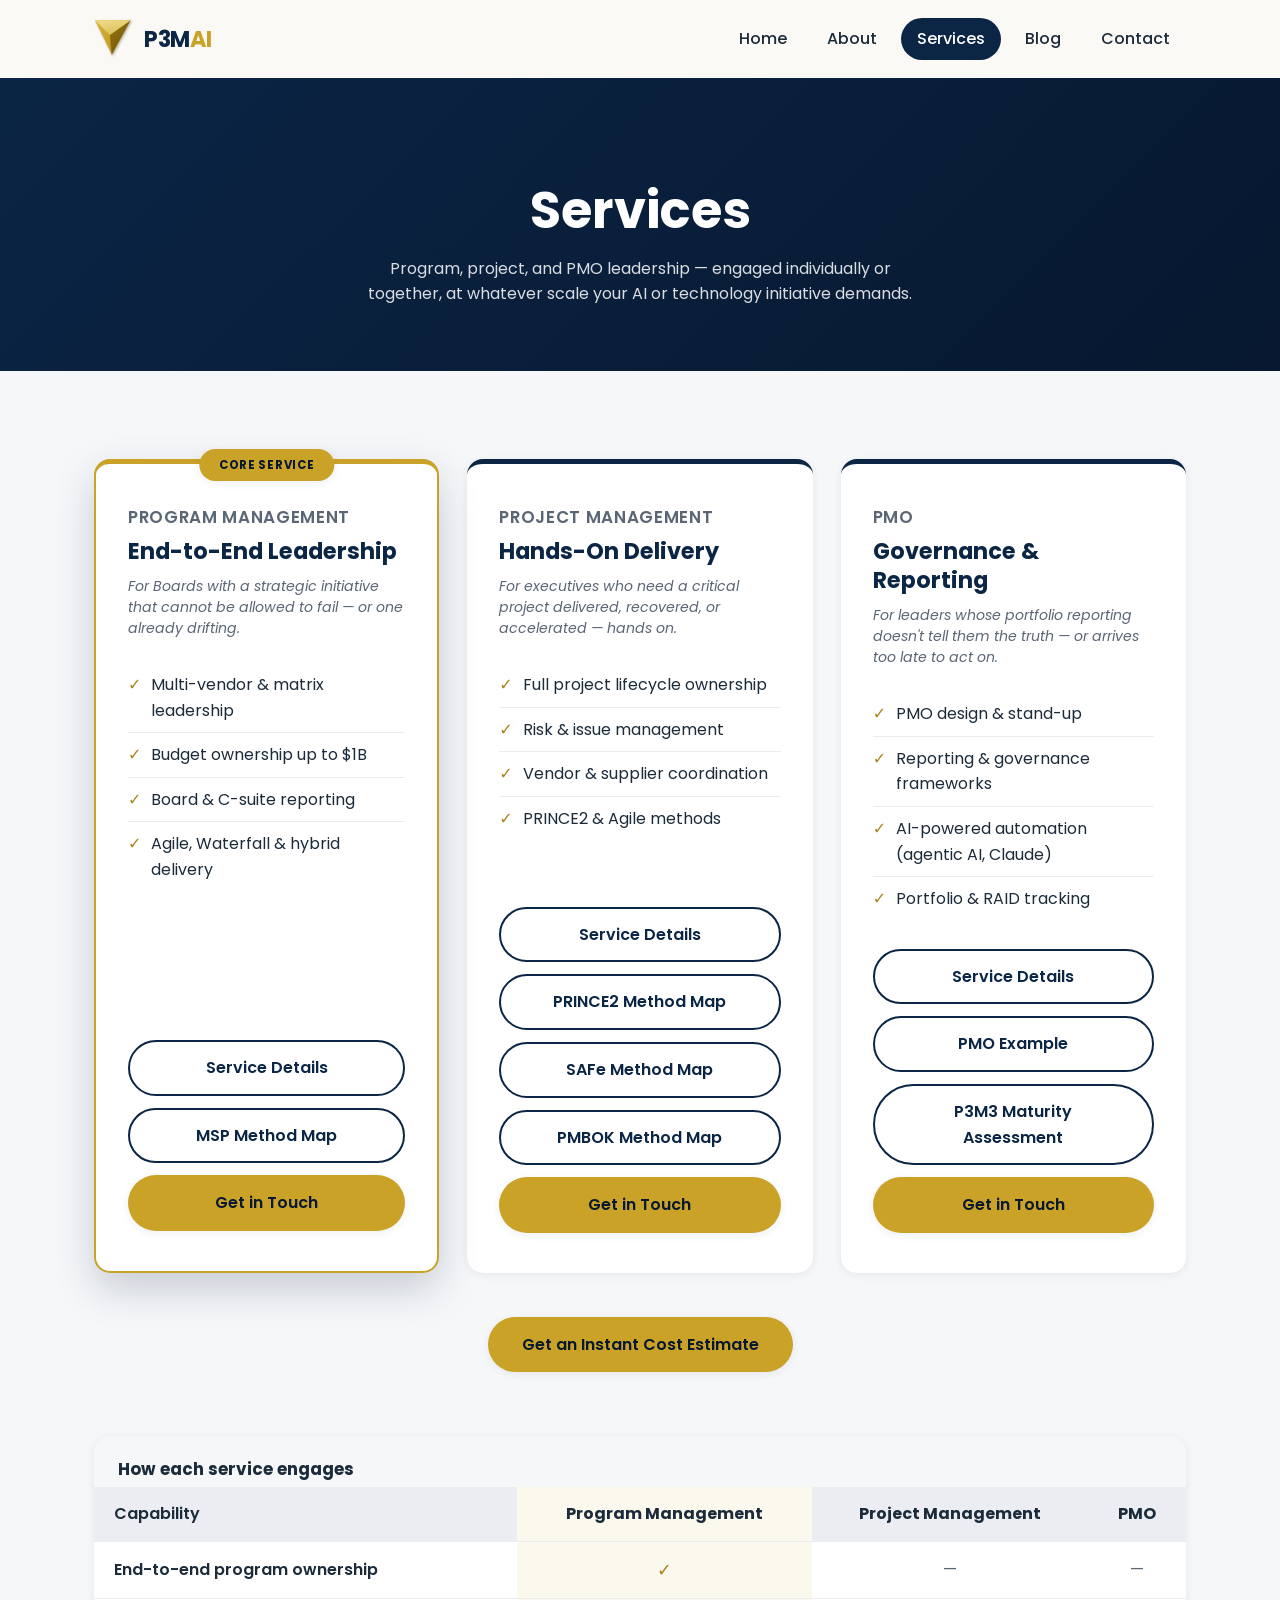
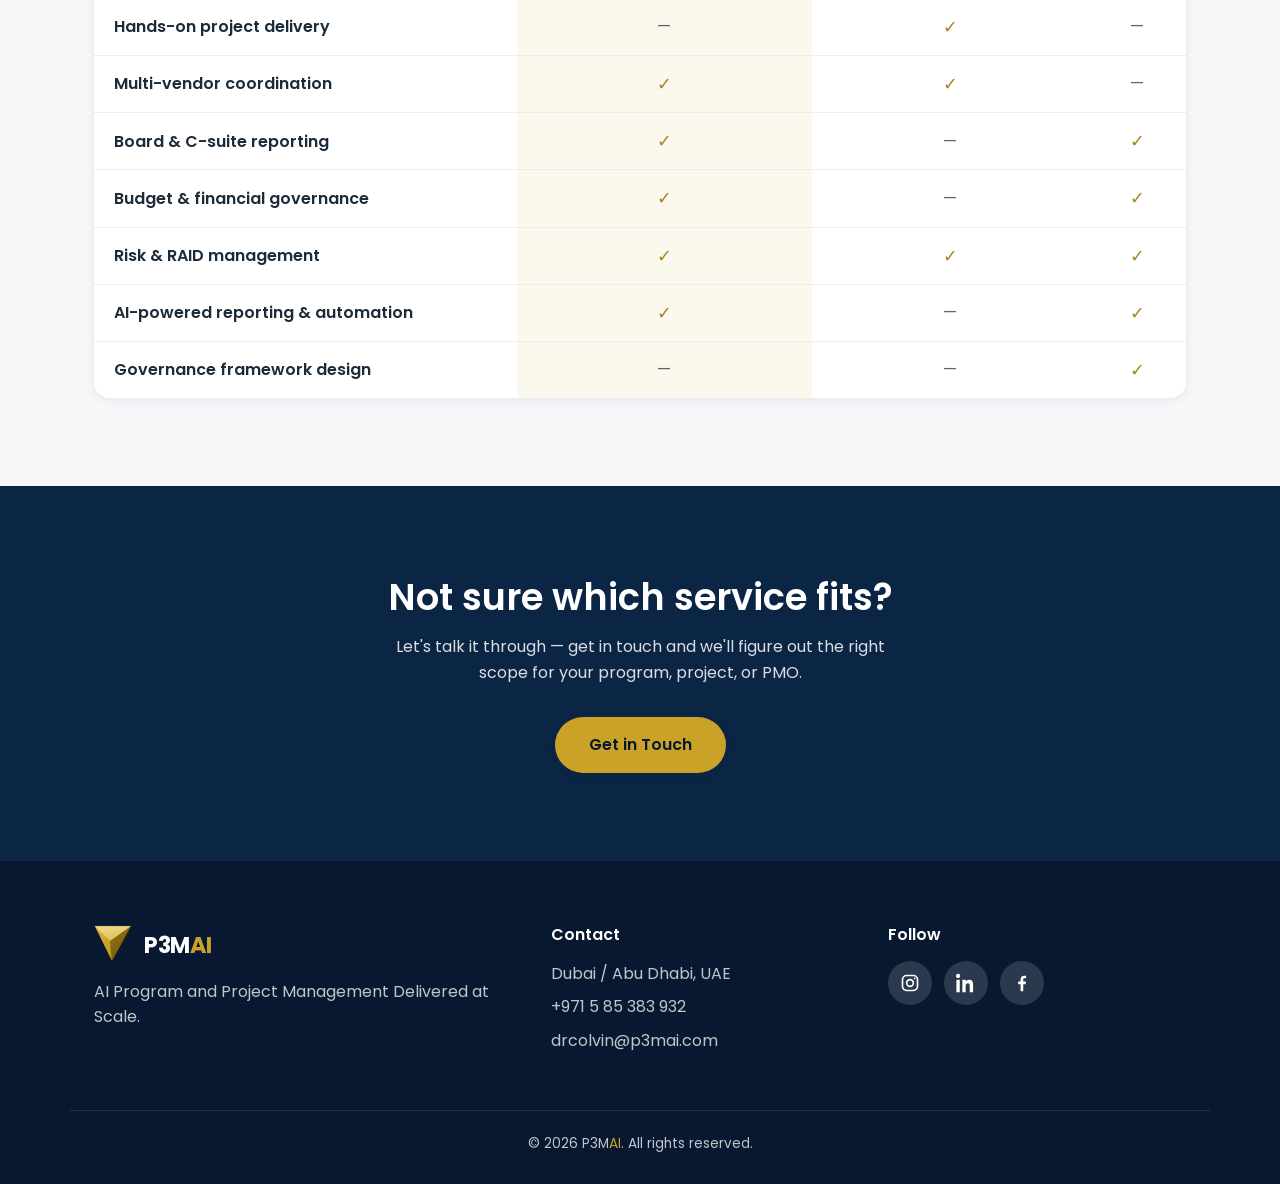
<file: services.html>
<!DOCTYPE html>
<html lang="en">
<head>
  <meta charset="UTF-8">
  <meta name="viewport" content="width=device-width, initial-scale=1.0">
  <title>Services | P3MAI</title>
  <meta name="description" content="Program Management, Project Management, and PMO services from P3MAI — AI program and project management delivered at scale.">
  <link rel="icon" type="image/svg+xml" href="favicon.svg?v=2">
  <link rel="preconnect" href="https://fonts.googleapis.com">
  <link rel="preconnect" href="https://fonts.gstatic.com" crossorigin>
  <link href="https://fonts.googleapis.com/css2?family=Poppins:wght@400;500;600;700&display=swap" rel="stylesheet">
  <link rel="stylesheet" href="style.css?v=7">
</head>
<body>

  <div class="page-transition" id="page-transition" aria-hidden="true">
    <div class="loader-mark">P</div>
  </div>

  <header class="site-header">
    <nav class="navbar container">
      <a href="index.html" class="logo"><img src="logo-triangle-navy.svg" alt="P3MAI" class="logo-mark"><span class="logo-text">P3M<span class="brand-ai">AI</span></span></a>
      <button class="nav-toggle" aria-label="Toggle navigation" aria-expanded="false">
        <span></span><span></span><span></span>
      </button>
      <ul class="nav-links">
        <li><a href="index.html">Home</a></li>
        <li><a href="about.html">About</a></li>
        <li><a href="services.html" class="active">Services</a></li>
        <li><a href="blog.html">Blog</a></li>
        <li><a href="contact.html">Contact</a></li>
      </ul>
    </nav>
  </header>

  <main>

    <section class="page-hero">
      <div class="container">
        <h1>Services</h1>
        <p>Program, project, and PMO leadership — engaged individually or together, at whatever scale your AI or technology initiative demands.</p>
      </div>
    </section>

    <section class="services-section">
      <div class="container services-grid">

        <div class="pricing-card featured reveal">
          <div class="popular-badge">Core Service</div>
          <div class="package-name">Program Management</div>
          <div class="price">End-to-End Leadership</div>
          <p class="who-for">For Boards with a strategic initiative that cannot be allowed to fail — or one already drifting.</p>
          <ul class="feature-list">
            <li>Multi-vendor &amp; matrix leadership</li>
            <li>Budget ownership up to $1B</li>
            <li>Board &amp; C-suite reporting</li>
            <li>Agile, Waterfall &amp; hybrid delivery</li>
          </ul>
          <a href="program-management.html" class="btn btn-outline btn-block">Service Details</a>
          <a href="http://localhost:5176" class="btn btn-outline btn-block">MSP Method Map</a>
          <a href="contact.html?interest=your%20Program%20Management%20services" class="btn btn-accent btn-block">Get in Touch</a>
        </div>

        <div class="pricing-card reveal">
          <div class="package-name">Project Management</div>
          <div class="price">Hands-On Delivery</div>
          <p class="who-for">For executives who need a critical project delivered, recovered, or accelerated — hands on.</p>
          <ul class="feature-list">
            <li>Full project lifecycle ownership</li>
            <li>Risk &amp; issue management</li>
            <li>Vendor &amp; supplier coordination</li>
            <li>PRINCE2 &amp; Agile methods</li>
          </ul>
          <a href="project-management.html" class="btn btn-outline btn-block">Service Details</a>
          <a href="http://localhost:5175" class="btn btn-outline btn-block">PRINCE2 Method Map</a>
          <a href="http://localhost:5177" class="btn btn-outline btn-block">SAFe Method Map</a>
          <a href="http://localhost:5178" class="btn btn-outline btn-block">PMBOK Method Map</a>
          <a href="contact.html?interest=your%20Project%20Management%20services" class="btn btn-accent btn-block">Get in Touch</a>
        </div>

        <div class="pricing-card reveal">
          <div class="package-name">PMO</div>
          <div class="price">Governance &amp; Reporting</div>
          <p class="who-for">For leaders whose portfolio reporting doesn't tell them the truth — or arrives too late to act on.</p>
          <ul class="feature-list">
            <li>PMO design &amp; stand-up</li>
            <li>Reporting &amp; governance frameworks</li>
            <li>AI-powered automation (agentic AI, Claude)</li>
            <li>Portfolio &amp; RAID tracking</li>
          </ul>
          <a href="pmo-services.html" class="btn btn-outline btn-block">Service Details</a>
          <a href="http://localhost:5173" class="btn btn-outline btn-block">PMO Example</a>
          <a href="http://localhost:5174" class="btn btn-outline btn-block">P3M3 Maturity Assessment</a>
          <a href="contact.html?interest=your%20PMO%20services" class="btn btn-accent btn-block">Get in Touch</a>
        </div>

      </div>

      <div class="container estimator-cta reveal">
        <a href="p3mai_services_cost_estimator.html" class="btn btn-accent">Get an Instant Cost Estimate</a>
      </div>

      <div class="container">
        <div class="comparison-wrap reveal">
          <table class="comparison-table">
            <caption>How each service engages</caption>
            <thead>
              <tr>
                <th scope="col">Capability</th>
                <th scope="col">Program Management</th>
                <th scope="col">Project Management</th>
                <th scope="col">PMO</th>
              </tr>
            </thead>
            <tbody>
              <tr>
                <th scope="row">End-to-end program ownership</th>
                <td class="check">✓</td>
                <td>—</td>
                <td>—</td>
              </tr>
              <tr>
                <th scope="row">Hands-on project delivery</th>
                <td>—</td>
                <td class="check">✓</td>
                <td>—</td>
              </tr>
              <tr>
                <th scope="row">Multi-vendor coordination</th>
                <td class="check">✓</td>
                <td class="check">✓</td>
                <td>—</td>
              </tr>
              <tr>
                <th scope="row">Board &amp; C-suite reporting</th>
                <td class="check">✓</td>
                <td>—</td>
                <td class="check">✓</td>
              </tr>
              <tr>
                <th scope="row">Budget &amp; financial governance</th>
                <td class="check">✓</td>
                <td>—</td>
                <td class="check">✓</td>
              </tr>
              <tr>
                <th scope="row">Risk &amp; RAID management</th>
                <td class="check">✓</td>
                <td class="check">✓</td>
                <td class="check">✓</td>
              </tr>
              <tr>
                <th scope="row">AI-powered reporting &amp; automation</th>
                <td class="check">✓</td>
                <td>—</td>
                <td class="check">✓</td>
              </tr>
              <tr>
                <th scope="row">Governance framework design</th>
                <td>—</td>
                <td>—</td>
                <td class="check">✓</td>
              </tr>
            </tbody>
          </table>
        </div>
      </div>
    </section>

    <section class="cta">
      <div class="container cta-content reveal">
        <h2>Not sure which service fits?</h2>
        <p>Let's talk it through — get in touch and we'll figure out the right scope for your program, project, or PMO.</p>
        <a href="contact.html?interest=finding%20the%20right%20service%20for%20my%20needs" class="btn btn-accent">Get in Touch</a>
      </div>
    </section>

  </main>

  <footer class="site-footer">
    <div class="container footer-grid">
      <div class="footer-brand">
        <span class="footer-logo-lockup"><img src="logo-triangle-white.svg" alt="P3MAI" class="footer-logo-mark"><span class="logo-text">P3M<span class="brand-ai">AI</span></span></span>
        <p>AI Program and Project Management Delivered at Scale.</p>
      </div>
      <div class="footer-contact">
        <h4>Contact</h4>
        <p>Dubai / Abu Dhabi, UAE</p>
        <p><a href="tel:+971585383932">+971 5 85 383 932</a></p>
        <p><a href="mailto:drcolvin@p3mai.com">drcolvin@p3mai.com</a></p>
      </div>
      <div class="footer-social">
        <h4>Follow</h4>
        <div class="social-row">
          <a href="https://instagram.com" target="_blank" rel="noopener" aria-label="Instagram">
            <svg viewBox="0 0 24 24" width="20" height="20" fill="none" stroke="currentColor" stroke-width="2"><rect x="3" y="3" width="18" height="18" rx="5"/><circle cx="12" cy="12" r="4"/><circle cx="17.5" cy="6.5" r="1" fill="currentColor" stroke="none"/></svg>
          </a>
          <a href="https://www.linkedin.com/in/douglascolvin/" target="_blank" rel="noopener" aria-label="LinkedIn">
            <svg viewBox="0 0 24 24" width="20" height="20" fill="currentColor"><path d="M4.98 3.5C4.98 4.88 3.87 6 2.5 6S0 4.88 0 3.5 1.12 1 2.5 1s2.48 1.12 2.48 2.5zM.5 8h4V23h-4V8zm7.5 0h3.83v2.05h.05c.53-1 1.85-2.05 3.8-2.05 4.07 0 4.82 2.68 4.82 6.16V23h-4v-6.84c0-1.63-.03-3.73-2.27-3.73-2.27 0-2.62 1.77-2.62 3.6V23h-4V8z"/></svg>
          </a>
          <a href="https://facebook.com" target="_blank" rel="noopener" aria-label="Facebook">
            <svg viewBox="0 0 24 24" width="20" height="20" fill="currentColor"><path d="M13.5 22v-8.5h2.85l.43-3.31H13.5V8c0-.96.27-1.62 1.65-1.62h1.76V3.42C16.6 3.36 15.6 3.27 14.43 3.27c-2.45 0-4.13 1.5-4.13 4.24v2.68H7.44v3.31h2.86V22h3.2z"/></svg>
          </a>
        </div>
      </div>
    </div>
    <div class="footer-bottom container">
      <p>&copy; 2026 P3M<span style="color:#C9A227">AI</span>. All rights reserved.</p>
    </div>
  </footer>

  <script src="script.js?v=8"></script>
</body>
</html>
</file>
<file: style.css>
/* =========================================================
   P3MAI — Shared Stylesheet
   ========================================================= */

:root {
  --color-primary: #0B2545;
  --color-primary-dark: #071830;
  --color-primary-light: #1B3F6E;
  --color-accent: #C9A227;
  --color-accent-dark: #A8841C;
  --color-danger: #C0392B;
  --color-bg: #F6F7F9;
  --color-bg-alt: #EBEDF2;
  --color-text: #1C2B3A;
  --color-text-muted: #5B6675;
  --color-white: #ffffff;
  --font-main: 'Poppins', 'Segoe UI', system-ui, -apple-system, sans-serif;

  --radius-sm: 8px;
  --radius-md: 16px;
  --radius-lg: 28px;
  --shadow-sm: 0 2px 8px rgba(11, 37, 69, 0.08);
  --shadow-md: 0 8px 24px rgba(11, 37, 69, 0.12);
  --shadow-lg: 0 16px 40px rgba(11, 37, 69, 0.20);
  --transition: 0.25s ease;
}

/* ---------- Reset ---------- */
* , *::before, *::after { box-sizing: border-box; }
html { scroll-behavior: smooth; }
body, h1, h2, h3, h4, p, ul, blockquote, figure { margin: 0; }
ul { padding: 0; list-style: none; }
img { max-width: 100%; display: block; }
a { color: inherit; text-decoration: none; transition: color var(--transition); }
button { font: inherit; cursor: pointer; border: none; background: none; }
input, textarea { font: inherit; }

body {
  font-family: var(--font-main);
  background: var(--color-bg);
  color: var(--color-text);
  line-height: 1.6;
  -webkit-font-smoothing: antialiased;
}

.container {
  width: 100%;
  max-width: 1140px;
  margin: 0 auto;
  padding: 0 24px;
}

h1, h2, h3, h4 { font-weight: 600; line-height: 1.25; color: var(--color-text); }
h1 { font-size: clamp(2.1rem, 4vw, 3.2rem); font-weight: 700; }
h2 { font-size: clamp(1.6rem, 3vw, 2.3rem); }
h3 { font-size: 1.25rem; }
p { color: var(--color-text-muted); }

section { padding: 88px 0; }

.section-title { text-align: center; margin-bottom: 12px; }
.section-subtitle {
  text-align: center;
  max-width: 620px;
  margin: 0 auto 48px;
}

/* ---------- Buttons ---------- */
.btn {
  display: inline-block;
  padding: 15px 34px;
  border-radius: 999px;
  font-weight: 600;
  font-size: 1rem;
  transition: transform var(--transition), box-shadow var(--transition), background var(--transition);
}
.btn-primary {
  background: var(--color-primary);
  color: var(--color-white);
  box-shadow: var(--shadow-sm);
}
.btn-primary:hover {
  background: var(--color-primary-light);
  transform: translateY(-3px);
  box-shadow: var(--shadow-md);
}
.btn-accent {
  background: var(--color-accent);
  color: var(--color-primary-dark);
  box-shadow: var(--shadow-sm);
}
.btn-accent:hover {
  background: var(--color-accent-dark);
  color: var(--color-primary-dark);
  transform: translateY(-3px);
  box-shadow: var(--shadow-md);
}
.btn-outline {
  background: transparent;
  color: var(--color-primary);
  border: 2px solid var(--color-primary);
  padding: 13px 32px;
}
.btn-outline:hover {
  background: var(--color-primary);
  color: var(--color-white);
  transform: translateY(-3px);
}
.btn-block { display: block; width: 100%; text-align: center; }

/* =========================================================
   Header / Navigation
   ========================================================= */
.site-header {
  position: sticky;
  top: 0;
  z-index: 100;
  background: rgba(250, 249, 246, 0.92);
  backdrop-filter: blur(8px);
  box-shadow: 0 1px 0 rgba(45, 52, 54, 0.06);
  transition: box-shadow var(--transition);
}
.site-header.scrolled { box-shadow: var(--shadow-sm); }

.navbar {
  display: flex;
  align-items: center;
  justify-content: space-between;
  padding: 18px 24px;
}

.logo {
  display: flex;
  align-items: center;
}
.logo-mark {
  display: block;
  height: 40px;
  width: auto;
}
.logo-text {
  margin-left: 10px;
  font-weight: 700;
  font-size: 1.4rem;
  letter-spacing: -0.5px;
  line-height: 1;
  color: var(--color-primary);
}
.logo-text .brand-ai { color: var(--color-accent); }

.nav-links {
  display: flex;
  gap: 8px;
  align-items: center;
}

.nav-links li a {
  display: inline-block;
  padding: 8px 16px;
  border-radius: 999px;
  font-weight: 500;
  color: var(--color-text);
  position: relative;
  transition: color var(--transition), background var(--transition);
}
.nav-links li a:hover { background: var(--color-bg-alt); color: var(--color-primary); }
.nav-links li a.active {
  background: var(--color-primary);
  color: var(--color-white);
}

.nav-toggle {
  display: none;
  flex-direction: column;
  gap: 5px;
  padding: 8px;
  z-index: 110;
}
.nav-toggle span {
  width: 26px;
  height: 3px;
  border-radius: 2px;
  background: var(--color-primary);
  transition: transform var(--transition), opacity var(--transition);
}
.nav-toggle.open span:nth-child(1) { transform: translateY(8px) rotate(45deg); }
.nav-toggle.open span:nth-child(2) { opacity: 0; }
.nav-toggle.open span:nth-child(3) { transform: translateY(-8px) rotate(-45deg); }

/* =========================================================
   Hero
   ========================================================= */
.hero {
  background: linear-gradient(135deg, var(--color-primary) 0%, var(--color-primary-dark) 100%);
  color: var(--color-white);
  min-height: 100vh;
  display: flex;
  align-items: center;
  padding: 120px 0 110px;
  text-align: center;
  position: relative;
  overflow: hidden;
}
.hero::before {
  content: "";
  position: absolute;
  inset: 0;
  background: linear-gradient(180deg, rgba(0,0,0,0.05) 0%, rgba(0,0,0,0.22) 100%);
  pointer-events: none;
}
.hero::after {
  content: "";
  position: absolute;
  inset: 0;
  background: radial-gradient(circle at 80% 20%, rgba(201,162,39,0.28), transparent 55%);
  pointer-events: none;
}
.hero-content { position: relative; z-index: 1; max-width: 720px; margin: 0 auto; width: 100%; }
.hero h1 { color: var(--color-white); margin-bottom: 20px; }
.hero h1 span { color: #E8C766; }
.hero p {
  color: rgba(255,255,255,0.88);
  font-size: 1.15rem;
  max-width: 560px;
  margin: 0 auto 36px;
}
/* Capability strapline above the hero H1 — the "hint at option B" line */
.hero-eyebrow {
  display: block;
  color: var(--color-accent-light, #E8C766);
  font-size: 0.85rem;
  font-weight: 600;
  letter-spacing: 0.22em;
  text-transform: uppercase;
  margin-bottom: 18px;
}
/* Paired CTA buttons in hero and CTA bands */
.cta-row { display: flex; gap: 16px; justify-content: center; flex-wrap: wrap; }
/* White-outline button for use on navy backgrounds (btn-outline is navy-on-light) */
.btn-ghost {
  background: transparent;
  color: var(--color-white);
  border: 2px solid rgba(255,255,255,0.65);
  padding: 13px 32px;
}
.btn-ghost:hover {
  background: var(--color-white);
  color: var(--color-primary);
  transform: translateY(-3px);
}

.page-hero {
  background: linear-gradient(135deg, var(--color-primary) 0%, var(--color-primary-dark) 100%);
  color: var(--color-white);
  padding: 100px 0 64px;
  text-align: center;
}
.page-hero h1 { color: var(--color-white); }
.page-hero p { color: rgba(255,255,255,0.85); max-width: 560px; margin: 14px auto 0; }

/* =========================================================
   Client strip (Home) — named past clients/employers, text only
   ========================================================= */
.client-strip {
  background: var(--color-white);
  padding: 26px 0;
  border-bottom: 1px solid var(--color-bg-alt);
  text-align: center;
}
.client-strip .strip-label {
  font-size: 0.72rem;
  font-weight: 700;
  letter-spacing: 0.14em;
  text-transform: uppercase;
  color: var(--color-text-muted);
  margin-bottom: 10px;
}
.client-strip .strip-names {
  font-size: 0.95rem;
  font-weight: 600;
  color: var(--color-primary);
  line-height: 1.9;
}
.client-strip .strip-names span { color: var(--color-accent-dark); padding: 0 10px; }

/* =========================================================
   Story section (Home) — the problem / approach / upside narrative
   ========================================================= */
.story-section { background: var(--color-white); }
.story-copy { max-width: 760px; margin: 0 auto; }
.story-copy p { margin-bottom: 18px; font-size: 1.04rem; line-height: 1.75; }
.story-copy p:last-child { margin-bottom: 0; }
.story-copy strong { color: var(--color-primary); }

/* =========================================================
   Ladder (Home + service pages) — the engagement path steps
   ========================================================= */
.ladder-grid {
  display: grid;
  grid-template-columns: repeat(3, 1fr);
  gap: 28px;
}
.ladder-step {
  background: var(--color-white);
  border-radius: var(--radius-md);
  padding: 34px 28px;
  box-shadow: var(--shadow-sm);
  border-top: 4px solid var(--color-accent);
  display: flex;
  flex-direction: column;
  transition: transform var(--transition), box-shadow var(--transition);
}
.ladder-step:hover { transform: translateY(-8px); box-shadow: var(--shadow-md); }
.step-num {
  width: 40px;
  height: 40px;
  border-radius: 50%;
  background: var(--color-primary);
  color: var(--color-accent-light, #E8C766);
  display: flex;
  align-items: center;
  justify-content: center;
  font-weight: 700;
  font-size: 1.05rem;
  margin-bottom: 16px;
}
.ladder-step h3 { margin-bottom: 8px; }
.ladder-step p { font-size: 0.95rem; color: var(--color-text-muted); flex-grow: 1; margin-bottom: 20px; }

/* =========================================================
   Case study (service pages) — problem / approach / upside block
   ========================================================= */
.case-study {
  background: var(--color-white);
  border-radius: var(--radius-md);
  box-shadow: var(--shadow-md);
  border-left: 5px solid var(--color-accent);
  padding: 40px 44px;
  max-width: 860px;
  margin: 0 auto;
}
.case-study h3 { margin-bottom: 22px; font-size: 1.35rem; }
.case-study .cs-row { margin-bottom: 18px; }
.case-study .cs-row:last-child { margin-bottom: 0; }
.cs-label {
  display: block;
  font-size: 0.72rem;
  font-weight: 700;
  letter-spacing: 0.12em;
  text-transform: uppercase;
  color: var(--color-accent-dark);
  margin-bottom: 4px;
}
.case-study .cs-row p { margin: 0; line-height: 1.7; }
.case-study + .case-study { margin-top: 28px; }

/* =========================================================
   Trigger list (service pages) — "when you call me" bullets
   ========================================================= */
.trigger-list {
  max-width: 720px;
  margin: 0 auto;
  display: grid;
  gap: 14px;
}
.trigger-list li {
  background: var(--color-white);
  border-radius: var(--radius-sm, 10px);
  box-shadow: var(--shadow-sm);
  padding: 16px 22px;
  display: flex;
  gap: 12px;
  align-items: flex-start;
  line-height: 1.6;
}
.trigger-list li::before {
  content: "▸";
  color: var(--color-accent-dark);
  font-weight: 700;
  flex-shrink: 0;
}

/* =========================================================
   Feature cards (Home)
   ========================================================= */
.feature-cards {
  display: grid;
  grid-template-columns: repeat(3, 1fr);
  gap: 48px;
}
.card {
  background: var(--color-white);
  border-radius: var(--radius-md);
  padding: 40px 32px;
  text-align: center;
  box-shadow: var(--shadow-sm);
  transition: transform var(--transition), box-shadow var(--transition);
}
.card:hover { transform: translateY(-8px); box-shadow: var(--shadow-md); }
.card-icon {
  width: 64px;
  height: 64px;
  border-radius: 50%;
  background: var(--color-bg-alt);
  display: flex;
  align-items: center;
  justify-content: center;
  font-size: 1.8rem;
  margin: 0 auto 20px;
}
.card h3 { margin-bottom: 10px; }

/* =========================================================
   Testimonials
   ========================================================= */
.testimonials { background: var(--color-bg-alt); }
.testimonial-grid {
  display: grid;
  grid-template-columns: repeat(3, 1fr);
  gap: 28px;
}
.testimonial-card {
  background: var(--color-white);
  border-radius: var(--radius-md);
  padding: 32px 28px;
  box-shadow: var(--shadow-sm);
  transition: transform var(--transition), box-shadow var(--transition);
}
.testimonial-card:hover { transform: translateY(-8px); box-shadow: var(--shadow-md); }
.testimonial-card .quote-mark {
  font-size: 2.6rem;
  color: var(--color-accent);
  line-height: 1;
  font-family: Georgia, serif;
}
.testimonial-card p.quote { color: var(--color-text); margin: 8px 0 18px; }
.testimonial-author { display: flex; align-items: center; gap: 12px; }
.author-avatar {
  width: 42px;
  height: 42px;
  border-radius: 50%;
  background: var(--color-primary);
  color: var(--color-white);
  display: flex;
  align-items: center;
  justify-content: center;
  font-weight: 600;
  flex-shrink: 0;
}
.author-name { font-weight: 600; color: var(--color-text); }
.author-role { font-size: 0.85rem; color: var(--color-text-muted); }

/* =========================================================
   Article pages (blog Read More case studies)
   ========================================================= */
.article-meta {
  color: rgba(255,255,255,0.75);
  font-size: 0.85rem;
  margin-top: 14px;
  letter-spacing: 0.04em;
}
.article-meta .tag {
  display: inline-block;
  background: rgba(201,162,39,0.25);
  color: #E8C766;
  border-radius: 999px;
  padding: 3px 12px;
  font-size: 0.72rem;
  font-weight: 600;
  margin-left: 8px;
}
.article-body { max-width: 740px; margin: 0 auto; }
.article-body p { margin-bottom: 18px; font-size: 1.02rem; line-height: 1.8; }
.article-body h2 {
  font-size: 1.45rem;
  color: var(--color-primary);
  margin: 40px 0 14px;
}
.article-body h2:first-child { margin-top: 0; }
.article-body ul { margin: 0 0 18px 22px; }
.article-body ul li { list-style: disc; margin-bottom: 8px; line-height: 1.7; }
.article-body strong { color: var(--color-primary); }
.takeaways {
  background: var(--color-white);
  border-radius: var(--radius-md);
  border-left: 5px solid var(--color-accent);
  box-shadow: var(--shadow-md);
  padding: 30px 34px;
  max-width: 740px;
  margin: 44px auto 0;
}
.takeaways h3 {
  font-size: 0.85rem;
  font-weight: 700;
  letter-spacing: 0.1em;
  text-transform: uppercase;
  color: var(--color-accent-dark);
  margin-bottom: 14px;
}
.takeaways ol { margin: 0 0 0 20px; }
.takeaways ol li { list-style: decimal; margin-bottom: 10px; line-height: 1.65; }
.takeaways ol li:last-child { margin-bottom: 0; }
.article-backlink { text-align: center; margin-top: 40px; }

/* =========================================================
   CTA
   ========================================================= */
.cta {
  background: var(--color-primary);
  color: var(--color-white);
  text-align: center;
}
.cta h2 { color: var(--color-white); margin-bottom: 14px; }
.cta p { color: rgba(255,255,255,0.85); max-width: 520px; margin: 0 auto 32px; }

/* =========================================================
   About page
   ========================================================= */
.about-grid {
  display: grid;
  grid-template-columns: 250px 1fr;
  gap: 56px;
  align-items: center;
}
.photo-placeholder {
  width: 250px;
  height: 250px;
  border-radius: 50%;
  background: linear-gradient(135deg, var(--color-primary-light), var(--color-primary));
  display: flex;
  align-items: center;
  justify-content: center;
  color: var(--color-white);
  font-size: 3.2rem;
  font-weight: 700;
  margin: 0 auto;
  box-shadow: var(--shadow-lg);
  border: 6px solid var(--color-white);
  flex-shrink: 0;
}
.about-photo {
  width: 250px;
  height: 250px;
  border-radius: 50%;
  object-fit: cover;
  object-position: top;
  margin: 0 auto;
  box-shadow: var(--shadow-lg);
  border: 6px solid var(--color-white);
  flex-shrink: 0;
  background: var(--color-bg);
}
.story-text h2 { margin-bottom: 16px; }
.story-text p { margin-bottom: 14px; }

/* ---------- Timeline ---------- */
.timeline {
  position: relative;
  display: grid;
  /* 6 milestones since the ENBD and Emirates/dnata entries were added */
  grid-template-columns: repeat(6, 1fr);
  gap: 24px;
  margin-top: 48px;
}
.timeline::before {
  content: "";
  position: absolute;
  top: 15px;
  /* half of one column width (100% / 6 / 2) so the rule spans dot-to-dot */
  left: 8.33%;
  right: 8.33%;
  height: 2px;
  background: var(--color-bg-alt);
  z-index: 0;
}
.timeline-item {
  position: relative;
  z-index: 1;
  text-align: center;
  padding: 0 8px;
}
.timeline-dot {
  width: 32px;
  height: 32px;
  border-radius: 50%;
  background: var(--color-primary);
  box-shadow: 0 0 0 6px var(--color-bg);
  margin: 0 auto 18px;
}
.timeline-year {
  font-weight: 700;
  color: var(--color-primary);
  font-size: 1.1rem;
  margin-bottom: 6px;
}
.timeline-label { font-size: 0.9rem; color: var(--color-text-muted); }

.mission {
  background: var(--color-primary);
  border-radius: var(--radius-lg);
  max-width: 900px;
  margin: 0 auto;
  padding: 56px 40px;
  text-align: center;
}
.mission blockquote {
  color: var(--color-white);
  font-size: clamp(1.3rem, 2.6vw, 1.8rem);
  font-weight: 500;
  font-style: italic;
  line-height: 1.5;
}

.values-grid {
  display: grid;
  grid-template-columns: repeat(3, 1fr);
  gap: 28px;
  margin-top: 40px;
}
.value-card {
  text-align: center;
  padding: 32px 20px;
  border-radius: var(--radius-md);
  background: var(--color-bg-alt);
  transition: transform var(--transition), background var(--transition);
}
.value-card:hover { transform: translateY(-8px); background: var(--color-white); box-shadow: var(--shadow-md); }
.value-card h3 { color: var(--color-primary); margin-bottom: 8px; }

.certifications { text-align: center; }
.cert-list {
  display: flex;
  justify-content: center;
  gap: 20px;
  flex-wrap: wrap;
  margin-top: 32px;
}
.cert-item {
  background: var(--color-white);
  border: 1px solid rgba(11,37,69,0.15);
  border-radius: 999px;
  padding: 14px 28px;
  font-weight: 600;
  color: var(--color-primary);
  box-shadow: var(--shadow-sm);
  transition: transform var(--transition), box-shadow var(--transition);
}
.cert-item:hover { transform: translateY(-8px); box-shadow: var(--shadow-md); }

/* =========================================================
   Services page
   ========================================================= */
.services-grid {
  display: grid;
  grid-template-columns: repeat(3, 1fr);
  gap: 28px;
  align-items: start;
}
.pricing-card {
  background: var(--color-white);
  border-radius: var(--radius-md);
  padding: 40px 32px;
  box-shadow: var(--shadow-sm);
  display: flex;
  flex-direction: column;
  height: 100%;
  transition: transform var(--transition), box-shadow var(--transition);
  border-top: 5px solid var(--color-primary);
  position: relative;
}
/* Scoped to .services-grid so this beats the `.reveal.in-view` transform (same
   specificity, later in the file) that otherwise pins the cards and cancels the
   hover scale. */
.services-grid .pricing-card:hover { transform: scale(1.05) translateY(-8px); box-shadow: var(--shadow-lg); z-index: 3; }
.pricing-card.featured {
  border: 2px solid var(--color-accent);
  border-top: 5px solid var(--color-accent);
  position: relative;
  transform: scale(1.05);
  box-shadow: var(--shadow-lg);
  z-index: 2;
}
.pricing-card.featured:hover { transform: scale(1.05) translateY(-8px); box-shadow: var(--shadow-lg); }
.popular-badge {
  position: absolute;
  top: -15px;
  left: 50%;
  transform: translateX(-50%);
  background: var(--color-accent);
  color: var(--color-primary-dark);
  font-size: 0.72rem;
  font-weight: 700;
  text-transform: uppercase;
  letter-spacing: 0.06em;
  padding: 7px 20px;
  border-radius: 999px;
  box-shadow: var(--shadow-sm);
  white-space: nowrap;
}
.pricing-card .package-name { font-size: 1.05rem; color: var(--color-text-muted); font-weight: 600; text-transform: uppercase; letter-spacing: 0.04em; margin-bottom: 6px; }
.pricing-card .price { font-size: 1.4rem; font-weight: 700; color: var(--color-primary); margin-bottom: 4px; line-height: 1.3; }
.pricing-card .price span { font-size: 0.95rem; color: var(--color-text-muted); font-weight: 500; }
.pricing-card .who-for { font-size: 0.88rem; color: var(--color-text-muted); font-style: italic; margin: 6px 0 0; line-height: 1.5; }
.pricing-card .feature-list { margin: 24px 0 28px; flex-grow: 1; }
.pricing-card .feature-list li {
  padding: 9px 0;
  border-bottom: 1px solid var(--color-bg-alt);
  color: var(--color-text);
  display: flex;
  align-items: flex-start;
  gap: 10px;
}
.pricing-card .feature-list li:last-child { border-bottom: none; }
.pricing-card .feature-list li::before {
  content: "✓";
  color: var(--color-accent-dark);
  font-weight: 700;
  flex-shrink: 0;
}
.pricing-card .btn-accent:hover { transform: translateY(-3px) scale(1.04); }
.pricing-card .btn + .btn { margin-top: 12px; }

/* ---------- Cost estimator CTA ---------- */
.estimator-cta {
  text-align: center;
  margin-top: 44px;
}

/* ---------- Comparison table ---------- */
.comparison-wrap {
  margin-top: 64px;
  overflow-x: auto;
  border-radius: var(--radius-md);
  box-shadow: var(--shadow-sm);
}
.comparison-table {
  width: 100%;
  min-width: 620px;
  border-collapse: collapse;
  background: var(--color-white);
}
.comparison-table caption {
  text-align: left;
  padding: 20px 24px 4px;
  font-weight: 700;
  font-size: 1.05rem;
  color: var(--color-text);
}
.comparison-table th,
.comparison-table td {
  padding: 14px 20px;
  text-align: center;
  border-bottom: 1px solid var(--color-bg-alt);
  color: var(--color-text-muted);
}
.comparison-table th:first-child,
.comparison-table td:first-child {
  text-align: left;
  font-weight: 600;
  color: var(--color-text);
}
.comparison-table thead th {
  background: var(--color-bg-alt);
  color: var(--color-text);
  font-weight: 700;
  white-space: nowrap;
}
.comparison-table th:nth-child(2),
.comparison-table td:nth-child(2) { background: rgba(201,162,39,0.08); }
.comparison-table td.check { color: var(--color-accent-dark); font-weight: 700; font-size: 1.1rem; }
.comparison-table tbody tr:last-child th,
.comparison-table tbody tr:last-child td { border-bottom: none; }

/* =========================================================
   Blog page
   ========================================================= */
.blog-layout {
  display: grid;
  grid-template-columns: 2fr 1fr;
  gap: 40px;
  align-items: start;
}
.blog-posts {
  display: flex;
  flex-direction: column;
  gap: 28px;
}
.blog-card {
  background: var(--color-white);
  border-radius: var(--radius-md);
  overflow: hidden;
  box-shadow: var(--shadow-sm);
  transition: transform var(--transition), box-shadow var(--transition);
  display: flex;
  flex-direction: row;
}
.blog-card:hover { transform: translateY(-8px); box-shadow: var(--shadow-md); }
.blog-thumb {
  flex: 0 0 220px;
  background: linear-gradient(135deg, var(--color-primary-light), var(--color-primary));
  display: flex;
  align-items: center;
  justify-content: center;
  color: rgba(255,255,255,0.55);
}
.blog-thumb svg { width: 40px; height: 40px; }
.blog-thumb img {
  width: 100%;
  height: 100%;
  object-fit: cover;
  display: block;
}
.blog-body { padding: 28px; display: flex; flex-direction: column; flex-grow: 1; }
.blog-date {
  font-size: 0.8rem;
  font-weight: 600;
  color: var(--color-accent-dark);
  text-transform: uppercase;
  letter-spacing: 0.04em;
  margin-bottom: 10px;
}
.blog-body h3 { margin-bottom: 10px; }
.blog-tags { display: flex; flex-wrap: wrap; gap: 8px; margin-bottom: 14px; }
.blog-tags .tag {
  background: var(--color-bg-alt);
  color: var(--color-primary);
  font-size: 0.72rem;
  font-weight: 700;
  text-transform: uppercase;
  letter-spacing: 0.04em;
  padding: 5px 13px;
  border-radius: 999px;
}
.blog-body p { flex-grow: 1; margin-bottom: 18px; }
.read-more {
  font-weight: 600;
  color: var(--color-primary);
  display: inline-flex;
  align-items: center;
  gap: 6px;
  transition: gap var(--transition), color var(--transition);
}
.read-more:hover { gap: 10px; color: var(--color-accent-dark); }

/* ---------- Blog sidebar ---------- */
.blog-sidebar { display: flex; flex-direction: column; gap: 24px; }
.sidebar-widget {
  background: var(--color-white);
  border-radius: var(--radius-md);
  padding: 28px;
  box-shadow: var(--shadow-sm);
}
.sidebar-widget h4 { margin-bottom: 16px; }
.author-widget { text-align: center; }
.author-widget .avatar {
  width: 72px;
  height: 72px;
  border-radius: 50%;
  background: linear-gradient(135deg, var(--color-primary-light), var(--color-primary));
  color: var(--color-white);
  display: flex;
  align-items: center;
  justify-content: center;
  font-weight: 700;
  font-size: 1.4rem;
  margin: 0 auto 14px;
}
.author-widget .avatar-photo {
  object-fit: cover;
  object-position: top;
  background: var(--color-bg);
  border: 3px solid var(--color-white);
  box-shadow: var(--shadow-sm);
}
.author-widget .author-title { font-size: 0.85rem; color: var(--color-text-muted); margin-bottom: 10px; }
.author-widget p { font-size: 0.9rem; margin-bottom: 14px; }
.author-widget a { color: var(--color-primary); font-weight: 600; font-size: 0.85rem; }
.author-widget a:hover { color: var(--color-accent-dark); }

.categories-widget ul { display: flex; flex-direction: column; }
.categories-widget li {
  display: flex;
  justify-content: space-between;
  align-items: center;
  padding: 11px 0;
  border-bottom: 1px solid var(--color-bg-alt);
  font-weight: 500;
  color: var(--color-text);
}
.categories-widget li:last-child { border-bottom: none; }
.categories-widget .count {
  font-size: 0.8rem;
  font-weight: 600;
  color: var(--color-text-muted);
  background: var(--color-bg-alt);
  padding: 2px 10px;
  border-radius: 999px;
}

/* =========================================================
   Contact page
   ========================================================= */
.contact-grid {
  display: grid;
  grid-template-columns: 1.2fr 1fr;
  gap: 48px;
  align-items: start;
}
.contact-form {
  background: var(--color-white);
  border-radius: var(--radius-md);
  padding: 40px;
  box-shadow: var(--shadow-sm);
}
.form-group { margin-bottom: 22px; }
.form-group label {
  display: block;
  font-weight: 600;
  margin-bottom: 8px;
  font-size: 0.92rem;
}
.form-group .optional { color: var(--color-text-muted); font-weight: 400; }
.form-group input,
.form-group textarea {
  width: 100%;
  padding: 13px 16px;
  border: 1.5px solid rgba(45,52,54,0.15);
  border-radius: var(--radius-sm);
  background: var(--color-bg);
  color: var(--color-text);
  transition: border-color var(--transition), box-shadow var(--transition);
}
.form-group input:focus,
.form-group textarea:focus {
  outline: none;
  border-color: var(--color-primary);
  box-shadow: 0 0 0 3px rgba(11,37,69,0.14);
}
.form-group textarea { resize: vertical; min-height: 130px; }

.field-error {
  display: none;
  color: var(--color-danger);
  font-size: 0.82rem;
  margin-top: 7px;
}
.form-group.has-error input,
.form-group.has-error textarea {
  border-color: var(--color-danger);
  box-shadow: 0 0 0 3px rgba(192,57,43,0.14);
}
.form-group.has-error .field-error { display: block; }

.form-success {
  margin-top: 18px;
  padding: 16px 20px;
  border-radius: var(--radius-sm);
  background: #e7f5ee;
  color: #1a6b45;
  font-weight: 500;
}
.hidden { display: none; }

.contact-info-card {
  background: var(--color-primary);
  color: var(--color-white);
  border-radius: var(--radius-md);
  padding: 40px;
  margin-bottom: 24px;
}
.contact-info-card h3 { color: var(--color-white); margin-bottom: 18px; }
.contact-info-row { display: flex; gap: 14px; margin-bottom: 16px; align-items: flex-start; }
.contact-info-row .icon { font-size: 1.2rem; }
.contact-info-row a, .contact-info-row span { color: rgba(255,255,255,0.92); }
.contact-info-row a:hover { color: var(--color-white); text-decoration: underline; }

.social-row { display: flex; gap: 12px; margin-top: 24px; }
.social-row a {
  width: 44px;
  height: 44px;
  border-radius: 50%;
  background: rgba(255,255,255,0.14);
  color: var(--color-white);
  display: flex;
  align-items: center;
  justify-content: center;
  font-size: 0.85rem;
  font-weight: 700;
  transition: background var(--transition), transform var(--transition);
}
.social-row a svg { width: 20px; height: 20px; }
.social-row a:hover { background: var(--color-accent); color: var(--color-primary-dark); transform: translateY(-3px); }

.map-embed {
  height: 280px;
  border-radius: var(--radius-md);
  overflow: hidden;
  box-shadow: var(--shadow-sm);
  margin-bottom: 24px;
}
.map-embed iframe { width: 100%; height: 100%; border: 0; display: block; }
.hours-card {
  background: var(--color-white);
  border-radius: var(--radius-md);
  padding: 28px;
  box-shadow: var(--shadow-sm);
}
.hours-card h3 { margin-bottom: 14px; font-size: 1.05rem; }
.hours-row { display: flex; justify-content: space-between; padding: 8px 0; border-bottom: 1px solid var(--color-bg-alt); }
.hours-row:last-child { border-bottom: none; }
.hours-row span:first-child { color: var(--color-text); font-weight: 500; }
.hours-row span:last-child { color: var(--color-text-muted); }

/* =========================================================
   Footer
   ========================================================= */
.site-footer {
  background: var(--color-primary-dark);
  color: rgba(255,255,255,0.85);
  padding: 64px 0 0;
}
.footer-social .social-row { margin-top: 4px; }
.footer-grid {
  display: grid;
  grid-template-columns: 1.4fr 1fr 1fr;
  gap: 40px;
  padding-bottom: 48px;
  border-bottom: 1px solid rgba(255,255,255,0.12);
}
.footer-brand h3 { color: var(--color-white); margin-bottom: 10px; }
.footer-brand p { color: rgba(255,255,255,0.65); }
.footer-logo-mark { display: block; height: 40px; width: auto; }
.footer-logo-lockup { display: inline-flex; align-items: center; gap: 10px; margin-bottom: 14px; }
.footer-brand .logo-text { margin-left: 0; color: var(--color-white); }
.footer-brand .logo-text .brand-ai { color: var(--color-accent); }
.site-footer h4 { color: var(--color-white); font-size: 1rem; margin-bottom: 16px; }
.site-footer p { color: rgba(255,255,255,0.75); margin-bottom: 8px; }
.site-footer a:hover { color: var(--color-accent); }
.site-footer .social-row a:hover { color: var(--color-primary-dark); }
.footer-bottom {
  padding: 22px 24px;
  text-align: center;
  font-size: 0.85rem;
  color: rgba(255,255,255,0.55);
}

/* =========================================================
   Scroll-reveal animation hook (see script.js)
   ========================================================= */
.reveal { opacity: 0; transform: translateY(24px); transition: opacity 0.6s ease, transform 0.6s ease; }
.reveal.in-view { opacity: 1; transform: translateY(0); }

/* =========================================================
   Page loader / transition overlay (see script.js)
   ========================================================= */
.page-transition {
  position: fixed;
  inset: 0;
  z-index: 9999;
  background: var(--color-bg);
  display: flex;
  align-items: center;
  justify-content: center;
  opacity: 1;
  transition: opacity 0.35s ease;
}
.page-transition.hide {
  opacity: 0;
  pointer-events: none;
}
.page-transition .loader-mark {
  width: 52px;
  height: 52px;
  border-radius: 50%;
  background: var(--color-primary);
  color: var(--color-white);
  display: flex;
  align-items: center;
  justify-content: center;
  font-family: var(--font-main);
  font-weight: 700;
  font-size: 1.3rem;
  animation: loader-pulse 0.9s ease-in-out infinite;
}
@keyframes loader-pulse {
  0%, 100% { transform: scale(1); opacity: 1; }
  50% { transform: scale(1.15); opacity: 0.72; }
}
@media (prefers-reduced-motion: reduce) {
  .page-transition .loader-mark { animation: none; }
  .page-transition { transition: none; }
}

/* =========================================================
   Responsive
   ========================================================= */
@media (max-width: 900px) {
  .about-grid { grid-template-columns: 1fr; text-align: center; }
  .contact-grid { grid-template-columns: 1fr; }
  .feature-cards,
  .testimonial-grid,
  .services-grid,
  .ladder-grid,
  .values-grid { grid-template-columns: repeat(2, 1fr); }
  .blog-layout { grid-template-columns: 1fr; }
  .footer-grid { grid-template-columns: 1fr 1fr; }
  .footer-brand { grid-column: 1 / -1; }
  .timeline { grid-template-columns: repeat(2, 1fr); gap: 40px 24px; }
  .timeline::before { display: none; }
}

@media (max-width: 700px) {
  .nav-toggle { display: flex; }
  .nav-links {
    position: fixed;
    top: 0;
    right: 0;
    height: 100vh;
    width: min(78%, 320px);
    background: var(--color-white);
    flex-direction: column;
    align-items: flex-start;
    padding: 100px 32px 40px;
    gap: 6px;
    box-shadow: var(--shadow-lg);
    transform: translateX(100%);
    transition: transform var(--transition);
  }
  .nav-links.open { transform: translateX(0); }
  .nav-links li { width: 100%; }
  .nav-links li a { display: block; width: 100%; }

  section { padding: 64px 0; }
  .hero { padding: 96px 0 72px; }

  .feature-cards,
  .testimonial-grid,
  .services-grid,
  .ladder-grid,
  .values-grid { grid-template-columns: 1fr; }
  .case-study { padding: 30px 24px; }
  .blog-card { flex-direction: column; }
  .blog-thumb { flex-basis: auto; height: 160px; }
  .footer-grid { grid-template-columns: 1fr; text-align: center; }
  .contact-info-row { justify-content: center; }
  .social-row { justify-content: center; }
  .cert-list { flex-direction: column; align-items: center; }
  .timeline { grid-template-columns: 1fr; gap: 32px; }
}
</file>
